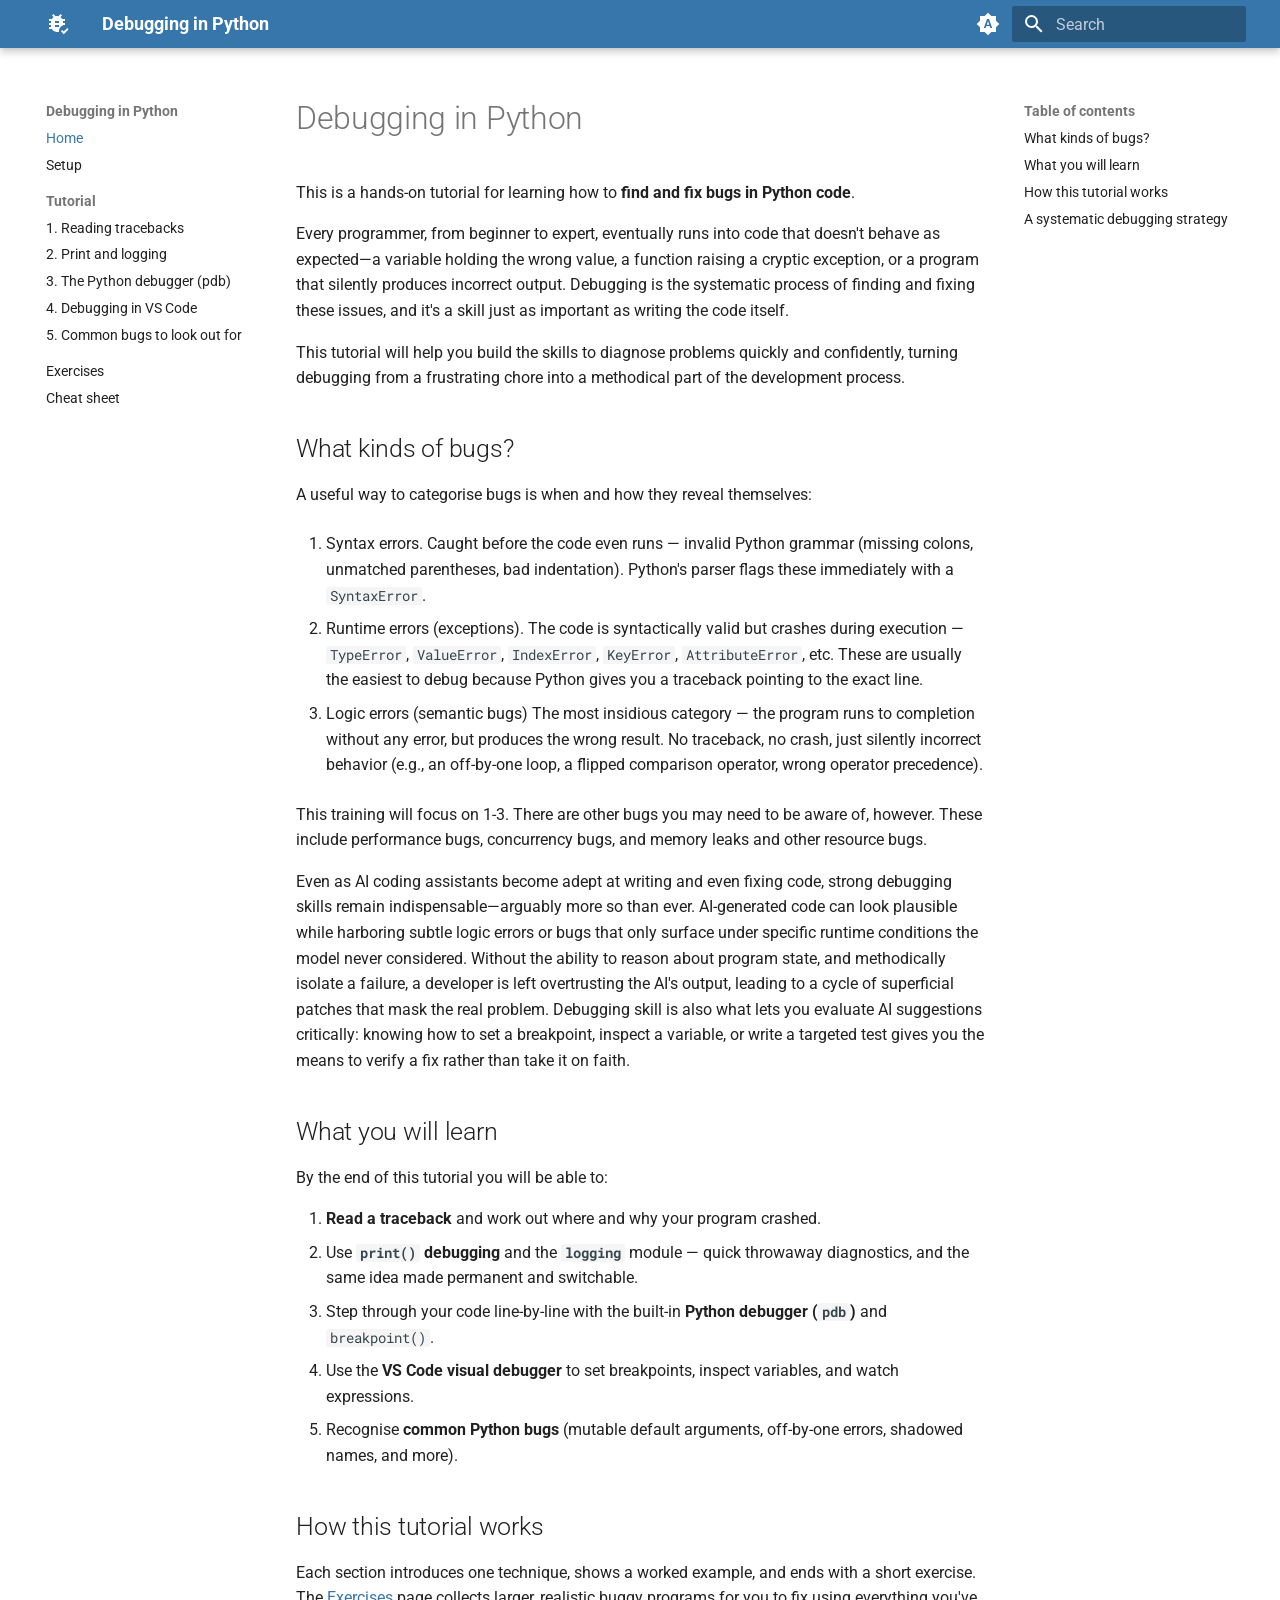
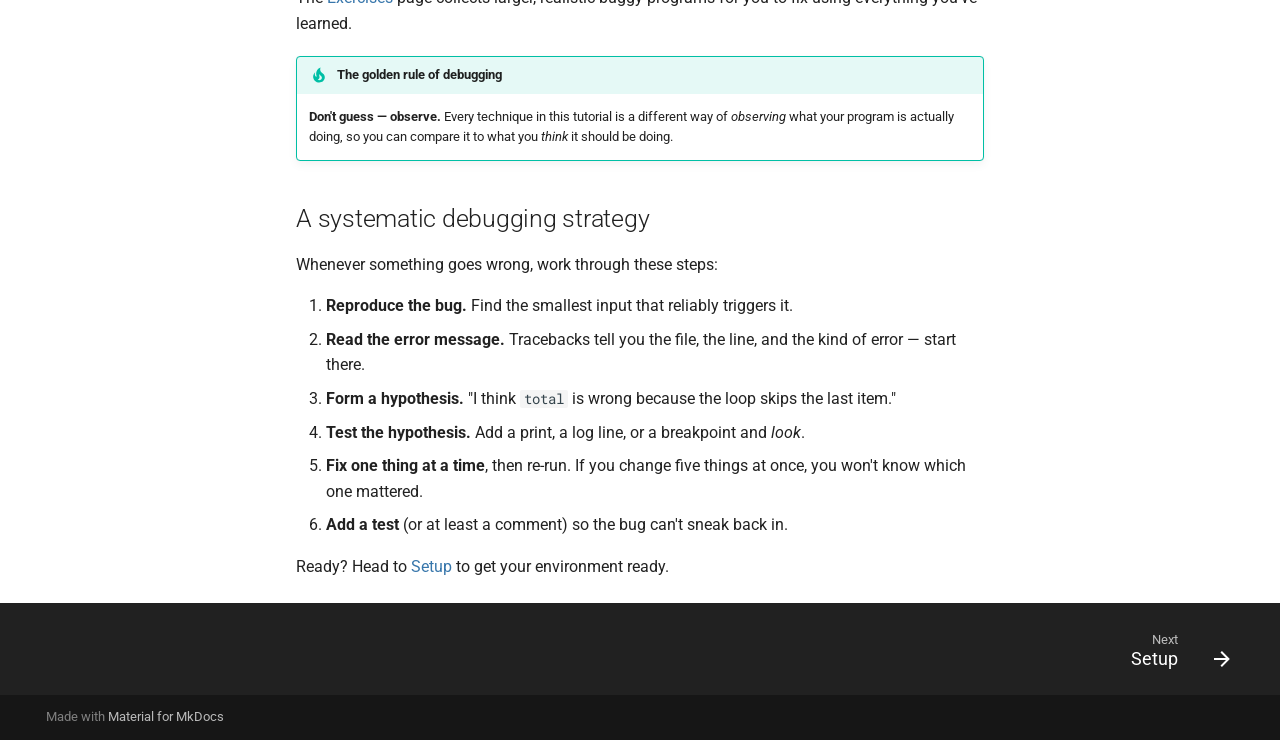
<file: index.html>
<!doctype html>
<html lang="en" class="no-js">
  <head>
    
      <meta charset="utf-8">
      <meta name="viewport" content="width=device-width,initial-scale=1">
      
        <meta name="description" content="A hands-on workshop for learning how to debug Python code.">
      
      
        <meta name="author" content="Geoffrey Weal">
      
      
      
      
        <link rel="next" href="setup.html">
      
      
        
      
      
      <link rel="icon" href="assets/images/favicon.png">
      <meta name="generator" content="mkdocs-1.6.1, mkdocs-material-9.7.7">
    
    
      
        <title>Debugging in Python</title>
      
    
    
      <link rel="stylesheet" href="assets/stylesheets/main.ec1eaa64.min.css">
      
        
        <link rel="stylesheet" href="assets/stylesheets/palette.ab4e12ef.min.css">
      
      


    
    
      
    
    
      
        
        
        <link rel="preconnect" href="https://fonts.gstatic.com" crossorigin>
        <link rel="stylesheet" href="https://fonts.googleapis.com/css?family=Roboto:300,300i,400,400i,700,700i%7CRoboto+Mono:400,400i,700,700i&display=fallback">
        <style>:root{--md-text-font:"Roboto";--md-code-font:"Roboto Mono"}</style>
      
    
    
      <link rel="stylesheet" href="stylesheets/extra.css">
    
    <script>__md_scope=new URL(".",location),__md_hash=e=>[...e].reduce(((e,_)=>(e<<5)-e+_.charCodeAt(0)),0),__md_get=(e,_=localStorage,t=__md_scope)=>JSON.parse(_.getItem(t.pathname+"."+e)),__md_set=(e,_,t=localStorage,a=__md_scope)=>{try{t.setItem(a.pathname+"."+e,JSON.stringify(_))}catch(e){}}</script>
    
      

    
    
  </head>
  
  
    
    
      
    
    
    
    
    <body dir="ltr" data-md-color-scheme="default" data-md-color-primary="custom" data-md-color-accent="deep-orange">
  
    
    <input class="md-toggle" data-md-toggle="drawer" type="checkbox" id="__drawer" autocomplete="off">
    <input class="md-toggle" data-md-toggle="search" type="checkbox" id="__search" autocomplete="off">
    <label class="md-overlay" for="__drawer"></label>
    <div data-md-component="skip">
      
        
        <a href="#debugging-in-python" class="md-skip">
          Skip to content
        </a>
      
    </div>
    <div data-md-component="announce">
      
    </div>
    
    
      

  

<header class="md-header md-header--shadow" data-md-component="header">
  <nav class="md-header__inner md-grid" aria-label="Header">
    <a href="index.html" title="Debugging in Python" class="md-header__button md-logo" aria-label="Debugging in Python" data-md-component="logo">
      
  
  <svg xmlns="http://www.w3.org/2000/svg" viewBox="0 0 24 24"><path d="M19 7h-2.81c-.45-.8-1.07-1.5-1.82-2L16 3.41 14.59 2l-2.17 2.17a6 6 0 0 0-2.83 0L7.41 2 6 3.41 7.62 5c-.75.5-1.36 1.21-1.81 2H3v2h2.09c-.06.33-.09.66-.09 1v1H3v2h2v1c0 .34.03.67.09 1H3v2h2.81A6 6 0 0 0 13 19.65V19c0-2.54 1.61-4.8 4-5.65V13h2v-2h-2v-1c0-.34-.03-.67-.09-1H19zm-6 8H9v-2h4zm0-4H9V9h4zm4.75 11.16-2.75-3L16.16 18l1.59 1.59L21.34 16l1.16 1.41z"/></svg>

    </a>
    <label class="md-header__button md-icon" for="__drawer">
      
      <svg xmlns="http://www.w3.org/2000/svg" viewBox="0 0 24 24"><path d="M3 6h18v2H3zm0 5h18v2H3zm0 5h18v2H3z"/></svg>
    </label>
    <div class="md-header__title" data-md-component="header-title">
      <div class="md-header__ellipsis">
        <div class="md-header__topic">
          <span class="md-ellipsis">
            Debugging in Python
          </span>
        </div>
        <div class="md-header__topic" data-md-component="header-topic">
          <span class="md-ellipsis">
            
              Home
            
          </span>
        </div>
      </div>
    </div>
    
      
        <form class="md-header__option" data-md-component="palette">
  
    
    
    
    <input class="md-option" data-md-color-media="(prefers-color-scheme)" data-md-color-scheme="default" data-md-color-primary="custom" data-md-color-accent="deep-orange"  aria-label="Switch to light mode"  type="radio" name="__palette" id="__palette_0">
    
      <label class="md-header__button md-icon" title="Switch to light mode" for="__palette_1" hidden>
        <svg xmlns="http://www.w3.org/2000/svg" viewBox="0 0 24 24"><path d="m14.3 16-.7-2h-3.2l-.7 2H7.8L11 7h2l3.2 9zM20 8.69V4h-4.69L12 .69 8.69 4H4v4.69L.69 12 4 15.31V20h4.69L12 23.31 15.31 20H20v-4.69L23.31 12zm-9.15 3.96h2.3L12 9z"/></svg>
      </label>
    
  
    
    
    
    <input class="md-option" data-md-color-media="(prefers-color-scheme: light)" data-md-color-scheme="default" data-md-color-primary="custom" data-md-color-accent="deep-orange"  aria-label="Switch to dark mode"  type="radio" name="__palette" id="__palette_1">
    
      <label class="md-header__button md-icon" title="Switch to dark mode" for="__palette_2" hidden>
        <svg xmlns="http://www.w3.org/2000/svg" viewBox="0 0 24 24"><path d="M12 8a4 4 0 0 0-4 4 4 4 0 0 0 4 4 4 4 0 0 0 4-4 4 4 0 0 0-4-4m0 10a6 6 0 0 1-6-6 6 6 0 0 1 6-6 6 6 0 0 1 6 6 6 6 0 0 1-6 6m8-9.31V4h-4.69L12 .69 8.69 4H4v4.69L.69 12 4 15.31V20h4.69L12 23.31 15.31 20H20v-4.69L23.31 12z"/></svg>
      </label>
    
  
    
    
    
    <input class="md-option" data-md-color-media="(prefers-color-scheme: dark)" data-md-color-scheme="slate" data-md-color-primary="custom" data-md-color-accent="deep-orange"  aria-label="Switch to system preference"  type="radio" name="__palette" id="__palette_2">
    
      <label class="md-header__button md-icon" title="Switch to system preference" for="__palette_0" hidden>
        <svg xmlns="http://www.w3.org/2000/svg" viewBox="0 0 24 24"><path d="M12 18c-.89 0-1.74-.2-2.5-.55C11.56 16.5 13 14.42 13 12s-1.44-4.5-3.5-5.45C10.26 6.2 11.11 6 12 6a6 6 0 0 1 6 6 6 6 0 0 1-6 6m8-9.31V4h-4.69L12 .69 8.69 4H4v4.69L.69 12 4 15.31V20h4.69L12 23.31 15.31 20H20v-4.69L23.31 12z"/></svg>
      </label>
    
  
</form>
      
    
    
      <script>var palette=__md_get("__palette");if(palette&&palette.color){if("(prefers-color-scheme)"===palette.color.media){var media=matchMedia("(prefers-color-scheme: light)"),input=document.querySelector(media.matches?"[data-md-color-media='(prefers-color-scheme: light)']":"[data-md-color-media='(prefers-color-scheme: dark)']");palette.color.media=input.getAttribute("data-md-color-media"),palette.color.scheme=input.getAttribute("data-md-color-scheme"),palette.color.primary=input.getAttribute("data-md-color-primary"),palette.color.accent=input.getAttribute("data-md-color-accent")}for(var[key,value]of Object.entries(palette.color))document.body.setAttribute("data-md-color-"+key,value)}</script>
    
    
    
      
      
        <label class="md-header__button md-icon" for="__search">
          
          <svg xmlns="http://www.w3.org/2000/svg" viewBox="0 0 24 24"><path d="M9.5 3A6.5 6.5 0 0 1 16 9.5c0 1.61-.59 3.09-1.56 4.23l.27.27h.79l5 5-1.5 1.5-5-5v-.79l-.27-.27A6.52 6.52 0 0 1 9.5 16 6.5 6.5 0 0 1 3 9.5 6.5 6.5 0 0 1 9.5 3m0 2C7 5 5 7 5 9.5S7 14 9.5 14 14 12 14 9.5 12 5 9.5 5"/></svg>
        </label>
        <div class="md-search" data-md-component="search" role="dialog">
  <label class="md-search__overlay" for="__search"></label>
  <div class="md-search__inner" role="search">
    <form class="md-search__form" name="search">
      <input type="text" class="md-search__input" name="query" aria-label="Search" placeholder="Search" autocapitalize="off" autocorrect="off" autocomplete="off" spellcheck="false" data-md-component="search-query" required>
      <label class="md-search__icon md-icon" for="__search">
        
        <svg xmlns="http://www.w3.org/2000/svg" viewBox="0 0 24 24"><path d="M9.5 3A6.5 6.5 0 0 1 16 9.5c0 1.61-.59 3.09-1.56 4.23l.27.27h.79l5 5-1.5 1.5-5-5v-.79l-.27-.27A6.52 6.52 0 0 1 9.5 16 6.5 6.5 0 0 1 3 9.5 6.5 6.5 0 0 1 9.5 3m0 2C7 5 5 7 5 9.5S7 14 9.5 14 14 12 14 9.5 12 5 9.5 5"/></svg>
        
        <svg xmlns="http://www.w3.org/2000/svg" viewBox="0 0 24 24"><path d="M20 11v2H8l5.5 5.5-1.42 1.42L4.16 12l7.92-7.92L13.5 5.5 8 11z"/></svg>
      </label>
      <nav class="md-search__options" aria-label="Search">
        
        <button type="reset" class="md-search__icon md-icon" title="Clear" aria-label="Clear" tabindex="-1">
          
          <svg xmlns="http://www.w3.org/2000/svg" viewBox="0 0 24 24"><path d="M19 6.41 17.59 5 12 10.59 6.41 5 5 6.41 10.59 12 5 17.59 6.41 19 12 13.41 17.59 19 19 17.59 13.41 12z"/></svg>
        </button>
      </nav>
      
        <div class="md-search__suggest" data-md-component="search-suggest"></div>
      
    </form>
    <div class="md-search__output">
      <div class="md-search__scrollwrap" tabindex="0" data-md-scrollfix>
        <div class="md-search-result" data-md-component="search-result">
          <div class="md-search-result__meta">
            Initializing search
          </div>
          <ol class="md-search-result__list" role="presentation"></ol>
        </div>
      </div>
    </div>
  </div>
</div>
      
    
    
  </nav>
  
</header>
    
    <div class="md-container" data-md-component="container">
      
      
        
          
        
      
      <main class="md-main" data-md-component="main">
        <div class="md-main__inner md-grid">
          
            
              
              <div class="md-sidebar md-sidebar--primary" data-md-component="sidebar" data-md-type="navigation" >
                <div class="md-sidebar__scrollwrap">
                  <div class="md-sidebar__inner">
                    



<nav class="md-nav md-nav--primary" aria-label="Navigation" data-md-level="0">
  <label class="md-nav__title" for="__drawer">
    <a href="index.html" title="Debugging in Python" class="md-nav__button md-logo" aria-label="Debugging in Python" data-md-component="logo">
      
  
  <svg xmlns="http://www.w3.org/2000/svg" viewBox="0 0 24 24"><path d="M19 7h-2.81c-.45-.8-1.07-1.5-1.82-2L16 3.41 14.59 2l-2.17 2.17a6 6 0 0 0-2.83 0L7.41 2 6 3.41 7.62 5c-.75.5-1.36 1.21-1.81 2H3v2h2.09c-.06.33-.09.66-.09 1v1H3v2h2v1c0 .34.03.67.09 1H3v2h2.81A6 6 0 0 0 13 19.65V19c0-2.54 1.61-4.8 4-5.65V13h2v-2h-2v-1c0-.34-.03-.67-.09-1H19zm-6 8H9v-2h4zm0-4H9V9h4zm4.75 11.16-2.75-3L16.16 18l1.59 1.59L21.34 16l1.16 1.41z"/></svg>

    </a>
    Debugging in Python
  </label>
  
  <ul class="md-nav__list" data-md-scrollfix>
    
      
      
  
  
    
  
  
  
    <li class="md-nav__item md-nav__item--active">
      
      <input class="md-nav__toggle md-toggle" type="checkbox" id="__toc">
      
      
        
      
      
        <label class="md-nav__link md-nav__link--active" for="__toc">
          
  
  
  <span class="md-ellipsis">
    
  
    Home
  

    
  </span>
  
  

          <span class="md-nav__icon md-icon"></span>
        </label>
      
      <a href="index.html" class="md-nav__link md-nav__link--active">
        
  
  
  <span class="md-ellipsis">
    
  
    Home
  

    
  </span>
  
  

      </a>
      
        

<nav class="md-nav md-nav--secondary" aria-label="Table of contents">
  
  
  
    
  
  
    <label class="md-nav__title" for="__toc">
      <span class="md-nav__icon md-icon"></span>
      Table of contents
    </label>
    <ul class="md-nav__list" data-md-component="toc" data-md-scrollfix>
      
        <li class="md-nav__item">
  <a href="#what-kinds-of-bugs" class="md-nav__link">
    <span class="md-ellipsis">
      
        What kinds of bugs?
      
    </span>
  </a>
  
</li>
      
        <li class="md-nav__item">
  <a href="#what-you-will-learn" class="md-nav__link">
    <span class="md-ellipsis">
      
        What you will learn
      
    </span>
  </a>
  
</li>
      
        <li class="md-nav__item">
  <a href="#how-this-tutorial-works" class="md-nav__link">
    <span class="md-ellipsis">
      
        How this tutorial works
      
    </span>
  </a>
  
</li>
      
        <li class="md-nav__item">
  <a href="#a-systematic-debugging-strategy" class="md-nav__link">
    <span class="md-ellipsis">
      
        A systematic debugging strategy
      
    </span>
  </a>
  
</li>
      
    </ul>
  
</nav>
      
    </li>
  

    
      
      
  
  
  
  
    <li class="md-nav__item">
      <a href="setup.html" class="md-nav__link">
        
  
  
  <span class="md-ellipsis">
    
  
    Setup
  

    
  </span>
  
  

      </a>
    </li>
  

    
      
      
  
  
  
  
    
    
    
    
      
        
        
      
    
    
    <li class="md-nav__item md-nav__item--section md-nav__item--nested">
      
        
        
        <input class="md-nav__toggle md-toggle " type="checkbox" id="__nav_3" >
        
          
          <label class="md-nav__link" for="__nav_3" id="__nav_3_label" tabindex="">
            
  
  
  <span class="md-ellipsis">
    
  
    Tutorial
  

    
  </span>
  
  

            <span class="md-nav__icon md-icon"></span>
          </label>
        
        <nav class="md-nav" data-md-level="1" aria-labelledby="__nav_3_label" aria-expanded="false">
          <label class="md-nav__title" for="__nav_3">
            <span class="md-nav__icon md-icon"></span>
            
  
    Tutorial
  

          </label>
          <ul class="md-nav__list" data-md-scrollfix>
            
              
                
  
  
  
  
    <li class="md-nav__item">
      <a href="01-tracebacks.html" class="md-nav__link">
        
  
  
  <span class="md-ellipsis">
    
  
    1. Reading tracebacks
  

    
  </span>
  
  

      </a>
    </li>
  

              
            
              
                
  
  
  
  
    <li class="md-nav__item">
      <a href="02-print-and-logging.html" class="md-nav__link">
        
  
  
  <span class="md-ellipsis">
    
  
    2. Print and logging
  

    
  </span>
  
  

      </a>
    </li>
  

              
            
              
                
  
  
  
  
    <li class="md-nav__item">
      <a href="03-pdb.html" class="md-nav__link">
        
  
  
  <span class="md-ellipsis">
    
  
    3. The Python debugger (pdb)
  

    
  </span>
  
  

      </a>
    </li>
  

              
            
              
                
  
  
  
  
    <li class="md-nav__item">
      <a href="04-vscode.html" class="md-nav__link">
        
  
  
  <span class="md-ellipsis">
    
  
    4. Debugging in VS Code
  

    
  </span>
  
  

      </a>
    </li>
  

              
            
              
                
  
  
  
  
    <li class="md-nav__item">
      <a href="05-common-bugs.html" class="md-nav__link">
        
  
  
  <span class="md-ellipsis">
    
  
    5. Common bugs to look out for
  

    
  </span>
  
  

      </a>
    </li>
  

              
            
          </ul>
        </nav>
      
    </li>
  

    
      
      
  
  
  
  
    <li class="md-nav__item">
      <a href="exercises.html" class="md-nav__link">
        
  
  
  <span class="md-ellipsis">
    
  
    Exercises
  

    
  </span>
  
  

      </a>
    </li>
  

    
      
      
  
  
  
  
    <li class="md-nav__item">
      <a href="cheatsheet.html" class="md-nav__link">
        
  
  
  <span class="md-ellipsis">
    
  
    Cheat sheet
  

    
  </span>
  
  

      </a>
    </li>
  

    
  </ul>
</nav>
                  </div>
                </div>
              </div>
            
            
              
              <div class="md-sidebar md-sidebar--secondary" data-md-component="sidebar" data-md-type="toc" >
                <div class="md-sidebar__scrollwrap">
                  <div class="md-sidebar__inner">
                    

<nav class="md-nav md-nav--secondary" aria-label="Table of contents">
  
  
  
    
  
  
    <label class="md-nav__title" for="__toc">
      <span class="md-nav__icon md-icon"></span>
      Table of contents
    </label>
    <ul class="md-nav__list" data-md-component="toc" data-md-scrollfix>
      
        <li class="md-nav__item">
  <a href="#what-kinds-of-bugs" class="md-nav__link">
    <span class="md-ellipsis">
      
        What kinds of bugs?
      
    </span>
  </a>
  
</li>
      
        <li class="md-nav__item">
  <a href="#what-you-will-learn" class="md-nav__link">
    <span class="md-ellipsis">
      
        What you will learn
      
    </span>
  </a>
  
</li>
      
        <li class="md-nav__item">
  <a href="#how-this-tutorial-works" class="md-nav__link">
    <span class="md-ellipsis">
      
        How this tutorial works
      
    </span>
  </a>
  
</li>
      
        <li class="md-nav__item">
  <a href="#a-systematic-debugging-strategy" class="md-nav__link">
    <span class="md-ellipsis">
      
        A systematic debugging strategy
      
    </span>
  </a>
  
</li>
      
    </ul>
  
</nav>
                  </div>
                </div>
              </div>
            
          
          
            <div class="md-content" data-md-component="content">
              
              <article class="md-content__inner md-typeset">
                
                  



<h1 id="debugging-in-python">Debugging in Python<a class="headerlink" href="#debugging-in-python" title="Permanent link">&para;</a></h1>
<p>This is a hands-on tutorial for learning how to <strong>find and fix bugs in Python code</strong>.</p>
<p>Every programmer, from beginner to expert, eventually runs into code that doesn't behave as expected—a variable holding the wrong value, a function raising a cryptic exception, or a program that silently produces incorrect output. Debugging is the systematic process of finding and fixing these issues, and it's a skill just as important as writing the code itself. </p>
<p>This tutorial will help you build the skills to diagnose problems quickly and confidently, turning debugging from a frustrating chore into a methodical part of the development process.</p>
<h2 id="what-kinds-of-bugs">What kinds of bugs?<a class="headerlink" href="#what-kinds-of-bugs" title="Permanent link">&para;</a></h2>
<p>A useful way to categorise bugs is when and how they reveal themselves:</p>
<ol>
<li>
<p>Syntax errors. Caught before the code even runs — invalid Python grammar (missing colons, unmatched parentheses, bad indentation). Python's parser flags these immediately with a <code>SyntaxError</code>.</p>
</li>
<li>
<p>Runtime errors (exceptions). The code is syntactically valid but crashes during execution — <code>TypeError</code>, <code>ValueError</code>, <code>IndexError</code>, <code>KeyError</code>, <code>AttributeError</code>, etc. These are usually the easiest to debug because Python gives you a traceback pointing to the exact line.</p>
</li>
<li>
<p>Logic errors (semantic bugs)
The most insidious category — the program runs to completion without any error, but produces the wrong result. No traceback, no crash, just silently incorrect behavior (e.g., an off-by-one loop, a flipped comparison operator, wrong operator precedence).</p>
</li>
</ol>
<p>This training will focus on 1-3. There are other bugs you may need to be aware of, however. These include performance bugs, concurrency bugs, and memory leaks and other resource bugs.</p>
<p>Even as AI coding assistants become adept at writing and even fixing code, strong debugging skills remain indispensable—arguably more so than ever. AI-generated code can look plausible while harboring subtle logic errors or bugs that only surface under specific runtime conditions the model never considered. Without the ability to reason about program state, and methodically isolate a failure, a developer is left overtrusting the AI's output, leading to a cycle of superficial patches that mask the real problem. Debugging skill is also what lets you evaluate AI suggestions critically: knowing how to set a breakpoint, inspect a variable, or write a targeted test gives you the means to verify a fix rather than take it on faith.</p>
<h2 id="what-you-will-learn">What you will learn<a class="headerlink" href="#what-you-will-learn" title="Permanent link">&para;</a></h2>
<p>By the end of this tutorial you will be able to:</p>
<ol>
<li><strong>Read a traceback</strong> and work out where and why your program crashed.</li>
<li>Use <strong><code>print()</code> debugging</strong> and the <strong><code>logging</code></strong> module — quick throwaway diagnostics, and the same idea made permanent and switchable.</li>
<li>Step through your code line-by-line with the built-in <strong>Python debugger (<code>pdb</code>)</strong> and <code>breakpoint()</code>.</li>
<li>Use the <strong>VS Code visual debugger</strong> to set breakpoints, inspect variables, and watch expressions.</li>
<li>Recognise <strong>common Python bugs</strong> (mutable default arguments, off-by-one errors, shadowed names, and more).</li>
</ol>
<h2 id="how-this-tutorial-works">How this tutorial works<a class="headerlink" href="#how-this-tutorial-works" title="Permanent link">&para;</a></h2>
<p>Each section introduces one technique, shows a worked example, and ends with a short exercise. The <a href="exercises.html">Exercises</a> page collects larger, realistic buggy programs for you to fix using everything you've learned.</p>
<div class="admonition tip">
<p class="admonition-title">The golden rule of debugging</p>
<p><strong>Don't guess — observe.</strong> Every technique in this tutorial is a different way of <em>observing</em> what your program is actually doing, so you can compare it to what you <em>think</em> it should be doing.</p>
</div>
<h2 id="a-systematic-debugging-strategy">A systematic debugging strategy<a class="headerlink" href="#a-systematic-debugging-strategy" title="Permanent link">&para;</a></h2>
<p>Whenever something goes wrong, work through these steps:</p>
<ol>
<li><strong>Reproduce the bug.</strong> Find the smallest input that reliably triggers it.</li>
<li><strong>Read the error message.</strong> Tracebacks tell you the file, the line, and the kind of error — start there.</li>
<li><strong>Form a hypothesis.</strong> "I think <code>total</code> is wrong because the loop skips the last item."</li>
<li><strong>Test the hypothesis.</strong> Add a print, a log line, or a breakpoint and <em>look</em>.</li>
<li><strong>Fix one thing at a time</strong>, then re-run. If you change five things at once, you won't know which one mattered.</li>
<li><strong>Add a test</strong> (or at least a comment) so the bug can't sneak back in.</li>
</ol>
<p>Ready? Head to <a href="setup.html">Setup</a> to get your environment ready.</p>












                
              </article>
            </div>
          
          
<script>var target=document.getElementById(location.hash.slice(1));target&&target.name&&(target.checked=target.name.startsWith("__tabbed_"))</script>
        </div>
        
          <button type="button" class="md-top md-icon" data-md-component="top" hidden>
  
  <svg xmlns="http://www.w3.org/2000/svg" viewBox="0 0 24 24"><path d="M13 20h-2V8l-5.5 5.5-1.42-1.42L12 4.16l7.92 7.92-1.42 1.42L13 8z"/></svg>
  Back to top
</button>
        
      </main>
      
        <footer class="md-footer">
  
    
      
      <nav class="md-footer__inner md-grid" aria-label="Footer" >
        
        
          
          <a href="setup.html" class="md-footer__link md-footer__link--next" aria-label="Next: Setup">
            <div class="md-footer__title">
              <span class="md-footer__direction">
                Next
              </span>
              <div class="md-ellipsis">
                Setup
              </div>
            </div>
            <div class="md-footer__button md-icon">
              
              <svg xmlns="http://www.w3.org/2000/svg" viewBox="0 0 24 24"><path d="M4 11v2h12l-5.5 5.5 1.42 1.42L19.84 12l-7.92-7.92L10.5 5.5 16 11z"/></svg>
            </div>
          </a>
        
      </nav>
    
  
  <div class="md-footer-meta md-typeset">
    <div class="md-footer-meta__inner md-grid">
      <div class="md-copyright">
  
  
    Made with
    <a href="https://squidfunk.github.io/mkdocs-material/" target="_blank" rel="noopener">
      Material for MkDocs
    </a>
  
</div>
      
    </div>
  </div>
</footer>
      
    </div>
    <div class="md-dialog" data-md-component="dialog">
      <div class="md-dialog__inner md-typeset"></div>
    </div>
    
    
    
      
      
      <script id="__config" type="application/json">{"annotate": null, "base": ".", "features": ["navigation.footer", "navigation.top", "navigation.sections", "content.code.copy", "content.code.annotate", "search.suggest", "search.highlight"], "search": "assets/javascripts/workers/search.2c215733.min.js", "tags": null, "translations": {"clipboard.copied": "Copied to clipboard", "clipboard.copy": "Copy to clipboard", "search.result.more.one": "1 more on this page", "search.result.more.other": "# more on this page", "search.result.none": "No matching documents", "search.result.one": "1 matching document", "search.result.other": "# matching documents", "search.result.placeholder": "Type to start searching", "search.result.term.missing": "Missing", "select.version": "Select version"}, "version": null}</script>
    
    
      <script src="assets/javascripts/bundle.d7400e89.min.js"></script>
      
    
  </body>
</html>
</file>
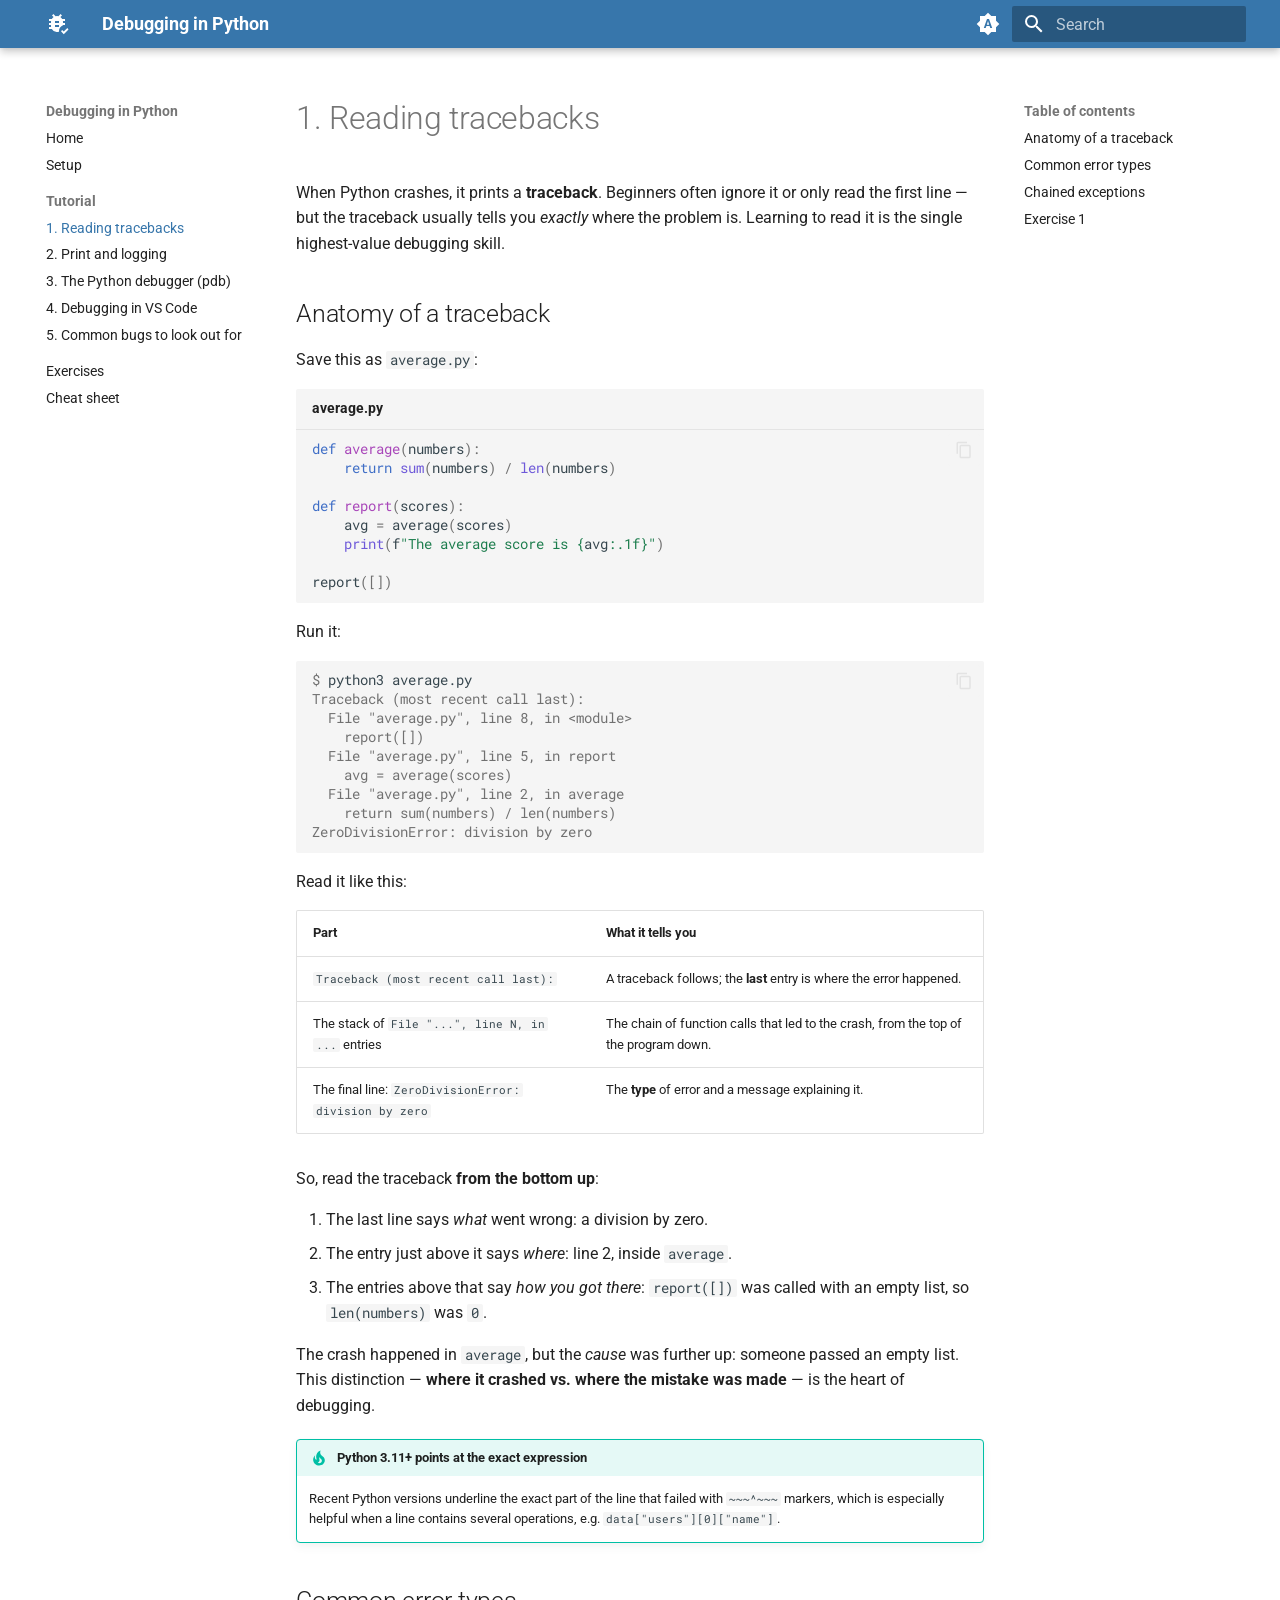
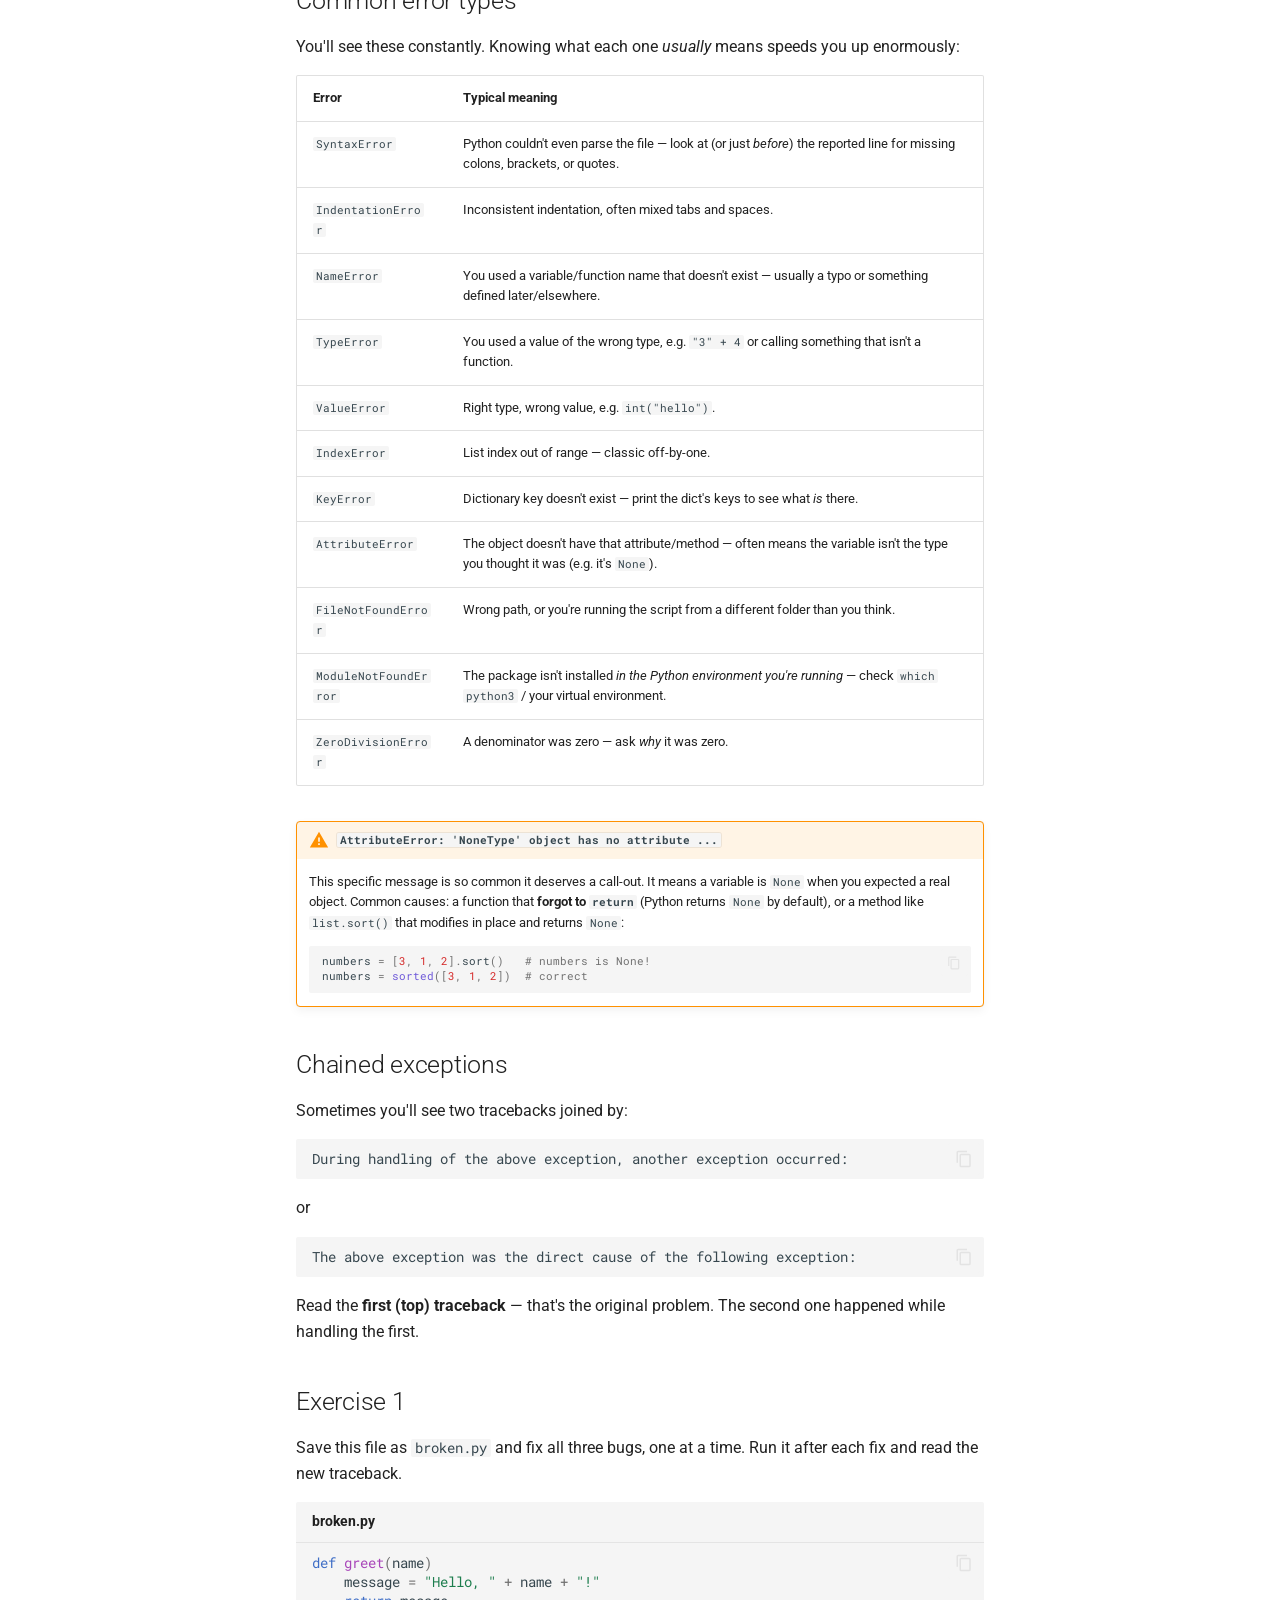
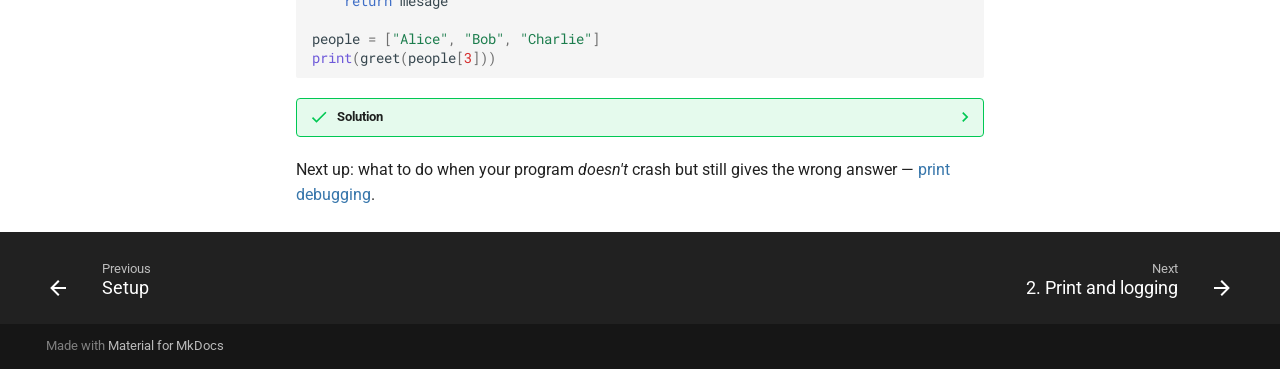
<file: 01-tracebacks.html>
<!doctype html>
<html lang="en" class="no-js">
  <head>
    
      <meta charset="utf-8">
      <meta name="viewport" content="width=device-width,initial-scale=1">
      
        <meta name="description" content="A hands-on workshop for learning how to debug Python code.">
      
      
        <meta name="author" content="Geoffrey Weal">
      
      
      
        <link rel="prev" href="setup.html">
      
      
        <link rel="next" href="02-print-and-logging.html">
      
      
        
      
      
      <link rel="icon" href="assets/images/favicon.png">
      <meta name="generator" content="mkdocs-1.6.1, mkdocs-material-9.7.7">
    
    
      
        <title>1. Reading tracebacks - Debugging in Python</title>
      
    
    
      <link rel="stylesheet" href="assets/stylesheets/main.ec1eaa64.min.css">
      
        
        <link rel="stylesheet" href="assets/stylesheets/palette.ab4e12ef.min.css">
      
      


    
    
      
    
    
      
        
        
        <link rel="preconnect" href="https://fonts.gstatic.com" crossorigin>
        <link rel="stylesheet" href="https://fonts.googleapis.com/css?family=Roboto:300,300i,400,400i,700,700i%7CRoboto+Mono:400,400i,700,700i&display=fallback">
        <style>:root{--md-text-font:"Roboto";--md-code-font:"Roboto Mono"}</style>
      
    
    
      <link rel="stylesheet" href="stylesheets/extra.css">
    
    <script>__md_scope=new URL(".",location),__md_hash=e=>[...e].reduce(((e,_)=>(e<<5)-e+_.charCodeAt(0)),0),__md_get=(e,_=localStorage,t=__md_scope)=>JSON.parse(_.getItem(t.pathname+"."+e)),__md_set=(e,_,t=localStorage,a=__md_scope)=>{try{t.setItem(a.pathname+"."+e,JSON.stringify(_))}catch(e){}}</script>
    
      

    
    
  </head>
  
  
    
    
      
    
    
    
    
    <body dir="ltr" data-md-color-scheme="default" data-md-color-primary="custom" data-md-color-accent="deep-orange">
  
    
    <input class="md-toggle" data-md-toggle="drawer" type="checkbox" id="__drawer" autocomplete="off">
    <input class="md-toggle" data-md-toggle="search" type="checkbox" id="__search" autocomplete="off">
    <label class="md-overlay" for="__drawer"></label>
    <div data-md-component="skip">
      
        
        <a href="#1-reading-tracebacks" class="md-skip">
          Skip to content
        </a>
      
    </div>
    <div data-md-component="announce">
      
    </div>
    
    
      

  

<header class="md-header md-header--shadow" data-md-component="header">
  <nav class="md-header__inner md-grid" aria-label="Header">
    <a href="index.html" title="Debugging in Python" class="md-header__button md-logo" aria-label="Debugging in Python" data-md-component="logo">
      
  
  <svg xmlns="http://www.w3.org/2000/svg" viewBox="0 0 24 24"><path d="M19 7h-2.81c-.45-.8-1.07-1.5-1.82-2L16 3.41 14.59 2l-2.17 2.17a6 6 0 0 0-2.83 0L7.41 2 6 3.41 7.62 5c-.75.5-1.36 1.21-1.81 2H3v2h2.09c-.06.33-.09.66-.09 1v1H3v2h2v1c0 .34.03.67.09 1H3v2h2.81A6 6 0 0 0 13 19.65V19c0-2.54 1.61-4.8 4-5.65V13h2v-2h-2v-1c0-.34-.03-.67-.09-1H19zm-6 8H9v-2h4zm0-4H9V9h4zm4.75 11.16-2.75-3L16.16 18l1.59 1.59L21.34 16l1.16 1.41z"/></svg>

    </a>
    <label class="md-header__button md-icon" for="__drawer">
      
      <svg xmlns="http://www.w3.org/2000/svg" viewBox="0 0 24 24"><path d="M3 6h18v2H3zm0 5h18v2H3zm0 5h18v2H3z"/></svg>
    </label>
    <div class="md-header__title" data-md-component="header-title">
      <div class="md-header__ellipsis">
        <div class="md-header__topic">
          <span class="md-ellipsis">
            Debugging in Python
          </span>
        </div>
        <div class="md-header__topic" data-md-component="header-topic">
          <span class="md-ellipsis">
            
              1. Reading tracebacks
            
          </span>
        </div>
      </div>
    </div>
    
      
        <form class="md-header__option" data-md-component="palette">
  
    
    
    
    <input class="md-option" data-md-color-media="(prefers-color-scheme)" data-md-color-scheme="default" data-md-color-primary="custom" data-md-color-accent="deep-orange"  aria-label="Switch to light mode"  type="radio" name="__palette" id="__palette_0">
    
      <label class="md-header__button md-icon" title="Switch to light mode" for="__palette_1" hidden>
        <svg xmlns="http://www.w3.org/2000/svg" viewBox="0 0 24 24"><path d="m14.3 16-.7-2h-3.2l-.7 2H7.8L11 7h2l3.2 9zM20 8.69V4h-4.69L12 .69 8.69 4H4v4.69L.69 12 4 15.31V20h4.69L12 23.31 15.31 20H20v-4.69L23.31 12zm-9.15 3.96h2.3L12 9z"/></svg>
      </label>
    
  
    
    
    
    <input class="md-option" data-md-color-media="(prefers-color-scheme: light)" data-md-color-scheme="default" data-md-color-primary="custom" data-md-color-accent="deep-orange"  aria-label="Switch to dark mode"  type="radio" name="__palette" id="__palette_1">
    
      <label class="md-header__button md-icon" title="Switch to dark mode" for="__palette_2" hidden>
        <svg xmlns="http://www.w3.org/2000/svg" viewBox="0 0 24 24"><path d="M12 8a4 4 0 0 0-4 4 4 4 0 0 0 4 4 4 4 0 0 0 4-4 4 4 0 0 0-4-4m0 10a6 6 0 0 1-6-6 6 6 0 0 1 6-6 6 6 0 0 1 6 6 6 6 0 0 1-6 6m8-9.31V4h-4.69L12 .69 8.69 4H4v4.69L.69 12 4 15.31V20h4.69L12 23.31 15.31 20H20v-4.69L23.31 12z"/></svg>
      </label>
    
  
    
    
    
    <input class="md-option" data-md-color-media="(prefers-color-scheme: dark)" data-md-color-scheme="slate" data-md-color-primary="custom" data-md-color-accent="deep-orange"  aria-label="Switch to system preference"  type="radio" name="__palette" id="__palette_2">
    
      <label class="md-header__button md-icon" title="Switch to system preference" for="__palette_0" hidden>
        <svg xmlns="http://www.w3.org/2000/svg" viewBox="0 0 24 24"><path d="M12 18c-.89 0-1.74-.2-2.5-.55C11.56 16.5 13 14.42 13 12s-1.44-4.5-3.5-5.45C10.26 6.2 11.11 6 12 6a6 6 0 0 1 6 6 6 6 0 0 1-6 6m8-9.31V4h-4.69L12 .69 8.69 4H4v4.69L.69 12 4 15.31V20h4.69L12 23.31 15.31 20H20v-4.69L23.31 12z"/></svg>
      </label>
    
  
</form>
      
    
    
      <script>var palette=__md_get("__palette");if(palette&&palette.color){if("(prefers-color-scheme)"===palette.color.media){var media=matchMedia("(prefers-color-scheme: light)"),input=document.querySelector(media.matches?"[data-md-color-media='(prefers-color-scheme: light)']":"[data-md-color-media='(prefers-color-scheme: dark)']");palette.color.media=input.getAttribute("data-md-color-media"),palette.color.scheme=input.getAttribute("data-md-color-scheme"),palette.color.primary=input.getAttribute("data-md-color-primary"),palette.color.accent=input.getAttribute("data-md-color-accent")}for(var[key,value]of Object.entries(palette.color))document.body.setAttribute("data-md-color-"+key,value)}</script>
    
    
    
      
      
        <label class="md-header__button md-icon" for="__search">
          
          <svg xmlns="http://www.w3.org/2000/svg" viewBox="0 0 24 24"><path d="M9.5 3A6.5 6.5 0 0 1 16 9.5c0 1.61-.59 3.09-1.56 4.23l.27.27h.79l5 5-1.5 1.5-5-5v-.79l-.27-.27A6.52 6.52 0 0 1 9.5 16 6.5 6.5 0 0 1 3 9.5 6.5 6.5 0 0 1 9.5 3m0 2C7 5 5 7 5 9.5S7 14 9.5 14 14 12 14 9.5 12 5 9.5 5"/></svg>
        </label>
        <div class="md-search" data-md-component="search" role="dialog">
  <label class="md-search__overlay" for="__search"></label>
  <div class="md-search__inner" role="search">
    <form class="md-search__form" name="search">
      <input type="text" class="md-search__input" name="query" aria-label="Search" placeholder="Search" autocapitalize="off" autocorrect="off" autocomplete="off" spellcheck="false" data-md-component="search-query" required>
      <label class="md-search__icon md-icon" for="__search">
        
        <svg xmlns="http://www.w3.org/2000/svg" viewBox="0 0 24 24"><path d="M9.5 3A6.5 6.5 0 0 1 16 9.5c0 1.61-.59 3.09-1.56 4.23l.27.27h.79l5 5-1.5 1.5-5-5v-.79l-.27-.27A6.52 6.52 0 0 1 9.5 16 6.5 6.5 0 0 1 3 9.5 6.5 6.5 0 0 1 9.5 3m0 2C7 5 5 7 5 9.5S7 14 9.5 14 14 12 14 9.5 12 5 9.5 5"/></svg>
        
        <svg xmlns="http://www.w3.org/2000/svg" viewBox="0 0 24 24"><path d="M20 11v2H8l5.5 5.5-1.42 1.42L4.16 12l7.92-7.92L13.5 5.5 8 11z"/></svg>
      </label>
      <nav class="md-search__options" aria-label="Search">
        
        <button type="reset" class="md-search__icon md-icon" title="Clear" aria-label="Clear" tabindex="-1">
          
          <svg xmlns="http://www.w3.org/2000/svg" viewBox="0 0 24 24"><path d="M19 6.41 17.59 5 12 10.59 6.41 5 5 6.41 10.59 12 5 17.59 6.41 19 12 13.41 17.59 19 19 17.59 13.41 12z"/></svg>
        </button>
      </nav>
      
        <div class="md-search__suggest" data-md-component="search-suggest"></div>
      
    </form>
    <div class="md-search__output">
      <div class="md-search__scrollwrap" tabindex="0" data-md-scrollfix>
        <div class="md-search-result" data-md-component="search-result">
          <div class="md-search-result__meta">
            Initializing search
          </div>
          <ol class="md-search-result__list" role="presentation"></ol>
        </div>
      </div>
    </div>
  </div>
</div>
      
    
    
  </nav>
  
</header>
    
    <div class="md-container" data-md-component="container">
      
      
        
          
        
      
      <main class="md-main" data-md-component="main">
        <div class="md-main__inner md-grid">
          
            
              
              <div class="md-sidebar md-sidebar--primary" data-md-component="sidebar" data-md-type="navigation" >
                <div class="md-sidebar__scrollwrap">
                  <div class="md-sidebar__inner">
                    



<nav class="md-nav md-nav--primary" aria-label="Navigation" data-md-level="0">
  <label class="md-nav__title" for="__drawer">
    <a href="index.html" title="Debugging in Python" class="md-nav__button md-logo" aria-label="Debugging in Python" data-md-component="logo">
      
  
  <svg xmlns="http://www.w3.org/2000/svg" viewBox="0 0 24 24"><path d="M19 7h-2.81c-.45-.8-1.07-1.5-1.82-2L16 3.41 14.59 2l-2.17 2.17a6 6 0 0 0-2.83 0L7.41 2 6 3.41 7.62 5c-.75.5-1.36 1.21-1.81 2H3v2h2.09c-.06.33-.09.66-.09 1v1H3v2h2v1c0 .34.03.67.09 1H3v2h2.81A6 6 0 0 0 13 19.65V19c0-2.54 1.61-4.8 4-5.65V13h2v-2h-2v-1c0-.34-.03-.67-.09-1H19zm-6 8H9v-2h4zm0-4H9V9h4zm4.75 11.16-2.75-3L16.16 18l1.59 1.59L21.34 16l1.16 1.41z"/></svg>

    </a>
    Debugging in Python
  </label>
  
  <ul class="md-nav__list" data-md-scrollfix>
    
      
      
  
  
  
  
    <li class="md-nav__item">
      <a href="index.html" class="md-nav__link">
        
  
  
  <span class="md-ellipsis">
    
  
    Home
  

    
  </span>
  
  

      </a>
    </li>
  

    
      
      
  
  
  
  
    <li class="md-nav__item">
      <a href="setup.html" class="md-nav__link">
        
  
  
  <span class="md-ellipsis">
    
  
    Setup
  

    
  </span>
  
  

      </a>
    </li>
  

    
      
      
  
  
    
  
  
  
    
    
    
    
      
        
        
      
    
    
    <li class="md-nav__item md-nav__item--active md-nav__item--section md-nav__item--nested">
      
        
        
        <input class="md-nav__toggle md-toggle " type="checkbox" id="__nav_3" checked>
        
          
          <label class="md-nav__link" for="__nav_3" id="__nav_3_label" tabindex="">
            
  
  
  <span class="md-ellipsis">
    
  
    Tutorial
  

    
  </span>
  
  

            <span class="md-nav__icon md-icon"></span>
          </label>
        
        <nav class="md-nav" data-md-level="1" aria-labelledby="__nav_3_label" aria-expanded="true">
          <label class="md-nav__title" for="__nav_3">
            <span class="md-nav__icon md-icon"></span>
            
  
    Tutorial
  

          </label>
          <ul class="md-nav__list" data-md-scrollfix>
            
              
                
  
  
    
  
  
  
    <li class="md-nav__item md-nav__item--active">
      
      <input class="md-nav__toggle md-toggle" type="checkbox" id="__toc">
      
      
        
      
      
        <label class="md-nav__link md-nav__link--active" for="__toc">
          
  
  
  <span class="md-ellipsis">
    
  
    1. Reading tracebacks
  

    
  </span>
  
  

          <span class="md-nav__icon md-icon"></span>
        </label>
      
      <a href="01-tracebacks.html" class="md-nav__link md-nav__link--active">
        
  
  
  <span class="md-ellipsis">
    
  
    1. Reading tracebacks
  

    
  </span>
  
  

      </a>
      
        

<nav class="md-nav md-nav--secondary" aria-label="Table of contents">
  
  
  
    
  
  
    <label class="md-nav__title" for="__toc">
      <span class="md-nav__icon md-icon"></span>
      Table of contents
    </label>
    <ul class="md-nav__list" data-md-component="toc" data-md-scrollfix>
      
        <li class="md-nav__item">
  <a href="#anatomy-of-a-traceback" class="md-nav__link">
    <span class="md-ellipsis">
      
        Anatomy of a traceback
      
    </span>
  </a>
  
</li>
      
        <li class="md-nav__item">
  <a href="#common-error-types" class="md-nav__link">
    <span class="md-ellipsis">
      
        Common error types
      
    </span>
  </a>
  
</li>
      
        <li class="md-nav__item">
  <a href="#chained-exceptions" class="md-nav__link">
    <span class="md-ellipsis">
      
        Chained exceptions
      
    </span>
  </a>
  
</li>
      
        <li class="md-nav__item">
  <a href="#exercise-1" class="md-nav__link">
    <span class="md-ellipsis">
      
        Exercise 1
      
    </span>
  </a>
  
</li>
      
    </ul>
  
</nav>
      
    </li>
  

              
            
              
                
  
  
  
  
    <li class="md-nav__item">
      <a href="02-print-and-logging.html" class="md-nav__link">
        
  
  
  <span class="md-ellipsis">
    
  
    2. Print and logging
  

    
  </span>
  
  

      </a>
    </li>
  

              
            
              
                
  
  
  
  
    <li class="md-nav__item">
      <a href="03-pdb.html" class="md-nav__link">
        
  
  
  <span class="md-ellipsis">
    
  
    3. The Python debugger (pdb)
  

    
  </span>
  
  

      </a>
    </li>
  

              
            
              
                
  
  
  
  
    <li class="md-nav__item">
      <a href="04-vscode.html" class="md-nav__link">
        
  
  
  <span class="md-ellipsis">
    
  
    4. Debugging in VS Code
  

    
  </span>
  
  

      </a>
    </li>
  

              
            
              
                
  
  
  
  
    <li class="md-nav__item">
      <a href="05-common-bugs.html" class="md-nav__link">
        
  
  
  <span class="md-ellipsis">
    
  
    5. Common bugs to look out for
  

    
  </span>
  
  

      </a>
    </li>
  

              
            
          </ul>
        </nav>
      
    </li>
  

    
      
      
  
  
  
  
    <li class="md-nav__item">
      <a href="exercises.html" class="md-nav__link">
        
  
  
  <span class="md-ellipsis">
    
  
    Exercises
  

    
  </span>
  
  

      </a>
    </li>
  

    
      
      
  
  
  
  
    <li class="md-nav__item">
      <a href="cheatsheet.html" class="md-nav__link">
        
  
  
  <span class="md-ellipsis">
    
  
    Cheat sheet
  

    
  </span>
  
  

      </a>
    </li>
  

    
  </ul>
</nav>
                  </div>
                </div>
              </div>
            
            
              
              <div class="md-sidebar md-sidebar--secondary" data-md-component="sidebar" data-md-type="toc" >
                <div class="md-sidebar__scrollwrap">
                  <div class="md-sidebar__inner">
                    

<nav class="md-nav md-nav--secondary" aria-label="Table of contents">
  
  
  
    
  
  
    <label class="md-nav__title" for="__toc">
      <span class="md-nav__icon md-icon"></span>
      Table of contents
    </label>
    <ul class="md-nav__list" data-md-component="toc" data-md-scrollfix>
      
        <li class="md-nav__item">
  <a href="#anatomy-of-a-traceback" class="md-nav__link">
    <span class="md-ellipsis">
      
        Anatomy of a traceback
      
    </span>
  </a>
  
</li>
      
        <li class="md-nav__item">
  <a href="#common-error-types" class="md-nav__link">
    <span class="md-ellipsis">
      
        Common error types
      
    </span>
  </a>
  
</li>
      
        <li class="md-nav__item">
  <a href="#chained-exceptions" class="md-nav__link">
    <span class="md-ellipsis">
      
        Chained exceptions
      
    </span>
  </a>
  
</li>
      
        <li class="md-nav__item">
  <a href="#exercise-1" class="md-nav__link">
    <span class="md-ellipsis">
      
        Exercise 1
      
    </span>
  </a>
  
</li>
      
    </ul>
  
</nav>
                  </div>
                </div>
              </div>
            
          
          
            <div class="md-content" data-md-component="content">
              
              <article class="md-content__inner md-typeset">
                
                  



<h1 id="1-reading-tracebacks">1. Reading tracebacks<a class="headerlink" href="#1-reading-tracebacks" title="Permanent link">&para;</a></h1>
<p>When Python crashes, it prints a <strong>traceback</strong>. Beginners often ignore it or only read the first line — but the traceback usually tells you <em>exactly</em> where the problem is. Learning to read it is the single highest-value debugging skill.</p>
<h2 id="anatomy-of-a-traceback">Anatomy of a traceback<a class="headerlink" href="#anatomy-of-a-traceback" title="Permanent link">&para;</a></h2>
<p>Save this as <code>average.py</code>:</p>
<div class="language-python highlight"><span class="filename">average.py</span><pre><span></span><code><span id="__span-0-1"><a id="__codelineno-0-1" name="__codelineno-0-1" href="#__codelineno-0-1"></a><span class="k">def</span><span class="w"> </span><span class="nf">average</span><span class="p">(</span><span class="n">numbers</span><span class="p">):</span>
</span><span id="__span-0-2"><a id="__codelineno-0-2" name="__codelineno-0-2" href="#__codelineno-0-2"></a>    <span class="k">return</span> <span class="nb">sum</span><span class="p">(</span><span class="n">numbers</span><span class="p">)</span> <span class="o">/</span> <span class="nb">len</span><span class="p">(</span><span class="n">numbers</span><span class="p">)</span>
</span><span id="__span-0-3"><a id="__codelineno-0-3" name="__codelineno-0-3" href="#__codelineno-0-3"></a>
</span><span id="__span-0-4"><a id="__codelineno-0-4" name="__codelineno-0-4" href="#__codelineno-0-4"></a><span class="k">def</span><span class="w"> </span><span class="nf">report</span><span class="p">(</span><span class="n">scores</span><span class="p">):</span>
</span><span id="__span-0-5"><a id="__codelineno-0-5" name="__codelineno-0-5" href="#__codelineno-0-5"></a>    <span class="n">avg</span> <span class="o">=</span> <span class="n">average</span><span class="p">(</span><span class="n">scores</span><span class="p">)</span>
</span><span id="__span-0-6"><a id="__codelineno-0-6" name="__codelineno-0-6" href="#__codelineno-0-6"></a>    <span class="nb">print</span><span class="p">(</span><span class="sa">f</span><span class="s2">&quot;The average score is </span><span class="si">{</span><span class="n">avg</span><span class="si">:</span><span class="s2">.1f</span><span class="si">}</span><span class="s2">&quot;</span><span class="p">)</span>
</span><span id="__span-0-7"><a id="__codelineno-0-7" name="__codelineno-0-7" href="#__codelineno-0-7"></a>
</span><span id="__span-0-8"><a id="__codelineno-0-8" name="__codelineno-0-8" href="#__codelineno-0-8"></a><span class="n">report</span><span class="p">([])</span>
</span></code></pre></div>
<p>Run it:</p>
<div class="language-console highlight"><pre><span></span><code><span id="__span-1-1"><a id="__codelineno-1-1" name="__codelineno-1-1" href="#__codelineno-1-1"></a><span class="gp">$ </span>python3<span class="w"> </span>average.py
</span><span id="__span-1-2"><a id="__codelineno-1-2" name="__codelineno-1-2" href="#__codelineno-1-2"></a><span class="go">Traceback (most recent call last):</span>
</span><span id="__span-1-3"><a id="__codelineno-1-3" name="__codelineno-1-3" href="#__codelineno-1-3"></a><span class="go">  File &quot;average.py&quot;, line 8, in &lt;module&gt;</span>
</span><span id="__span-1-4"><a id="__codelineno-1-4" name="__codelineno-1-4" href="#__codelineno-1-4"></a><span class="go">    report([])</span>
</span><span id="__span-1-5"><a id="__codelineno-1-5" name="__codelineno-1-5" href="#__codelineno-1-5"></a><span class="go">  File &quot;average.py&quot;, line 5, in report</span>
</span><span id="__span-1-6"><a id="__codelineno-1-6" name="__codelineno-1-6" href="#__codelineno-1-6"></a><span class="go">    avg = average(scores)</span>
</span><span id="__span-1-7"><a id="__codelineno-1-7" name="__codelineno-1-7" href="#__codelineno-1-7"></a><span class="go">  File &quot;average.py&quot;, line 2, in average</span>
</span><span id="__span-1-8"><a id="__codelineno-1-8" name="__codelineno-1-8" href="#__codelineno-1-8"></a><span class="go">    return sum(numbers) / len(numbers)</span>
</span><span id="__span-1-9"><a id="__codelineno-1-9" name="__codelineno-1-9" href="#__codelineno-1-9"></a><span class="go">ZeroDivisionError: division by zero</span>
</span></code></pre></div>
<p>Read it like this:</p>
<table>
<thead>
<tr>
<th>Part</th>
<th>What it tells you</th>
</tr>
</thead>
<tbody>
<tr>
<td><code>Traceback (most recent call last):</code></td>
<td>A traceback follows; the <strong>last</strong> entry is where the error happened.</td>
</tr>
<tr>
<td>The stack of <code>File "...", line N, in ...</code> entries</td>
<td>The chain of function calls that led to the crash, from the top of the program down.</td>
</tr>
<tr>
<td>The final line: <code>ZeroDivisionError: division by zero</code></td>
<td>The <strong>type</strong> of error and a message explaining it.</td>
</tr>
</tbody>
</table>
<p>So, read the traceback <strong>from the bottom up</strong>: </p>
<ol>
<li>The last line says <em>what</em> went wrong: a division by zero.</li>
<li>The entry just above it says <em>where</em>: line 2, inside <code>average</code>.</li>
<li>The entries above that say <em>how you got there</em>: <code>report([])</code> was called with an empty list, so <code>len(numbers)</code> was <code>0</code>.</li>
</ol>
<p>The crash happened in <code>average</code>, but the <em>cause</em> was further up: someone passed an empty list. This distinction — <strong>where it crashed vs. where the mistake was made</strong> — is the heart of debugging.</p>
<div class="admonition tip">
<p class="admonition-title">Python 3.11+ points at the exact expression</p>
<p>Recent Python versions underline the exact part of the line that failed with <code>~~~^~~~</code> markers, which is especially helpful when a line contains several operations, e.g. <code>data["users"][0]["name"]</code>.</p>
</div>
<h2 id="common-error-types">Common error types<a class="headerlink" href="#common-error-types" title="Permanent link">&para;</a></h2>
<p>You'll see these constantly. Knowing what each one <em>usually</em> means speeds you up enormously:</p>
<table>
<thead>
<tr>
<th>Error</th>
<th>Typical meaning</th>
</tr>
</thead>
<tbody>
<tr>
<td><code>SyntaxError</code></td>
<td>Python couldn't even parse the file — look at (or just <em>before</em>) the reported line for missing colons, brackets, or quotes.</td>
</tr>
<tr>
<td><code>IndentationError</code></td>
<td>Inconsistent indentation, often mixed tabs and spaces.</td>
</tr>
<tr>
<td><code>NameError</code></td>
<td>You used a variable/function name that doesn't exist — usually a typo or something defined later/elsewhere.</td>
</tr>
<tr>
<td><code>TypeError</code></td>
<td>You used a value of the wrong type, e.g. <code>"3" + 4</code> or calling something that isn't a function.</td>
</tr>
<tr>
<td><code>ValueError</code></td>
<td>Right type, wrong value, e.g. <code>int("hello")</code>.</td>
</tr>
<tr>
<td><code>IndexError</code></td>
<td>List index out of range — classic off-by-one.</td>
</tr>
<tr>
<td><code>KeyError</code></td>
<td>Dictionary key doesn't exist — print the dict's keys to see what <em>is</em> there.</td>
</tr>
<tr>
<td><code>AttributeError</code></td>
<td>The object doesn't have that attribute/method — often means the variable isn't the type you thought it was (e.g. it's <code>None</code>).</td>
</tr>
<tr>
<td><code>FileNotFoundError</code></td>
<td>Wrong path, or you're running the script from a different folder than you think.</td>
</tr>
<tr>
<td><code>ModuleNotFoundError</code></td>
<td>The package isn't installed <em>in the Python environment you're running</em> — check <code>which python3</code> / your virtual environment.</td>
</tr>
<tr>
<td><code>ZeroDivisionError</code></td>
<td>A denominator was zero — ask <em>why</em> it was zero.</td>
</tr>
</tbody>
</table>
<div class="admonition warning">
<p class="admonition-title"><code>AttributeError: 'NoneType' object has no attribute ...</code></p>
<p>This specific message is so common it deserves a call-out. It means a variable is <code>None</code> when you expected a real object. Common causes: a function that <strong>forgot to <code>return</code></strong> (Python returns <code>None</code> by default), or a method like <code>list.sort()</code> that modifies in place and returns <code>None</code>:</p>
<div class="language-python highlight"><pre><span></span><code><span id="__span-2-1"><a id="__codelineno-2-1" name="__codelineno-2-1" href="#__codelineno-2-1"></a><span class="n">numbers</span> <span class="o">=</span> <span class="p">[</span><span class="mi">3</span><span class="p">,</span> <span class="mi">1</span><span class="p">,</span> <span class="mi">2</span><span class="p">]</span><span class="o">.</span><span class="n">sort</span><span class="p">()</span>   <span class="c1"># numbers is None!</span>
</span><span id="__span-2-2"><a id="__codelineno-2-2" name="__codelineno-2-2" href="#__codelineno-2-2"></a><span class="n">numbers</span> <span class="o">=</span> <span class="nb">sorted</span><span class="p">([</span><span class="mi">3</span><span class="p">,</span> <span class="mi">1</span><span class="p">,</span> <span class="mi">2</span><span class="p">])</span>  <span class="c1"># correct</span>
</span></code></pre></div>
</div>
<h2 id="chained-exceptions">Chained exceptions<a class="headerlink" href="#chained-exceptions" title="Permanent link">&para;</a></h2>
<p>Sometimes you'll see two tracebacks joined by:</p>
<div class="language-text highlight"><pre><span></span><code><span id="__span-3-1"><a id="__codelineno-3-1" name="__codelineno-3-1" href="#__codelineno-3-1"></a>During handling of the above exception, another exception occurred:
</span></code></pre></div>
<p>or</p>
<div class="language-text highlight"><pre><span></span><code><span id="__span-4-1"><a id="__codelineno-4-1" name="__codelineno-4-1" href="#__codelineno-4-1"></a>The above exception was the direct cause of the following exception:
</span></code></pre></div>
<p>Read the <strong>first (top) traceback</strong> — that's the original problem. The second one happened while handling the first.</p>
<h2 id="exercise-1">Exercise 1<a class="headerlink" href="#exercise-1" title="Permanent link">&para;</a></h2>
<p>Save this file as <code>broken.py</code> and fix all three bugs, one at a time. Run it after each fix and read the new traceback.</p>
<div class="language-python highlight"><span class="filename">broken.py</span><pre><span></span><code><span id="__span-5-1"><a id="__codelineno-5-1" name="__codelineno-5-1" href="#__codelineno-5-1"></a><span class="k">def</span><span class="w"> </span><span class="nf">greet</span><span class="p">(</span><span class="n">name</span><span class="p">)</span>
</span><span id="__span-5-2"><a id="__codelineno-5-2" name="__codelineno-5-2" href="#__codelineno-5-2"></a>    <span class="n">message</span> <span class="o">=</span> <span class="s2">&quot;Hello, &quot;</span> <span class="o">+</span> <span class="n">name</span> <span class="o">+</span> <span class="s2">&quot;!&quot;</span>
</span><span id="__span-5-3"><a id="__codelineno-5-3" name="__codelineno-5-3" href="#__codelineno-5-3"></a>    <span class="k">return</span> <span class="n">mesage</span>
</span><span id="__span-5-4"><a id="__codelineno-5-4" name="__codelineno-5-4" href="#__codelineno-5-4"></a>
</span><span id="__span-5-5"><a id="__codelineno-5-5" name="__codelineno-5-5" href="#__codelineno-5-5"></a><span class="n">people</span> <span class="o">=</span> <span class="p">[</span><span class="s2">&quot;Alice&quot;</span><span class="p">,</span> <span class="s2">&quot;Bob&quot;</span><span class="p">,</span> <span class="s2">&quot;Charlie&quot;</span><span class="p">]</span>
</span><span id="__span-5-6"><a id="__codelineno-5-6" name="__codelineno-5-6" href="#__codelineno-5-6"></a><span class="nb">print</span><span class="p">(</span><span class="n">greet</span><span class="p">(</span><span class="n">people</span><span class="p">[</span><span class="mi">3</span><span class="p">]))</span>
</span></code></pre></div>
<details class="success">
<summary>Solution</summary>
<ol>
<li><strong><code>SyntaxError</code></strong> — missing colon after <code>def greet(name)</code>.</li>
<li><strong><code>IndexError: list index out of range</code></strong> — the list has indices 0–2, so <code>people[3]</code> doesn't exist. Use <code>people[2]</code> (or any valid index).</li>
<li><strong><code>NameError: name 'mesage' is not defined</code></strong> — typo: <code>mesage</code> should be <code>message</code>.</li>
</ol>
<div class="language-python highlight"><pre><span></span><code><span id="__span-6-1"><a id="__codelineno-6-1" name="__codelineno-6-1" href="#__codelineno-6-1"></a><span class="k">def</span><span class="w"> </span><span class="nf">greet</span><span class="p">(</span><span class="n">name</span><span class="p">):</span>
</span><span id="__span-6-2"><a id="__codelineno-6-2" name="__codelineno-6-2" href="#__codelineno-6-2"></a>    <span class="n">message</span> <span class="o">=</span> <span class="s2">&quot;Hello, &quot;</span> <span class="o">+</span> <span class="n">name</span> <span class="o">+</span> <span class="s2">&quot;!&quot;</span>
</span><span id="__span-6-3"><a id="__codelineno-6-3" name="__codelineno-6-3" href="#__codelineno-6-3"></a>    <span class="k">return</span> <span class="n">message</span>
</span><span id="__span-6-4"><a id="__codelineno-6-4" name="__codelineno-6-4" href="#__codelineno-6-4"></a>
</span><span id="__span-6-5"><a id="__codelineno-6-5" name="__codelineno-6-5" href="#__codelineno-6-5"></a><span class="n">people</span> <span class="o">=</span> <span class="p">[</span><span class="s2">&quot;Alice&quot;</span><span class="p">,</span> <span class="s2">&quot;Bob&quot;</span><span class="p">,</span> <span class="s2">&quot;Charlie&quot;</span><span class="p">]</span>
</span><span id="__span-6-6"><a id="__codelineno-6-6" name="__codelineno-6-6" href="#__codelineno-6-6"></a><span class="nb">print</span><span class="p">(</span><span class="n">greet</span><span class="p">(</span><span class="n">people</span><span class="p">[</span><span class="mi">2</span><span class="p">]))</span>
</span></code></pre></div>
</details>
<p>Next up: what to do when your program <em>doesn't</em> crash but still gives the wrong answer — <a href="02-print-and-logging.html">print debugging</a>.</p>












                
              </article>
            </div>
          
          
<script>var target=document.getElementById(location.hash.slice(1));target&&target.name&&(target.checked=target.name.startsWith("__tabbed_"))</script>
        </div>
        
          <button type="button" class="md-top md-icon" data-md-component="top" hidden>
  
  <svg xmlns="http://www.w3.org/2000/svg" viewBox="0 0 24 24"><path d="M13 20h-2V8l-5.5 5.5-1.42-1.42L12 4.16l7.92 7.92-1.42 1.42L13 8z"/></svg>
  Back to top
</button>
        
      </main>
      
        <footer class="md-footer">
  
    
      
      <nav class="md-footer__inner md-grid" aria-label="Footer" >
        
          
          <a href="setup.html" class="md-footer__link md-footer__link--prev" aria-label="Previous: Setup">
            <div class="md-footer__button md-icon">
              
              <svg xmlns="http://www.w3.org/2000/svg" viewBox="0 0 24 24"><path d="M20 11v2H8l5.5 5.5-1.42 1.42L4.16 12l7.92-7.92L13.5 5.5 8 11z"/></svg>
            </div>
            <div class="md-footer__title">
              <span class="md-footer__direction">
                Previous
              </span>
              <div class="md-ellipsis">
                Setup
              </div>
            </div>
          </a>
        
        
          
          <a href="02-print-and-logging.html" class="md-footer__link md-footer__link--next" aria-label="Next: 2. Print and logging">
            <div class="md-footer__title">
              <span class="md-footer__direction">
                Next
              </span>
              <div class="md-ellipsis">
                2. Print and logging
              </div>
            </div>
            <div class="md-footer__button md-icon">
              
              <svg xmlns="http://www.w3.org/2000/svg" viewBox="0 0 24 24"><path d="M4 11v2h12l-5.5 5.5 1.42 1.42L19.84 12l-7.92-7.92L10.5 5.5 16 11z"/></svg>
            </div>
          </a>
        
      </nav>
    
  
  <div class="md-footer-meta md-typeset">
    <div class="md-footer-meta__inner md-grid">
      <div class="md-copyright">
  
  
    Made with
    <a href="https://squidfunk.github.io/mkdocs-material/" target="_blank" rel="noopener">
      Material for MkDocs
    </a>
  
</div>
      
    </div>
  </div>
</footer>
      
    </div>
    <div class="md-dialog" data-md-component="dialog">
      <div class="md-dialog__inner md-typeset"></div>
    </div>
    
    
    
      
      
      <script id="__config" type="application/json">{"annotate": null, "base": ".", "features": ["navigation.footer", "navigation.top", "navigation.sections", "content.code.copy", "content.code.annotate", "search.suggest", "search.highlight"], "search": "assets/javascripts/workers/search.2c215733.min.js", "tags": null, "translations": {"clipboard.copied": "Copied to clipboard", "clipboard.copy": "Copy to clipboard", "search.result.more.one": "1 more on this page", "search.result.more.other": "# more on this page", "search.result.none": "No matching documents", "search.result.one": "1 matching document", "search.result.other": "# matching documents", "search.result.placeholder": "Type to start searching", "search.result.term.missing": "Missing", "select.version": "Select version"}, "version": null}</script>
    
    
      <script src="assets/javascripts/bundle.d7400e89.min.js"></script>
      
    
  </body>
</html>
</file>
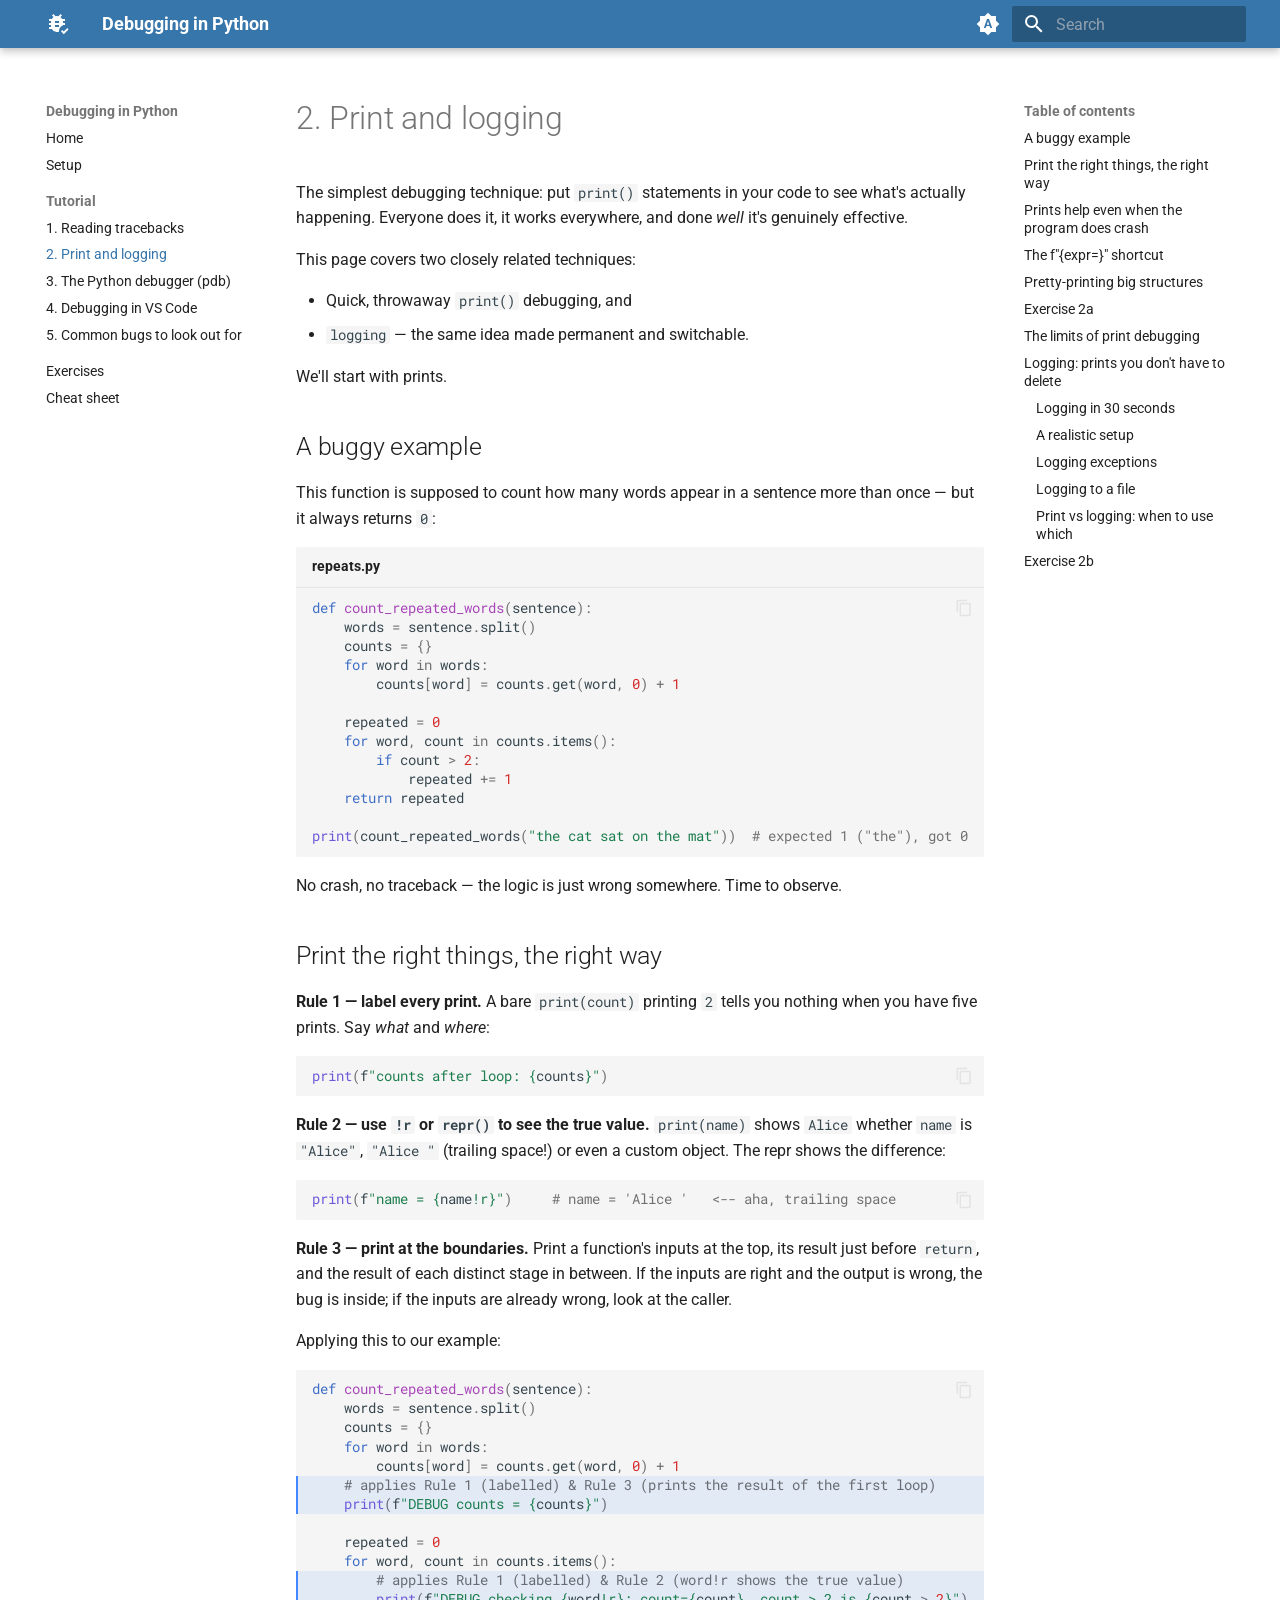
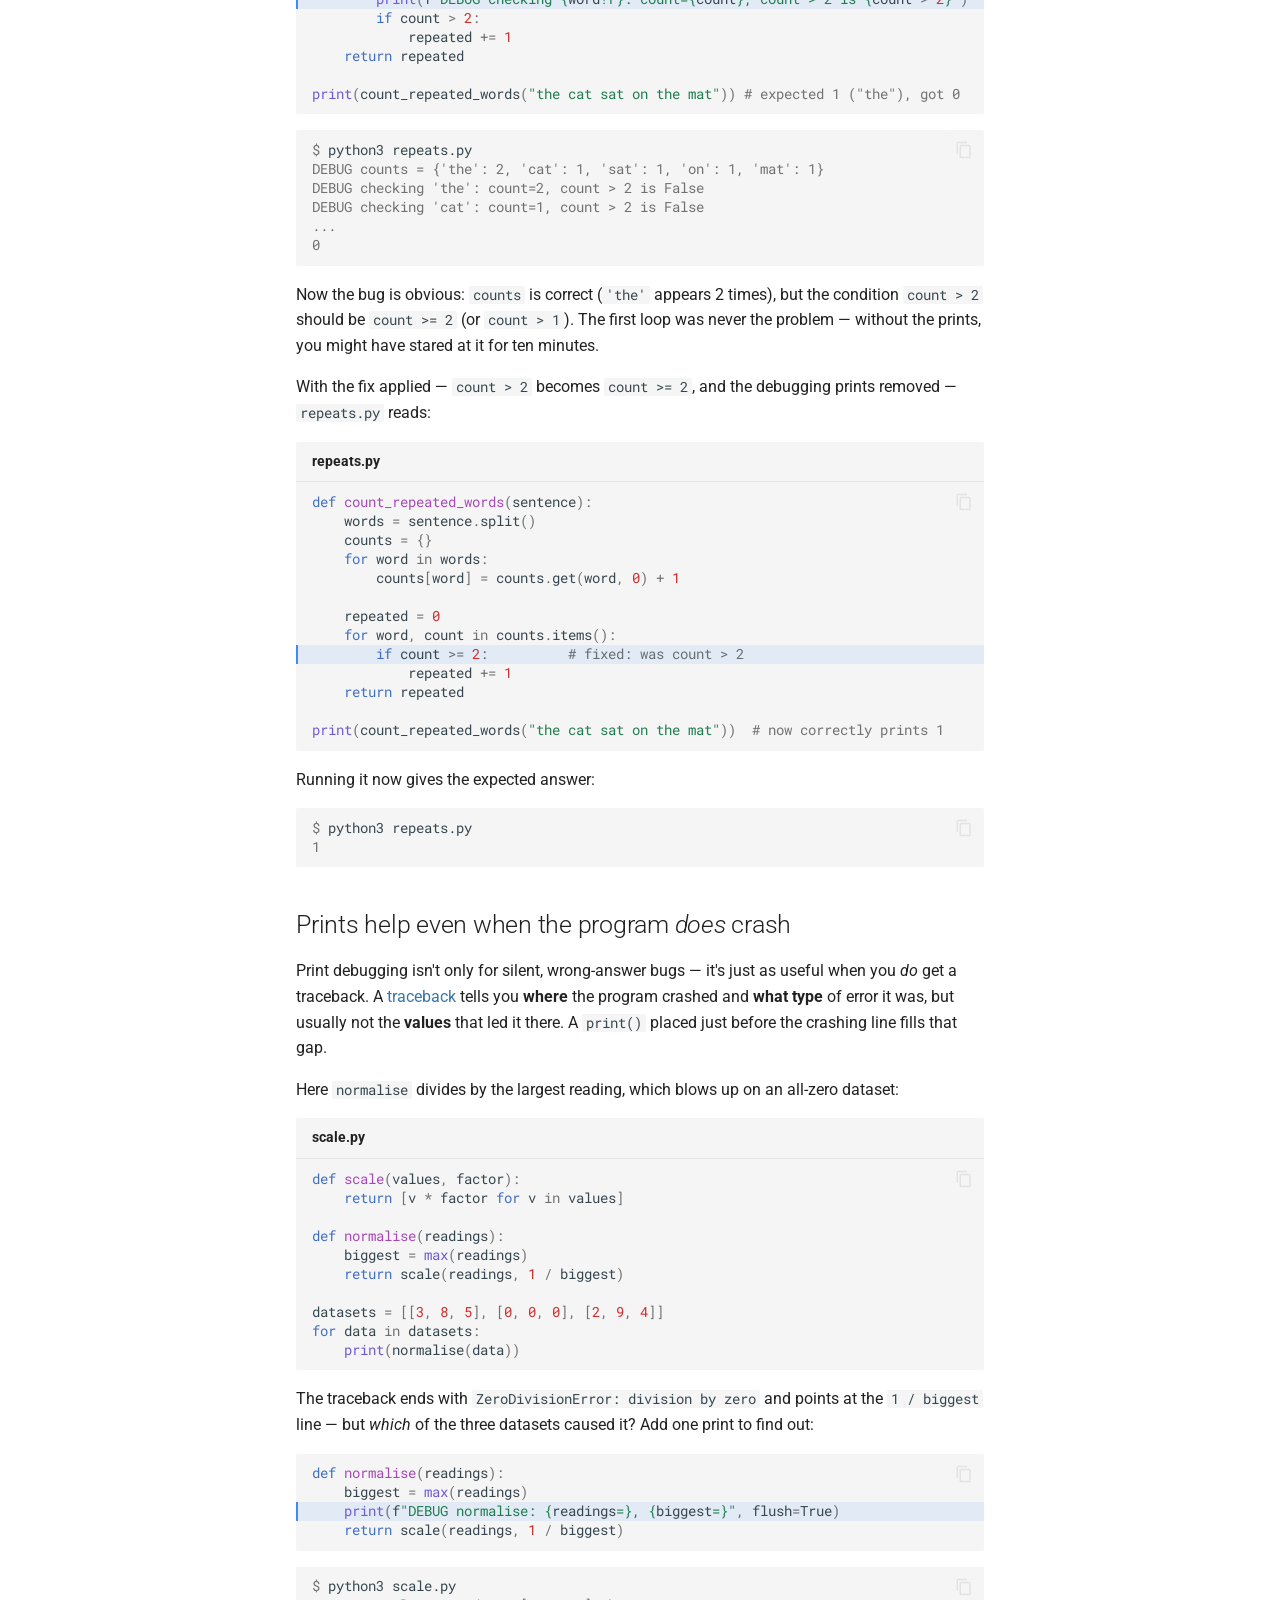
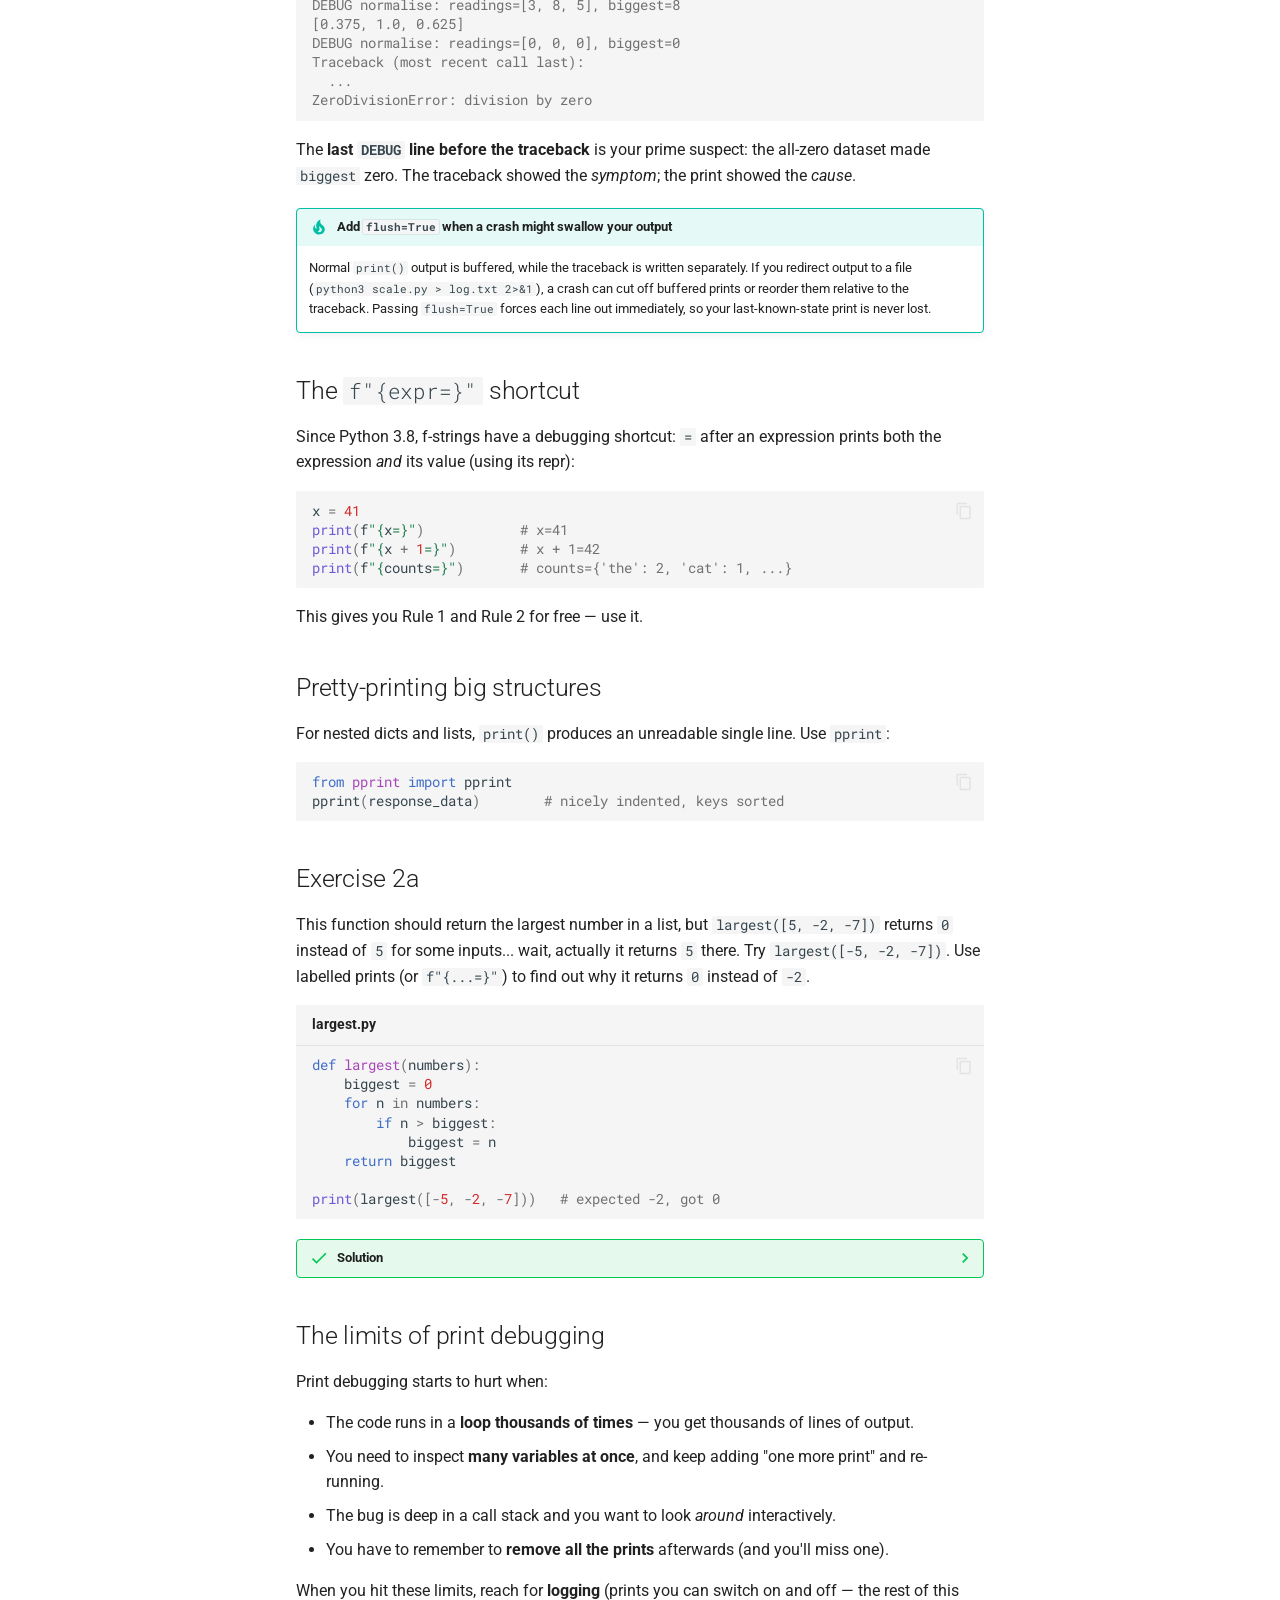
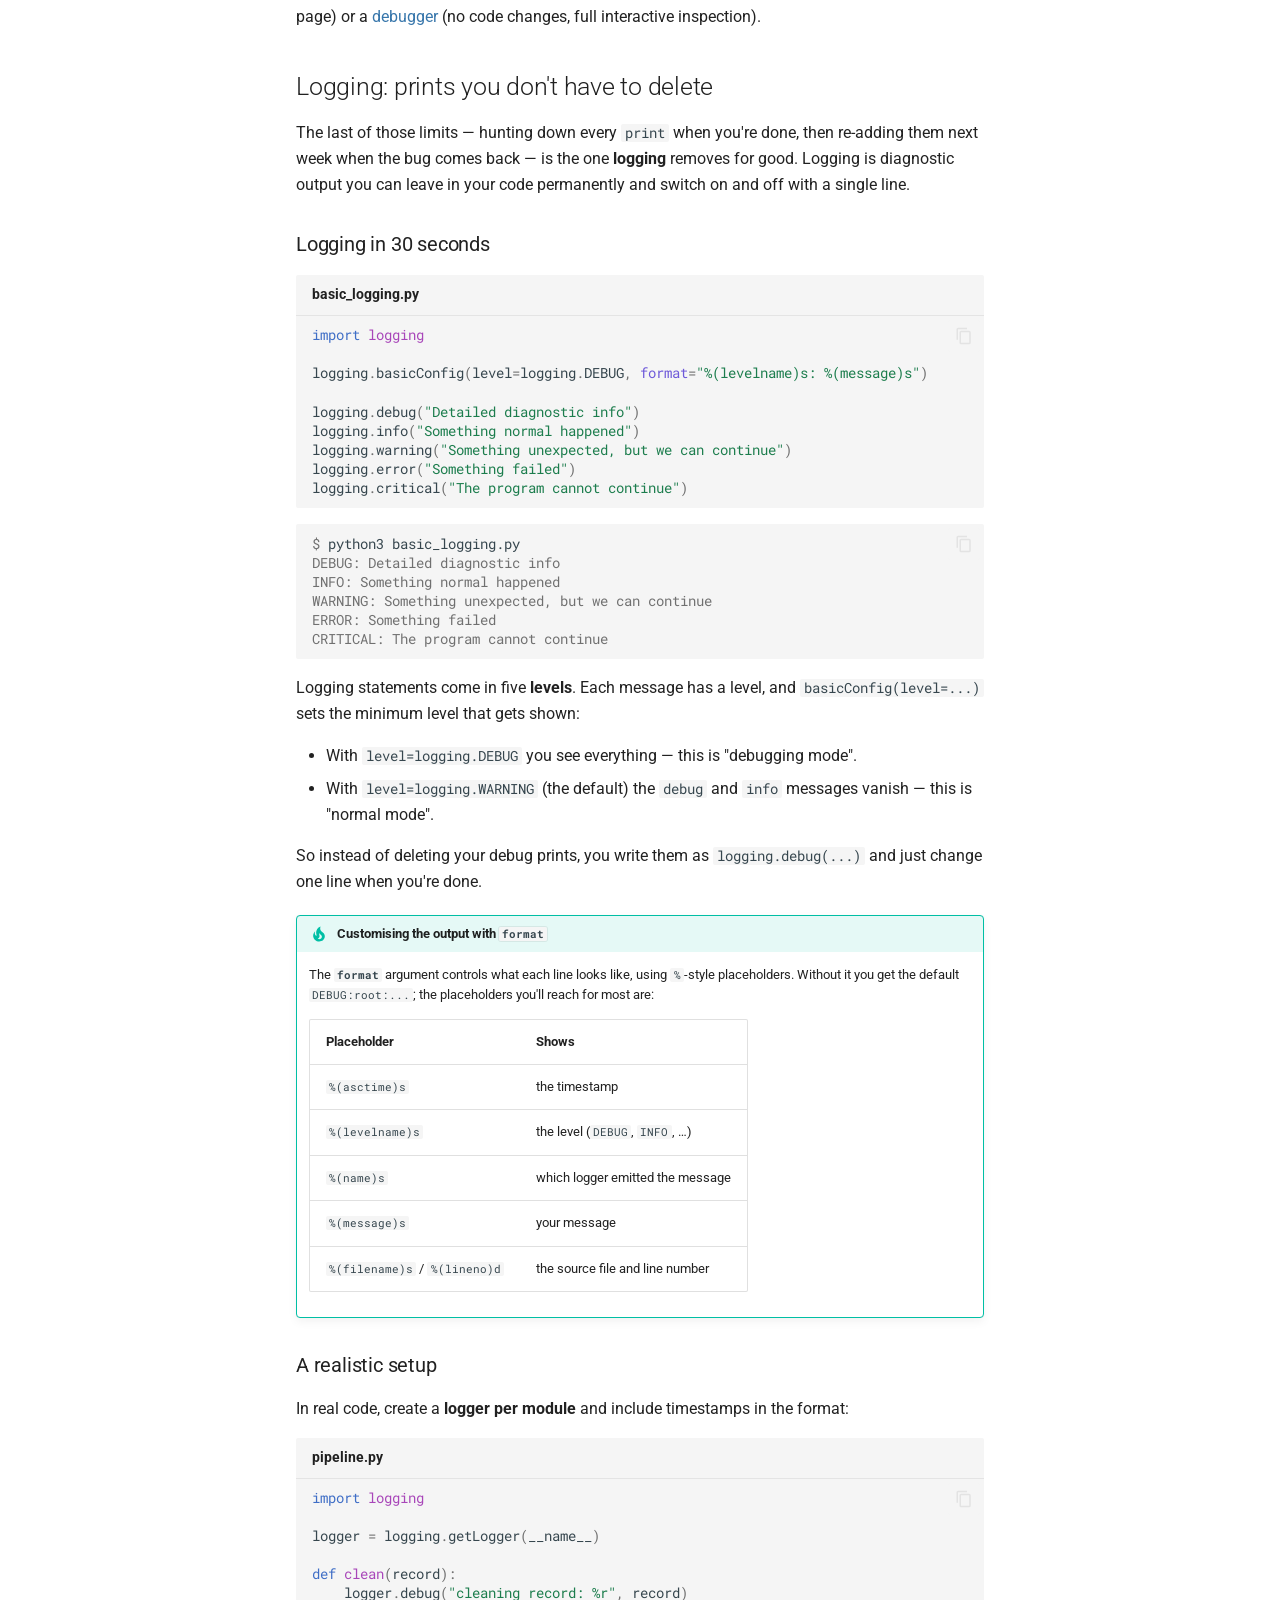
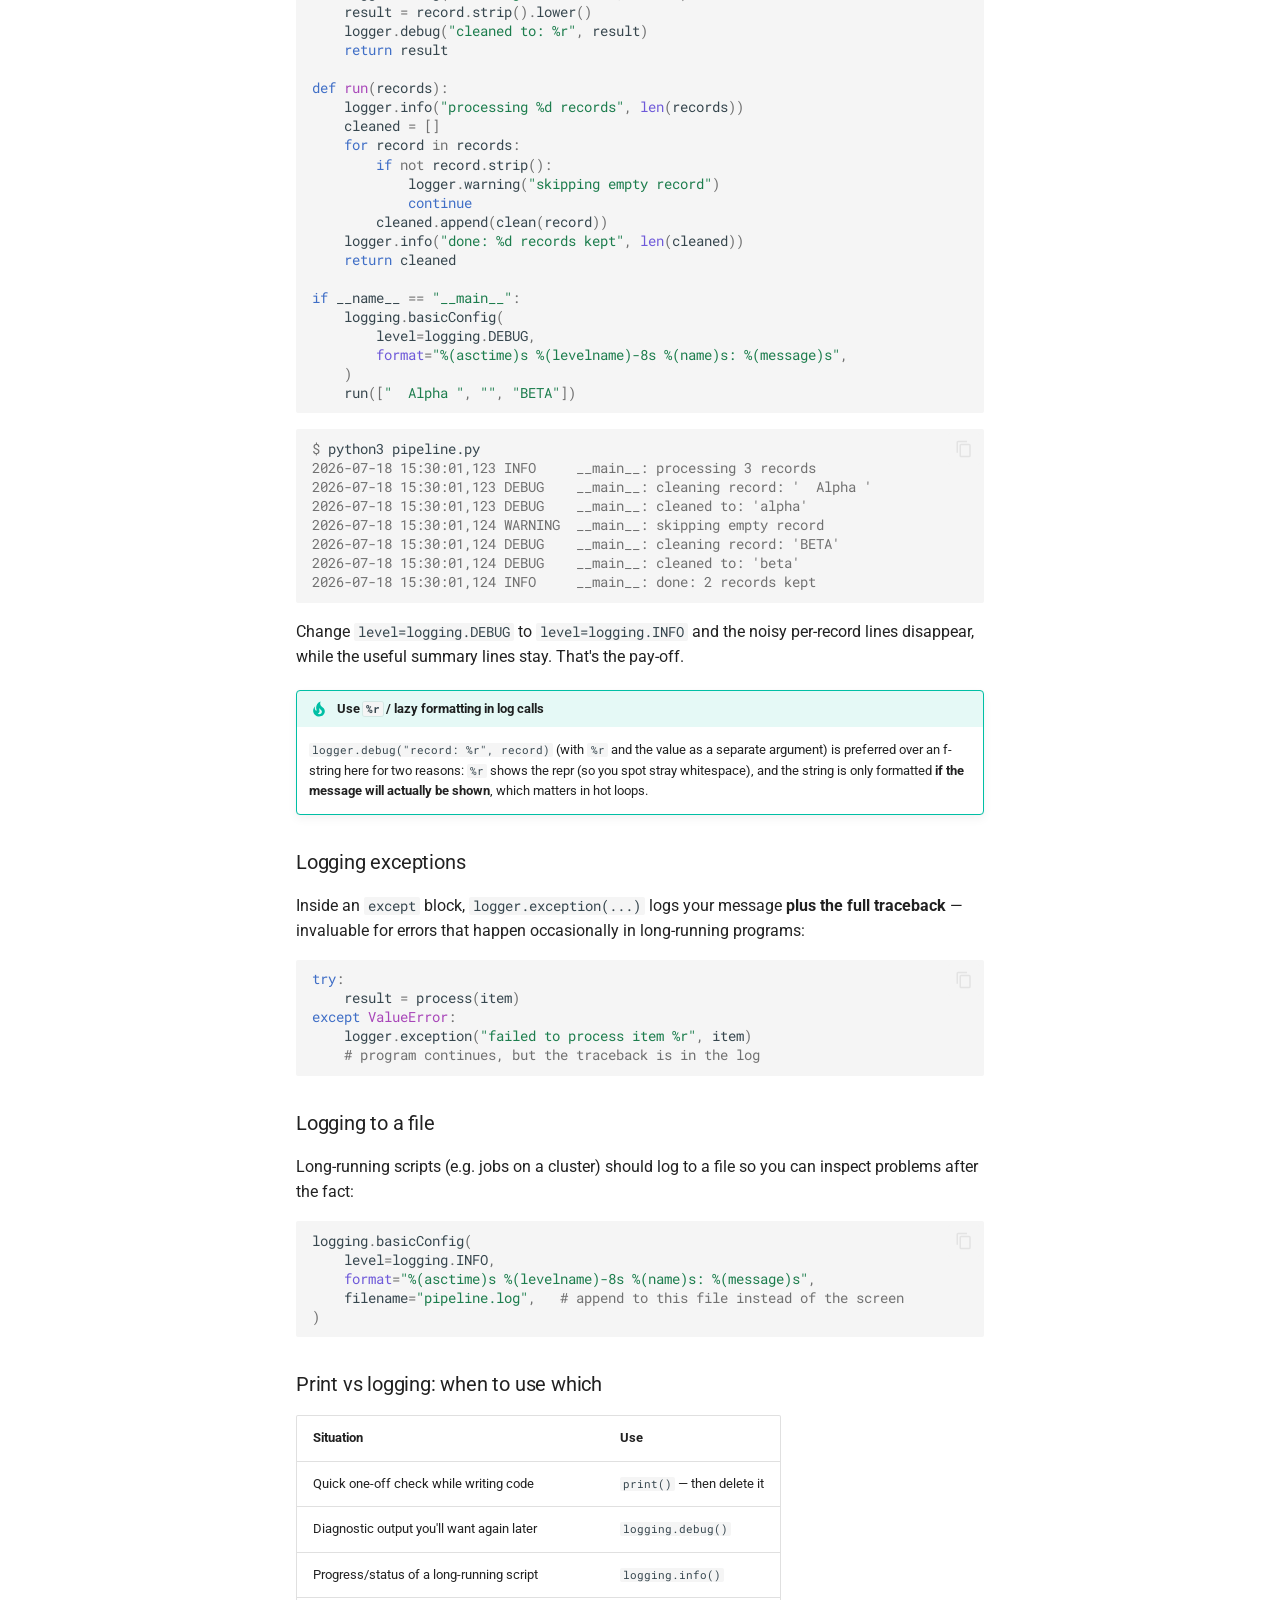
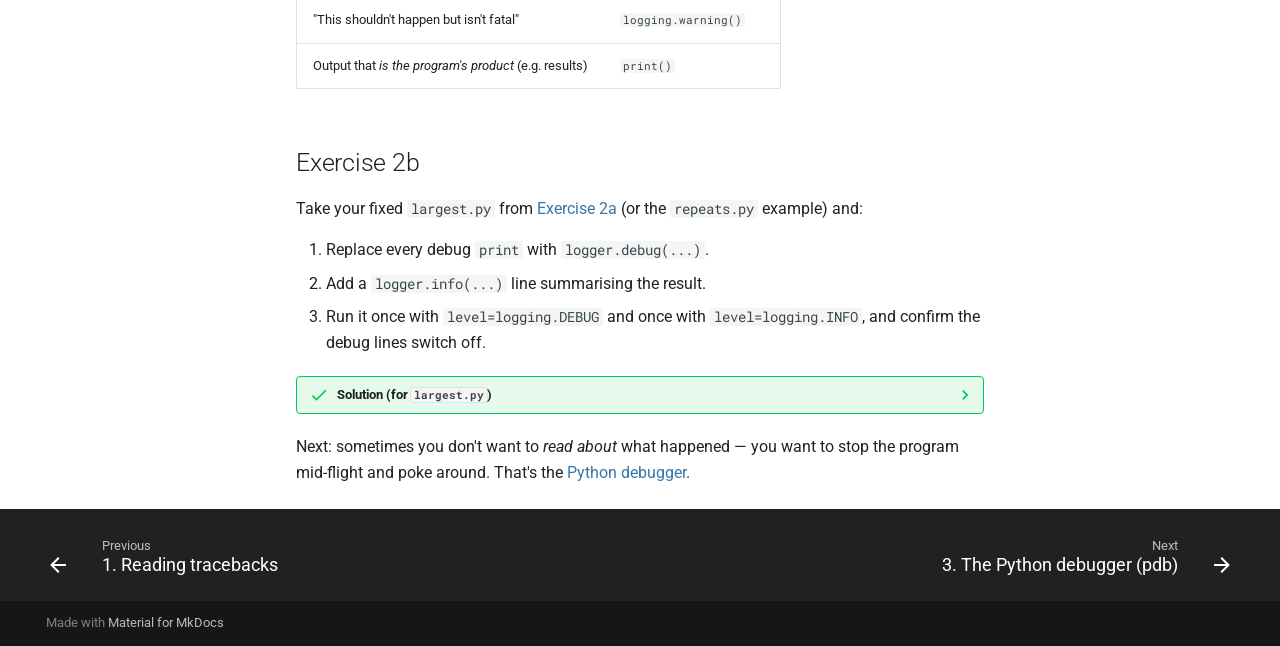
<file: 02-print-and-logging.html>
<!doctype html>
<html lang="en" class="no-js">
  <head>
    
      <meta charset="utf-8">
      <meta name="viewport" content="width=device-width,initial-scale=1">
      
        <meta name="description" content="A hands-on workshop for learning how to debug Python code.">
      
      
        <meta name="author" content="Geoffrey Weal">
      
      
      
        <link rel="prev" href="01-tracebacks.html">
      
      
        <link rel="next" href="03-pdb.html">
      
      
        
      
      
      <link rel="icon" href="assets/images/favicon.png">
      <meta name="generator" content="mkdocs-1.6.1, mkdocs-material-9.7.7">
    
    
      
        <title>2. Print and logging - Debugging in Python</title>
      
    
    
      <link rel="stylesheet" href="assets/stylesheets/main.ec1eaa64.min.css">
      
        
        <link rel="stylesheet" href="assets/stylesheets/palette.ab4e12ef.min.css">
      
      


    
    
      
    
    
      
        
        
        <link rel="preconnect" href="https://fonts.gstatic.com" crossorigin>
        <link rel="stylesheet" href="https://fonts.googleapis.com/css?family=Roboto:300,300i,400,400i,700,700i%7CRoboto+Mono:400,400i,700,700i&display=fallback">
        <style>:root{--md-text-font:"Roboto";--md-code-font:"Roboto Mono"}</style>
      
    
    
      <link rel="stylesheet" href="stylesheets/extra.css">
    
    <script>__md_scope=new URL(".",location),__md_hash=e=>[...e].reduce(((e,_)=>(e<<5)-e+_.charCodeAt(0)),0),__md_get=(e,_=localStorage,t=__md_scope)=>JSON.parse(_.getItem(t.pathname+"."+e)),__md_set=(e,_,t=localStorage,a=__md_scope)=>{try{t.setItem(a.pathname+"."+e,JSON.stringify(_))}catch(e){}}</script>
    
      

    
    
  </head>
  
  
    
    
      
    
    
    
    
    <body dir="ltr" data-md-color-scheme="default" data-md-color-primary="custom" data-md-color-accent="deep-orange">
  
    
    <input class="md-toggle" data-md-toggle="drawer" type="checkbox" id="__drawer" autocomplete="off">
    <input class="md-toggle" data-md-toggle="search" type="checkbox" id="__search" autocomplete="off">
    <label class="md-overlay" for="__drawer"></label>
    <div data-md-component="skip">
      
        
        <a href="#2-print-and-logging" class="md-skip">
          Skip to content
        </a>
      
    </div>
    <div data-md-component="announce">
      
    </div>
    
    
      

  

<header class="md-header md-header--shadow" data-md-component="header">
  <nav class="md-header__inner md-grid" aria-label="Header">
    <a href="index.html" title="Debugging in Python" class="md-header__button md-logo" aria-label="Debugging in Python" data-md-component="logo">
      
  
  <svg xmlns="http://www.w3.org/2000/svg" viewBox="0 0 24 24"><path d="M19 7h-2.81c-.45-.8-1.07-1.5-1.82-2L16 3.41 14.59 2l-2.17 2.17a6 6 0 0 0-2.83 0L7.41 2 6 3.41 7.62 5c-.75.5-1.36 1.21-1.81 2H3v2h2.09c-.06.33-.09.66-.09 1v1H3v2h2v1c0 .34.03.67.09 1H3v2h2.81A6 6 0 0 0 13 19.65V19c0-2.54 1.61-4.8 4-5.65V13h2v-2h-2v-1c0-.34-.03-.67-.09-1H19zm-6 8H9v-2h4zm0-4H9V9h4zm4.75 11.16-2.75-3L16.16 18l1.59 1.59L21.34 16l1.16 1.41z"/></svg>

    </a>
    <label class="md-header__button md-icon" for="__drawer">
      
      <svg xmlns="http://www.w3.org/2000/svg" viewBox="0 0 24 24"><path d="M3 6h18v2H3zm0 5h18v2H3zm0 5h18v2H3z"/></svg>
    </label>
    <div class="md-header__title" data-md-component="header-title">
      <div class="md-header__ellipsis">
        <div class="md-header__topic">
          <span class="md-ellipsis">
            Debugging in Python
          </span>
        </div>
        <div class="md-header__topic" data-md-component="header-topic">
          <span class="md-ellipsis">
            
              2. Print and logging
            
          </span>
        </div>
      </div>
    </div>
    
      
        <form class="md-header__option" data-md-component="palette">
  
    
    
    
    <input class="md-option" data-md-color-media="(prefers-color-scheme)" data-md-color-scheme="default" data-md-color-primary="custom" data-md-color-accent="deep-orange"  aria-label="Switch to light mode"  type="radio" name="__palette" id="__palette_0">
    
      <label class="md-header__button md-icon" title="Switch to light mode" for="__palette_1" hidden>
        <svg xmlns="http://www.w3.org/2000/svg" viewBox="0 0 24 24"><path d="m14.3 16-.7-2h-3.2l-.7 2H7.8L11 7h2l3.2 9zM20 8.69V4h-4.69L12 .69 8.69 4H4v4.69L.69 12 4 15.31V20h4.69L12 23.31 15.31 20H20v-4.69L23.31 12zm-9.15 3.96h2.3L12 9z"/></svg>
      </label>
    
  
    
    
    
    <input class="md-option" data-md-color-media="(prefers-color-scheme: light)" data-md-color-scheme="default" data-md-color-primary="custom" data-md-color-accent="deep-orange"  aria-label="Switch to dark mode"  type="radio" name="__palette" id="__palette_1">
    
      <label class="md-header__button md-icon" title="Switch to dark mode" for="__palette_2" hidden>
        <svg xmlns="http://www.w3.org/2000/svg" viewBox="0 0 24 24"><path d="M12 8a4 4 0 0 0-4 4 4 4 0 0 0 4 4 4 4 0 0 0 4-4 4 4 0 0 0-4-4m0 10a6 6 0 0 1-6-6 6 6 0 0 1 6-6 6 6 0 0 1 6 6 6 6 0 0 1-6 6m8-9.31V4h-4.69L12 .69 8.69 4H4v4.69L.69 12 4 15.31V20h4.69L12 23.31 15.31 20H20v-4.69L23.31 12z"/></svg>
      </label>
    
  
    
    
    
    <input class="md-option" data-md-color-media="(prefers-color-scheme: dark)" data-md-color-scheme="slate" data-md-color-primary="custom" data-md-color-accent="deep-orange"  aria-label="Switch to system preference"  type="radio" name="__palette" id="__palette_2">
    
      <label class="md-header__button md-icon" title="Switch to system preference" for="__palette_0" hidden>
        <svg xmlns="http://www.w3.org/2000/svg" viewBox="0 0 24 24"><path d="M12 18c-.89 0-1.74-.2-2.5-.55C11.56 16.5 13 14.42 13 12s-1.44-4.5-3.5-5.45C10.26 6.2 11.11 6 12 6a6 6 0 0 1 6 6 6 6 0 0 1-6 6m8-9.31V4h-4.69L12 .69 8.69 4H4v4.69L.69 12 4 15.31V20h4.69L12 23.31 15.31 20H20v-4.69L23.31 12z"/></svg>
      </label>
    
  
</form>
      
    
    
      <script>var palette=__md_get("__palette");if(palette&&palette.color){if("(prefers-color-scheme)"===palette.color.media){var media=matchMedia("(prefers-color-scheme: light)"),input=document.querySelector(media.matches?"[data-md-color-media='(prefers-color-scheme: light)']":"[data-md-color-media='(prefers-color-scheme: dark)']");palette.color.media=input.getAttribute("data-md-color-media"),palette.color.scheme=input.getAttribute("data-md-color-scheme"),palette.color.primary=input.getAttribute("data-md-color-primary"),palette.color.accent=input.getAttribute("data-md-color-accent")}for(var[key,value]of Object.entries(palette.color))document.body.setAttribute("data-md-color-"+key,value)}</script>
    
    
    
      
      
        <label class="md-header__button md-icon" for="__search">
          
          <svg xmlns="http://www.w3.org/2000/svg" viewBox="0 0 24 24"><path d="M9.5 3A6.5 6.5 0 0 1 16 9.5c0 1.61-.59 3.09-1.56 4.23l.27.27h.79l5 5-1.5 1.5-5-5v-.79l-.27-.27A6.52 6.52 0 0 1 9.5 16 6.5 6.5 0 0 1 3 9.5 6.5 6.5 0 0 1 9.5 3m0 2C7 5 5 7 5 9.5S7 14 9.5 14 14 12 14 9.5 12 5 9.5 5"/></svg>
        </label>
        <div class="md-search" data-md-component="search" role="dialog">
  <label class="md-search__overlay" for="__search"></label>
  <div class="md-search__inner" role="search">
    <form class="md-search__form" name="search">
      <input type="text" class="md-search__input" name="query" aria-label="Search" placeholder="Search" autocapitalize="off" autocorrect="off" autocomplete="off" spellcheck="false" data-md-component="search-query" required>
      <label class="md-search__icon md-icon" for="__search">
        
        <svg xmlns="http://www.w3.org/2000/svg" viewBox="0 0 24 24"><path d="M9.5 3A6.5 6.5 0 0 1 16 9.5c0 1.61-.59 3.09-1.56 4.23l.27.27h.79l5 5-1.5 1.5-5-5v-.79l-.27-.27A6.52 6.52 0 0 1 9.5 16 6.5 6.5 0 0 1 3 9.5 6.5 6.5 0 0 1 9.5 3m0 2C7 5 5 7 5 9.5S7 14 9.5 14 14 12 14 9.5 12 5 9.5 5"/></svg>
        
        <svg xmlns="http://www.w3.org/2000/svg" viewBox="0 0 24 24"><path d="M20 11v2H8l5.5 5.5-1.42 1.42L4.16 12l7.92-7.92L13.5 5.5 8 11z"/></svg>
      </label>
      <nav class="md-search__options" aria-label="Search">
        
        <button type="reset" class="md-search__icon md-icon" title="Clear" aria-label="Clear" tabindex="-1">
          
          <svg xmlns="http://www.w3.org/2000/svg" viewBox="0 0 24 24"><path d="M19 6.41 17.59 5 12 10.59 6.41 5 5 6.41 10.59 12 5 17.59 6.41 19 12 13.41 17.59 19 19 17.59 13.41 12z"/></svg>
        </button>
      </nav>
      
        <div class="md-search__suggest" data-md-component="search-suggest"></div>
      
    </form>
    <div class="md-search__output">
      <div class="md-search__scrollwrap" tabindex="0" data-md-scrollfix>
        <div class="md-search-result" data-md-component="search-result">
          <div class="md-search-result__meta">
            Initializing search
          </div>
          <ol class="md-search-result__list" role="presentation"></ol>
        </div>
      </div>
    </div>
  </div>
</div>
      
    
    
  </nav>
  
</header>
    
    <div class="md-container" data-md-component="container">
      
      
        
          
        
      
      <main class="md-main" data-md-component="main">
        <div class="md-main__inner md-grid">
          
            
              
              <div class="md-sidebar md-sidebar--primary" data-md-component="sidebar" data-md-type="navigation" >
                <div class="md-sidebar__scrollwrap">
                  <div class="md-sidebar__inner">
                    



<nav class="md-nav md-nav--primary" aria-label="Navigation" data-md-level="0">
  <label class="md-nav__title" for="__drawer">
    <a href="index.html" title="Debugging in Python" class="md-nav__button md-logo" aria-label="Debugging in Python" data-md-component="logo">
      
  
  <svg xmlns="http://www.w3.org/2000/svg" viewBox="0 0 24 24"><path d="M19 7h-2.81c-.45-.8-1.07-1.5-1.82-2L16 3.41 14.59 2l-2.17 2.17a6 6 0 0 0-2.83 0L7.41 2 6 3.41 7.62 5c-.75.5-1.36 1.21-1.81 2H3v2h2.09c-.06.33-.09.66-.09 1v1H3v2h2v1c0 .34.03.67.09 1H3v2h2.81A6 6 0 0 0 13 19.65V19c0-2.54 1.61-4.8 4-5.65V13h2v-2h-2v-1c0-.34-.03-.67-.09-1H19zm-6 8H9v-2h4zm0-4H9V9h4zm4.75 11.16-2.75-3L16.16 18l1.59 1.59L21.34 16l1.16 1.41z"/></svg>

    </a>
    Debugging in Python
  </label>
  
  <ul class="md-nav__list" data-md-scrollfix>
    
      
      
  
  
  
  
    <li class="md-nav__item">
      <a href="index.html" class="md-nav__link">
        
  
  
  <span class="md-ellipsis">
    
  
    Home
  

    
  </span>
  
  

      </a>
    </li>
  

    
      
      
  
  
  
  
    <li class="md-nav__item">
      <a href="setup.html" class="md-nav__link">
        
  
  
  <span class="md-ellipsis">
    
  
    Setup
  

    
  </span>
  
  

      </a>
    </li>
  

    
      
      
  
  
    
  
  
  
    
    
    
    
      
        
        
      
    
    
    <li class="md-nav__item md-nav__item--active md-nav__item--section md-nav__item--nested">
      
        
        
        <input class="md-nav__toggle md-toggle " type="checkbox" id="__nav_3" checked>
        
          
          <label class="md-nav__link" for="__nav_3" id="__nav_3_label" tabindex="">
            
  
  
  <span class="md-ellipsis">
    
  
    Tutorial
  

    
  </span>
  
  

            <span class="md-nav__icon md-icon"></span>
          </label>
        
        <nav class="md-nav" data-md-level="1" aria-labelledby="__nav_3_label" aria-expanded="true">
          <label class="md-nav__title" for="__nav_3">
            <span class="md-nav__icon md-icon"></span>
            
  
    Tutorial
  

          </label>
          <ul class="md-nav__list" data-md-scrollfix>
            
              
                
  
  
  
  
    <li class="md-nav__item">
      <a href="01-tracebacks.html" class="md-nav__link">
        
  
  
  <span class="md-ellipsis">
    
  
    1. Reading tracebacks
  

    
  </span>
  
  

      </a>
    </li>
  

              
            
              
                
  
  
    
  
  
  
    <li class="md-nav__item md-nav__item--active">
      
      <input class="md-nav__toggle md-toggle" type="checkbox" id="__toc">
      
      
        
      
      
        <label class="md-nav__link md-nav__link--active" for="__toc">
          
  
  
  <span class="md-ellipsis">
    
  
    2. Print and logging
  

    
  </span>
  
  

          <span class="md-nav__icon md-icon"></span>
        </label>
      
      <a href="02-print-and-logging.html" class="md-nav__link md-nav__link--active">
        
  
  
  <span class="md-ellipsis">
    
  
    2. Print and logging
  

    
  </span>
  
  

      </a>
      
        

<nav class="md-nav md-nav--secondary" aria-label="Table of contents">
  
  
  
    
  
  
    <label class="md-nav__title" for="__toc">
      <span class="md-nav__icon md-icon"></span>
      Table of contents
    </label>
    <ul class="md-nav__list" data-md-component="toc" data-md-scrollfix>
      
        <li class="md-nav__item">
  <a href="#a-buggy-example" class="md-nav__link">
    <span class="md-ellipsis">
      
        A buggy example
      
    </span>
  </a>
  
</li>
      
        <li class="md-nav__item">
  <a href="#print-the-right-things-the-right-way" class="md-nav__link">
    <span class="md-ellipsis">
      
        Print the right things, the right way
      
    </span>
  </a>
  
</li>
      
        <li class="md-nav__item">
  <a href="#prints-help-even-when-the-program-does-crash" class="md-nav__link">
    <span class="md-ellipsis">
      
        Prints help even when the program does crash
      
    </span>
  </a>
  
</li>
      
        <li class="md-nav__item">
  <a href="#the-fexpr-shortcut" class="md-nav__link">
    <span class="md-ellipsis">
      
        The f"{expr=}" shortcut
      
    </span>
  </a>
  
</li>
      
        <li class="md-nav__item">
  <a href="#pretty-printing-big-structures" class="md-nav__link">
    <span class="md-ellipsis">
      
        Pretty-printing big structures
      
    </span>
  </a>
  
</li>
      
        <li class="md-nav__item">
  <a href="#exercise-2a" class="md-nav__link">
    <span class="md-ellipsis">
      
        Exercise 2a
      
    </span>
  </a>
  
</li>
      
        <li class="md-nav__item">
  <a href="#the-limits-of-print-debugging" class="md-nav__link">
    <span class="md-ellipsis">
      
        The limits of print debugging
      
    </span>
  </a>
  
</li>
      
        <li class="md-nav__item">
  <a href="#logging-prints-you-dont-have-to-delete" class="md-nav__link">
    <span class="md-ellipsis">
      
        Logging: prints you don't have to delete
      
    </span>
  </a>
  
    <nav class="md-nav" aria-label="Logging: prints you don&#39;t have to delete">
      <ul class="md-nav__list">
        
          <li class="md-nav__item">
  <a href="#logging-in-30-seconds" class="md-nav__link">
    <span class="md-ellipsis">
      
        Logging in 30 seconds
      
    </span>
  </a>
  
</li>
        
          <li class="md-nav__item">
  <a href="#a-realistic-setup" class="md-nav__link">
    <span class="md-ellipsis">
      
        A realistic setup
      
    </span>
  </a>
  
</li>
        
          <li class="md-nav__item">
  <a href="#logging-exceptions" class="md-nav__link">
    <span class="md-ellipsis">
      
        Logging exceptions
      
    </span>
  </a>
  
</li>
        
          <li class="md-nav__item">
  <a href="#logging-to-a-file" class="md-nav__link">
    <span class="md-ellipsis">
      
        Logging to a file
      
    </span>
  </a>
  
</li>
        
          <li class="md-nav__item">
  <a href="#print-vs-logging-when-to-use-which" class="md-nav__link">
    <span class="md-ellipsis">
      
        Print vs logging: when to use which
      
    </span>
  </a>
  
</li>
        
      </ul>
    </nav>
  
</li>
      
        <li class="md-nav__item">
  <a href="#exercise-2b" class="md-nav__link">
    <span class="md-ellipsis">
      
        Exercise 2b
      
    </span>
  </a>
  
</li>
      
    </ul>
  
</nav>
      
    </li>
  

              
            
              
                
  
  
  
  
    <li class="md-nav__item">
      <a href="03-pdb.html" class="md-nav__link">
        
  
  
  <span class="md-ellipsis">
    
  
    3. The Python debugger (pdb)
  

    
  </span>
  
  

      </a>
    </li>
  

              
            
              
                
  
  
  
  
    <li class="md-nav__item">
      <a href="04-vscode.html" class="md-nav__link">
        
  
  
  <span class="md-ellipsis">
    
  
    4. Debugging in VS Code
  

    
  </span>
  
  

      </a>
    </li>
  

              
            
              
                
  
  
  
  
    <li class="md-nav__item">
      <a href="05-common-bugs.html" class="md-nav__link">
        
  
  
  <span class="md-ellipsis">
    
  
    5. Common bugs to look out for
  

    
  </span>
  
  

      </a>
    </li>
  

              
            
          </ul>
        </nav>
      
    </li>
  

    
      
      
  
  
  
  
    <li class="md-nav__item">
      <a href="exercises.html" class="md-nav__link">
        
  
  
  <span class="md-ellipsis">
    
  
    Exercises
  

    
  </span>
  
  

      </a>
    </li>
  

    
      
      
  
  
  
  
    <li class="md-nav__item">
      <a href="cheatsheet.html" class="md-nav__link">
        
  
  
  <span class="md-ellipsis">
    
  
    Cheat sheet
  

    
  </span>
  
  

      </a>
    </li>
  

    
  </ul>
</nav>
                  </div>
                </div>
              </div>
            
            
              
              <div class="md-sidebar md-sidebar--secondary" data-md-component="sidebar" data-md-type="toc" >
                <div class="md-sidebar__scrollwrap">
                  <div class="md-sidebar__inner">
                    

<nav class="md-nav md-nav--secondary" aria-label="Table of contents">
  
  
  
    
  
  
    <label class="md-nav__title" for="__toc">
      <span class="md-nav__icon md-icon"></span>
      Table of contents
    </label>
    <ul class="md-nav__list" data-md-component="toc" data-md-scrollfix>
      
        <li class="md-nav__item">
  <a href="#a-buggy-example" class="md-nav__link">
    <span class="md-ellipsis">
      
        A buggy example
      
    </span>
  </a>
  
</li>
      
        <li class="md-nav__item">
  <a href="#print-the-right-things-the-right-way" class="md-nav__link">
    <span class="md-ellipsis">
      
        Print the right things, the right way
      
    </span>
  </a>
  
</li>
      
        <li class="md-nav__item">
  <a href="#prints-help-even-when-the-program-does-crash" class="md-nav__link">
    <span class="md-ellipsis">
      
        Prints help even when the program does crash
      
    </span>
  </a>
  
</li>
      
        <li class="md-nav__item">
  <a href="#the-fexpr-shortcut" class="md-nav__link">
    <span class="md-ellipsis">
      
        The f"{expr=}" shortcut
      
    </span>
  </a>
  
</li>
      
        <li class="md-nav__item">
  <a href="#pretty-printing-big-structures" class="md-nav__link">
    <span class="md-ellipsis">
      
        Pretty-printing big structures
      
    </span>
  </a>
  
</li>
      
        <li class="md-nav__item">
  <a href="#exercise-2a" class="md-nav__link">
    <span class="md-ellipsis">
      
        Exercise 2a
      
    </span>
  </a>
  
</li>
      
        <li class="md-nav__item">
  <a href="#the-limits-of-print-debugging" class="md-nav__link">
    <span class="md-ellipsis">
      
        The limits of print debugging
      
    </span>
  </a>
  
</li>
      
        <li class="md-nav__item">
  <a href="#logging-prints-you-dont-have-to-delete" class="md-nav__link">
    <span class="md-ellipsis">
      
        Logging: prints you don't have to delete
      
    </span>
  </a>
  
    <nav class="md-nav" aria-label="Logging: prints you don&#39;t have to delete">
      <ul class="md-nav__list">
        
          <li class="md-nav__item">
  <a href="#logging-in-30-seconds" class="md-nav__link">
    <span class="md-ellipsis">
      
        Logging in 30 seconds
      
    </span>
  </a>
  
</li>
        
          <li class="md-nav__item">
  <a href="#a-realistic-setup" class="md-nav__link">
    <span class="md-ellipsis">
      
        A realistic setup
      
    </span>
  </a>
  
</li>
        
          <li class="md-nav__item">
  <a href="#logging-exceptions" class="md-nav__link">
    <span class="md-ellipsis">
      
        Logging exceptions
      
    </span>
  </a>
  
</li>
        
          <li class="md-nav__item">
  <a href="#logging-to-a-file" class="md-nav__link">
    <span class="md-ellipsis">
      
        Logging to a file
      
    </span>
  </a>
  
</li>
        
          <li class="md-nav__item">
  <a href="#print-vs-logging-when-to-use-which" class="md-nav__link">
    <span class="md-ellipsis">
      
        Print vs logging: when to use which
      
    </span>
  </a>
  
</li>
        
      </ul>
    </nav>
  
</li>
      
        <li class="md-nav__item">
  <a href="#exercise-2b" class="md-nav__link">
    <span class="md-ellipsis">
      
        Exercise 2b
      
    </span>
  </a>
  
</li>
      
    </ul>
  
</nav>
                  </div>
                </div>
              </div>
            
          
          
            <div class="md-content" data-md-component="content">
              
              <article class="md-content__inner md-typeset">
                
                  



<h1 id="2-print-and-logging">2. Print and logging<a class="headerlink" href="#2-print-and-logging" title="Permanent link">&para;</a></h1>
<p>The simplest debugging technique: put <code>print()</code> statements in your code to see what's actually happening. Everyone does it, it works everywhere, and done <em>well</em> it's genuinely effective.</p>
<p>This page covers two closely related techniques: </p>
<ul>
<li>Quick, throwaway <code>print()</code> debugging, and </li>
<li><code>logging</code> — the same idea made permanent and switchable. </li>
</ul>
<p>We'll start with prints.</p>
<h2 id="a-buggy-example">A buggy example<a class="headerlink" href="#a-buggy-example" title="Permanent link">&para;</a></h2>
<p>This function is supposed to count how many words appear in a sentence more than once — but it always returns <code>0</code>:</p>
<div class="language-python highlight"><span class="filename">repeats.py</span><pre><span></span><code><span id="__span-0-1"><a id="__codelineno-0-1" name="__codelineno-0-1" href="#__codelineno-0-1"></a><span class="k">def</span><span class="w"> </span><span class="nf">count_repeated_words</span><span class="p">(</span><span class="n">sentence</span><span class="p">):</span>
</span><span id="__span-0-2"><a id="__codelineno-0-2" name="__codelineno-0-2" href="#__codelineno-0-2"></a>    <span class="n">words</span> <span class="o">=</span> <span class="n">sentence</span><span class="o">.</span><span class="n">split</span><span class="p">()</span>
</span><span id="__span-0-3"><a id="__codelineno-0-3" name="__codelineno-0-3" href="#__codelineno-0-3"></a>    <span class="n">counts</span> <span class="o">=</span> <span class="p">{}</span>
</span><span id="__span-0-4"><a id="__codelineno-0-4" name="__codelineno-0-4" href="#__codelineno-0-4"></a>    <span class="k">for</span> <span class="n">word</span> <span class="ow">in</span> <span class="n">words</span><span class="p">:</span>
</span><span id="__span-0-5"><a id="__codelineno-0-5" name="__codelineno-0-5" href="#__codelineno-0-5"></a>        <span class="n">counts</span><span class="p">[</span><span class="n">word</span><span class="p">]</span> <span class="o">=</span> <span class="n">counts</span><span class="o">.</span><span class="n">get</span><span class="p">(</span><span class="n">word</span><span class="p">,</span> <span class="mi">0</span><span class="p">)</span> <span class="o">+</span> <span class="mi">1</span>
</span><span id="__span-0-6"><a id="__codelineno-0-6" name="__codelineno-0-6" href="#__codelineno-0-6"></a>
</span><span id="__span-0-7"><a id="__codelineno-0-7" name="__codelineno-0-7" href="#__codelineno-0-7"></a>    <span class="n">repeated</span> <span class="o">=</span> <span class="mi">0</span>
</span><span id="__span-0-8"><a id="__codelineno-0-8" name="__codelineno-0-8" href="#__codelineno-0-8"></a>    <span class="k">for</span> <span class="n">word</span><span class="p">,</span> <span class="n">count</span> <span class="ow">in</span> <span class="n">counts</span><span class="o">.</span><span class="n">items</span><span class="p">():</span>
</span><span id="__span-0-9"><a id="__codelineno-0-9" name="__codelineno-0-9" href="#__codelineno-0-9"></a>        <span class="k">if</span> <span class="n">count</span> <span class="o">&gt;</span> <span class="mi">2</span><span class="p">:</span>
</span><span id="__span-0-10"><a id="__codelineno-0-10" name="__codelineno-0-10" href="#__codelineno-0-10"></a>            <span class="n">repeated</span> <span class="o">+=</span> <span class="mi">1</span>
</span><span id="__span-0-11"><a id="__codelineno-0-11" name="__codelineno-0-11" href="#__codelineno-0-11"></a>    <span class="k">return</span> <span class="n">repeated</span>
</span><span id="__span-0-12"><a id="__codelineno-0-12" name="__codelineno-0-12" href="#__codelineno-0-12"></a>
</span><span id="__span-0-13"><a id="__codelineno-0-13" name="__codelineno-0-13" href="#__codelineno-0-13"></a><span class="nb">print</span><span class="p">(</span><span class="n">count_repeated_words</span><span class="p">(</span><span class="s2">&quot;the cat sat on the mat&quot;</span><span class="p">))</span>  <span class="c1"># expected 1 (&quot;the&quot;), got 0</span>
</span></code></pre></div>
<p>No crash, no traceback — the logic is just wrong somewhere. Time to observe.</p>
<h2 id="print-the-right-things-the-right-way">Print the right things, the right way<a class="headerlink" href="#print-the-right-things-the-right-way" title="Permanent link">&para;</a></h2>
<p><strong>Rule 1 — label every print.</strong> A bare <code>print(count)</code> printing <code>2</code> tells you nothing when you have five prints. Say <em>what</em> and <em>where</em>:</p>
<div class="language-python highlight"><pre><span></span><code><span id="__span-1-1"><a id="__codelineno-1-1" name="__codelineno-1-1" href="#__codelineno-1-1"></a><span class="nb">print</span><span class="p">(</span><span class="sa">f</span><span class="s2">&quot;counts after loop: </span><span class="si">{</span><span class="n">counts</span><span class="si">}</span><span class="s2">&quot;</span><span class="p">)</span>
</span></code></pre></div>
<p><strong>Rule 2 — use <code>!r</code> or <code>repr()</code> to see the true value.</strong> <code>print(name)</code> shows <code>Alice</code> whether <code>name</code> is <code>"Alice"</code>, <code>"Alice "</code> (trailing space!) or even a custom object. The repr shows the difference:</p>
<div class="language-python highlight"><pre><span></span><code><span id="__span-2-1"><a id="__codelineno-2-1" name="__codelineno-2-1" href="#__codelineno-2-1"></a><span class="nb">print</span><span class="p">(</span><span class="sa">f</span><span class="s2">&quot;name = </span><span class="si">{</span><span class="n">name</span><span class="si">!r}</span><span class="s2">&quot;</span><span class="p">)</span>     <span class="c1"># name = &#39;Alice &#39;   &lt;-- aha, trailing space</span>
</span></code></pre></div>
<p><strong>Rule 3 — print at the boundaries.</strong> Print a function's inputs at the top, its result just before <code>return</code>, and the result of each distinct stage in between. If the inputs are right and the output is wrong, the bug is inside; if the inputs are already wrong, look at the caller.</p>
<p>Applying this to our example:</p>
<div class="language-python highlight"><pre><span></span><code><span id="__span-3-1"><a id="__codelineno-3-1" name="__codelineno-3-1" href="#__codelineno-3-1"></a><span class="k">def</span><span class="w"> </span><span class="nf">count_repeated_words</span><span class="p">(</span><span class="n">sentence</span><span class="p">):</span>
</span><span id="__span-3-2"><a id="__codelineno-3-2" name="__codelineno-3-2" href="#__codelineno-3-2"></a>    <span class="n">words</span> <span class="o">=</span> <span class="n">sentence</span><span class="o">.</span><span class="n">split</span><span class="p">()</span>
</span><span id="__span-3-3"><a id="__codelineno-3-3" name="__codelineno-3-3" href="#__codelineno-3-3"></a>    <span class="n">counts</span> <span class="o">=</span> <span class="p">{}</span>
</span><span id="__span-3-4"><a id="__codelineno-3-4" name="__codelineno-3-4" href="#__codelineno-3-4"></a>    <span class="k">for</span> <span class="n">word</span> <span class="ow">in</span> <span class="n">words</span><span class="p">:</span>
</span><span id="__span-3-5"><a id="__codelineno-3-5" name="__codelineno-3-5" href="#__codelineno-3-5"></a>        <span class="n">counts</span><span class="p">[</span><span class="n">word</span><span class="p">]</span> <span class="o">=</span> <span class="n">counts</span><span class="o">.</span><span class="n">get</span><span class="p">(</span><span class="n">word</span><span class="p">,</span> <span class="mi">0</span><span class="p">)</span> <span class="o">+</span> <span class="mi">1</span>
</span><span id="__span-3-6"><a id="__codelineno-3-6" name="__codelineno-3-6" href="#__codelineno-3-6"></a><span class="hll">    <span class="c1"># applies Rule 1 (labelled) &amp; Rule 3 (prints the result of the first loop)</span>
</span></span><span id="__span-3-7"><a id="__codelineno-3-7" name="__codelineno-3-7" href="#__codelineno-3-7"></a><span class="hll">    <span class="nb">print</span><span class="p">(</span><span class="sa">f</span><span class="s2">&quot;DEBUG counts = </span><span class="si">{</span><span class="n">counts</span><span class="si">}</span><span class="s2">&quot;</span><span class="p">)</span>
</span></span><span id="__span-3-8"><a id="__codelineno-3-8" name="__codelineno-3-8" href="#__codelineno-3-8"></a>
</span><span id="__span-3-9"><a id="__codelineno-3-9" name="__codelineno-3-9" href="#__codelineno-3-9"></a>    <span class="n">repeated</span> <span class="o">=</span> <span class="mi">0</span>
</span><span id="__span-3-10"><a id="__codelineno-3-10" name="__codelineno-3-10" href="#__codelineno-3-10"></a>    <span class="k">for</span> <span class="n">word</span><span class="p">,</span> <span class="n">count</span> <span class="ow">in</span> <span class="n">counts</span><span class="o">.</span><span class="n">items</span><span class="p">():</span>
</span><span id="__span-3-11"><a id="__codelineno-3-11" name="__codelineno-3-11" href="#__codelineno-3-11"></a><span class="hll">        <span class="c1"># applies Rule 1 (labelled) &amp; Rule 2 (word!r shows the true value)</span>
</span></span><span id="__span-3-12"><a id="__codelineno-3-12" name="__codelineno-3-12" href="#__codelineno-3-12"></a><span class="hll">        <span class="nb">print</span><span class="p">(</span><span class="sa">f</span><span class="s2">&quot;DEBUG checking </span><span class="si">{</span><span class="n">word</span><span class="si">!r}</span><span class="s2">: count=</span><span class="si">{</span><span class="n">count</span><span class="si">}</span><span class="s2">, count &gt; 2 is </span><span class="si">{</span><span class="n">count</span><span class="w"> </span><span class="o">&gt;</span><span class="w"> </span><span class="mi">2</span><span class="si">}</span><span class="s2">&quot;</span><span class="p">)</span>
</span></span><span id="__span-3-13"><a id="__codelineno-3-13" name="__codelineno-3-13" href="#__codelineno-3-13"></a>        <span class="k">if</span> <span class="n">count</span> <span class="o">&gt;</span> <span class="mi">2</span><span class="p">:</span>
</span><span id="__span-3-14"><a id="__codelineno-3-14" name="__codelineno-3-14" href="#__codelineno-3-14"></a>            <span class="n">repeated</span> <span class="o">+=</span> <span class="mi">1</span>
</span><span id="__span-3-15"><a id="__codelineno-3-15" name="__codelineno-3-15" href="#__codelineno-3-15"></a>    <span class="k">return</span> <span class="n">repeated</span>
</span><span id="__span-3-16"><a id="__codelineno-3-16" name="__codelineno-3-16" href="#__codelineno-3-16"></a>
</span><span id="__span-3-17"><a id="__codelineno-3-17" name="__codelineno-3-17" href="#__codelineno-3-17"></a><span class="nb">print</span><span class="p">(</span><span class="n">count_repeated_words</span><span class="p">(</span><span class="s2">&quot;the cat sat on the mat&quot;</span><span class="p">))</span> <span class="c1"># expected 1 (&quot;the&quot;), got 0</span>
</span></code></pre></div>
<div class="language-console highlight"><pre><span></span><code><span id="__span-4-1"><a id="__codelineno-4-1" name="__codelineno-4-1" href="#__codelineno-4-1"></a><span class="gp">$ </span>python3<span class="w"> </span>repeats.py
</span><span id="__span-4-2"><a id="__codelineno-4-2" name="__codelineno-4-2" href="#__codelineno-4-2"></a><span class="go">DEBUG counts = {&#39;the&#39;: 2, &#39;cat&#39;: 1, &#39;sat&#39;: 1, &#39;on&#39;: 1, &#39;mat&#39;: 1}</span>
</span><span id="__span-4-3"><a id="__codelineno-4-3" name="__codelineno-4-3" href="#__codelineno-4-3"></a><span class="go">DEBUG checking &#39;the&#39;: count=2, count &gt; 2 is False</span>
</span><span id="__span-4-4"><a id="__codelineno-4-4" name="__codelineno-4-4" href="#__codelineno-4-4"></a><span class="go">DEBUG checking &#39;cat&#39;: count=1, count &gt; 2 is False</span>
</span><span id="__span-4-5"><a id="__codelineno-4-5" name="__codelineno-4-5" href="#__codelineno-4-5"></a><span class="go">...</span>
</span><span id="__span-4-6"><a id="__codelineno-4-6" name="__codelineno-4-6" href="#__codelineno-4-6"></a><span class="go">0</span>
</span></code></pre></div>
<p>Now the bug is obvious: <code>counts</code> is correct (<code>'the'</code> appears 2 times), but the condition <code>count &gt; 2</code> should be <code>count &gt;= 2</code> (or <code>count &gt; 1</code>). The first loop was never the problem — without the prints, you might have stared at it for ten minutes.</p>
<p>With the fix applied — <code>count &gt; 2</code> becomes <code>count &gt;= 2</code>, and the debugging prints removed — <code>repeats.py</code> reads:</p>
<div class="language-python highlight"><span class="filename">repeats.py</span><pre><span></span><code><span id="__span-5-1"><a id="__codelineno-5-1" name="__codelineno-5-1" href="#__codelineno-5-1"></a><span class="k">def</span><span class="w"> </span><span class="nf">count_repeated_words</span><span class="p">(</span><span class="n">sentence</span><span class="p">):</span>
</span><span id="__span-5-2"><a id="__codelineno-5-2" name="__codelineno-5-2" href="#__codelineno-5-2"></a>    <span class="n">words</span> <span class="o">=</span> <span class="n">sentence</span><span class="o">.</span><span class="n">split</span><span class="p">()</span>
</span><span id="__span-5-3"><a id="__codelineno-5-3" name="__codelineno-5-3" href="#__codelineno-5-3"></a>    <span class="n">counts</span> <span class="o">=</span> <span class="p">{}</span>
</span><span id="__span-5-4"><a id="__codelineno-5-4" name="__codelineno-5-4" href="#__codelineno-5-4"></a>    <span class="k">for</span> <span class="n">word</span> <span class="ow">in</span> <span class="n">words</span><span class="p">:</span>
</span><span id="__span-5-5"><a id="__codelineno-5-5" name="__codelineno-5-5" href="#__codelineno-5-5"></a>        <span class="n">counts</span><span class="p">[</span><span class="n">word</span><span class="p">]</span> <span class="o">=</span> <span class="n">counts</span><span class="o">.</span><span class="n">get</span><span class="p">(</span><span class="n">word</span><span class="p">,</span> <span class="mi">0</span><span class="p">)</span> <span class="o">+</span> <span class="mi">1</span>
</span><span id="__span-5-6"><a id="__codelineno-5-6" name="__codelineno-5-6" href="#__codelineno-5-6"></a>
</span><span id="__span-5-7"><a id="__codelineno-5-7" name="__codelineno-5-7" href="#__codelineno-5-7"></a>    <span class="n">repeated</span> <span class="o">=</span> <span class="mi">0</span>
</span><span id="__span-5-8"><a id="__codelineno-5-8" name="__codelineno-5-8" href="#__codelineno-5-8"></a>    <span class="k">for</span> <span class="n">word</span><span class="p">,</span> <span class="n">count</span> <span class="ow">in</span> <span class="n">counts</span><span class="o">.</span><span class="n">items</span><span class="p">():</span>
</span><span id="__span-5-9"><a id="__codelineno-5-9" name="__codelineno-5-9" href="#__codelineno-5-9"></a><span class="hll">        <span class="k">if</span> <span class="n">count</span> <span class="o">&gt;=</span> <span class="mi">2</span><span class="p">:</span>          <span class="c1"># fixed: was count &gt; 2</span>
</span></span><span id="__span-5-10"><a id="__codelineno-5-10" name="__codelineno-5-10" href="#__codelineno-5-10"></a>            <span class="n">repeated</span> <span class="o">+=</span> <span class="mi">1</span>
</span><span id="__span-5-11"><a id="__codelineno-5-11" name="__codelineno-5-11" href="#__codelineno-5-11"></a>    <span class="k">return</span> <span class="n">repeated</span>
</span><span id="__span-5-12"><a id="__codelineno-5-12" name="__codelineno-5-12" href="#__codelineno-5-12"></a>
</span><span id="__span-5-13"><a id="__codelineno-5-13" name="__codelineno-5-13" href="#__codelineno-5-13"></a><span class="nb">print</span><span class="p">(</span><span class="n">count_repeated_words</span><span class="p">(</span><span class="s2">&quot;the cat sat on the mat&quot;</span><span class="p">))</span>  <span class="c1"># now correctly prints 1</span>
</span></code></pre></div>
<p>Running it now gives the expected answer:</p>
<div class="language-console highlight"><pre><span></span><code><span id="__span-6-1"><a id="__codelineno-6-1" name="__codelineno-6-1" href="#__codelineno-6-1"></a><span class="gp">$ </span>python3<span class="w"> </span>repeats.py
</span><span id="__span-6-2"><a id="__codelineno-6-2" name="__codelineno-6-2" href="#__codelineno-6-2"></a><span class="go">1</span>
</span></code></pre></div>
<h2 id="prints-help-even-when-the-program-does-crash">Prints help even when the program <em>does</em> crash<a class="headerlink" href="#prints-help-even-when-the-program-does-crash" title="Permanent link">&para;</a></h2>
<p>Print debugging isn't only for silent, wrong-answer bugs — it's just as useful when you <em>do</em> get a traceback. A <a href="01-tracebacks.html">traceback</a> tells you <strong>where</strong> the program crashed and <strong>what type</strong> of error it was, but usually not the <strong>values</strong> that led it there. A <code>print()</code> placed just before the crashing line fills that gap.</p>
<p>Here <code>normalise</code> divides by the largest reading, which blows up on an all-zero dataset:</p>
<div class="language-python highlight"><span class="filename">scale.py</span><pre><span></span><code><span id="__span-7-1"><a id="__codelineno-7-1" name="__codelineno-7-1" href="#__codelineno-7-1"></a><span class="k">def</span><span class="w"> </span><span class="nf">scale</span><span class="p">(</span><span class="n">values</span><span class="p">,</span> <span class="n">factor</span><span class="p">):</span>
</span><span id="__span-7-2"><a id="__codelineno-7-2" name="__codelineno-7-2" href="#__codelineno-7-2"></a>    <span class="k">return</span> <span class="p">[</span><span class="n">v</span> <span class="o">*</span> <span class="n">factor</span> <span class="k">for</span> <span class="n">v</span> <span class="ow">in</span> <span class="n">values</span><span class="p">]</span>
</span><span id="__span-7-3"><a id="__codelineno-7-3" name="__codelineno-7-3" href="#__codelineno-7-3"></a>
</span><span id="__span-7-4"><a id="__codelineno-7-4" name="__codelineno-7-4" href="#__codelineno-7-4"></a><span class="k">def</span><span class="w"> </span><span class="nf">normalise</span><span class="p">(</span><span class="n">readings</span><span class="p">):</span>
</span><span id="__span-7-5"><a id="__codelineno-7-5" name="__codelineno-7-5" href="#__codelineno-7-5"></a>    <span class="n">biggest</span> <span class="o">=</span> <span class="nb">max</span><span class="p">(</span><span class="n">readings</span><span class="p">)</span>
</span><span id="__span-7-6"><a id="__codelineno-7-6" name="__codelineno-7-6" href="#__codelineno-7-6"></a>    <span class="k">return</span> <span class="n">scale</span><span class="p">(</span><span class="n">readings</span><span class="p">,</span> <span class="mi">1</span> <span class="o">/</span> <span class="n">biggest</span><span class="p">)</span>
</span><span id="__span-7-7"><a id="__codelineno-7-7" name="__codelineno-7-7" href="#__codelineno-7-7"></a>
</span><span id="__span-7-8"><a id="__codelineno-7-8" name="__codelineno-7-8" href="#__codelineno-7-8"></a><span class="n">datasets</span> <span class="o">=</span> <span class="p">[[</span><span class="mi">3</span><span class="p">,</span> <span class="mi">8</span><span class="p">,</span> <span class="mi">5</span><span class="p">],</span> <span class="p">[</span><span class="mi">0</span><span class="p">,</span> <span class="mi">0</span><span class="p">,</span> <span class="mi">0</span><span class="p">],</span> <span class="p">[</span><span class="mi">2</span><span class="p">,</span> <span class="mi">9</span><span class="p">,</span> <span class="mi">4</span><span class="p">]]</span>
</span><span id="__span-7-9"><a id="__codelineno-7-9" name="__codelineno-7-9" href="#__codelineno-7-9"></a><span class="k">for</span> <span class="n">data</span> <span class="ow">in</span> <span class="n">datasets</span><span class="p">:</span>
</span><span id="__span-7-10"><a id="__codelineno-7-10" name="__codelineno-7-10" href="#__codelineno-7-10"></a>    <span class="nb">print</span><span class="p">(</span><span class="n">normalise</span><span class="p">(</span><span class="n">data</span><span class="p">))</span>
</span></code></pre></div>
<p>The traceback ends with <code>ZeroDivisionError: division by zero</code> and points at the <code>1 / biggest</code> line — but <em>which</em> of the three datasets caused it? Add one print to find out:</p>
<div class="language-python highlight"><pre><span></span><code><span id="__span-8-1"><a id="__codelineno-8-1" name="__codelineno-8-1" href="#__codelineno-8-1"></a><span class="k">def</span><span class="w"> </span><span class="nf">normalise</span><span class="p">(</span><span class="n">readings</span><span class="p">):</span>
</span><span id="__span-8-2"><a id="__codelineno-8-2" name="__codelineno-8-2" href="#__codelineno-8-2"></a>    <span class="n">biggest</span> <span class="o">=</span> <span class="nb">max</span><span class="p">(</span><span class="n">readings</span><span class="p">)</span>
</span><span id="__span-8-3"><a id="__codelineno-8-3" name="__codelineno-8-3" href="#__codelineno-8-3"></a><span class="hll">    <span class="nb">print</span><span class="p">(</span><span class="sa">f</span><span class="s2">&quot;DEBUG normalise: </span><span class="si">{</span><span class="n">readings</span><span class="si">=}</span><span class="s2">, </span><span class="si">{</span><span class="n">biggest</span><span class="si">=}</span><span class="s2">&quot;</span><span class="p">,</span> <span class="n">flush</span><span class="o">=</span><span class="kc">True</span><span class="p">)</span>
</span></span><span id="__span-8-4"><a id="__codelineno-8-4" name="__codelineno-8-4" href="#__codelineno-8-4"></a>    <span class="k">return</span> <span class="n">scale</span><span class="p">(</span><span class="n">readings</span><span class="p">,</span> <span class="mi">1</span> <span class="o">/</span> <span class="n">biggest</span><span class="p">)</span>
</span></code></pre></div>
<div class="language-console highlight"><pre><span></span><code><span id="__span-9-1"><a id="__codelineno-9-1" name="__codelineno-9-1" href="#__codelineno-9-1"></a><span class="gp">$ </span>python3<span class="w"> </span>scale.py
</span><span id="__span-9-2"><a id="__codelineno-9-2" name="__codelineno-9-2" href="#__codelineno-9-2"></a><span class="go">DEBUG normalise: readings=[3, 8, 5], biggest=8</span>
</span><span id="__span-9-3"><a id="__codelineno-9-3" name="__codelineno-9-3" href="#__codelineno-9-3"></a><span class="go">[0.375, 1.0, 0.625]</span>
</span><span id="__span-9-4"><a id="__codelineno-9-4" name="__codelineno-9-4" href="#__codelineno-9-4"></a><span class="go">DEBUG normalise: readings=[0, 0, 0], biggest=0</span>
</span><span id="__span-9-5"><a id="__codelineno-9-5" name="__codelineno-9-5" href="#__codelineno-9-5"></a><span class="go">Traceback (most recent call last):</span>
</span><span id="__span-9-6"><a id="__codelineno-9-6" name="__codelineno-9-6" href="#__codelineno-9-6"></a><span class="go">  ...</span>
</span><span id="__span-9-7"><a id="__codelineno-9-7" name="__codelineno-9-7" href="#__codelineno-9-7"></a><span class="go">ZeroDivisionError: division by zero</span>
</span></code></pre></div>
<p>The <strong>last <code>DEBUG</code> line before the traceback</strong> is your prime suspect: the all-zero dataset made <code>biggest</code> zero. The traceback showed the <em>symptom</em>; the print showed the <em>cause</em>.</p>
<div class="admonition tip">
<p class="admonition-title">Add <code>flush=True</code> when a crash might swallow your output</p>
<p>Normal <code>print()</code> output is buffered, while the traceback is written separately. If you redirect output to a file (<code>python3 scale.py &gt; log.txt 2&gt;&amp;1</code>), a crash can cut off buffered prints or reorder them relative to the traceback. Passing <code>flush=True</code> forces each line out immediately, so your last-known-state print is never lost.</p>
</div>
<h2 id="the-fexpr-shortcut">The <code>f"{expr=}"</code> shortcut<a class="headerlink" href="#the-fexpr-shortcut" title="Permanent link">&para;</a></h2>
<p>Since Python 3.8, f-strings have a debugging shortcut: <code>=</code> after an expression prints both the expression <em>and</em> its value (using its repr):</p>
<div class="language-python highlight"><pre><span></span><code><span id="__span-10-1"><a id="__codelineno-10-1" name="__codelineno-10-1" href="#__codelineno-10-1"></a><span class="n">x</span> <span class="o">=</span> <span class="mi">41</span>
</span><span id="__span-10-2"><a id="__codelineno-10-2" name="__codelineno-10-2" href="#__codelineno-10-2"></a><span class="nb">print</span><span class="p">(</span><span class="sa">f</span><span class="s2">&quot;</span><span class="si">{</span><span class="n">x</span><span class="si">=}</span><span class="s2">&quot;</span><span class="p">)</span>            <span class="c1"># x=41</span>
</span><span id="__span-10-3"><a id="__codelineno-10-3" name="__codelineno-10-3" href="#__codelineno-10-3"></a><span class="nb">print</span><span class="p">(</span><span class="sa">f</span><span class="s2">&quot;</span><span class="si">{</span><span class="n">x</span><span class="w"> </span><span class="o">+</span><span class="w"> </span><span class="mi">1</span><span class="si">=}</span><span class="s2">&quot;</span><span class="p">)</span>        <span class="c1"># x + 1=42</span>
</span><span id="__span-10-4"><a id="__codelineno-10-4" name="__codelineno-10-4" href="#__codelineno-10-4"></a><span class="nb">print</span><span class="p">(</span><span class="sa">f</span><span class="s2">&quot;</span><span class="si">{</span><span class="n">counts</span><span class="si">=}</span><span class="s2">&quot;</span><span class="p">)</span>       <span class="c1"># counts={&#39;the&#39;: 2, &#39;cat&#39;: 1, ...}</span>
</span></code></pre></div>
<p>This gives you Rule 1 and Rule 2 for free — use it.</p>
<h2 id="pretty-printing-big-structures">Pretty-printing big structures<a class="headerlink" href="#pretty-printing-big-structures" title="Permanent link">&para;</a></h2>
<p>For nested dicts and lists, <code>print()</code> produces an unreadable single line. Use <code>pprint</code>:</p>
<div class="language-python highlight"><pre><span></span><code><span id="__span-11-1"><a id="__codelineno-11-1" name="__codelineno-11-1" href="#__codelineno-11-1"></a><span class="kn">from</span><span class="w"> </span><span class="nn">pprint</span><span class="w"> </span><span class="kn">import</span> <span class="n">pprint</span>
</span><span id="__span-11-2"><a id="__codelineno-11-2" name="__codelineno-11-2" href="#__codelineno-11-2"></a><span class="n">pprint</span><span class="p">(</span><span class="n">response_data</span><span class="p">)</span>        <span class="c1"># nicely indented, keys sorted</span>
</span></code></pre></div>
<h2 id="exercise-2a">Exercise 2a<a class="headerlink" href="#exercise-2a" title="Permanent link">&para;</a></h2>
<p>This function should return the largest number in a list, but <code>largest([5, -2, -7])</code> returns <code>0</code> instead of <code>5</code> for some inputs... wait, actually it returns <code>5</code> there. Try <code>largest([-5, -2, -7])</code>. Use labelled prints (or <code>f"{...=}"</code>) to find out why it returns <code>0</code> instead of <code>-2</code>.</p>
<div class="language-python highlight"><span class="filename">largest.py</span><pre><span></span><code><span id="__span-12-1"><a id="__codelineno-12-1" name="__codelineno-12-1" href="#__codelineno-12-1"></a><span class="k">def</span><span class="w"> </span><span class="nf">largest</span><span class="p">(</span><span class="n">numbers</span><span class="p">):</span>
</span><span id="__span-12-2"><a id="__codelineno-12-2" name="__codelineno-12-2" href="#__codelineno-12-2"></a>    <span class="n">biggest</span> <span class="o">=</span> <span class="mi">0</span>
</span><span id="__span-12-3"><a id="__codelineno-12-3" name="__codelineno-12-3" href="#__codelineno-12-3"></a>    <span class="k">for</span> <span class="n">n</span> <span class="ow">in</span> <span class="n">numbers</span><span class="p">:</span>
</span><span id="__span-12-4"><a id="__codelineno-12-4" name="__codelineno-12-4" href="#__codelineno-12-4"></a>        <span class="k">if</span> <span class="n">n</span> <span class="o">&gt;</span> <span class="n">biggest</span><span class="p">:</span>
</span><span id="__span-12-5"><a id="__codelineno-12-5" name="__codelineno-12-5" href="#__codelineno-12-5"></a>            <span class="n">biggest</span> <span class="o">=</span> <span class="n">n</span>
</span><span id="__span-12-6"><a id="__codelineno-12-6" name="__codelineno-12-6" href="#__codelineno-12-6"></a>    <span class="k">return</span> <span class="n">biggest</span>
</span><span id="__span-12-7"><a id="__codelineno-12-7" name="__codelineno-12-7" href="#__codelineno-12-7"></a>
</span><span id="__span-12-8"><a id="__codelineno-12-8" name="__codelineno-12-8" href="#__codelineno-12-8"></a><span class="nb">print</span><span class="p">(</span><span class="n">largest</span><span class="p">([</span><span class="o">-</span><span class="mi">5</span><span class="p">,</span> <span class="o">-</span><span class="mi">2</span><span class="p">,</span> <span class="o">-</span><span class="mi">7</span><span class="p">]))</span>   <span class="c1"># expected -2, got 0</span>
</span></code></pre></div>
<details class="success">
<summary>Solution</summary>
<p>Add a print inside the loop:</p>
<div class="language-python highlight"><pre><span></span><code><span id="__span-13-1"><a id="__codelineno-13-1" name="__codelineno-13-1" href="#__codelineno-13-1"></a><span class="k">for</span> <span class="n">n</span> <span class="ow">in</span> <span class="n">numbers</span><span class="p">:</span>
</span><span id="__span-13-2"><a id="__codelineno-13-2" name="__codelineno-13-2" href="#__codelineno-13-2"></a>    <span class="nb">print</span><span class="p">(</span><span class="sa">f</span><span class="s2">&quot;</span><span class="si">{</span><span class="n">n</span><span class="si">=}</span><span class="s2">, </span><span class="si">{</span><span class="n">biggest</span><span class="si">=}</span><span class="s2">, </span><span class="si">{</span><span class="n">n</span><span class="w"> </span><span class="o">&gt;</span><span class="w"> </span><span class="n">biggest</span><span class="si">=}</span><span class="s2">&quot;</span><span class="p">)</span>
</span><span id="__span-13-3"><a id="__codelineno-13-3" name="__codelineno-13-3" href="#__codelineno-13-3"></a>    <span class="k">if</span> <span class="n">n</span> <span class="o">&gt;</span> <span class="n">biggest</span><span class="p">:</span>
</span><span id="__span-13-4"><a id="__codelineno-13-4" name="__codelineno-13-4" href="#__codelineno-13-4"></a>        <span class="n">biggest</span> <span class="o">=</span> <span class="n">n</span>
</span></code></pre></div>
<div class="language-text highlight"><pre><span></span><code><span id="__span-14-1"><a id="__codelineno-14-1" name="__codelineno-14-1" href="#__codelineno-14-1"></a>n=-5, biggest=0, n &gt; biggest=False
</span><span id="__span-14-2"><a id="__codelineno-14-2" name="__codelineno-14-2" href="#__codelineno-14-2"></a>n=-2, biggest=0, n &gt; biggest=False
</span><span id="__span-14-3"><a id="__codelineno-14-3" name="__codelineno-14-3" href="#__codelineno-14-3"></a>n=-7, biggest=0, n &gt; biggest=False
</span></code></pre></div>
<p>No element ever beats the starting value of <code>0</code>, because they're all negative. Initialising <code>biggest = 0</code> was the bug — <code>0</code> isn't in the list! Initialise from the data instead:</p>
<div class="language-python highlight"><pre><span></span><code><span id="__span-15-1"><a id="__codelineno-15-1" name="__codelineno-15-1" href="#__codelineno-15-1"></a><span class="k">def</span><span class="w"> </span><span class="nf">largest</span><span class="p">(</span><span class="n">numbers</span><span class="p">):</span>
</span><span id="__span-15-2"><a id="__codelineno-15-2" name="__codelineno-15-2" href="#__codelineno-15-2"></a>    <span class="n">biggest</span> <span class="o">=</span> <span class="n">numbers</span><span class="p">[</span><span class="mi">0</span><span class="p">]</span>
</span><span id="__span-15-3"><a id="__codelineno-15-3" name="__codelineno-15-3" href="#__codelineno-15-3"></a>    <span class="k">for</span> <span class="n">n</span> <span class="ow">in</span> <span class="n">numbers</span><span class="p">[</span><span class="mi">1</span><span class="p">:]:</span>
</span><span id="__span-15-4"><a id="__codelineno-15-4" name="__codelineno-15-4" href="#__codelineno-15-4"></a>        <span class="k">if</span> <span class="n">n</span> <span class="o">&gt;</span> <span class="n">biggest</span><span class="p">:</span>
</span><span id="__span-15-5"><a id="__codelineno-15-5" name="__codelineno-15-5" href="#__codelineno-15-5"></a>            <span class="n">biggest</span> <span class="o">=</span> <span class="n">n</span>
</span><span id="__span-15-6"><a id="__codelineno-15-6" name="__codelineno-15-6" href="#__codelineno-15-6"></a>    <span class="k">return</span> <span class="n">biggest</span>
</span></code></pre></div>
<p>(Or just use the built-in <code>max(numbers)</code>.)</p>
</details>
<h2 id="the-limits-of-print-debugging">The limits of print debugging<a class="headerlink" href="#the-limits-of-print-debugging" title="Permanent link">&para;</a></h2>
<p>Print debugging starts to hurt when:</p>
<ul>
<li>The code runs in a <strong>loop thousands of times</strong> — you get thousands of lines of output.</li>
<li>You need to inspect <strong>many variables at once</strong>, and keep adding "one more print" and re-running.</li>
<li>The bug is deep in a call stack and you want to look <em>around</em> interactively.</li>
<li>You have to remember to <strong>remove all the prints</strong> afterwards (and you'll miss one).</li>
</ul>
<p>When you hit these limits, reach for <strong>logging</strong> (prints you can switch on and off — the rest of this page) or a <a href="03-pdb.html">debugger</a> (no code changes, full interactive inspection).</p>
<h2 id="logging-prints-you-dont-have-to-delete">Logging: prints you don't have to delete<a class="headerlink" href="#logging-prints-you-dont-have-to-delete" title="Permanent link">&para;</a></h2>
<p>The last of those limits — hunting down every <code>print</code> when you're done, then re-adding them next week when the bug comes back — is the one <strong>logging</strong> removes for good. Logging is diagnostic output you can leave in your code permanently and switch on and off with a single line.</p>
<h3 id="logging-in-30-seconds">Logging in 30 seconds<a class="headerlink" href="#logging-in-30-seconds" title="Permanent link">&para;</a></h3>
<div class="language-python highlight"><span class="filename">basic_logging.py</span><pre><span></span><code><span id="__span-16-1"><a id="__codelineno-16-1" name="__codelineno-16-1" href="#__codelineno-16-1"></a><span class="kn">import</span><span class="w"> </span><span class="nn">logging</span>
</span><span id="__span-16-2"><a id="__codelineno-16-2" name="__codelineno-16-2" href="#__codelineno-16-2"></a>
</span><span id="__span-16-3"><a id="__codelineno-16-3" name="__codelineno-16-3" href="#__codelineno-16-3"></a><span class="n">logging</span><span class="o">.</span><span class="n">basicConfig</span><span class="p">(</span><span class="n">level</span><span class="o">=</span><span class="n">logging</span><span class="o">.</span><span class="n">DEBUG</span><span class="p">,</span> <span class="nb">format</span><span class="o">=</span><span class="s2">&quot;</span><span class="si">%(levelname)s</span><span class="s2">: </span><span class="si">%(message)s</span><span class="s2">&quot;</span><span class="p">)</span>
</span><span id="__span-16-4"><a id="__codelineno-16-4" name="__codelineno-16-4" href="#__codelineno-16-4"></a>
</span><span id="__span-16-5"><a id="__codelineno-16-5" name="__codelineno-16-5" href="#__codelineno-16-5"></a><span class="n">logging</span><span class="o">.</span><span class="n">debug</span><span class="p">(</span><span class="s2">&quot;Detailed diagnostic info&quot;</span><span class="p">)</span>
</span><span id="__span-16-6"><a id="__codelineno-16-6" name="__codelineno-16-6" href="#__codelineno-16-6"></a><span class="n">logging</span><span class="o">.</span><span class="n">info</span><span class="p">(</span><span class="s2">&quot;Something normal happened&quot;</span><span class="p">)</span>
</span><span id="__span-16-7"><a id="__codelineno-16-7" name="__codelineno-16-7" href="#__codelineno-16-7"></a><span class="n">logging</span><span class="o">.</span><span class="n">warning</span><span class="p">(</span><span class="s2">&quot;Something unexpected, but we can continue&quot;</span><span class="p">)</span>
</span><span id="__span-16-8"><a id="__codelineno-16-8" name="__codelineno-16-8" href="#__codelineno-16-8"></a><span class="n">logging</span><span class="o">.</span><span class="n">error</span><span class="p">(</span><span class="s2">&quot;Something failed&quot;</span><span class="p">)</span>
</span><span id="__span-16-9"><a id="__codelineno-16-9" name="__codelineno-16-9" href="#__codelineno-16-9"></a><span class="n">logging</span><span class="o">.</span><span class="n">critical</span><span class="p">(</span><span class="s2">&quot;The program cannot continue&quot;</span><span class="p">)</span>
</span></code></pre></div>
<div class="language-console highlight"><pre><span></span><code><span id="__span-17-1"><a id="__codelineno-17-1" name="__codelineno-17-1" href="#__codelineno-17-1"></a><span class="gp">$ </span>python3<span class="w"> </span>basic_logging.py
</span><span id="__span-17-2"><a id="__codelineno-17-2" name="__codelineno-17-2" href="#__codelineno-17-2"></a><span class="go">DEBUG: Detailed diagnostic info</span>
</span><span id="__span-17-3"><a id="__codelineno-17-3" name="__codelineno-17-3" href="#__codelineno-17-3"></a><span class="go">INFO: Something normal happened</span>
</span><span id="__span-17-4"><a id="__codelineno-17-4" name="__codelineno-17-4" href="#__codelineno-17-4"></a><span class="go">WARNING: Something unexpected, but we can continue</span>
</span><span id="__span-17-5"><a id="__codelineno-17-5" name="__codelineno-17-5" href="#__codelineno-17-5"></a><span class="go">ERROR: Something failed</span>
</span><span id="__span-17-6"><a id="__codelineno-17-6" name="__codelineno-17-6" href="#__codelineno-17-6"></a><span class="go">CRITICAL: The program cannot continue</span>
</span></code></pre></div>
<p>Logging statements come in five <strong>levels</strong>. Each message has a level, and <code>basicConfig(level=...)</code> sets the minimum level that gets shown:</p>
<ul>
<li>With <code>level=logging.DEBUG</code> you see everything — this is "debugging mode".</li>
<li>With <code>level=logging.WARNING</code> (the default) the <code>debug</code> and <code>info</code> messages vanish — this is "normal mode".</li>
</ul>
<p>So instead of deleting your debug prints, you write them as <code>logging.debug(...)</code> and just change one line when you're done.</p>
<div class="admonition tip">
<p class="admonition-title">Customising the output with <code>format</code></p>
<p>The <strong><code>format</code></strong> argument controls what each line looks like, using <code>%</code>-style placeholders. Without it you get the default <code>DEBUG:root:...</code>; the placeholders you'll reach for most are:</p>
<table>
<thead>
<tr>
<th>Placeholder</th>
<th>Shows</th>
</tr>
</thead>
<tbody>
<tr>
<td><code>%(asctime)s</code></td>
<td>the timestamp</td>
</tr>
<tr>
<td><code>%(levelname)s</code></td>
<td>the level (<code>DEBUG</code>, <code>INFO</code>, …)</td>
</tr>
<tr>
<td><code>%(name)s</code></td>
<td>which logger emitted the message</td>
</tr>
<tr>
<td><code>%(message)s</code></td>
<td>your message</td>
</tr>
<tr>
<td><code>%(filename)s</code> / <code>%(lineno)d</code></td>
<td>the source file and line number</td>
</tr>
</tbody>
</table>
</div>
<h3 id="a-realistic-setup">A realistic setup<a class="headerlink" href="#a-realistic-setup" title="Permanent link">&para;</a></h3>
<p>In real code, create a <strong>logger per module</strong> and include timestamps in the format:</p>
<div class="language-python highlight"><span class="filename">pipeline.py</span><pre><span></span><code><span id="__span-18-1"><a id="__codelineno-18-1" name="__codelineno-18-1" href="#__codelineno-18-1"></a><span class="kn">import</span><span class="w"> </span><span class="nn">logging</span>
</span><span id="__span-18-2"><a id="__codelineno-18-2" name="__codelineno-18-2" href="#__codelineno-18-2"></a>
</span><span id="__span-18-3"><a id="__codelineno-18-3" name="__codelineno-18-3" href="#__codelineno-18-3"></a><span class="n">logger</span> <span class="o">=</span> <span class="n">logging</span><span class="o">.</span><span class="n">getLogger</span><span class="p">(</span><span class="vm">__name__</span><span class="p">)</span>
</span><span id="__span-18-4"><a id="__codelineno-18-4" name="__codelineno-18-4" href="#__codelineno-18-4"></a>
</span><span id="__span-18-5"><a id="__codelineno-18-5" name="__codelineno-18-5" href="#__codelineno-18-5"></a><span class="k">def</span><span class="w"> </span><span class="nf">clean</span><span class="p">(</span><span class="n">record</span><span class="p">):</span>
</span><span id="__span-18-6"><a id="__codelineno-18-6" name="__codelineno-18-6" href="#__codelineno-18-6"></a>    <span class="n">logger</span><span class="o">.</span><span class="n">debug</span><span class="p">(</span><span class="s2">&quot;cleaning record: </span><span class="si">%r</span><span class="s2">&quot;</span><span class="p">,</span> <span class="n">record</span><span class="p">)</span>
</span><span id="__span-18-7"><a id="__codelineno-18-7" name="__codelineno-18-7" href="#__codelineno-18-7"></a>    <span class="n">result</span> <span class="o">=</span> <span class="n">record</span><span class="o">.</span><span class="n">strip</span><span class="p">()</span><span class="o">.</span><span class="n">lower</span><span class="p">()</span>
</span><span id="__span-18-8"><a id="__codelineno-18-8" name="__codelineno-18-8" href="#__codelineno-18-8"></a>    <span class="n">logger</span><span class="o">.</span><span class="n">debug</span><span class="p">(</span><span class="s2">&quot;cleaned to: </span><span class="si">%r</span><span class="s2">&quot;</span><span class="p">,</span> <span class="n">result</span><span class="p">)</span>
</span><span id="__span-18-9"><a id="__codelineno-18-9" name="__codelineno-18-9" href="#__codelineno-18-9"></a>    <span class="k">return</span> <span class="n">result</span>
</span><span id="__span-18-10"><a id="__codelineno-18-10" name="__codelineno-18-10" href="#__codelineno-18-10"></a>
</span><span id="__span-18-11"><a id="__codelineno-18-11" name="__codelineno-18-11" href="#__codelineno-18-11"></a><span class="k">def</span><span class="w"> </span><span class="nf">run</span><span class="p">(</span><span class="n">records</span><span class="p">):</span>
</span><span id="__span-18-12"><a id="__codelineno-18-12" name="__codelineno-18-12" href="#__codelineno-18-12"></a>    <span class="n">logger</span><span class="o">.</span><span class="n">info</span><span class="p">(</span><span class="s2">&quot;processing </span><span class="si">%d</span><span class="s2"> records&quot;</span><span class="p">,</span> <span class="nb">len</span><span class="p">(</span><span class="n">records</span><span class="p">))</span>
</span><span id="__span-18-13"><a id="__codelineno-18-13" name="__codelineno-18-13" href="#__codelineno-18-13"></a>    <span class="n">cleaned</span> <span class="o">=</span> <span class="p">[]</span>
</span><span id="__span-18-14"><a id="__codelineno-18-14" name="__codelineno-18-14" href="#__codelineno-18-14"></a>    <span class="k">for</span> <span class="n">record</span> <span class="ow">in</span> <span class="n">records</span><span class="p">:</span>
</span><span id="__span-18-15"><a id="__codelineno-18-15" name="__codelineno-18-15" href="#__codelineno-18-15"></a>        <span class="k">if</span> <span class="ow">not</span> <span class="n">record</span><span class="o">.</span><span class="n">strip</span><span class="p">():</span>
</span><span id="__span-18-16"><a id="__codelineno-18-16" name="__codelineno-18-16" href="#__codelineno-18-16"></a>            <span class="n">logger</span><span class="o">.</span><span class="n">warning</span><span class="p">(</span><span class="s2">&quot;skipping empty record&quot;</span><span class="p">)</span>
</span><span id="__span-18-17"><a id="__codelineno-18-17" name="__codelineno-18-17" href="#__codelineno-18-17"></a>            <span class="k">continue</span>
</span><span id="__span-18-18"><a id="__codelineno-18-18" name="__codelineno-18-18" href="#__codelineno-18-18"></a>        <span class="n">cleaned</span><span class="o">.</span><span class="n">append</span><span class="p">(</span><span class="n">clean</span><span class="p">(</span><span class="n">record</span><span class="p">))</span>
</span><span id="__span-18-19"><a id="__codelineno-18-19" name="__codelineno-18-19" href="#__codelineno-18-19"></a>    <span class="n">logger</span><span class="o">.</span><span class="n">info</span><span class="p">(</span><span class="s2">&quot;done: </span><span class="si">%d</span><span class="s2"> records kept&quot;</span><span class="p">,</span> <span class="nb">len</span><span class="p">(</span><span class="n">cleaned</span><span class="p">))</span>
</span><span id="__span-18-20"><a id="__codelineno-18-20" name="__codelineno-18-20" href="#__codelineno-18-20"></a>    <span class="k">return</span> <span class="n">cleaned</span>
</span><span id="__span-18-21"><a id="__codelineno-18-21" name="__codelineno-18-21" href="#__codelineno-18-21"></a>
</span><span id="__span-18-22"><a id="__codelineno-18-22" name="__codelineno-18-22" href="#__codelineno-18-22"></a><span class="k">if</span> <span class="vm">__name__</span> <span class="o">==</span> <span class="s2">&quot;__main__&quot;</span><span class="p">:</span>
</span><span id="__span-18-23"><a id="__codelineno-18-23" name="__codelineno-18-23" href="#__codelineno-18-23"></a>    <span class="n">logging</span><span class="o">.</span><span class="n">basicConfig</span><span class="p">(</span>
</span><span id="__span-18-24"><a id="__codelineno-18-24" name="__codelineno-18-24" href="#__codelineno-18-24"></a>        <span class="n">level</span><span class="o">=</span><span class="n">logging</span><span class="o">.</span><span class="n">DEBUG</span><span class="p">,</span>
</span><span id="__span-18-25"><a id="__codelineno-18-25" name="__codelineno-18-25" href="#__codelineno-18-25"></a>        <span class="nb">format</span><span class="o">=</span><span class="s2">&quot;</span><span class="si">%(asctime)s</span><span class="s2"> </span><span class="si">%(levelname)-8s</span><span class="s2"> </span><span class="si">%(name)s</span><span class="s2">: </span><span class="si">%(message)s</span><span class="s2">&quot;</span><span class="p">,</span>
</span><span id="__span-18-26"><a id="__codelineno-18-26" name="__codelineno-18-26" href="#__codelineno-18-26"></a>    <span class="p">)</span>
</span><span id="__span-18-27"><a id="__codelineno-18-27" name="__codelineno-18-27" href="#__codelineno-18-27"></a>    <span class="n">run</span><span class="p">([</span><span class="s2">&quot;  Alpha &quot;</span><span class="p">,</span> <span class="s2">&quot;&quot;</span><span class="p">,</span> <span class="s2">&quot;BETA&quot;</span><span class="p">])</span>
</span></code></pre></div>
<div class="language-console highlight"><pre><span></span><code><span id="__span-19-1"><a id="__codelineno-19-1" name="__codelineno-19-1" href="#__codelineno-19-1"></a><span class="gp">$ </span>python3<span class="w"> </span>pipeline.py
</span><span id="__span-19-2"><a id="__codelineno-19-2" name="__codelineno-19-2" href="#__codelineno-19-2"></a><span class="go">2026-07-18 15:30:01,123 INFO     __main__: processing 3 records</span>
</span><span id="__span-19-3"><a id="__codelineno-19-3" name="__codelineno-19-3" href="#__codelineno-19-3"></a><span class="go">2026-07-18 15:30:01,123 DEBUG    __main__: cleaning record: &#39;  Alpha &#39;</span>
</span><span id="__span-19-4"><a id="__codelineno-19-4" name="__codelineno-19-4" href="#__codelineno-19-4"></a><span class="go">2026-07-18 15:30:01,123 DEBUG    __main__: cleaned to: &#39;alpha&#39;</span>
</span><span id="__span-19-5"><a id="__codelineno-19-5" name="__codelineno-19-5" href="#__codelineno-19-5"></a><span class="go">2026-07-18 15:30:01,124 WARNING  __main__: skipping empty record</span>
</span><span id="__span-19-6"><a id="__codelineno-19-6" name="__codelineno-19-6" href="#__codelineno-19-6"></a><span class="go">2026-07-18 15:30:01,124 DEBUG    __main__: cleaning record: &#39;BETA&#39;</span>
</span><span id="__span-19-7"><a id="__codelineno-19-7" name="__codelineno-19-7" href="#__codelineno-19-7"></a><span class="go">2026-07-18 15:30:01,124 DEBUG    __main__: cleaned to: &#39;beta&#39;</span>
</span><span id="__span-19-8"><a id="__codelineno-19-8" name="__codelineno-19-8" href="#__codelineno-19-8"></a><span class="go">2026-07-18 15:30:01,124 INFO     __main__: done: 2 records kept</span>
</span></code></pre></div>
<p>Change <code>level=logging.DEBUG</code> to <code>level=logging.INFO</code> and the noisy per-record lines disappear, while the useful summary lines stay. That's the pay-off.</p>
<div class="admonition tip">
<p class="admonition-title">Use <code>%r</code> / lazy formatting in log calls</p>
<p><code>logger.debug("record: %r", record)</code> (with <code>%r</code> and the value as a separate argument) is preferred over an f-string here for two reasons: <code>%r</code> shows the repr (so you spot stray whitespace), and the string is only formatted <strong>if the message will actually be shown</strong>, which matters in hot loops.</p>
</div>
<h3 id="logging-exceptions">Logging exceptions<a class="headerlink" href="#logging-exceptions" title="Permanent link">&para;</a></h3>
<p>Inside an <code>except</code> block, <code>logger.exception(...)</code> logs your message <strong>plus the full traceback</strong> — invaluable for errors that happen occasionally in long-running programs:</p>
<div class="language-python highlight"><pre><span></span><code><span id="__span-20-1"><a id="__codelineno-20-1" name="__codelineno-20-1" href="#__codelineno-20-1"></a><span class="k">try</span><span class="p">:</span>
</span><span id="__span-20-2"><a id="__codelineno-20-2" name="__codelineno-20-2" href="#__codelineno-20-2"></a>    <span class="n">result</span> <span class="o">=</span> <span class="n">process</span><span class="p">(</span><span class="n">item</span><span class="p">)</span>
</span><span id="__span-20-3"><a id="__codelineno-20-3" name="__codelineno-20-3" href="#__codelineno-20-3"></a><span class="k">except</span> <span class="ne">ValueError</span><span class="p">:</span>
</span><span id="__span-20-4"><a id="__codelineno-20-4" name="__codelineno-20-4" href="#__codelineno-20-4"></a>    <span class="n">logger</span><span class="o">.</span><span class="n">exception</span><span class="p">(</span><span class="s2">&quot;failed to process item </span><span class="si">%r</span><span class="s2">&quot;</span><span class="p">,</span> <span class="n">item</span><span class="p">)</span>
</span><span id="__span-20-5"><a id="__codelineno-20-5" name="__codelineno-20-5" href="#__codelineno-20-5"></a>    <span class="c1"># program continues, but the traceback is in the log</span>
</span></code></pre></div>
<h3 id="logging-to-a-file">Logging to a file<a class="headerlink" href="#logging-to-a-file" title="Permanent link">&para;</a></h3>
<p>Long-running scripts (e.g. jobs on a cluster) should log to a file so you can inspect problems after the fact:</p>
<div class="language-python highlight"><pre><span></span><code><span id="__span-21-1"><a id="__codelineno-21-1" name="__codelineno-21-1" href="#__codelineno-21-1"></a><span class="n">logging</span><span class="o">.</span><span class="n">basicConfig</span><span class="p">(</span>
</span><span id="__span-21-2"><a id="__codelineno-21-2" name="__codelineno-21-2" href="#__codelineno-21-2"></a>    <span class="n">level</span><span class="o">=</span><span class="n">logging</span><span class="o">.</span><span class="n">INFO</span><span class="p">,</span>
</span><span id="__span-21-3"><a id="__codelineno-21-3" name="__codelineno-21-3" href="#__codelineno-21-3"></a>    <span class="nb">format</span><span class="o">=</span><span class="s2">&quot;</span><span class="si">%(asctime)s</span><span class="s2"> </span><span class="si">%(levelname)-8s</span><span class="s2"> </span><span class="si">%(name)s</span><span class="s2">: </span><span class="si">%(message)s</span><span class="s2">&quot;</span><span class="p">,</span>
</span><span id="__span-21-4"><a id="__codelineno-21-4" name="__codelineno-21-4" href="#__codelineno-21-4"></a>    <span class="n">filename</span><span class="o">=</span><span class="s2">&quot;pipeline.log&quot;</span><span class="p">,</span>   <span class="c1"># append to this file instead of the screen</span>
</span><span id="__span-21-5"><a id="__codelineno-21-5" name="__codelineno-21-5" href="#__codelineno-21-5"></a><span class="p">)</span>
</span></code></pre></div>
<h3 id="print-vs-logging-when-to-use-which">Print vs logging: when to use which<a class="headerlink" href="#print-vs-logging-when-to-use-which" title="Permanent link">&para;</a></h3>
<table>
<thead>
<tr>
<th>Situation</th>
<th>Use</th>
</tr>
</thead>
<tbody>
<tr>
<td>Quick one-off check while writing code</td>
<td><code>print()</code> — then delete it</td>
</tr>
<tr>
<td>Diagnostic output you'll want again later</td>
<td><code>logging.debug()</code></td>
</tr>
<tr>
<td>Progress/status of a long-running script</td>
<td><code>logging.info()</code></td>
</tr>
<tr>
<td>"This shouldn't happen but isn't fatal"</td>
<td><code>logging.warning()</code></td>
</tr>
<tr>
<td>Output that <em>is the program's product</em> (e.g. results)</td>
<td><code>print()</code></td>
</tr>
</tbody>
</table>
<h2 id="exercise-2b">Exercise 2b<a class="headerlink" href="#exercise-2b" title="Permanent link">&para;</a></h2>
<p>Take your fixed <code>largest.py</code> from <a href="#exercise-2a">Exercise 2a</a> (or the <code>repeats.py</code> example) and:</p>
<ol>
<li>Replace every debug <code>print</code> with <code>logger.debug(...)</code>.</li>
<li>Add a <code>logger.info(...)</code> line summarising the result.</li>
<li>Run it once with <code>level=logging.DEBUG</code> and once with <code>level=logging.INFO</code>, and confirm the debug lines switch off.</li>
</ol>
<details class="success">
<summary>Solution (for <code>largest.py</code>)</summary>
<div class="language-python highlight"><pre><span></span><code><span id="__span-22-1"><a id="__codelineno-22-1" name="__codelineno-22-1" href="#__codelineno-22-1"></a><span class="kn">import</span><span class="w"> </span><span class="nn">logging</span>
</span><span id="__span-22-2"><a id="__codelineno-22-2" name="__codelineno-22-2" href="#__codelineno-22-2"></a>
</span><span id="__span-22-3"><a id="__codelineno-22-3" name="__codelineno-22-3" href="#__codelineno-22-3"></a><span class="n">logger</span> <span class="o">=</span> <span class="n">logging</span><span class="o">.</span><span class="n">getLogger</span><span class="p">(</span><span class="vm">__name__</span><span class="p">)</span>
</span><span id="__span-22-4"><a id="__codelineno-22-4" name="__codelineno-22-4" href="#__codelineno-22-4"></a>
</span><span id="__span-22-5"><a id="__codelineno-22-5" name="__codelineno-22-5" href="#__codelineno-22-5"></a><span class="k">def</span><span class="w"> </span><span class="nf">largest</span><span class="p">(</span><span class="n">numbers</span><span class="p">):</span>
</span><span id="__span-22-6"><a id="__codelineno-22-6" name="__codelineno-22-6" href="#__codelineno-22-6"></a>    <span class="n">biggest</span> <span class="o">=</span> <span class="n">numbers</span><span class="p">[</span><span class="mi">0</span><span class="p">]</span>
</span><span id="__span-22-7"><a id="__codelineno-22-7" name="__codelineno-22-7" href="#__codelineno-22-7"></a>    <span class="k">for</span> <span class="n">n</span> <span class="ow">in</span> <span class="n">numbers</span><span class="p">[</span><span class="mi">1</span><span class="p">:]:</span>
</span><span id="__span-22-8"><a id="__codelineno-22-8" name="__codelineno-22-8" href="#__codelineno-22-8"></a>        <span class="n">logger</span><span class="o">.</span><span class="n">debug</span><span class="p">(</span><span class="s2">&quot;n=</span><span class="si">%r</span><span class="s2">, biggest=</span><span class="si">%r</span><span class="s2">&quot;</span><span class="p">,</span> <span class="n">n</span><span class="p">,</span> <span class="n">biggest</span><span class="p">)</span>
</span><span id="__span-22-9"><a id="__codelineno-22-9" name="__codelineno-22-9" href="#__codelineno-22-9"></a>        <span class="k">if</span> <span class="n">n</span> <span class="o">&gt;</span> <span class="n">biggest</span><span class="p">:</span>
</span><span id="__span-22-10"><a id="__codelineno-22-10" name="__codelineno-22-10" href="#__codelineno-22-10"></a>            <span class="n">biggest</span> <span class="o">=</span> <span class="n">n</span>
</span><span id="__span-22-11"><a id="__codelineno-22-11" name="__codelineno-22-11" href="#__codelineno-22-11"></a>    <span class="n">logger</span><span class="o">.</span><span class="n">info</span><span class="p">(</span><span class="s2">&quot;largest of </span><span class="si">%d</span><span class="s2"> numbers is </span><span class="si">%r</span><span class="s2">&quot;</span><span class="p">,</span> <span class="nb">len</span><span class="p">(</span><span class="n">numbers</span><span class="p">),</span> <span class="n">biggest</span><span class="p">)</span>
</span><span id="__span-22-12"><a id="__codelineno-22-12" name="__codelineno-22-12" href="#__codelineno-22-12"></a>    <span class="k">return</span> <span class="n">biggest</span>
</span><span id="__span-22-13"><a id="__codelineno-22-13" name="__codelineno-22-13" href="#__codelineno-22-13"></a>
</span><span id="__span-22-14"><a id="__codelineno-22-14" name="__codelineno-22-14" href="#__codelineno-22-14"></a><span class="k">if</span> <span class="vm">__name__</span> <span class="o">==</span> <span class="s2">&quot;__main__&quot;</span><span class="p">:</span>
</span><span id="__span-22-15"><a id="__codelineno-22-15" name="__codelineno-22-15" href="#__codelineno-22-15"></a>    <span class="n">logging</span><span class="o">.</span><span class="n">basicConfig</span><span class="p">(</span><span class="n">level</span><span class="o">=</span><span class="n">logging</span><span class="o">.</span><span class="n">DEBUG</span><span class="p">)</span>   <span class="c1"># switch to logging.INFO to quieten</span>
</span><span id="__span-22-16"><a id="__codelineno-22-16" name="__codelineno-22-16" href="#__codelineno-22-16"></a>    <span class="nb">print</span><span class="p">(</span><span class="n">largest</span><span class="p">([</span><span class="o">-</span><span class="mi">5</span><span class="p">,</span> <span class="o">-</span><span class="mi">2</span><span class="p">,</span> <span class="o">-</span><span class="mi">7</span><span class="p">]))</span>
</span></code></pre></div>
</details>
<p>Next: sometimes you don't want to <em>read about</em> what happened — you want to stop the program mid-flight and poke around. That's the <a href="03-pdb.html">Python debugger</a>.</p>












                
              </article>
            </div>
          
          
<script>var target=document.getElementById(location.hash.slice(1));target&&target.name&&(target.checked=target.name.startsWith("__tabbed_"))</script>
        </div>
        
          <button type="button" class="md-top md-icon" data-md-component="top" hidden>
  
  <svg xmlns="http://www.w3.org/2000/svg" viewBox="0 0 24 24"><path d="M13 20h-2V8l-5.5 5.5-1.42-1.42L12 4.16l7.92 7.92-1.42 1.42L13 8z"/></svg>
  Back to top
</button>
        
      </main>
      
        <footer class="md-footer">
  
    
      
      <nav class="md-footer__inner md-grid" aria-label="Footer" >
        
          
          <a href="01-tracebacks.html" class="md-footer__link md-footer__link--prev" aria-label="Previous: 1. Reading tracebacks">
            <div class="md-footer__button md-icon">
              
              <svg xmlns="http://www.w3.org/2000/svg" viewBox="0 0 24 24"><path d="M20 11v2H8l5.5 5.5-1.42 1.42L4.16 12l7.92-7.92L13.5 5.5 8 11z"/></svg>
            </div>
            <div class="md-footer__title">
              <span class="md-footer__direction">
                Previous
              </span>
              <div class="md-ellipsis">
                1. Reading tracebacks
              </div>
            </div>
          </a>
        
        
          
          <a href="03-pdb.html" class="md-footer__link md-footer__link--next" aria-label="Next: 3. The Python debugger (pdb)">
            <div class="md-footer__title">
              <span class="md-footer__direction">
                Next
              </span>
              <div class="md-ellipsis">
                3. The Python debugger (pdb)
              </div>
            </div>
            <div class="md-footer__button md-icon">
              
              <svg xmlns="http://www.w3.org/2000/svg" viewBox="0 0 24 24"><path d="M4 11v2h12l-5.5 5.5 1.42 1.42L19.84 12l-7.92-7.92L10.5 5.5 16 11z"/></svg>
            </div>
          </a>
        
      </nav>
    
  
  <div class="md-footer-meta md-typeset">
    <div class="md-footer-meta__inner md-grid">
      <div class="md-copyright">
  
  
    Made with
    <a href="https://squidfunk.github.io/mkdocs-material/" target="_blank" rel="noopener">
      Material for MkDocs
    </a>
  
</div>
      
    </div>
  </div>
</footer>
      
    </div>
    <div class="md-dialog" data-md-component="dialog">
      <div class="md-dialog__inner md-typeset"></div>
    </div>
    
    
    
      
      
      <script id="__config" type="application/json">{"annotate": null, "base": ".", "features": ["navigation.footer", "navigation.top", "navigation.sections", "content.code.copy", "content.code.annotate", "search.suggest", "search.highlight"], "search": "assets/javascripts/workers/search.2c215733.min.js", "tags": null, "translations": {"clipboard.copied": "Copied to clipboard", "clipboard.copy": "Copy to clipboard", "search.result.more.one": "1 more on this page", "search.result.more.other": "# more on this page", "search.result.none": "No matching documents", "search.result.one": "1 matching document", "search.result.other": "# matching documents", "search.result.placeholder": "Type to start searching", "search.result.term.missing": "Missing", "select.version": "Select version"}, "version": null}</script>
    
    
      <script src="assets/javascripts/bundle.d7400e89.min.js"></script>
      
    
  </body>
</html>
</file>
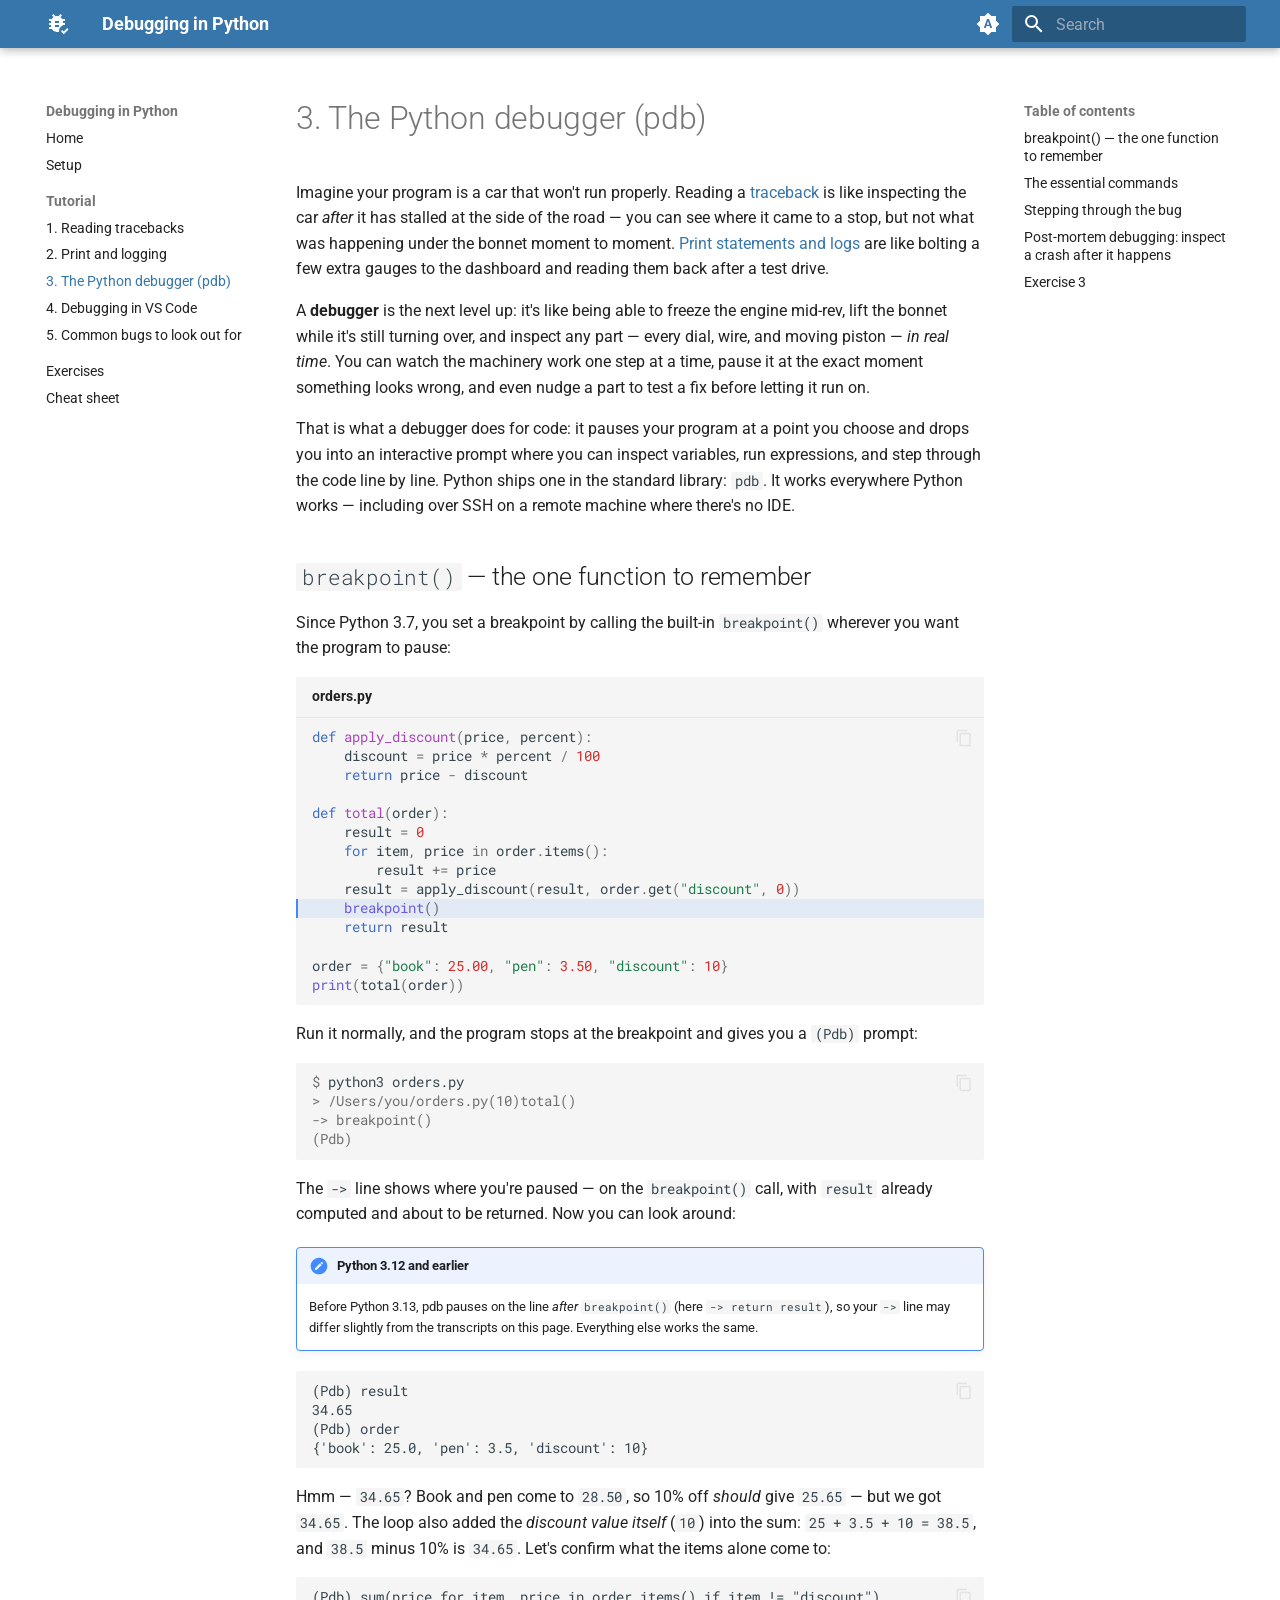
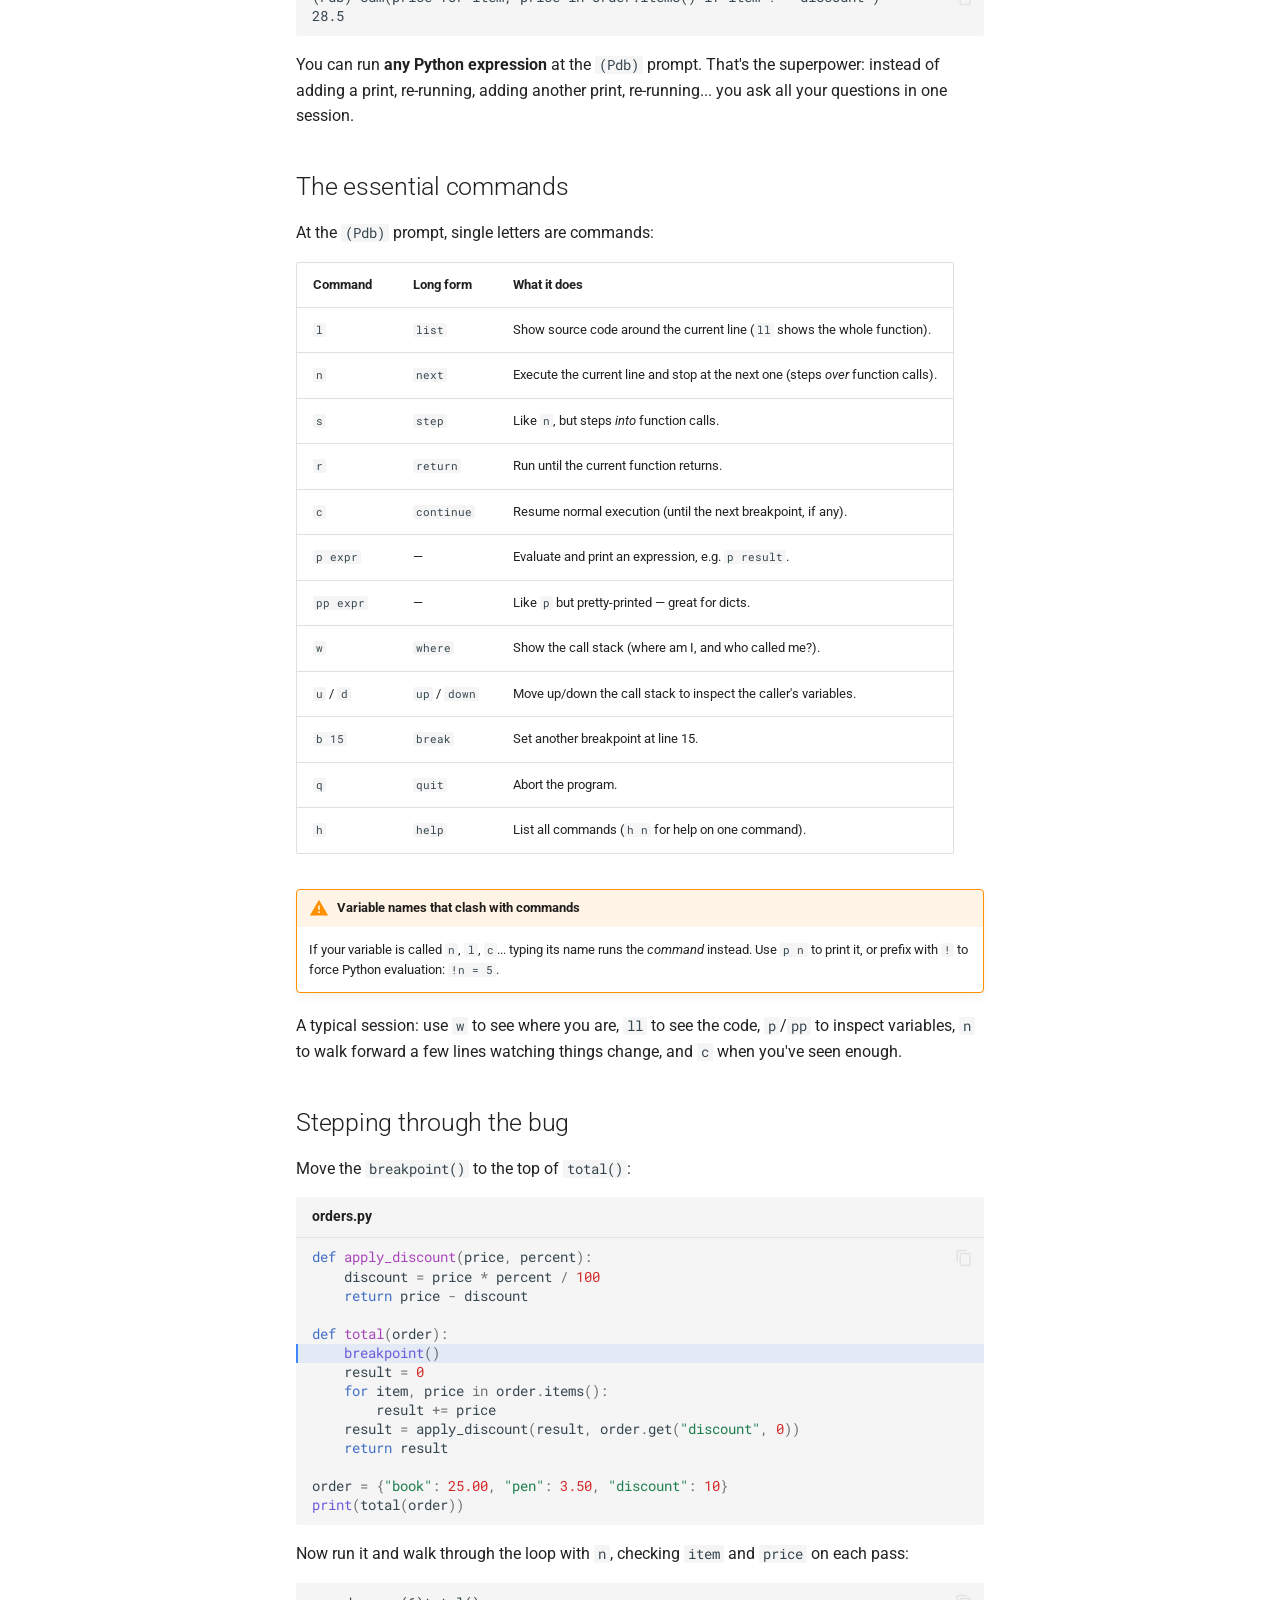
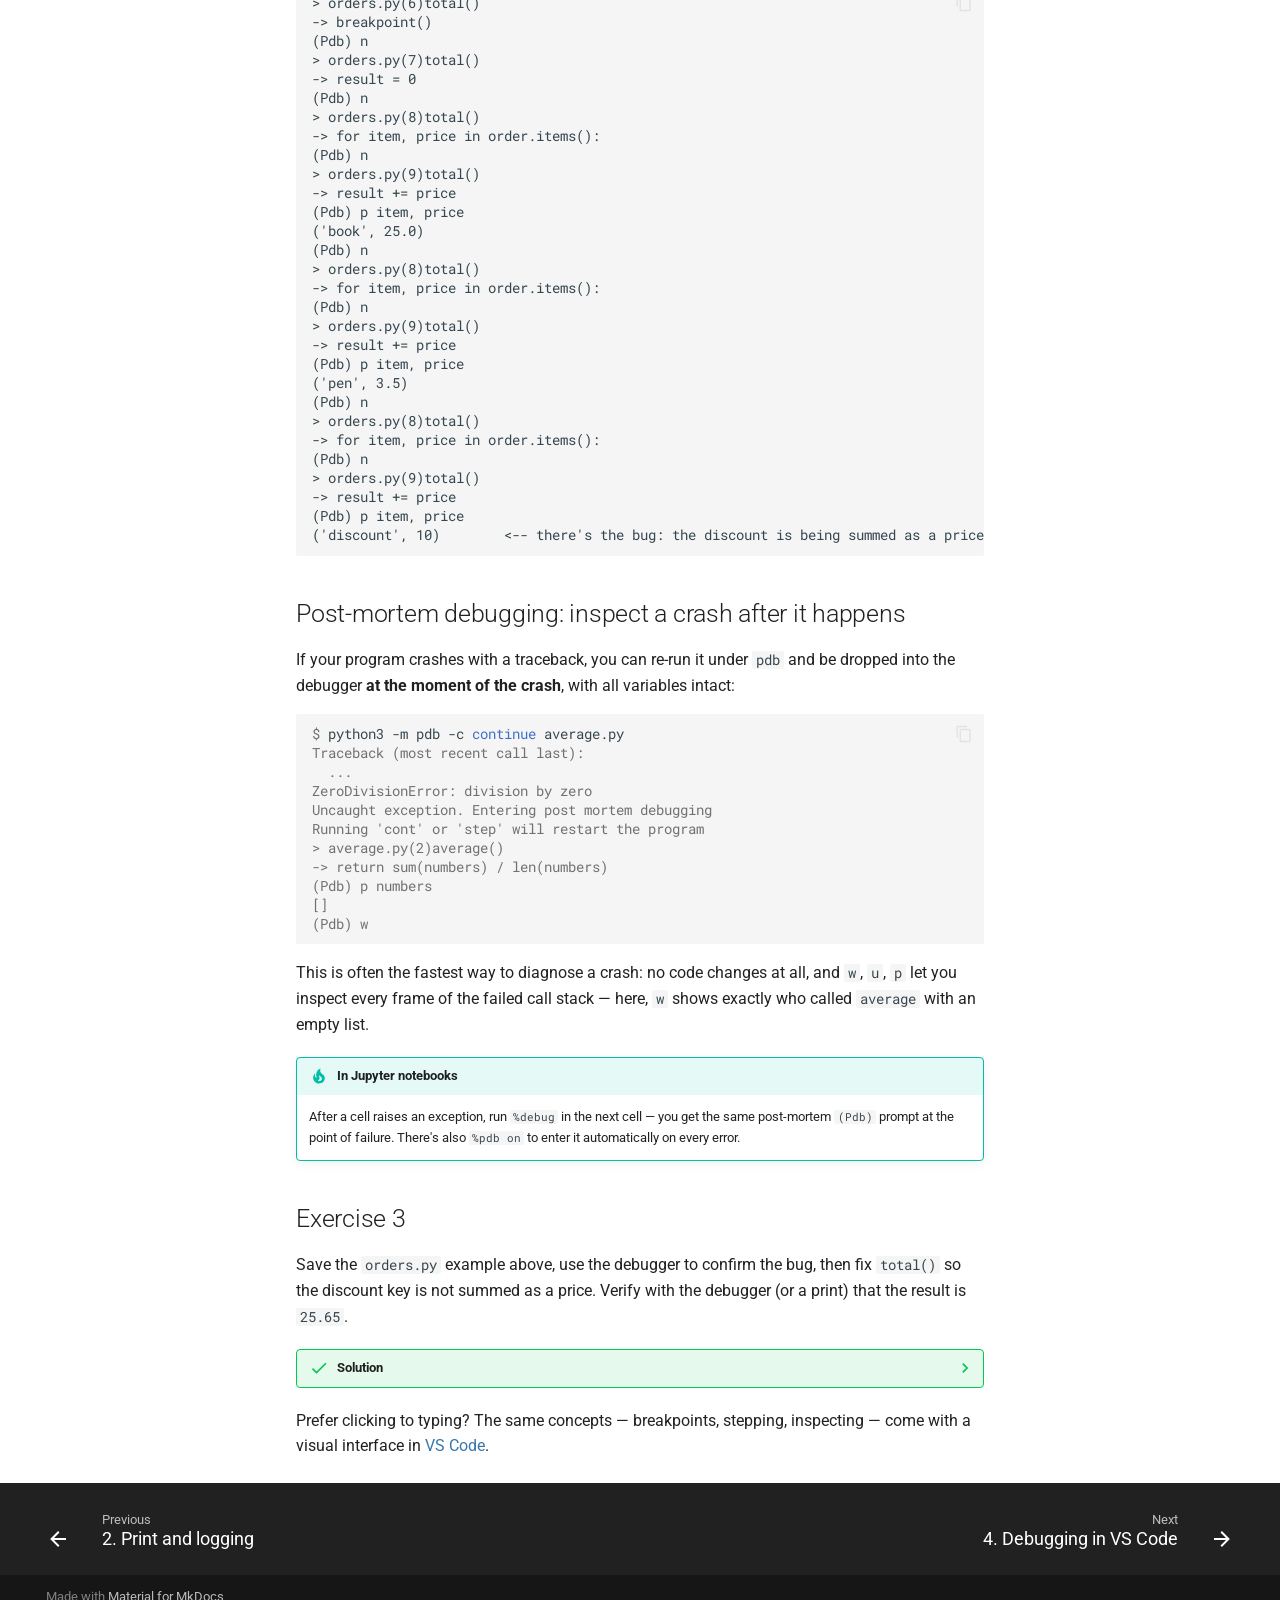
<file: 03-pdb.html>
<!doctype html>
<html lang="en" class="no-js">
  <head>
    
      <meta charset="utf-8">
      <meta name="viewport" content="width=device-width,initial-scale=1">
      
        <meta name="description" content="A hands-on workshop for learning how to debug Python code.">
      
      
        <meta name="author" content="Geoffrey Weal">
      
      
      
        <link rel="prev" href="02-print-and-logging.html">
      
      
        <link rel="next" href="04-vscode.html">
      
      
        
      
      
      <link rel="icon" href="assets/images/favicon.png">
      <meta name="generator" content="mkdocs-1.6.1, mkdocs-material-9.7.7">
    
    
      
        <title>3. The Python debugger (pdb) - Debugging in Python</title>
      
    
    
      <link rel="stylesheet" href="assets/stylesheets/main.ec1eaa64.min.css">
      
        
        <link rel="stylesheet" href="assets/stylesheets/palette.ab4e12ef.min.css">
      
      


    
    
      
    
    
      
        
        
        <link rel="preconnect" href="https://fonts.gstatic.com" crossorigin>
        <link rel="stylesheet" href="https://fonts.googleapis.com/css?family=Roboto:300,300i,400,400i,700,700i%7CRoboto+Mono:400,400i,700,700i&display=fallback">
        <style>:root{--md-text-font:"Roboto";--md-code-font:"Roboto Mono"}</style>
      
    
    
      <link rel="stylesheet" href="stylesheets/extra.css">
    
    <script>__md_scope=new URL(".",location),__md_hash=e=>[...e].reduce(((e,_)=>(e<<5)-e+_.charCodeAt(0)),0),__md_get=(e,_=localStorage,t=__md_scope)=>JSON.parse(_.getItem(t.pathname+"."+e)),__md_set=(e,_,t=localStorage,a=__md_scope)=>{try{t.setItem(a.pathname+"."+e,JSON.stringify(_))}catch(e){}}</script>
    
      

    
    
  </head>
  
  
    
    
      
    
    
    
    
    <body dir="ltr" data-md-color-scheme="default" data-md-color-primary="custom" data-md-color-accent="deep-orange">
  
    
    <input class="md-toggle" data-md-toggle="drawer" type="checkbox" id="__drawer" autocomplete="off">
    <input class="md-toggle" data-md-toggle="search" type="checkbox" id="__search" autocomplete="off">
    <label class="md-overlay" for="__drawer"></label>
    <div data-md-component="skip">
      
        
        <a href="#3-the-python-debugger-pdb" class="md-skip">
          Skip to content
        </a>
      
    </div>
    <div data-md-component="announce">
      
    </div>
    
    
      

  

<header class="md-header md-header--shadow" data-md-component="header">
  <nav class="md-header__inner md-grid" aria-label="Header">
    <a href="index.html" title="Debugging in Python" class="md-header__button md-logo" aria-label="Debugging in Python" data-md-component="logo">
      
  
  <svg xmlns="http://www.w3.org/2000/svg" viewBox="0 0 24 24"><path d="M19 7h-2.81c-.45-.8-1.07-1.5-1.82-2L16 3.41 14.59 2l-2.17 2.17a6 6 0 0 0-2.83 0L7.41 2 6 3.41 7.62 5c-.75.5-1.36 1.21-1.81 2H3v2h2.09c-.06.33-.09.66-.09 1v1H3v2h2v1c0 .34.03.67.09 1H3v2h2.81A6 6 0 0 0 13 19.65V19c0-2.54 1.61-4.8 4-5.65V13h2v-2h-2v-1c0-.34-.03-.67-.09-1H19zm-6 8H9v-2h4zm0-4H9V9h4zm4.75 11.16-2.75-3L16.16 18l1.59 1.59L21.34 16l1.16 1.41z"/></svg>

    </a>
    <label class="md-header__button md-icon" for="__drawer">
      
      <svg xmlns="http://www.w3.org/2000/svg" viewBox="0 0 24 24"><path d="M3 6h18v2H3zm0 5h18v2H3zm0 5h18v2H3z"/></svg>
    </label>
    <div class="md-header__title" data-md-component="header-title">
      <div class="md-header__ellipsis">
        <div class="md-header__topic">
          <span class="md-ellipsis">
            Debugging in Python
          </span>
        </div>
        <div class="md-header__topic" data-md-component="header-topic">
          <span class="md-ellipsis">
            
              3. The Python debugger (pdb)
            
          </span>
        </div>
      </div>
    </div>
    
      
        <form class="md-header__option" data-md-component="palette">
  
    
    
    
    <input class="md-option" data-md-color-media="(prefers-color-scheme)" data-md-color-scheme="default" data-md-color-primary="custom" data-md-color-accent="deep-orange"  aria-label="Switch to light mode"  type="radio" name="__palette" id="__palette_0">
    
      <label class="md-header__button md-icon" title="Switch to light mode" for="__palette_1" hidden>
        <svg xmlns="http://www.w3.org/2000/svg" viewBox="0 0 24 24"><path d="m14.3 16-.7-2h-3.2l-.7 2H7.8L11 7h2l3.2 9zM20 8.69V4h-4.69L12 .69 8.69 4H4v4.69L.69 12 4 15.31V20h4.69L12 23.31 15.31 20H20v-4.69L23.31 12zm-9.15 3.96h2.3L12 9z"/></svg>
      </label>
    
  
    
    
    
    <input class="md-option" data-md-color-media="(prefers-color-scheme: light)" data-md-color-scheme="default" data-md-color-primary="custom" data-md-color-accent="deep-orange"  aria-label="Switch to dark mode"  type="radio" name="__palette" id="__palette_1">
    
      <label class="md-header__button md-icon" title="Switch to dark mode" for="__palette_2" hidden>
        <svg xmlns="http://www.w3.org/2000/svg" viewBox="0 0 24 24"><path d="M12 8a4 4 0 0 0-4 4 4 4 0 0 0 4 4 4 4 0 0 0 4-4 4 4 0 0 0-4-4m0 10a6 6 0 0 1-6-6 6 6 0 0 1 6-6 6 6 0 0 1 6 6 6 6 0 0 1-6 6m8-9.31V4h-4.69L12 .69 8.69 4H4v4.69L.69 12 4 15.31V20h4.69L12 23.31 15.31 20H20v-4.69L23.31 12z"/></svg>
      </label>
    
  
    
    
    
    <input class="md-option" data-md-color-media="(prefers-color-scheme: dark)" data-md-color-scheme="slate" data-md-color-primary="custom" data-md-color-accent="deep-orange"  aria-label="Switch to system preference"  type="radio" name="__palette" id="__palette_2">
    
      <label class="md-header__button md-icon" title="Switch to system preference" for="__palette_0" hidden>
        <svg xmlns="http://www.w3.org/2000/svg" viewBox="0 0 24 24"><path d="M12 18c-.89 0-1.74-.2-2.5-.55C11.56 16.5 13 14.42 13 12s-1.44-4.5-3.5-5.45C10.26 6.2 11.11 6 12 6a6 6 0 0 1 6 6 6 6 0 0 1-6 6m8-9.31V4h-4.69L12 .69 8.69 4H4v4.69L.69 12 4 15.31V20h4.69L12 23.31 15.31 20H20v-4.69L23.31 12z"/></svg>
      </label>
    
  
</form>
      
    
    
      <script>var palette=__md_get("__palette");if(palette&&palette.color){if("(prefers-color-scheme)"===palette.color.media){var media=matchMedia("(prefers-color-scheme: light)"),input=document.querySelector(media.matches?"[data-md-color-media='(prefers-color-scheme: light)']":"[data-md-color-media='(prefers-color-scheme: dark)']");palette.color.media=input.getAttribute("data-md-color-media"),palette.color.scheme=input.getAttribute("data-md-color-scheme"),palette.color.primary=input.getAttribute("data-md-color-primary"),palette.color.accent=input.getAttribute("data-md-color-accent")}for(var[key,value]of Object.entries(palette.color))document.body.setAttribute("data-md-color-"+key,value)}</script>
    
    
    
      
      
        <label class="md-header__button md-icon" for="__search">
          
          <svg xmlns="http://www.w3.org/2000/svg" viewBox="0 0 24 24"><path d="M9.5 3A6.5 6.5 0 0 1 16 9.5c0 1.61-.59 3.09-1.56 4.23l.27.27h.79l5 5-1.5 1.5-5-5v-.79l-.27-.27A6.52 6.52 0 0 1 9.5 16 6.5 6.5 0 0 1 3 9.5 6.5 6.5 0 0 1 9.5 3m0 2C7 5 5 7 5 9.5S7 14 9.5 14 14 12 14 9.5 12 5 9.5 5"/></svg>
        </label>
        <div class="md-search" data-md-component="search" role="dialog">
  <label class="md-search__overlay" for="__search"></label>
  <div class="md-search__inner" role="search">
    <form class="md-search__form" name="search">
      <input type="text" class="md-search__input" name="query" aria-label="Search" placeholder="Search" autocapitalize="off" autocorrect="off" autocomplete="off" spellcheck="false" data-md-component="search-query" required>
      <label class="md-search__icon md-icon" for="__search">
        
        <svg xmlns="http://www.w3.org/2000/svg" viewBox="0 0 24 24"><path d="M9.5 3A6.5 6.5 0 0 1 16 9.5c0 1.61-.59 3.09-1.56 4.23l.27.27h.79l5 5-1.5 1.5-5-5v-.79l-.27-.27A6.52 6.52 0 0 1 9.5 16 6.5 6.5 0 0 1 3 9.5 6.5 6.5 0 0 1 9.5 3m0 2C7 5 5 7 5 9.5S7 14 9.5 14 14 12 14 9.5 12 5 9.5 5"/></svg>
        
        <svg xmlns="http://www.w3.org/2000/svg" viewBox="0 0 24 24"><path d="M20 11v2H8l5.5 5.5-1.42 1.42L4.16 12l7.92-7.92L13.5 5.5 8 11z"/></svg>
      </label>
      <nav class="md-search__options" aria-label="Search">
        
        <button type="reset" class="md-search__icon md-icon" title="Clear" aria-label="Clear" tabindex="-1">
          
          <svg xmlns="http://www.w3.org/2000/svg" viewBox="0 0 24 24"><path d="M19 6.41 17.59 5 12 10.59 6.41 5 5 6.41 10.59 12 5 17.59 6.41 19 12 13.41 17.59 19 19 17.59 13.41 12z"/></svg>
        </button>
      </nav>
      
        <div class="md-search__suggest" data-md-component="search-suggest"></div>
      
    </form>
    <div class="md-search__output">
      <div class="md-search__scrollwrap" tabindex="0" data-md-scrollfix>
        <div class="md-search-result" data-md-component="search-result">
          <div class="md-search-result__meta">
            Initializing search
          </div>
          <ol class="md-search-result__list" role="presentation"></ol>
        </div>
      </div>
    </div>
  </div>
</div>
      
    
    
  </nav>
  
</header>
    
    <div class="md-container" data-md-component="container">
      
      
        
          
        
      
      <main class="md-main" data-md-component="main">
        <div class="md-main__inner md-grid">
          
            
              
              <div class="md-sidebar md-sidebar--primary" data-md-component="sidebar" data-md-type="navigation" >
                <div class="md-sidebar__scrollwrap">
                  <div class="md-sidebar__inner">
                    



<nav class="md-nav md-nav--primary" aria-label="Navigation" data-md-level="0">
  <label class="md-nav__title" for="__drawer">
    <a href="index.html" title="Debugging in Python" class="md-nav__button md-logo" aria-label="Debugging in Python" data-md-component="logo">
      
  
  <svg xmlns="http://www.w3.org/2000/svg" viewBox="0 0 24 24"><path d="M19 7h-2.81c-.45-.8-1.07-1.5-1.82-2L16 3.41 14.59 2l-2.17 2.17a6 6 0 0 0-2.83 0L7.41 2 6 3.41 7.62 5c-.75.5-1.36 1.21-1.81 2H3v2h2.09c-.06.33-.09.66-.09 1v1H3v2h2v1c0 .34.03.67.09 1H3v2h2.81A6 6 0 0 0 13 19.65V19c0-2.54 1.61-4.8 4-5.65V13h2v-2h-2v-1c0-.34-.03-.67-.09-1H19zm-6 8H9v-2h4zm0-4H9V9h4zm4.75 11.16-2.75-3L16.16 18l1.59 1.59L21.34 16l1.16 1.41z"/></svg>

    </a>
    Debugging in Python
  </label>
  
  <ul class="md-nav__list" data-md-scrollfix>
    
      
      
  
  
  
  
    <li class="md-nav__item">
      <a href="index.html" class="md-nav__link">
        
  
  
  <span class="md-ellipsis">
    
  
    Home
  

    
  </span>
  
  

      </a>
    </li>
  

    
      
      
  
  
  
  
    <li class="md-nav__item">
      <a href="setup.html" class="md-nav__link">
        
  
  
  <span class="md-ellipsis">
    
  
    Setup
  

    
  </span>
  
  

      </a>
    </li>
  

    
      
      
  
  
    
  
  
  
    
    
    
    
      
        
        
      
    
    
    <li class="md-nav__item md-nav__item--active md-nav__item--section md-nav__item--nested">
      
        
        
        <input class="md-nav__toggle md-toggle " type="checkbox" id="__nav_3" checked>
        
          
          <label class="md-nav__link" for="__nav_3" id="__nav_3_label" tabindex="">
            
  
  
  <span class="md-ellipsis">
    
  
    Tutorial
  

    
  </span>
  
  

            <span class="md-nav__icon md-icon"></span>
          </label>
        
        <nav class="md-nav" data-md-level="1" aria-labelledby="__nav_3_label" aria-expanded="true">
          <label class="md-nav__title" for="__nav_3">
            <span class="md-nav__icon md-icon"></span>
            
  
    Tutorial
  

          </label>
          <ul class="md-nav__list" data-md-scrollfix>
            
              
                
  
  
  
  
    <li class="md-nav__item">
      <a href="01-tracebacks.html" class="md-nav__link">
        
  
  
  <span class="md-ellipsis">
    
  
    1. Reading tracebacks
  

    
  </span>
  
  

      </a>
    </li>
  

              
            
              
                
  
  
  
  
    <li class="md-nav__item">
      <a href="02-print-and-logging.html" class="md-nav__link">
        
  
  
  <span class="md-ellipsis">
    
  
    2. Print and logging
  

    
  </span>
  
  

      </a>
    </li>
  

              
            
              
                
  
  
    
  
  
  
    <li class="md-nav__item md-nav__item--active">
      
      <input class="md-nav__toggle md-toggle" type="checkbox" id="__toc">
      
      
        
      
      
        <label class="md-nav__link md-nav__link--active" for="__toc">
          
  
  
  <span class="md-ellipsis">
    
  
    3. The Python debugger (pdb)
  

    
  </span>
  
  

          <span class="md-nav__icon md-icon"></span>
        </label>
      
      <a href="03-pdb.html" class="md-nav__link md-nav__link--active">
        
  
  
  <span class="md-ellipsis">
    
  
    3. The Python debugger (pdb)
  

    
  </span>
  
  

      </a>
      
        

<nav class="md-nav md-nav--secondary" aria-label="Table of contents">
  
  
  
    
  
  
    <label class="md-nav__title" for="__toc">
      <span class="md-nav__icon md-icon"></span>
      Table of contents
    </label>
    <ul class="md-nav__list" data-md-component="toc" data-md-scrollfix>
      
        <li class="md-nav__item">
  <a href="#breakpoint-the-one-function-to-remember" class="md-nav__link">
    <span class="md-ellipsis">
      
        breakpoint() — the one function to remember
      
    </span>
  </a>
  
</li>
      
        <li class="md-nav__item">
  <a href="#the-essential-commands" class="md-nav__link">
    <span class="md-ellipsis">
      
        The essential commands
      
    </span>
  </a>
  
</li>
      
        <li class="md-nav__item">
  <a href="#stepping-through-the-bug" class="md-nav__link">
    <span class="md-ellipsis">
      
        Stepping through the bug
      
    </span>
  </a>
  
</li>
      
        <li class="md-nav__item">
  <a href="#post-mortem-debugging-inspect-a-crash-after-it-happens" class="md-nav__link">
    <span class="md-ellipsis">
      
        Post-mortem debugging: inspect a crash after it happens
      
    </span>
  </a>
  
</li>
      
        <li class="md-nav__item">
  <a href="#exercise-3" class="md-nav__link">
    <span class="md-ellipsis">
      
        Exercise 3
      
    </span>
  </a>
  
</li>
      
    </ul>
  
</nav>
      
    </li>
  

              
            
              
                
  
  
  
  
    <li class="md-nav__item">
      <a href="04-vscode.html" class="md-nav__link">
        
  
  
  <span class="md-ellipsis">
    
  
    4. Debugging in VS Code
  

    
  </span>
  
  

      </a>
    </li>
  

              
            
              
                
  
  
  
  
    <li class="md-nav__item">
      <a href="05-common-bugs.html" class="md-nav__link">
        
  
  
  <span class="md-ellipsis">
    
  
    5. Common bugs to look out for
  

    
  </span>
  
  

      </a>
    </li>
  

              
            
          </ul>
        </nav>
      
    </li>
  

    
      
      
  
  
  
  
    <li class="md-nav__item">
      <a href="exercises.html" class="md-nav__link">
        
  
  
  <span class="md-ellipsis">
    
  
    Exercises
  

    
  </span>
  
  

      </a>
    </li>
  

    
      
      
  
  
  
  
    <li class="md-nav__item">
      <a href="cheatsheet.html" class="md-nav__link">
        
  
  
  <span class="md-ellipsis">
    
  
    Cheat sheet
  

    
  </span>
  
  

      </a>
    </li>
  

    
  </ul>
</nav>
                  </div>
                </div>
              </div>
            
            
              
              <div class="md-sidebar md-sidebar--secondary" data-md-component="sidebar" data-md-type="toc" >
                <div class="md-sidebar__scrollwrap">
                  <div class="md-sidebar__inner">
                    

<nav class="md-nav md-nav--secondary" aria-label="Table of contents">
  
  
  
    
  
  
    <label class="md-nav__title" for="__toc">
      <span class="md-nav__icon md-icon"></span>
      Table of contents
    </label>
    <ul class="md-nav__list" data-md-component="toc" data-md-scrollfix>
      
        <li class="md-nav__item">
  <a href="#breakpoint-the-one-function-to-remember" class="md-nav__link">
    <span class="md-ellipsis">
      
        breakpoint() — the one function to remember
      
    </span>
  </a>
  
</li>
      
        <li class="md-nav__item">
  <a href="#the-essential-commands" class="md-nav__link">
    <span class="md-ellipsis">
      
        The essential commands
      
    </span>
  </a>
  
</li>
      
        <li class="md-nav__item">
  <a href="#stepping-through-the-bug" class="md-nav__link">
    <span class="md-ellipsis">
      
        Stepping through the bug
      
    </span>
  </a>
  
</li>
      
        <li class="md-nav__item">
  <a href="#post-mortem-debugging-inspect-a-crash-after-it-happens" class="md-nav__link">
    <span class="md-ellipsis">
      
        Post-mortem debugging: inspect a crash after it happens
      
    </span>
  </a>
  
</li>
      
        <li class="md-nav__item">
  <a href="#exercise-3" class="md-nav__link">
    <span class="md-ellipsis">
      
        Exercise 3
      
    </span>
  </a>
  
</li>
      
    </ul>
  
</nav>
                  </div>
                </div>
              </div>
            
          
          
            <div class="md-content" data-md-component="content">
              
              <article class="md-content__inner md-typeset">
                
                  



<h1 id="3-the-python-debugger-pdb">3. The Python debugger (pdb)<a class="headerlink" href="#3-the-python-debugger-pdb" title="Permanent link">&para;</a></h1>
<p>Imagine your program is a car that won't run properly. Reading a <a href="01-tracebacks.html">traceback</a> is like inspecting the car <em>after</em> it has stalled at the side of the road — you can see where it came to a stop, but not what was happening under the bonnet moment to moment. <a href="02-print-and-logging.html">Print statements and logs</a> are like bolting a few extra gauges to the dashboard and reading them back after a test drive.</p>
<p>A <strong>debugger</strong> is the next level up: it's like being able to freeze the engine mid-rev, lift the bonnet while it's still turning over, and inspect any part — every dial, wire, and moving piston — <em>in real time</em>. You can watch the machinery work one step at a time, pause it at the exact moment something looks wrong, and even nudge a part to test a fix before letting it run on.</p>
<p>That is what a debugger does for code: it pauses your program at a point you choose and drops you into an interactive prompt where you can inspect variables, run expressions, and step through the code line by line. Python ships one in the standard library: <code>pdb</code>. It works everywhere Python works — including over SSH on a remote machine where there's no IDE.</p>
<h2 id="breakpoint-the-one-function-to-remember"><code>breakpoint()</code> — the one function to remember<a class="headerlink" href="#breakpoint-the-one-function-to-remember" title="Permanent link">&para;</a></h2>
<p>Since Python 3.7, you set a breakpoint by calling the built-in <code>breakpoint()</code> wherever you want the program to pause:</p>
<div class="language-python highlight"><span class="filename">orders.py</span><pre><span></span><code><span id="__span-0-1"><a id="__codelineno-0-1" name="__codelineno-0-1" href="#__codelineno-0-1"></a><span class="k">def</span><span class="w"> </span><span class="nf">apply_discount</span><span class="p">(</span><span class="n">price</span><span class="p">,</span> <span class="n">percent</span><span class="p">):</span>
</span><span id="__span-0-2"><a id="__codelineno-0-2" name="__codelineno-0-2" href="#__codelineno-0-2"></a>    <span class="n">discount</span> <span class="o">=</span> <span class="n">price</span> <span class="o">*</span> <span class="n">percent</span> <span class="o">/</span> <span class="mi">100</span>
</span><span id="__span-0-3"><a id="__codelineno-0-3" name="__codelineno-0-3" href="#__codelineno-0-3"></a>    <span class="k">return</span> <span class="n">price</span> <span class="o">-</span> <span class="n">discount</span>
</span><span id="__span-0-4"><a id="__codelineno-0-4" name="__codelineno-0-4" href="#__codelineno-0-4"></a>
</span><span id="__span-0-5"><a id="__codelineno-0-5" name="__codelineno-0-5" href="#__codelineno-0-5"></a><span class="k">def</span><span class="w"> </span><span class="nf">total</span><span class="p">(</span><span class="n">order</span><span class="p">):</span>
</span><span id="__span-0-6"><a id="__codelineno-0-6" name="__codelineno-0-6" href="#__codelineno-0-6"></a>    <span class="n">result</span> <span class="o">=</span> <span class="mi">0</span>
</span><span id="__span-0-7"><a id="__codelineno-0-7" name="__codelineno-0-7" href="#__codelineno-0-7"></a>    <span class="k">for</span> <span class="n">item</span><span class="p">,</span> <span class="n">price</span> <span class="ow">in</span> <span class="n">order</span><span class="o">.</span><span class="n">items</span><span class="p">():</span>
</span><span id="__span-0-8"><a id="__codelineno-0-8" name="__codelineno-0-8" href="#__codelineno-0-8"></a>        <span class="n">result</span> <span class="o">+=</span> <span class="n">price</span>
</span><span id="__span-0-9"><a id="__codelineno-0-9" name="__codelineno-0-9" href="#__codelineno-0-9"></a>    <span class="n">result</span> <span class="o">=</span> <span class="n">apply_discount</span><span class="p">(</span><span class="n">result</span><span class="p">,</span> <span class="n">order</span><span class="o">.</span><span class="n">get</span><span class="p">(</span><span class="s2">&quot;discount&quot;</span><span class="p">,</span> <span class="mi">0</span><span class="p">))</span>
</span><span id="__span-0-10"><a id="__codelineno-0-10" name="__codelineno-0-10" href="#__codelineno-0-10"></a><span class="hll">    <span class="nb">breakpoint</span><span class="p">()</span>
</span></span><span id="__span-0-11"><a id="__codelineno-0-11" name="__codelineno-0-11" href="#__codelineno-0-11"></a>    <span class="k">return</span> <span class="n">result</span>
</span><span id="__span-0-12"><a id="__codelineno-0-12" name="__codelineno-0-12" href="#__codelineno-0-12"></a>
</span><span id="__span-0-13"><a id="__codelineno-0-13" name="__codelineno-0-13" href="#__codelineno-0-13"></a><span class="n">order</span> <span class="o">=</span> <span class="p">{</span><span class="s2">&quot;book&quot;</span><span class="p">:</span> <span class="mf">25.00</span><span class="p">,</span> <span class="s2">&quot;pen&quot;</span><span class="p">:</span> <span class="mf">3.50</span><span class="p">,</span> <span class="s2">&quot;discount&quot;</span><span class="p">:</span> <span class="mi">10</span><span class="p">}</span>
</span><span id="__span-0-14"><a id="__codelineno-0-14" name="__codelineno-0-14" href="#__codelineno-0-14"></a><span class="nb">print</span><span class="p">(</span><span class="n">total</span><span class="p">(</span><span class="n">order</span><span class="p">))</span>
</span></code></pre></div>
<p>Run it normally, and the program stops at the breakpoint and gives you a <code>(Pdb)</code> prompt:</p>
<div class="language-console highlight"><pre><span></span><code><span id="__span-1-1"><a id="__codelineno-1-1" name="__codelineno-1-1" href="#__codelineno-1-1"></a><span class="gp">$ </span>python3<span class="w"> </span>orders.py
</span><span id="__span-1-2"><a id="__codelineno-1-2" name="__codelineno-1-2" href="#__codelineno-1-2"></a><span class="go">&gt; /Users/you/orders.py(10)total()</span>
</span><span id="__span-1-3"><a id="__codelineno-1-3" name="__codelineno-1-3" href="#__codelineno-1-3"></a><span class="go">-&gt; breakpoint()</span>
</span><span id="__span-1-4"><a id="__codelineno-1-4" name="__codelineno-1-4" href="#__codelineno-1-4"></a><span class="gp gp-VirtualEnv">(Pdb)</span>
</span></code></pre></div>
<p>The <code>-&gt;</code> line shows where you're paused — on the <code>breakpoint()</code> call, with <code>result</code> already computed and about to be returned. Now you can look around:</p>
<div class="admonition note">
<p class="admonition-title">Python 3.12 and earlier</p>
<p>Before Python 3.13, pdb pauses on the line <em>after</em> <code>breakpoint()</code> (here <code>-&gt; return result</code>), so your <code>-&gt;</code> line may differ slightly from the transcripts on this page. Everything else works the same.</p>
</div>
<div class="language-text highlight"><pre><span></span><code><span id="__span-2-1"><a id="__codelineno-2-1" name="__codelineno-2-1" href="#__codelineno-2-1"></a>(Pdb) result
</span><span id="__span-2-2"><a id="__codelineno-2-2" name="__codelineno-2-2" href="#__codelineno-2-2"></a>34.65
</span><span id="__span-2-3"><a id="__codelineno-2-3" name="__codelineno-2-3" href="#__codelineno-2-3"></a>(Pdb) order
</span><span id="__span-2-4"><a id="__codelineno-2-4" name="__codelineno-2-4" href="#__codelineno-2-4"></a>{&#39;book&#39;: 25.0, &#39;pen&#39;: 3.5, &#39;discount&#39;: 10}
</span></code></pre></div>
<p>Hmm — <code>34.65</code>? Book and pen come to <code>28.50</code>, so 10% off <em>should</em> give <code>25.65</code> — but we got <code>34.65</code>. The loop also added the <em>discount value itself</em> (<code>10</code>) into the sum: <code>25 + 3.5 + 10 = 38.5</code>, and <code>38.5</code> minus 10% is <code>34.65</code>. Let's confirm what the items alone come to:</p>
<div class="language-text highlight"><pre><span></span><code><span id="__span-3-1"><a id="__codelineno-3-1" name="__codelineno-3-1" href="#__codelineno-3-1"></a>(Pdb) sum(price for item, price in order.items() if item != &quot;discount&quot;)
</span><span id="__span-3-2"><a id="__codelineno-3-2" name="__codelineno-3-2" href="#__codelineno-3-2"></a>28.5
</span></code></pre></div>
<p>You can run <strong>any Python expression</strong> at the <code>(Pdb)</code> prompt. That's the superpower: instead of adding a print, re-running, adding another print, re-running... you ask all your questions in one session.</p>
<h2 id="the-essential-commands">The essential commands<a class="headerlink" href="#the-essential-commands" title="Permanent link">&para;</a></h2>
<p>At the <code>(Pdb)</code> prompt, single letters are commands:</p>
<table>
<thead>
<tr>
<th>Command</th>
<th>Long form</th>
<th>What it does</th>
</tr>
</thead>
<tbody>
<tr>
<td><code>l</code></td>
<td><code>list</code></td>
<td>Show source code around the current line (<code>ll</code> shows the whole function).</td>
</tr>
<tr>
<td><code>n</code></td>
<td><code>next</code></td>
<td>Execute the current line and stop at the next one (steps <em>over</em> function calls).</td>
</tr>
<tr>
<td><code>s</code></td>
<td><code>step</code></td>
<td>Like <code>n</code>, but steps <em>into</em> function calls.</td>
</tr>
<tr>
<td><code>r</code></td>
<td><code>return</code></td>
<td>Run until the current function returns.</td>
</tr>
<tr>
<td><code>c</code></td>
<td><code>continue</code></td>
<td>Resume normal execution (until the next breakpoint, if any).</td>
</tr>
<tr>
<td><code>p expr</code></td>
<td>—</td>
<td>Evaluate and print an expression, e.g. <code>p result</code>.</td>
</tr>
<tr>
<td><code>pp expr</code></td>
<td>—</td>
<td>Like <code>p</code> but pretty-printed — great for dicts.</td>
</tr>
<tr>
<td><code>w</code></td>
<td><code>where</code></td>
<td>Show the call stack (where am I, and who called me?).</td>
</tr>
<tr>
<td><code>u</code> / <code>d</code></td>
<td><code>up</code> / <code>down</code></td>
<td>Move up/down the call stack to inspect the caller's variables.</td>
</tr>
<tr>
<td><code>b 15</code></td>
<td><code>break</code></td>
<td>Set another breakpoint at line 15.</td>
</tr>
<tr>
<td><code>q</code></td>
<td><code>quit</code></td>
<td>Abort the program.</td>
</tr>
<tr>
<td><code>h</code></td>
<td><code>help</code></td>
<td>List all commands (<code>h n</code> for help on one command).</td>
</tr>
</tbody>
</table>
<div class="admonition warning">
<p class="admonition-title">Variable names that clash with commands</p>
<p>If your variable is called <code>n</code>, <code>l</code>, <code>c</code>... typing its name runs the <em>command</em> instead. Use <code>p n</code> to print it, or prefix with <code>!</code> to force Python evaluation: <code>!n = 5</code>.</p>
</div>
<p>A typical session: use <code>w</code> to see where you are, <code>ll</code> to see the code, <code>p</code>/<code>pp</code> to inspect variables, <code>n</code> to walk forward a few lines watching things change, and <code>c</code> when you've seen enough.</p>
<h2 id="stepping-through-the-bug">Stepping through the bug<a class="headerlink" href="#stepping-through-the-bug" title="Permanent link">&para;</a></h2>
<p>Move the <code>breakpoint()</code> to the top of <code>total()</code>:</p>
<div class="language-python highlight"><span class="filename">orders.py</span><pre><span></span><code><span id="__span-4-1"><a id="__codelineno-4-1" name="__codelineno-4-1" href="#__codelineno-4-1"></a><span class="k">def</span><span class="w"> </span><span class="nf">apply_discount</span><span class="p">(</span><span class="n">price</span><span class="p">,</span> <span class="n">percent</span><span class="p">):</span>
</span><span id="__span-4-2"><a id="__codelineno-4-2" name="__codelineno-4-2" href="#__codelineno-4-2"></a>    <span class="n">discount</span> <span class="o">=</span> <span class="n">price</span> <span class="o">*</span> <span class="n">percent</span> <span class="o">/</span> <span class="mi">100</span>
</span><span id="__span-4-3"><a id="__codelineno-4-3" name="__codelineno-4-3" href="#__codelineno-4-3"></a>    <span class="k">return</span> <span class="n">price</span> <span class="o">-</span> <span class="n">discount</span>
</span><span id="__span-4-4"><a id="__codelineno-4-4" name="__codelineno-4-4" href="#__codelineno-4-4"></a>
</span><span id="__span-4-5"><a id="__codelineno-4-5" name="__codelineno-4-5" href="#__codelineno-4-5"></a><span class="k">def</span><span class="w"> </span><span class="nf">total</span><span class="p">(</span><span class="n">order</span><span class="p">):</span>
</span><span id="__span-4-6"><a id="__codelineno-4-6" name="__codelineno-4-6" href="#__codelineno-4-6"></a><span class="hll">    <span class="nb">breakpoint</span><span class="p">()</span>
</span></span><span id="__span-4-7"><a id="__codelineno-4-7" name="__codelineno-4-7" href="#__codelineno-4-7"></a>    <span class="n">result</span> <span class="o">=</span> <span class="mi">0</span>
</span><span id="__span-4-8"><a id="__codelineno-4-8" name="__codelineno-4-8" href="#__codelineno-4-8"></a>    <span class="k">for</span> <span class="n">item</span><span class="p">,</span> <span class="n">price</span> <span class="ow">in</span> <span class="n">order</span><span class="o">.</span><span class="n">items</span><span class="p">():</span>
</span><span id="__span-4-9"><a id="__codelineno-4-9" name="__codelineno-4-9" href="#__codelineno-4-9"></a>        <span class="n">result</span> <span class="o">+=</span> <span class="n">price</span>
</span><span id="__span-4-10"><a id="__codelineno-4-10" name="__codelineno-4-10" href="#__codelineno-4-10"></a>    <span class="n">result</span> <span class="o">=</span> <span class="n">apply_discount</span><span class="p">(</span><span class="n">result</span><span class="p">,</span> <span class="n">order</span><span class="o">.</span><span class="n">get</span><span class="p">(</span><span class="s2">&quot;discount&quot;</span><span class="p">,</span> <span class="mi">0</span><span class="p">))</span>
</span><span id="__span-4-11"><a id="__codelineno-4-11" name="__codelineno-4-11" href="#__codelineno-4-11"></a>    <span class="k">return</span> <span class="n">result</span>
</span><span id="__span-4-12"><a id="__codelineno-4-12" name="__codelineno-4-12" href="#__codelineno-4-12"></a>
</span><span id="__span-4-13"><a id="__codelineno-4-13" name="__codelineno-4-13" href="#__codelineno-4-13"></a><span class="n">order</span> <span class="o">=</span> <span class="p">{</span><span class="s2">&quot;book&quot;</span><span class="p">:</span> <span class="mf">25.00</span><span class="p">,</span> <span class="s2">&quot;pen&quot;</span><span class="p">:</span> <span class="mf">3.50</span><span class="p">,</span> <span class="s2">&quot;discount&quot;</span><span class="p">:</span> <span class="mi">10</span><span class="p">}</span>
</span><span id="__span-4-14"><a id="__codelineno-4-14" name="__codelineno-4-14" href="#__codelineno-4-14"></a><span class="nb">print</span><span class="p">(</span><span class="n">total</span><span class="p">(</span><span class="n">order</span><span class="p">))</span>
</span></code></pre></div>
<p>Now run it and walk through the loop with <code>n</code>, checking <code>item</code> and <code>price</code> on each pass:</p>
<div class="language-text highlight"><pre><span></span><code><span id="__span-5-1"><a id="__codelineno-5-1" name="__codelineno-5-1" href="#__codelineno-5-1"></a>&gt; orders.py(6)total()
</span><span id="__span-5-2"><a id="__codelineno-5-2" name="__codelineno-5-2" href="#__codelineno-5-2"></a>-&gt; breakpoint()
</span><span id="__span-5-3"><a id="__codelineno-5-3" name="__codelineno-5-3" href="#__codelineno-5-3"></a>(Pdb) n
</span><span id="__span-5-4"><a id="__codelineno-5-4" name="__codelineno-5-4" href="#__codelineno-5-4"></a>&gt; orders.py(7)total()
</span><span id="__span-5-5"><a id="__codelineno-5-5" name="__codelineno-5-5" href="#__codelineno-5-5"></a>-&gt; result = 0
</span><span id="__span-5-6"><a id="__codelineno-5-6" name="__codelineno-5-6" href="#__codelineno-5-6"></a>(Pdb) n
</span><span id="__span-5-7"><a id="__codelineno-5-7" name="__codelineno-5-7" href="#__codelineno-5-7"></a>&gt; orders.py(8)total()
</span><span id="__span-5-8"><a id="__codelineno-5-8" name="__codelineno-5-8" href="#__codelineno-5-8"></a>-&gt; for item, price in order.items():
</span><span id="__span-5-9"><a id="__codelineno-5-9" name="__codelineno-5-9" href="#__codelineno-5-9"></a>(Pdb) n
</span><span id="__span-5-10"><a id="__codelineno-5-10" name="__codelineno-5-10" href="#__codelineno-5-10"></a>&gt; orders.py(9)total()
</span><span id="__span-5-11"><a id="__codelineno-5-11" name="__codelineno-5-11" href="#__codelineno-5-11"></a>-&gt; result += price
</span><span id="__span-5-12"><a id="__codelineno-5-12" name="__codelineno-5-12" href="#__codelineno-5-12"></a>(Pdb) p item, price
</span><span id="__span-5-13"><a id="__codelineno-5-13" name="__codelineno-5-13" href="#__codelineno-5-13"></a>(&#39;book&#39;, 25.0)
</span><span id="__span-5-14"><a id="__codelineno-5-14" name="__codelineno-5-14" href="#__codelineno-5-14"></a>(Pdb) n
</span><span id="__span-5-15"><a id="__codelineno-5-15" name="__codelineno-5-15" href="#__codelineno-5-15"></a>&gt; orders.py(8)total()
</span><span id="__span-5-16"><a id="__codelineno-5-16" name="__codelineno-5-16" href="#__codelineno-5-16"></a>-&gt; for item, price in order.items():
</span><span id="__span-5-17"><a id="__codelineno-5-17" name="__codelineno-5-17" href="#__codelineno-5-17"></a>(Pdb) n
</span><span id="__span-5-18"><a id="__codelineno-5-18" name="__codelineno-5-18" href="#__codelineno-5-18"></a>&gt; orders.py(9)total()
</span><span id="__span-5-19"><a id="__codelineno-5-19" name="__codelineno-5-19" href="#__codelineno-5-19"></a>-&gt; result += price
</span><span id="__span-5-20"><a id="__codelineno-5-20" name="__codelineno-5-20" href="#__codelineno-5-20"></a>(Pdb) p item, price
</span><span id="__span-5-21"><a id="__codelineno-5-21" name="__codelineno-5-21" href="#__codelineno-5-21"></a>(&#39;pen&#39;, 3.5)
</span><span id="__span-5-22"><a id="__codelineno-5-22" name="__codelineno-5-22" href="#__codelineno-5-22"></a>(Pdb) n
</span><span id="__span-5-23"><a id="__codelineno-5-23" name="__codelineno-5-23" href="#__codelineno-5-23"></a>&gt; orders.py(8)total()
</span><span id="__span-5-24"><a id="__codelineno-5-24" name="__codelineno-5-24" href="#__codelineno-5-24"></a>-&gt; for item, price in order.items():
</span><span id="__span-5-25"><a id="__codelineno-5-25" name="__codelineno-5-25" href="#__codelineno-5-25"></a>(Pdb) n
</span><span id="__span-5-26"><a id="__codelineno-5-26" name="__codelineno-5-26" href="#__codelineno-5-26"></a>&gt; orders.py(9)total()
</span><span id="__span-5-27"><a id="__codelineno-5-27" name="__codelineno-5-27" href="#__codelineno-5-27"></a>-&gt; result += price
</span><span id="__span-5-28"><a id="__codelineno-5-28" name="__codelineno-5-28" href="#__codelineno-5-28"></a>(Pdb) p item, price
</span><span id="__span-5-29"><a id="__codelineno-5-29" name="__codelineno-5-29" href="#__codelineno-5-29"></a>(&#39;discount&#39;, 10)        &lt;-- there&#39;s the bug: the discount is being summed as a price
</span></code></pre></div>
<h2 id="post-mortem-debugging-inspect-a-crash-after-it-happens">Post-mortem debugging: inspect a crash after it happens<a class="headerlink" href="#post-mortem-debugging-inspect-a-crash-after-it-happens" title="Permanent link">&para;</a></h2>
<p>If your program crashes with a traceback, you can re-run it under <code>pdb</code> and be dropped into the debugger <strong>at the moment of the crash</strong>, with all variables intact:</p>
<div class="language-console highlight"><pre><span></span><code><span id="__span-6-1"><a id="__codelineno-6-1" name="__codelineno-6-1" href="#__codelineno-6-1"></a><span class="gp">$ </span>python3<span class="w"> </span>-m<span class="w"> </span>pdb<span class="w"> </span>-c<span class="w"> </span><span class="k">continue</span><span class="w"> </span>average.py
</span><span id="__span-6-2"><a id="__codelineno-6-2" name="__codelineno-6-2" href="#__codelineno-6-2"></a><span class="go">Traceback (most recent call last):</span>
</span><span id="__span-6-3"><a id="__codelineno-6-3" name="__codelineno-6-3" href="#__codelineno-6-3"></a><span class="go">  ...</span>
</span><span id="__span-6-4"><a id="__codelineno-6-4" name="__codelineno-6-4" href="#__codelineno-6-4"></a><span class="go">ZeroDivisionError: division by zero</span>
</span><span id="__span-6-5"><a id="__codelineno-6-5" name="__codelineno-6-5" href="#__codelineno-6-5"></a><span class="go">Uncaught exception. Entering post mortem debugging</span>
</span><span id="__span-6-6"><a id="__codelineno-6-6" name="__codelineno-6-6" href="#__codelineno-6-6"></a><span class="go">Running &#39;cont&#39; or &#39;step&#39; will restart the program</span>
</span><span id="__span-6-7"><a id="__codelineno-6-7" name="__codelineno-6-7" href="#__codelineno-6-7"></a><span class="go">&gt; average.py(2)average()</span>
</span><span id="__span-6-8"><a id="__codelineno-6-8" name="__codelineno-6-8" href="#__codelineno-6-8"></a><span class="go">-&gt; return sum(numbers) / len(numbers)</span>
</span><span id="__span-6-9"><a id="__codelineno-6-9" name="__codelineno-6-9" href="#__codelineno-6-9"></a><span class="gp gp-VirtualEnv">(Pdb)</span> <span class="go">p numbers</span>
</span><span id="__span-6-10"><a id="__codelineno-6-10" name="__codelineno-6-10" href="#__codelineno-6-10"></a><span class="go">[]</span>
</span><span id="__span-6-11"><a id="__codelineno-6-11" name="__codelineno-6-11" href="#__codelineno-6-11"></a><span class="gp gp-VirtualEnv">(Pdb)</span> <span class="go">w</span>
</span></code></pre></div>
<p>This is often the fastest way to diagnose a crash: no code changes at all, and <code>w</code>, <code>u</code>, <code>p</code> let you inspect every frame of the failed call stack — here, <code>w</code> shows exactly who called <code>average</code> with an empty list.</p>
<div class="admonition tip">
<p class="admonition-title">In Jupyter notebooks</p>
<p>After a cell raises an exception, run <code>%debug</code> in the next cell — you get the same post-mortem <code>(Pdb)</code> prompt at the point of failure. There's also <code>%pdb on</code> to enter it automatically on every error.</p>
</div>
<h2 id="exercise-3">Exercise 3<a class="headerlink" href="#exercise-3" title="Permanent link">&para;</a></h2>
<p>Save the <code>orders.py</code> example above, use the debugger to confirm the bug, then fix <code>total()</code> so the discount key is not summed as a price. Verify with the debugger (or a print) that the result is <code>25.65</code>.</p>
<details class="success">
<summary>Solution</summary>
<div class="language-python highlight"><pre><span></span><code><span id="__span-7-1"><a id="__codelineno-7-1" name="__codelineno-7-1" href="#__codelineno-7-1"></a><span class="k">def</span><span class="w"> </span><span class="nf">total</span><span class="p">(</span><span class="n">order</span><span class="p">):</span>
</span><span id="__span-7-2"><a id="__codelineno-7-2" name="__codelineno-7-2" href="#__codelineno-7-2"></a>    <span class="n">result</span> <span class="o">=</span> <span class="mi">0</span>
</span><span id="__span-7-3"><a id="__codelineno-7-3" name="__codelineno-7-3" href="#__codelineno-7-3"></a>    <span class="k">for</span> <span class="n">item</span><span class="p">,</span> <span class="n">price</span> <span class="ow">in</span> <span class="n">order</span><span class="o">.</span><span class="n">items</span><span class="p">():</span>
</span><span id="__span-7-4"><a id="__codelineno-7-4" name="__codelineno-7-4" href="#__codelineno-7-4"></a>        <span class="k">if</span> <span class="n">item</span> <span class="o">==</span> <span class="s2">&quot;discount&quot;</span><span class="p">:</span>
</span><span id="__span-7-5"><a id="__codelineno-7-5" name="__codelineno-7-5" href="#__codelineno-7-5"></a>            <span class="k">continue</span>
</span><span id="__span-7-6"><a id="__codelineno-7-6" name="__codelineno-7-6" href="#__codelineno-7-6"></a>        <span class="n">result</span> <span class="o">+=</span> <span class="n">price</span>
</span><span id="__span-7-7"><a id="__codelineno-7-7" name="__codelineno-7-7" href="#__codelineno-7-7"></a>    <span class="n">result</span> <span class="o">=</span> <span class="n">apply_discount</span><span class="p">(</span><span class="n">result</span><span class="p">,</span> <span class="n">order</span><span class="o">.</span><span class="n">get</span><span class="p">(</span><span class="s2">&quot;discount&quot;</span><span class="p">,</span> <span class="mi">0</span><span class="p">))</span>
</span><span id="__span-7-8"><a id="__codelineno-7-8" name="__codelineno-7-8" href="#__codelineno-7-8"></a>    <span class="k">return</span> <span class="n">result</span>
</span></code></pre></div>
<p>Better still, don't mix the discount into the same dict as the items — data-structure design prevents whole categories of bugs.</p>
</details>
<p>Prefer clicking to typing? The same concepts — breakpoints, stepping, inspecting — come with a visual interface in <a href="04-vscode.html">VS Code</a>.</p>












                
              </article>
            </div>
          
          
<script>var target=document.getElementById(location.hash.slice(1));target&&target.name&&(target.checked=target.name.startsWith("__tabbed_"))</script>
        </div>
        
          <button type="button" class="md-top md-icon" data-md-component="top" hidden>
  
  <svg xmlns="http://www.w3.org/2000/svg" viewBox="0 0 24 24"><path d="M13 20h-2V8l-5.5 5.5-1.42-1.42L12 4.16l7.92 7.92-1.42 1.42L13 8z"/></svg>
  Back to top
</button>
        
      </main>
      
        <footer class="md-footer">
  
    
      
      <nav class="md-footer__inner md-grid" aria-label="Footer" >
        
          
          <a href="02-print-and-logging.html" class="md-footer__link md-footer__link--prev" aria-label="Previous: 2. Print and logging">
            <div class="md-footer__button md-icon">
              
              <svg xmlns="http://www.w3.org/2000/svg" viewBox="0 0 24 24"><path d="M20 11v2H8l5.5 5.5-1.42 1.42L4.16 12l7.92-7.92L13.5 5.5 8 11z"/></svg>
            </div>
            <div class="md-footer__title">
              <span class="md-footer__direction">
                Previous
              </span>
              <div class="md-ellipsis">
                2. Print and logging
              </div>
            </div>
          </a>
        
        
          
          <a href="04-vscode.html" class="md-footer__link md-footer__link--next" aria-label="Next: 4. Debugging in VS Code">
            <div class="md-footer__title">
              <span class="md-footer__direction">
                Next
              </span>
              <div class="md-ellipsis">
                4. Debugging in VS Code
              </div>
            </div>
            <div class="md-footer__button md-icon">
              
              <svg xmlns="http://www.w3.org/2000/svg" viewBox="0 0 24 24"><path d="M4 11v2h12l-5.5 5.5 1.42 1.42L19.84 12l-7.92-7.92L10.5 5.5 16 11z"/></svg>
            </div>
          </a>
        
      </nav>
    
  
  <div class="md-footer-meta md-typeset">
    <div class="md-footer-meta__inner md-grid">
      <div class="md-copyright">
  
  
    Made with
    <a href="https://squidfunk.github.io/mkdocs-material/" target="_blank" rel="noopener">
      Material for MkDocs
    </a>
  
</div>
      
    </div>
  </div>
</footer>
      
    </div>
    <div class="md-dialog" data-md-component="dialog">
      <div class="md-dialog__inner md-typeset"></div>
    </div>
    
    
    
      
      
      <script id="__config" type="application/json">{"annotate": null, "base": ".", "features": ["navigation.footer", "navigation.top", "navigation.sections", "content.code.copy", "content.code.annotate", "search.suggest", "search.highlight"], "search": "assets/javascripts/workers/search.2c215733.min.js", "tags": null, "translations": {"clipboard.copied": "Copied to clipboard", "clipboard.copy": "Copy to clipboard", "search.result.more.one": "1 more on this page", "search.result.more.other": "# more on this page", "search.result.none": "No matching documents", "search.result.one": "1 matching document", "search.result.other": "# matching documents", "search.result.placeholder": "Type to start searching", "search.result.term.missing": "Missing", "select.version": "Select version"}, "version": null}</script>
    
    
      <script src="assets/javascripts/bundle.d7400e89.min.js"></script>
      
    
  </body>
</html>
</file>
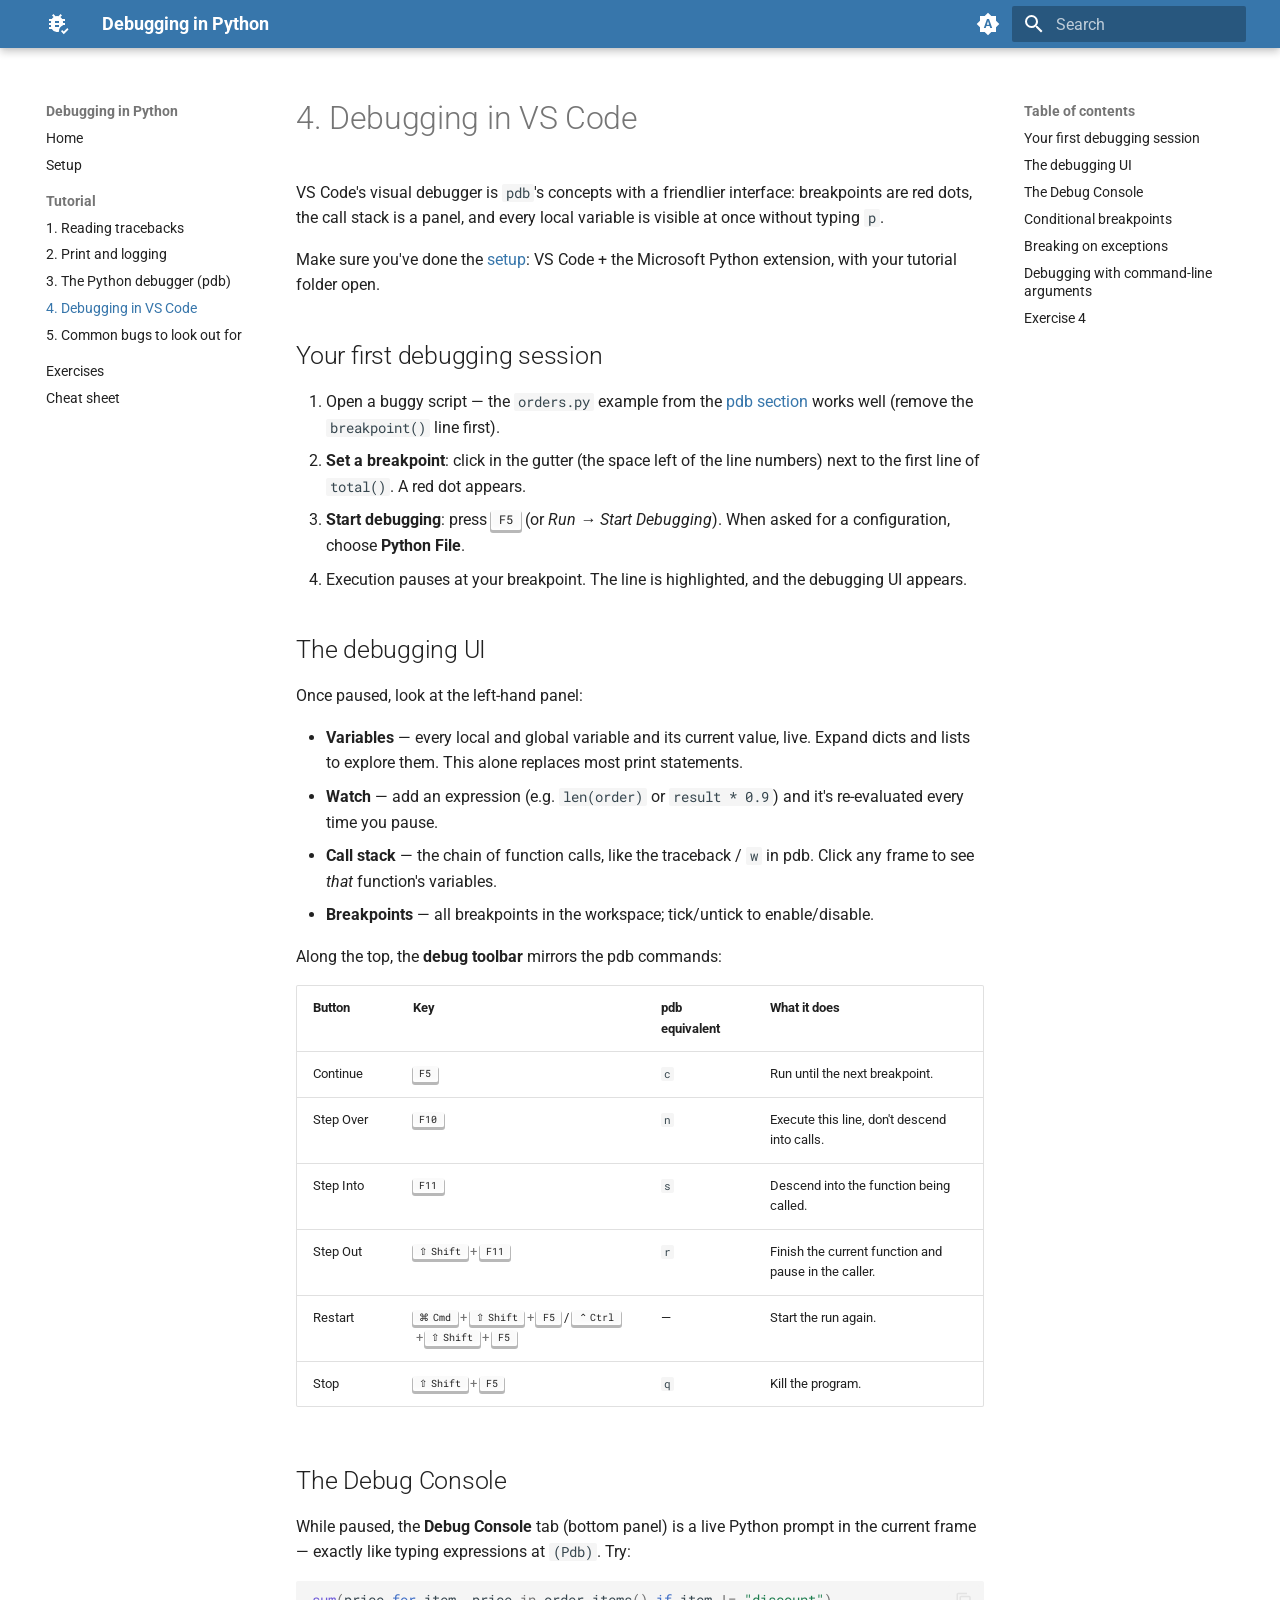
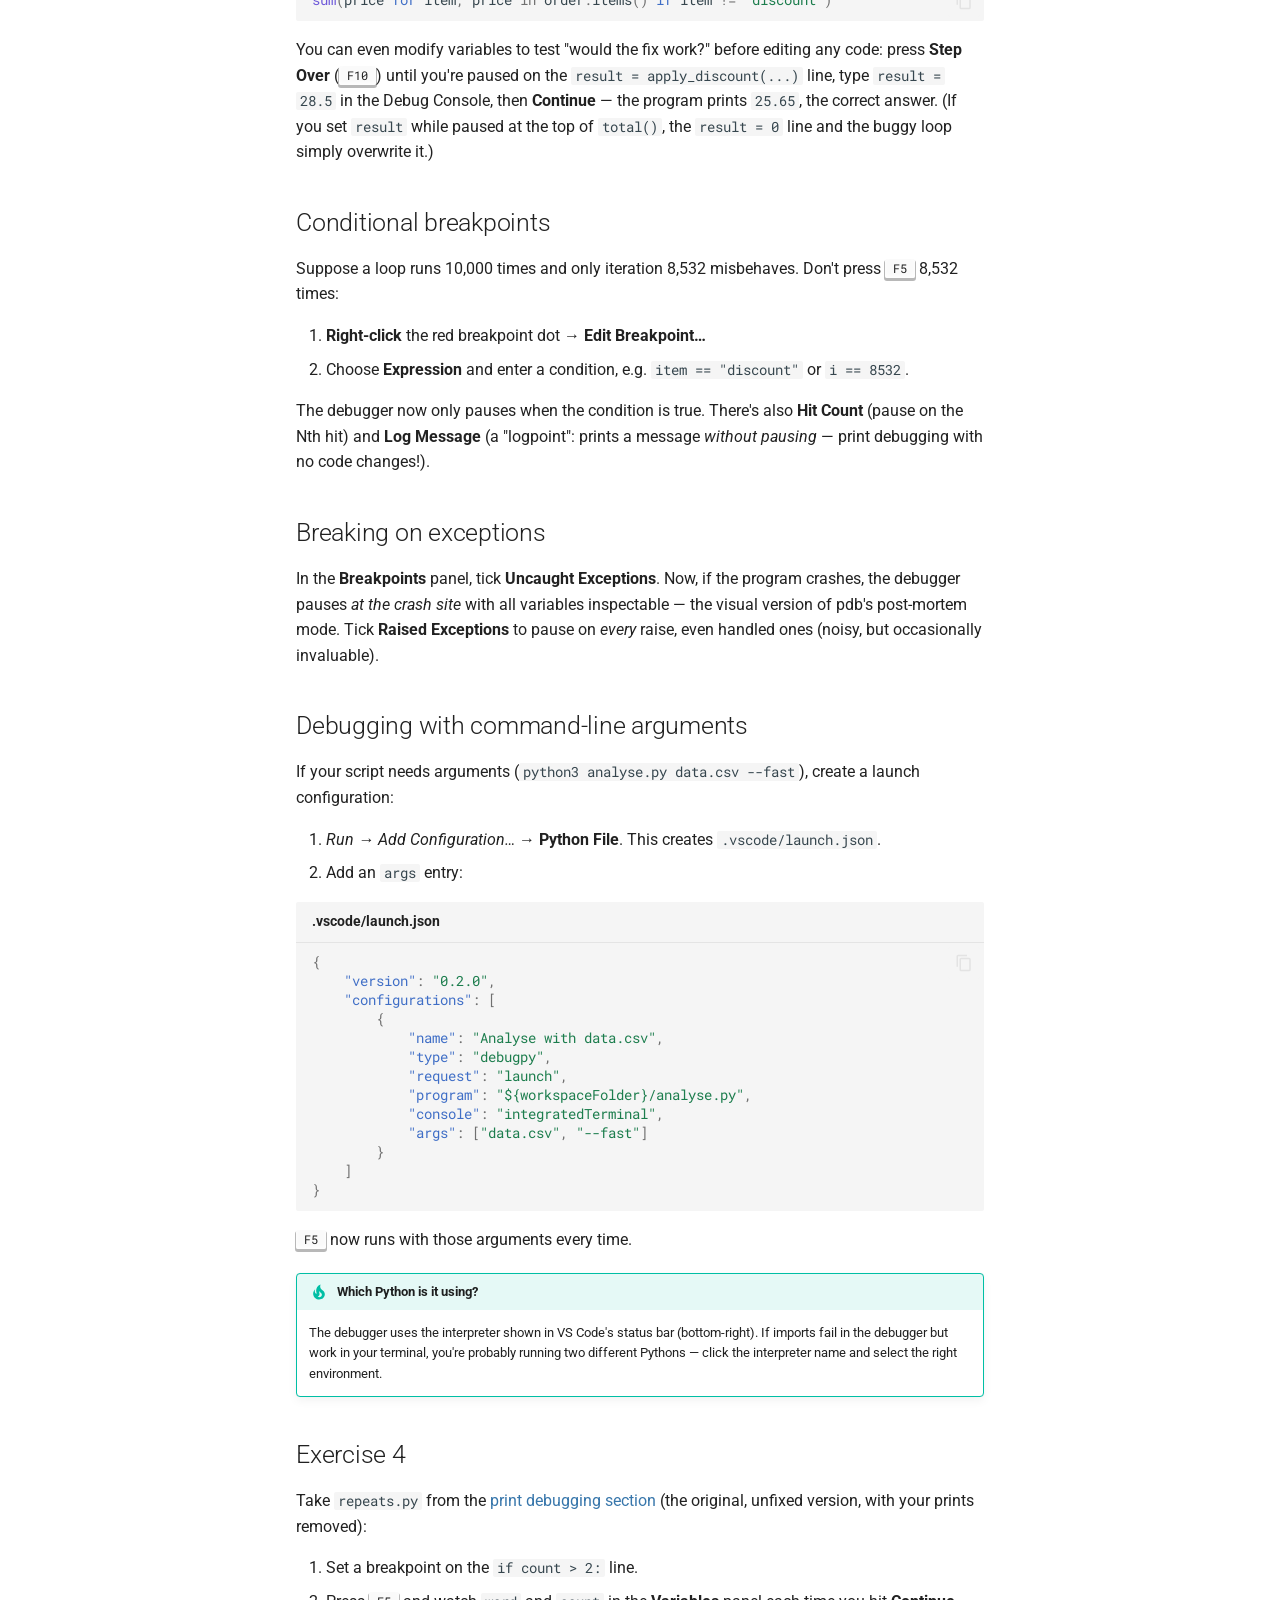
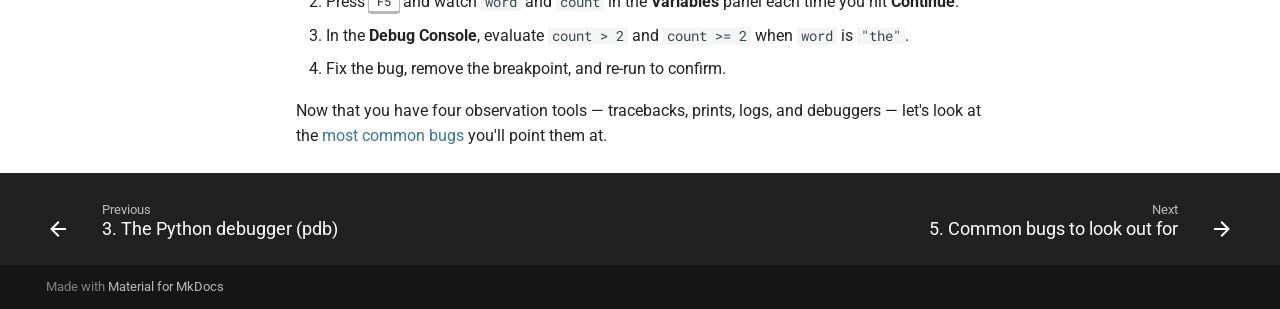
<file: 04-vscode.html>
<!doctype html>
<html lang="en" class="no-js">
  <head>
    
      <meta charset="utf-8">
      <meta name="viewport" content="width=device-width,initial-scale=1">
      
        <meta name="description" content="A hands-on workshop for learning how to debug Python code.">
      
      
        <meta name="author" content="Geoffrey Weal">
      
      
      
        <link rel="prev" href="03-pdb.html">
      
      
        <link rel="next" href="05-common-bugs.html">
      
      
        
      
      
      <link rel="icon" href="assets/images/favicon.png">
      <meta name="generator" content="mkdocs-1.6.1, mkdocs-material-9.7.7">
    
    
      
        <title>4. Debugging in VS Code - Debugging in Python</title>
      
    
    
      <link rel="stylesheet" href="assets/stylesheets/main.ec1eaa64.min.css">
      
        
        <link rel="stylesheet" href="assets/stylesheets/palette.ab4e12ef.min.css">
      
      


    
    
      
    
    
      
        
        
        <link rel="preconnect" href="https://fonts.gstatic.com" crossorigin>
        <link rel="stylesheet" href="https://fonts.googleapis.com/css?family=Roboto:300,300i,400,400i,700,700i%7CRoboto+Mono:400,400i,700,700i&display=fallback">
        <style>:root{--md-text-font:"Roboto";--md-code-font:"Roboto Mono"}</style>
      
    
    
      <link rel="stylesheet" href="stylesheets/extra.css">
    
    <script>__md_scope=new URL(".",location),__md_hash=e=>[...e].reduce(((e,_)=>(e<<5)-e+_.charCodeAt(0)),0),__md_get=(e,_=localStorage,t=__md_scope)=>JSON.parse(_.getItem(t.pathname+"."+e)),__md_set=(e,_,t=localStorage,a=__md_scope)=>{try{t.setItem(a.pathname+"."+e,JSON.stringify(_))}catch(e){}}</script>
    
      

    
    
  </head>
  
  
    
    
      
    
    
    
    
    <body dir="ltr" data-md-color-scheme="default" data-md-color-primary="custom" data-md-color-accent="deep-orange">
  
    
    <input class="md-toggle" data-md-toggle="drawer" type="checkbox" id="__drawer" autocomplete="off">
    <input class="md-toggle" data-md-toggle="search" type="checkbox" id="__search" autocomplete="off">
    <label class="md-overlay" for="__drawer"></label>
    <div data-md-component="skip">
      
        
        <a href="#4-debugging-in-vs-code" class="md-skip">
          Skip to content
        </a>
      
    </div>
    <div data-md-component="announce">
      
    </div>
    
    
      

  

<header class="md-header md-header--shadow" data-md-component="header">
  <nav class="md-header__inner md-grid" aria-label="Header">
    <a href="index.html" title="Debugging in Python" class="md-header__button md-logo" aria-label="Debugging in Python" data-md-component="logo">
      
  
  <svg xmlns="http://www.w3.org/2000/svg" viewBox="0 0 24 24"><path d="M19 7h-2.81c-.45-.8-1.07-1.5-1.82-2L16 3.41 14.59 2l-2.17 2.17a6 6 0 0 0-2.83 0L7.41 2 6 3.41 7.62 5c-.75.5-1.36 1.21-1.81 2H3v2h2.09c-.06.33-.09.66-.09 1v1H3v2h2v1c0 .34.03.67.09 1H3v2h2.81A6 6 0 0 0 13 19.65V19c0-2.54 1.61-4.8 4-5.65V13h2v-2h-2v-1c0-.34-.03-.67-.09-1H19zm-6 8H9v-2h4zm0-4H9V9h4zm4.75 11.16-2.75-3L16.16 18l1.59 1.59L21.34 16l1.16 1.41z"/></svg>

    </a>
    <label class="md-header__button md-icon" for="__drawer">
      
      <svg xmlns="http://www.w3.org/2000/svg" viewBox="0 0 24 24"><path d="M3 6h18v2H3zm0 5h18v2H3zm0 5h18v2H3z"/></svg>
    </label>
    <div class="md-header__title" data-md-component="header-title">
      <div class="md-header__ellipsis">
        <div class="md-header__topic">
          <span class="md-ellipsis">
            Debugging in Python
          </span>
        </div>
        <div class="md-header__topic" data-md-component="header-topic">
          <span class="md-ellipsis">
            
              4. Debugging in VS Code
            
          </span>
        </div>
      </div>
    </div>
    
      
        <form class="md-header__option" data-md-component="palette">
  
    
    
    
    <input class="md-option" data-md-color-media="(prefers-color-scheme)" data-md-color-scheme="default" data-md-color-primary="custom" data-md-color-accent="deep-orange"  aria-label="Switch to light mode"  type="radio" name="__palette" id="__palette_0">
    
      <label class="md-header__button md-icon" title="Switch to light mode" for="__palette_1" hidden>
        <svg xmlns="http://www.w3.org/2000/svg" viewBox="0 0 24 24"><path d="m14.3 16-.7-2h-3.2l-.7 2H7.8L11 7h2l3.2 9zM20 8.69V4h-4.69L12 .69 8.69 4H4v4.69L.69 12 4 15.31V20h4.69L12 23.31 15.31 20H20v-4.69L23.31 12zm-9.15 3.96h2.3L12 9z"/></svg>
      </label>
    
  
    
    
    
    <input class="md-option" data-md-color-media="(prefers-color-scheme: light)" data-md-color-scheme="default" data-md-color-primary="custom" data-md-color-accent="deep-orange"  aria-label="Switch to dark mode"  type="radio" name="__palette" id="__palette_1">
    
      <label class="md-header__button md-icon" title="Switch to dark mode" for="__palette_2" hidden>
        <svg xmlns="http://www.w3.org/2000/svg" viewBox="0 0 24 24"><path d="M12 8a4 4 0 0 0-4 4 4 4 0 0 0 4 4 4 4 0 0 0 4-4 4 4 0 0 0-4-4m0 10a6 6 0 0 1-6-6 6 6 0 0 1 6-6 6 6 0 0 1 6 6 6 6 0 0 1-6 6m8-9.31V4h-4.69L12 .69 8.69 4H4v4.69L.69 12 4 15.31V20h4.69L12 23.31 15.31 20H20v-4.69L23.31 12z"/></svg>
      </label>
    
  
    
    
    
    <input class="md-option" data-md-color-media="(prefers-color-scheme: dark)" data-md-color-scheme="slate" data-md-color-primary="custom" data-md-color-accent="deep-orange"  aria-label="Switch to system preference"  type="radio" name="__palette" id="__palette_2">
    
      <label class="md-header__button md-icon" title="Switch to system preference" for="__palette_0" hidden>
        <svg xmlns="http://www.w3.org/2000/svg" viewBox="0 0 24 24"><path d="M12 18c-.89 0-1.74-.2-2.5-.55C11.56 16.5 13 14.42 13 12s-1.44-4.5-3.5-5.45C10.26 6.2 11.11 6 12 6a6 6 0 0 1 6 6 6 6 0 0 1-6 6m8-9.31V4h-4.69L12 .69 8.69 4H4v4.69L.69 12 4 15.31V20h4.69L12 23.31 15.31 20H20v-4.69L23.31 12z"/></svg>
      </label>
    
  
</form>
      
    
    
      <script>var palette=__md_get("__palette");if(palette&&palette.color){if("(prefers-color-scheme)"===palette.color.media){var media=matchMedia("(prefers-color-scheme: light)"),input=document.querySelector(media.matches?"[data-md-color-media='(prefers-color-scheme: light)']":"[data-md-color-media='(prefers-color-scheme: dark)']");palette.color.media=input.getAttribute("data-md-color-media"),palette.color.scheme=input.getAttribute("data-md-color-scheme"),palette.color.primary=input.getAttribute("data-md-color-primary"),palette.color.accent=input.getAttribute("data-md-color-accent")}for(var[key,value]of Object.entries(palette.color))document.body.setAttribute("data-md-color-"+key,value)}</script>
    
    
    
      
      
        <label class="md-header__button md-icon" for="__search">
          
          <svg xmlns="http://www.w3.org/2000/svg" viewBox="0 0 24 24"><path d="M9.5 3A6.5 6.5 0 0 1 16 9.5c0 1.61-.59 3.09-1.56 4.23l.27.27h.79l5 5-1.5 1.5-5-5v-.79l-.27-.27A6.52 6.52 0 0 1 9.5 16 6.5 6.5 0 0 1 3 9.5 6.5 6.5 0 0 1 9.5 3m0 2C7 5 5 7 5 9.5S7 14 9.5 14 14 12 14 9.5 12 5 9.5 5"/></svg>
        </label>
        <div class="md-search" data-md-component="search" role="dialog">
  <label class="md-search__overlay" for="__search"></label>
  <div class="md-search__inner" role="search">
    <form class="md-search__form" name="search">
      <input type="text" class="md-search__input" name="query" aria-label="Search" placeholder="Search" autocapitalize="off" autocorrect="off" autocomplete="off" spellcheck="false" data-md-component="search-query" required>
      <label class="md-search__icon md-icon" for="__search">
        
        <svg xmlns="http://www.w3.org/2000/svg" viewBox="0 0 24 24"><path d="M9.5 3A6.5 6.5 0 0 1 16 9.5c0 1.61-.59 3.09-1.56 4.23l.27.27h.79l5 5-1.5 1.5-5-5v-.79l-.27-.27A6.52 6.52 0 0 1 9.5 16 6.5 6.5 0 0 1 3 9.5 6.5 6.5 0 0 1 9.5 3m0 2C7 5 5 7 5 9.5S7 14 9.5 14 14 12 14 9.5 12 5 9.5 5"/></svg>
        
        <svg xmlns="http://www.w3.org/2000/svg" viewBox="0 0 24 24"><path d="M20 11v2H8l5.5 5.5-1.42 1.42L4.16 12l7.92-7.92L13.5 5.5 8 11z"/></svg>
      </label>
      <nav class="md-search__options" aria-label="Search">
        
        <button type="reset" class="md-search__icon md-icon" title="Clear" aria-label="Clear" tabindex="-1">
          
          <svg xmlns="http://www.w3.org/2000/svg" viewBox="0 0 24 24"><path d="M19 6.41 17.59 5 12 10.59 6.41 5 5 6.41 10.59 12 5 17.59 6.41 19 12 13.41 17.59 19 19 17.59 13.41 12z"/></svg>
        </button>
      </nav>
      
        <div class="md-search__suggest" data-md-component="search-suggest"></div>
      
    </form>
    <div class="md-search__output">
      <div class="md-search__scrollwrap" tabindex="0" data-md-scrollfix>
        <div class="md-search-result" data-md-component="search-result">
          <div class="md-search-result__meta">
            Initializing search
          </div>
          <ol class="md-search-result__list" role="presentation"></ol>
        </div>
      </div>
    </div>
  </div>
</div>
      
    
    
  </nav>
  
</header>
    
    <div class="md-container" data-md-component="container">
      
      
        
          
        
      
      <main class="md-main" data-md-component="main">
        <div class="md-main__inner md-grid">
          
            
              
              <div class="md-sidebar md-sidebar--primary" data-md-component="sidebar" data-md-type="navigation" >
                <div class="md-sidebar__scrollwrap">
                  <div class="md-sidebar__inner">
                    



<nav class="md-nav md-nav--primary" aria-label="Navigation" data-md-level="0">
  <label class="md-nav__title" for="__drawer">
    <a href="index.html" title="Debugging in Python" class="md-nav__button md-logo" aria-label="Debugging in Python" data-md-component="logo">
      
  
  <svg xmlns="http://www.w3.org/2000/svg" viewBox="0 0 24 24"><path d="M19 7h-2.81c-.45-.8-1.07-1.5-1.82-2L16 3.41 14.59 2l-2.17 2.17a6 6 0 0 0-2.83 0L7.41 2 6 3.41 7.62 5c-.75.5-1.36 1.21-1.81 2H3v2h2.09c-.06.33-.09.66-.09 1v1H3v2h2v1c0 .34.03.67.09 1H3v2h2.81A6 6 0 0 0 13 19.65V19c0-2.54 1.61-4.8 4-5.65V13h2v-2h-2v-1c0-.34-.03-.67-.09-1H19zm-6 8H9v-2h4zm0-4H9V9h4zm4.75 11.16-2.75-3L16.16 18l1.59 1.59L21.34 16l1.16 1.41z"/></svg>

    </a>
    Debugging in Python
  </label>
  
  <ul class="md-nav__list" data-md-scrollfix>
    
      
      
  
  
  
  
    <li class="md-nav__item">
      <a href="index.html" class="md-nav__link">
        
  
  
  <span class="md-ellipsis">
    
  
    Home
  

    
  </span>
  
  

      </a>
    </li>
  

    
      
      
  
  
  
  
    <li class="md-nav__item">
      <a href="setup.html" class="md-nav__link">
        
  
  
  <span class="md-ellipsis">
    
  
    Setup
  

    
  </span>
  
  

      </a>
    </li>
  

    
      
      
  
  
    
  
  
  
    
    
    
    
      
        
        
      
    
    
    <li class="md-nav__item md-nav__item--active md-nav__item--section md-nav__item--nested">
      
        
        
        <input class="md-nav__toggle md-toggle " type="checkbox" id="__nav_3" checked>
        
          
          <label class="md-nav__link" for="__nav_3" id="__nav_3_label" tabindex="">
            
  
  
  <span class="md-ellipsis">
    
  
    Tutorial
  

    
  </span>
  
  

            <span class="md-nav__icon md-icon"></span>
          </label>
        
        <nav class="md-nav" data-md-level="1" aria-labelledby="__nav_3_label" aria-expanded="true">
          <label class="md-nav__title" for="__nav_3">
            <span class="md-nav__icon md-icon"></span>
            
  
    Tutorial
  

          </label>
          <ul class="md-nav__list" data-md-scrollfix>
            
              
                
  
  
  
  
    <li class="md-nav__item">
      <a href="01-tracebacks.html" class="md-nav__link">
        
  
  
  <span class="md-ellipsis">
    
  
    1. Reading tracebacks
  

    
  </span>
  
  

      </a>
    </li>
  

              
            
              
                
  
  
  
  
    <li class="md-nav__item">
      <a href="02-print-and-logging.html" class="md-nav__link">
        
  
  
  <span class="md-ellipsis">
    
  
    2. Print and logging
  

    
  </span>
  
  

      </a>
    </li>
  

              
            
              
                
  
  
  
  
    <li class="md-nav__item">
      <a href="03-pdb.html" class="md-nav__link">
        
  
  
  <span class="md-ellipsis">
    
  
    3. The Python debugger (pdb)
  

    
  </span>
  
  

      </a>
    </li>
  

              
            
              
                
  
  
    
  
  
  
    <li class="md-nav__item md-nav__item--active">
      
      <input class="md-nav__toggle md-toggle" type="checkbox" id="__toc">
      
      
        
      
      
        <label class="md-nav__link md-nav__link--active" for="__toc">
          
  
  
  <span class="md-ellipsis">
    
  
    4. Debugging in VS Code
  

    
  </span>
  
  

          <span class="md-nav__icon md-icon"></span>
        </label>
      
      <a href="04-vscode.html" class="md-nav__link md-nav__link--active">
        
  
  
  <span class="md-ellipsis">
    
  
    4. Debugging in VS Code
  

    
  </span>
  
  

      </a>
      
        

<nav class="md-nav md-nav--secondary" aria-label="Table of contents">
  
  
  
    
  
  
    <label class="md-nav__title" for="__toc">
      <span class="md-nav__icon md-icon"></span>
      Table of contents
    </label>
    <ul class="md-nav__list" data-md-component="toc" data-md-scrollfix>
      
        <li class="md-nav__item">
  <a href="#your-first-debugging-session" class="md-nav__link">
    <span class="md-ellipsis">
      
        Your first debugging session
      
    </span>
  </a>
  
</li>
      
        <li class="md-nav__item">
  <a href="#the-debugging-ui" class="md-nav__link">
    <span class="md-ellipsis">
      
        The debugging UI
      
    </span>
  </a>
  
</li>
      
        <li class="md-nav__item">
  <a href="#the-debug-console" class="md-nav__link">
    <span class="md-ellipsis">
      
        The Debug Console
      
    </span>
  </a>
  
</li>
      
        <li class="md-nav__item">
  <a href="#conditional-breakpoints" class="md-nav__link">
    <span class="md-ellipsis">
      
        Conditional breakpoints
      
    </span>
  </a>
  
</li>
      
        <li class="md-nav__item">
  <a href="#breaking-on-exceptions" class="md-nav__link">
    <span class="md-ellipsis">
      
        Breaking on exceptions
      
    </span>
  </a>
  
</li>
      
        <li class="md-nav__item">
  <a href="#debugging-with-command-line-arguments" class="md-nav__link">
    <span class="md-ellipsis">
      
        Debugging with command-line arguments
      
    </span>
  </a>
  
</li>
      
        <li class="md-nav__item">
  <a href="#exercise-4" class="md-nav__link">
    <span class="md-ellipsis">
      
        Exercise 4
      
    </span>
  </a>
  
</li>
      
    </ul>
  
</nav>
      
    </li>
  

              
            
              
                
  
  
  
  
    <li class="md-nav__item">
      <a href="05-common-bugs.html" class="md-nav__link">
        
  
  
  <span class="md-ellipsis">
    
  
    5. Common bugs to look out for
  

    
  </span>
  
  

      </a>
    </li>
  

              
            
          </ul>
        </nav>
      
    </li>
  

    
      
      
  
  
  
  
    <li class="md-nav__item">
      <a href="exercises.html" class="md-nav__link">
        
  
  
  <span class="md-ellipsis">
    
  
    Exercises
  

    
  </span>
  
  

      </a>
    </li>
  

    
      
      
  
  
  
  
    <li class="md-nav__item">
      <a href="cheatsheet.html" class="md-nav__link">
        
  
  
  <span class="md-ellipsis">
    
  
    Cheat sheet
  

    
  </span>
  
  

      </a>
    </li>
  

    
  </ul>
</nav>
                  </div>
                </div>
              </div>
            
            
              
              <div class="md-sidebar md-sidebar--secondary" data-md-component="sidebar" data-md-type="toc" >
                <div class="md-sidebar__scrollwrap">
                  <div class="md-sidebar__inner">
                    

<nav class="md-nav md-nav--secondary" aria-label="Table of contents">
  
  
  
    
  
  
    <label class="md-nav__title" for="__toc">
      <span class="md-nav__icon md-icon"></span>
      Table of contents
    </label>
    <ul class="md-nav__list" data-md-component="toc" data-md-scrollfix>
      
        <li class="md-nav__item">
  <a href="#your-first-debugging-session" class="md-nav__link">
    <span class="md-ellipsis">
      
        Your first debugging session
      
    </span>
  </a>
  
</li>
      
        <li class="md-nav__item">
  <a href="#the-debugging-ui" class="md-nav__link">
    <span class="md-ellipsis">
      
        The debugging UI
      
    </span>
  </a>
  
</li>
      
        <li class="md-nav__item">
  <a href="#the-debug-console" class="md-nav__link">
    <span class="md-ellipsis">
      
        The Debug Console
      
    </span>
  </a>
  
</li>
      
        <li class="md-nav__item">
  <a href="#conditional-breakpoints" class="md-nav__link">
    <span class="md-ellipsis">
      
        Conditional breakpoints
      
    </span>
  </a>
  
</li>
      
        <li class="md-nav__item">
  <a href="#breaking-on-exceptions" class="md-nav__link">
    <span class="md-ellipsis">
      
        Breaking on exceptions
      
    </span>
  </a>
  
</li>
      
        <li class="md-nav__item">
  <a href="#debugging-with-command-line-arguments" class="md-nav__link">
    <span class="md-ellipsis">
      
        Debugging with command-line arguments
      
    </span>
  </a>
  
</li>
      
        <li class="md-nav__item">
  <a href="#exercise-4" class="md-nav__link">
    <span class="md-ellipsis">
      
        Exercise 4
      
    </span>
  </a>
  
</li>
      
    </ul>
  
</nav>
                  </div>
                </div>
              </div>
            
          
          
            <div class="md-content" data-md-component="content">
              
              <article class="md-content__inner md-typeset">
                
                  



<h1 id="4-debugging-in-vs-code">4. Debugging in VS Code<a class="headerlink" href="#4-debugging-in-vs-code" title="Permanent link">&para;</a></h1>
<p>VS Code's visual debugger is <code>pdb</code>'s concepts with a friendlier interface: breakpoints are red dots, the call stack is a panel, and every local variable is visible at once without typing <code>p</code>.</p>
<p>Make sure you've done the <a href="setup.html#optional-vs-code">setup</a>: VS Code + the Microsoft Python extension, with your tutorial folder open.</p>
<h2 id="your-first-debugging-session">Your first debugging session<a class="headerlink" href="#your-first-debugging-session" title="Permanent link">&para;</a></h2>
<ol>
<li>Open a buggy script — the <code>orders.py</code> example from the <a href="03-pdb.html">pdb section</a> works well (remove the <code>breakpoint()</code> line first).</li>
<li><strong>Set a breakpoint</strong>: click in the gutter (the space left of the line numbers) next to the first line of <code>total()</code>. A red dot appears.</li>
<li><strong>Start debugging</strong>: press <span class="keys"><kbd class="key-f5">F5</kbd></span> (or <em>Run → Start Debugging</em>). When asked for a configuration, choose <strong>Python File</strong>.</li>
<li>Execution pauses at your breakpoint. The line is highlighted, and the debugging UI appears.</li>
</ol>
<h2 id="the-debugging-ui">The debugging UI<a class="headerlink" href="#the-debugging-ui" title="Permanent link">&para;</a></h2>
<p>Once paused, look at the left-hand panel:</p>
<ul>
<li><strong>Variables</strong> — every local and global variable and its current value, live. Expand dicts and lists to explore them. This alone replaces most print statements.</li>
<li><strong>Watch</strong> — add an expression (e.g. <code>len(order)</code> or <code>result * 0.9</code>) and it's re-evaluated every time you pause.</li>
<li><strong>Call stack</strong> — the chain of function calls, like the traceback / <code>w</code> in pdb. Click any frame to see <em>that</em> function's variables.</li>
<li><strong>Breakpoints</strong> — all breakpoints in the workspace; tick/untick to enable/disable.</li>
</ul>
<p>Along the top, the <strong>debug toolbar</strong> mirrors the pdb commands:</p>
<table>
<thead>
<tr>
<th>Button</th>
<th>Key</th>
<th>pdb equivalent</th>
<th>What it does</th>
</tr>
</thead>
<tbody>
<tr>
<td>Continue</td>
<td><span class="keys"><kbd class="key-f5">F5</kbd></span></td>
<td><code>c</code></td>
<td>Run until the next breakpoint.</td>
</tr>
<tr>
<td>Step Over</td>
<td><span class="keys"><kbd class="key-f10">F10</kbd></span></td>
<td><code>n</code></td>
<td>Execute this line, don't descend into calls.</td>
</tr>
<tr>
<td>Step Into</td>
<td><span class="keys"><kbd class="key-f11">F11</kbd></span></td>
<td><code>s</code></td>
<td>Descend into the function being called.</td>
</tr>
<tr>
<td>Step Out</td>
<td><span class="keys"><kbd class="key-shift">Shift</kbd><span>+</span><kbd class="key-f11">F11</kbd></span></td>
<td><code>r</code></td>
<td>Finish the current function and pause in the caller.</td>
</tr>
<tr>
<td>Restart</td>
<td><span class="keys"><kbd class="key-command">Cmd</kbd><span>+</span><kbd class="key-shift">Shift</kbd><span>+</span><kbd class="key-f5">F5</kbd></span> / <span class="keys"><kbd class="key-control">Ctrl</kbd><span>+</span><kbd class="key-shift">Shift</kbd><span>+</span><kbd class="key-f5">F5</kbd></span></td>
<td>—</td>
<td>Start the run again.</td>
</tr>
<tr>
<td>Stop</td>
<td><span class="keys"><kbd class="key-shift">Shift</kbd><span>+</span><kbd class="key-f5">F5</kbd></span></td>
<td><code>q</code></td>
<td>Kill the program.</td>
</tr>
</tbody>
</table>
<h2 id="the-debug-console">The Debug Console<a class="headerlink" href="#the-debug-console" title="Permanent link">&para;</a></h2>
<p>While paused, the <strong>Debug Console</strong> tab (bottom panel) is a live Python prompt in the current frame — exactly like typing expressions at <code>(Pdb)</code>. Try:</p>
<div class="language-python highlight"><pre><span></span><code><span id="__span-0-1"><a id="__codelineno-0-1" name="__codelineno-0-1" href="#__codelineno-0-1"></a><span class="nb">sum</span><span class="p">(</span><span class="n">price</span> <span class="k">for</span> <span class="n">item</span><span class="p">,</span> <span class="n">price</span> <span class="ow">in</span> <span class="n">order</span><span class="o">.</span><span class="n">items</span><span class="p">()</span> <span class="k">if</span> <span class="n">item</span> <span class="o">!=</span> <span class="s2">&quot;discount&quot;</span><span class="p">)</span>
</span></code></pre></div>
<p>You can even modify variables to test "would the fix work?" before editing any code: press <strong>Step Over</strong> (<span class="keys"><kbd class="key-f10">F10</kbd></span>) until you're paused on the <code>result = apply_discount(...)</code> line, type <code>result = 28.5</code> in the Debug Console, then <strong>Continue</strong> — the program prints <code>25.65</code>, the correct answer. (If you set <code>result</code> while paused at the top of <code>total()</code>, the <code>result = 0</code> line and the buggy loop simply overwrite it.)</p>
<h2 id="conditional-breakpoints">Conditional breakpoints<a class="headerlink" href="#conditional-breakpoints" title="Permanent link">&para;</a></h2>
<p>Suppose a loop runs 10,000 times and only iteration 8,532 misbehaves. Don't press <span class="keys"><kbd class="key-f5">F5</kbd></span> 8,532 times:</p>
<ol>
<li><strong>Right-click</strong> the red breakpoint dot → <strong>Edit Breakpoint…</strong></li>
<li>Choose <strong>Expression</strong> and enter a condition, e.g. <code>item == "discount"</code> or <code>i == 8532</code>.</li>
</ol>
<p>The debugger now only pauses when the condition is true. There's also <strong>Hit Count</strong> (pause on the Nth hit) and <strong>Log Message</strong> (a "logpoint": prints a message <em>without pausing</em> — print debugging with no code changes!).</p>
<h2 id="breaking-on-exceptions">Breaking on exceptions<a class="headerlink" href="#breaking-on-exceptions" title="Permanent link">&para;</a></h2>
<p>In the <strong>Breakpoints</strong> panel, tick <strong>Uncaught Exceptions</strong>. Now, if the program crashes, the debugger pauses <em>at the crash site</em> with all variables inspectable — the visual version of pdb's post-mortem mode. Tick <strong>Raised Exceptions</strong> to pause on <em>every</em> raise, even handled ones (noisy, but occasionally invaluable).</p>
<h2 id="debugging-with-command-line-arguments">Debugging with command-line arguments<a class="headerlink" href="#debugging-with-command-line-arguments" title="Permanent link">&para;</a></h2>
<p>If your script needs arguments (<code>python3 analyse.py data.csv --fast</code>), create a launch configuration:</p>
<ol>
<li><em>Run → Add Configuration…</em> → <strong>Python File</strong>. This creates <code>.vscode/launch.json</code>.</li>
<li>Add an <code>args</code> entry:</li>
</ol>
<div class="language-json highlight"><span class="filename">.vscode/launch.json</span><pre><span></span><code><span id="__span-1-1"><a id="__codelineno-1-1" name="__codelineno-1-1" href="#__codelineno-1-1"></a><span class="p">{</span>
</span><span id="__span-1-2"><a id="__codelineno-1-2" name="__codelineno-1-2" href="#__codelineno-1-2"></a><span class="w">    </span><span class="nt">&quot;version&quot;</span><span class="p">:</span><span class="w"> </span><span class="s2">&quot;0.2.0&quot;</span><span class="p">,</span>
</span><span id="__span-1-3"><a id="__codelineno-1-3" name="__codelineno-1-3" href="#__codelineno-1-3"></a><span class="w">    </span><span class="nt">&quot;configurations&quot;</span><span class="p">:</span><span class="w"> </span><span class="p">[</span>
</span><span id="__span-1-4"><a id="__codelineno-1-4" name="__codelineno-1-4" href="#__codelineno-1-4"></a><span class="w">        </span><span class="p">{</span>
</span><span id="__span-1-5"><a id="__codelineno-1-5" name="__codelineno-1-5" href="#__codelineno-1-5"></a><span class="w">            </span><span class="nt">&quot;name&quot;</span><span class="p">:</span><span class="w"> </span><span class="s2">&quot;Analyse with data.csv&quot;</span><span class="p">,</span>
</span><span id="__span-1-6"><a id="__codelineno-1-6" name="__codelineno-1-6" href="#__codelineno-1-6"></a><span class="w">            </span><span class="nt">&quot;type&quot;</span><span class="p">:</span><span class="w"> </span><span class="s2">&quot;debugpy&quot;</span><span class="p">,</span>
</span><span id="__span-1-7"><a id="__codelineno-1-7" name="__codelineno-1-7" href="#__codelineno-1-7"></a><span class="w">            </span><span class="nt">&quot;request&quot;</span><span class="p">:</span><span class="w"> </span><span class="s2">&quot;launch&quot;</span><span class="p">,</span>
</span><span id="__span-1-8"><a id="__codelineno-1-8" name="__codelineno-1-8" href="#__codelineno-1-8"></a><span class="w">            </span><span class="nt">&quot;program&quot;</span><span class="p">:</span><span class="w"> </span><span class="s2">&quot;${workspaceFolder}/analyse.py&quot;</span><span class="p">,</span>
</span><span id="__span-1-9"><a id="__codelineno-1-9" name="__codelineno-1-9" href="#__codelineno-1-9"></a><span class="w">            </span><span class="nt">&quot;console&quot;</span><span class="p">:</span><span class="w"> </span><span class="s2">&quot;integratedTerminal&quot;</span><span class="p">,</span>
</span><span id="__span-1-10"><a id="__codelineno-1-10" name="__codelineno-1-10" href="#__codelineno-1-10"></a><span class="w">            </span><span class="nt">&quot;args&quot;</span><span class="p">:</span><span class="w"> </span><span class="p">[</span><span class="s2">&quot;data.csv&quot;</span><span class="p">,</span><span class="w"> </span><span class="s2">&quot;--fast&quot;</span><span class="p">]</span>
</span><span id="__span-1-11"><a id="__codelineno-1-11" name="__codelineno-1-11" href="#__codelineno-1-11"></a><span class="w">        </span><span class="p">}</span>
</span><span id="__span-1-12"><a id="__codelineno-1-12" name="__codelineno-1-12" href="#__codelineno-1-12"></a><span class="w">    </span><span class="p">]</span>
</span><span id="__span-1-13"><a id="__codelineno-1-13" name="__codelineno-1-13" href="#__codelineno-1-13"></a><span class="p">}</span>
</span></code></pre></div>
<p><span class="keys"><kbd class="key-f5">F5</kbd></span> now runs with those arguments every time.</p>
<div class="admonition tip">
<p class="admonition-title">Which Python is it using?</p>
<p>The debugger uses the interpreter shown in VS Code's status bar (bottom-right). If imports fail in the debugger but work in your terminal, you're probably running two different Pythons — click the interpreter name and select the right environment.</p>
</div>
<h2 id="exercise-4">Exercise 4<a class="headerlink" href="#exercise-4" title="Permanent link">&para;</a></h2>
<p>Take <code>repeats.py</code> from the <a href="02-print-and-logging.html">print debugging section</a> (the original, unfixed version, with your prints removed):</p>
<ol>
<li>Set a breakpoint on the <code>if count &gt; 2:</code> line.</li>
<li>Press <span class="keys"><kbd class="key-f5">F5</kbd></span> and watch <code>word</code> and <code>count</code> in the <strong>Variables</strong> panel each time you hit <strong>Continue</strong>.</li>
<li>In the <strong>Debug Console</strong>, evaluate <code>count &gt; 2</code> and <code>count &gt;= 2</code> when <code>word</code> is <code>"the"</code>.</li>
<li>Fix the bug, remove the breakpoint, and re-run to confirm.</li>
</ol>
<p>Now that you have four observation tools — tracebacks, prints, logs, and debuggers — let's look at the <a href="05-common-bugs.html">most common bugs</a> you'll point them at.</p>












                
              </article>
            </div>
          
          
<script>var target=document.getElementById(location.hash.slice(1));target&&target.name&&(target.checked=target.name.startsWith("__tabbed_"))</script>
        </div>
        
          <button type="button" class="md-top md-icon" data-md-component="top" hidden>
  
  <svg xmlns="http://www.w3.org/2000/svg" viewBox="0 0 24 24"><path d="M13 20h-2V8l-5.5 5.5-1.42-1.42L12 4.16l7.92 7.92-1.42 1.42L13 8z"/></svg>
  Back to top
</button>
        
      </main>
      
        <footer class="md-footer">
  
    
      
      <nav class="md-footer__inner md-grid" aria-label="Footer" >
        
          
          <a href="03-pdb.html" class="md-footer__link md-footer__link--prev" aria-label="Previous: 3. The Python debugger (pdb)">
            <div class="md-footer__button md-icon">
              
              <svg xmlns="http://www.w3.org/2000/svg" viewBox="0 0 24 24"><path d="M20 11v2H8l5.5 5.5-1.42 1.42L4.16 12l7.92-7.92L13.5 5.5 8 11z"/></svg>
            </div>
            <div class="md-footer__title">
              <span class="md-footer__direction">
                Previous
              </span>
              <div class="md-ellipsis">
                3. The Python debugger (pdb)
              </div>
            </div>
          </a>
        
        
          
          <a href="05-common-bugs.html" class="md-footer__link md-footer__link--next" aria-label="Next: 5. Common bugs to look out for">
            <div class="md-footer__title">
              <span class="md-footer__direction">
                Next
              </span>
              <div class="md-ellipsis">
                5. Common bugs to look out for
              </div>
            </div>
            <div class="md-footer__button md-icon">
              
              <svg xmlns="http://www.w3.org/2000/svg" viewBox="0 0 24 24"><path d="M4 11v2h12l-5.5 5.5 1.42 1.42L19.84 12l-7.92-7.92L10.5 5.5 16 11z"/></svg>
            </div>
          </a>
        
      </nav>
    
  
  <div class="md-footer-meta md-typeset">
    <div class="md-footer-meta__inner md-grid">
      <div class="md-copyright">
  
  
    Made with
    <a href="https://squidfunk.github.io/mkdocs-material/" target="_blank" rel="noopener">
      Material for MkDocs
    </a>
  
</div>
      
    </div>
  </div>
</footer>
      
    </div>
    <div class="md-dialog" data-md-component="dialog">
      <div class="md-dialog__inner md-typeset"></div>
    </div>
    
    
    
      
      
      <script id="__config" type="application/json">{"annotate": null, "base": ".", "features": ["navigation.footer", "navigation.top", "navigation.sections", "content.code.copy", "content.code.annotate", "search.suggest", "search.highlight"], "search": "assets/javascripts/workers/search.2c215733.min.js", "tags": null, "translations": {"clipboard.copied": "Copied to clipboard", "clipboard.copy": "Copy to clipboard", "search.result.more.one": "1 more on this page", "search.result.more.other": "# more on this page", "search.result.none": "No matching documents", "search.result.one": "1 matching document", "search.result.other": "# matching documents", "search.result.placeholder": "Type to start searching", "search.result.term.missing": "Missing", "select.version": "Select version"}, "version": null}</script>
    
    
      <script src="assets/javascripts/bundle.d7400e89.min.js"></script>
      
    
  </body>
</html>
</file>
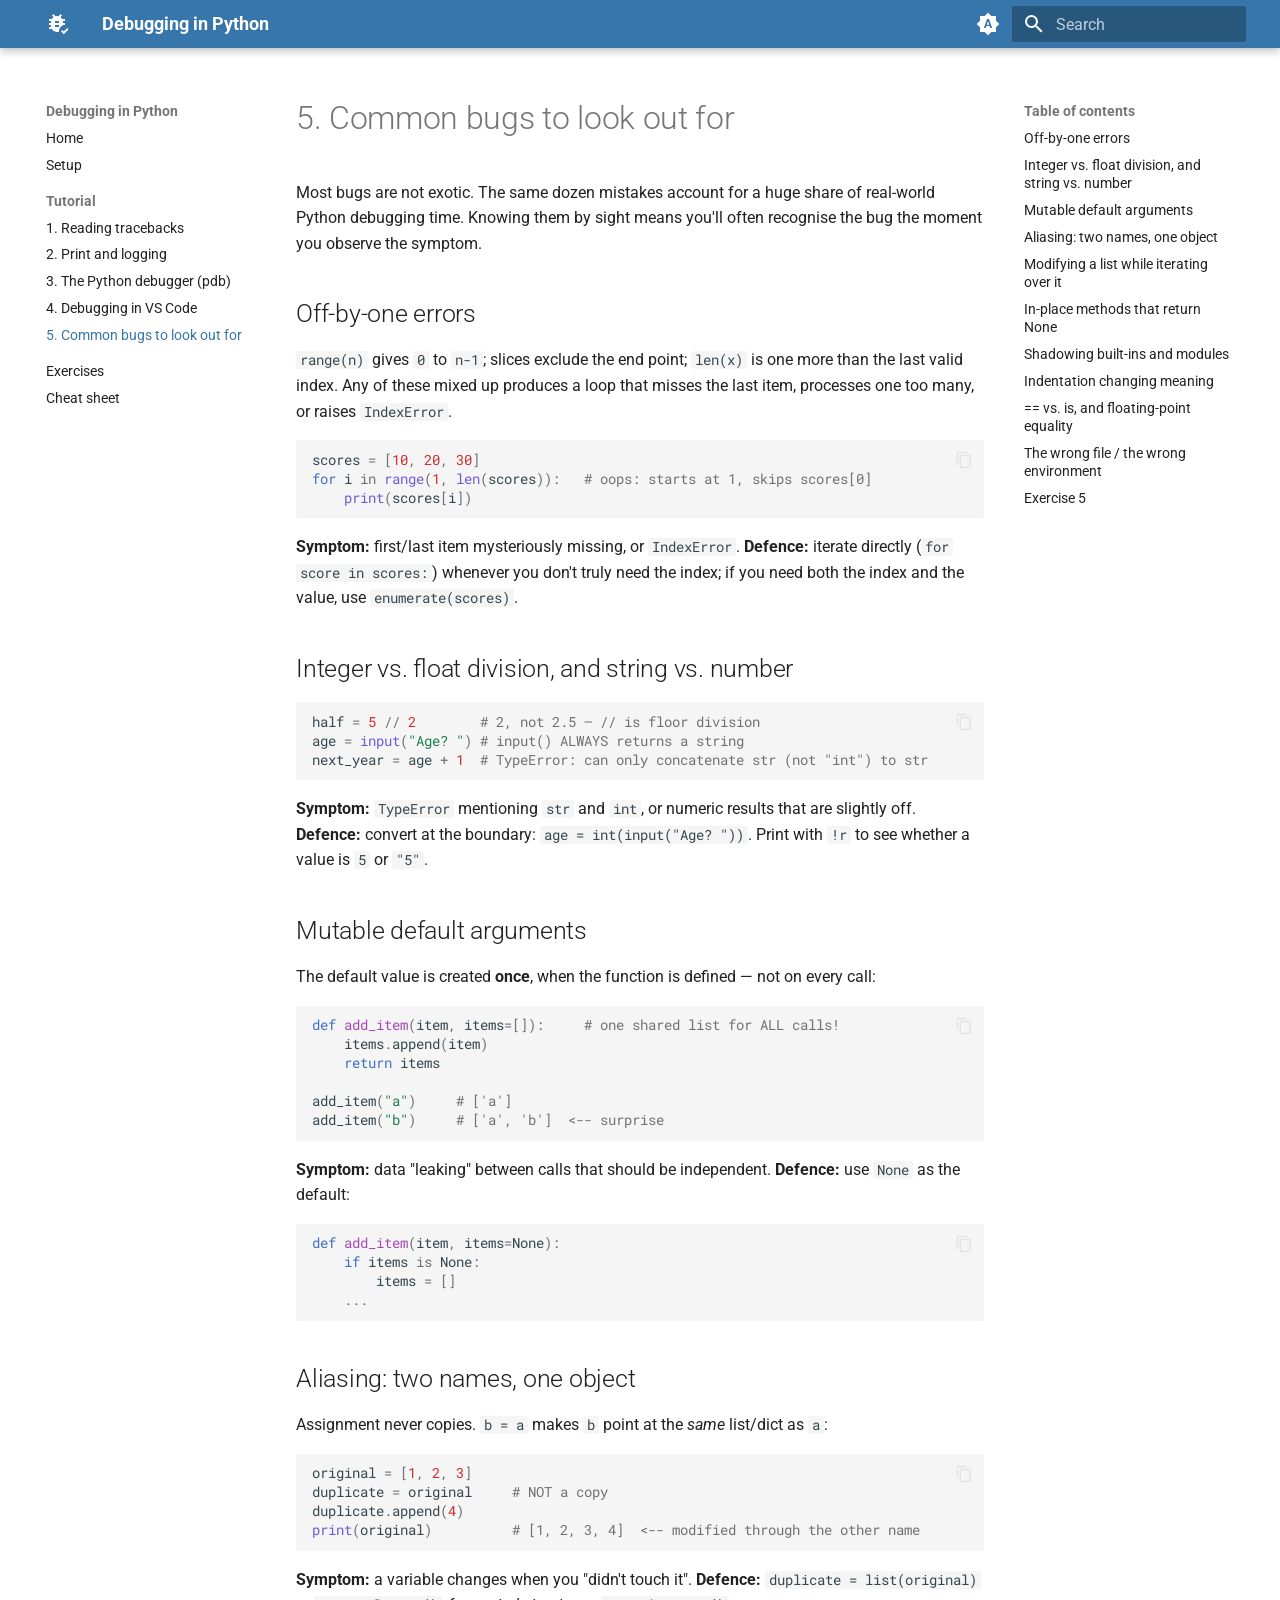
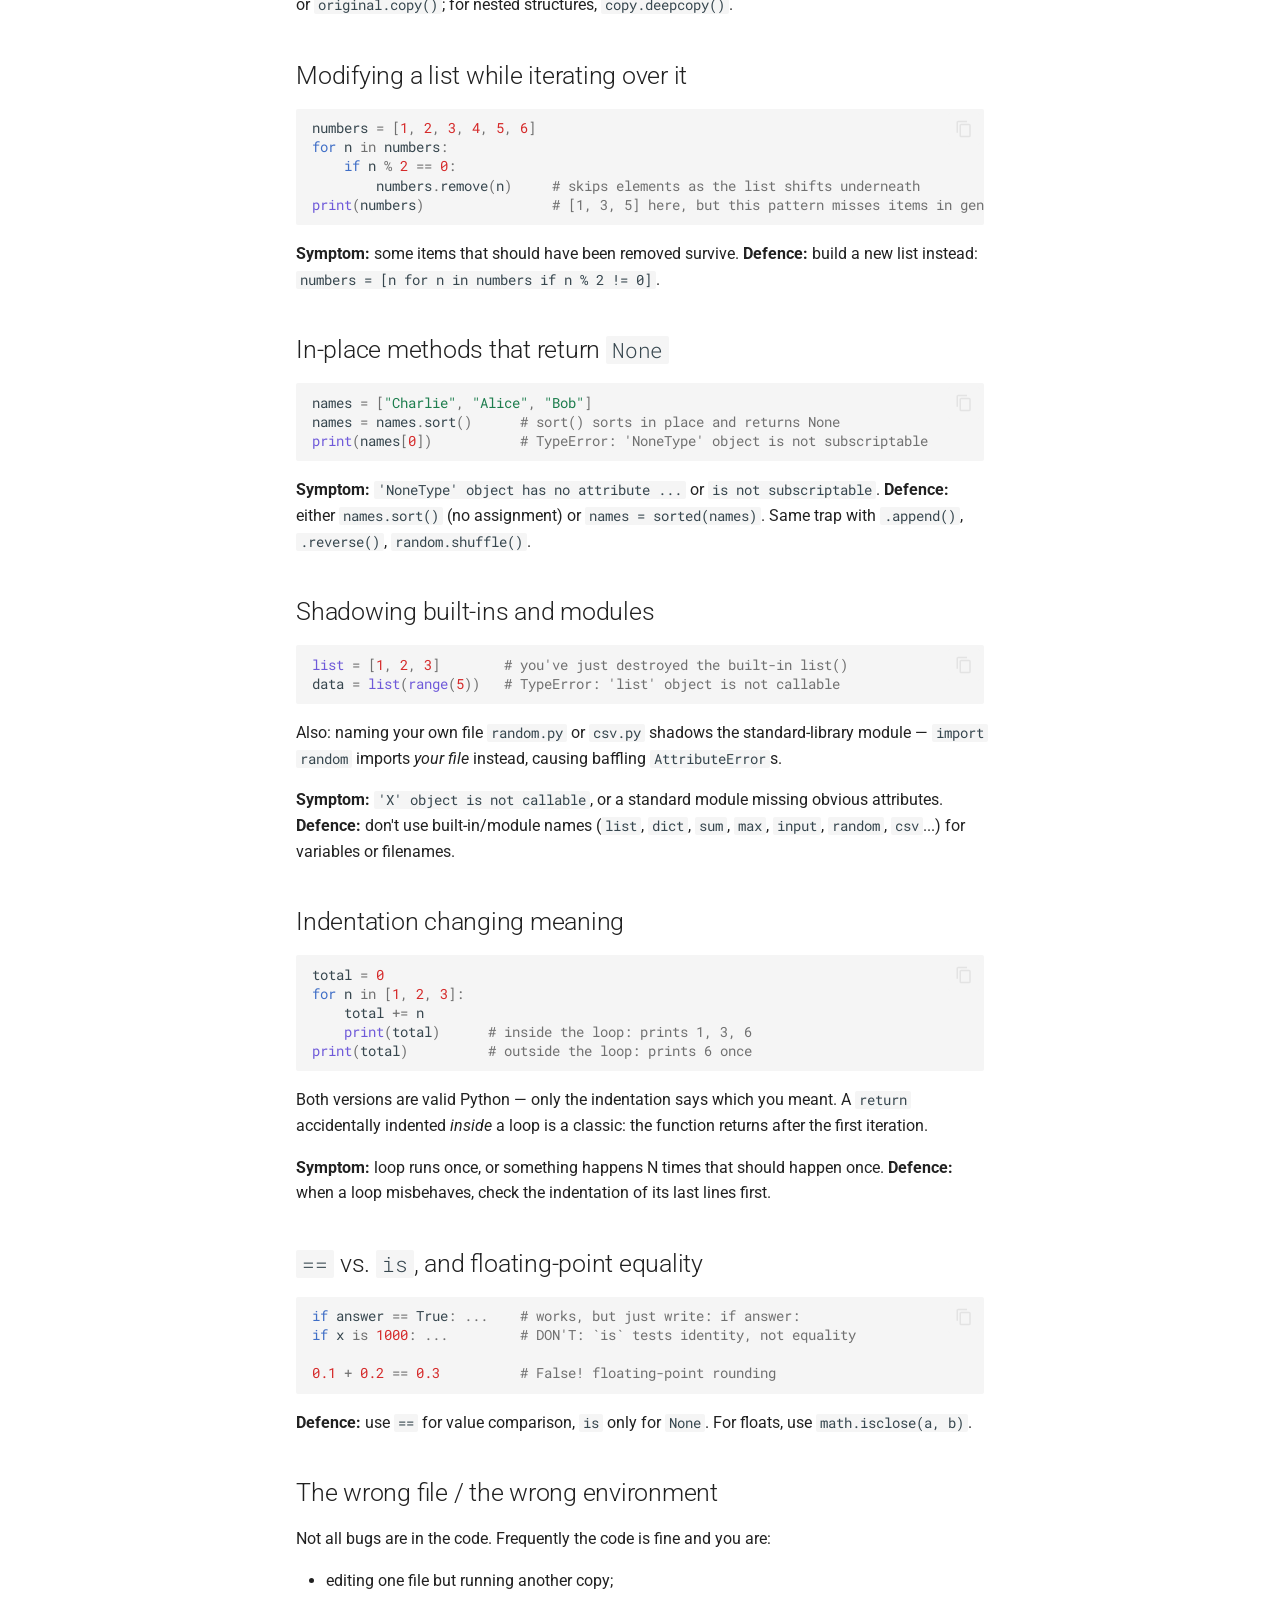
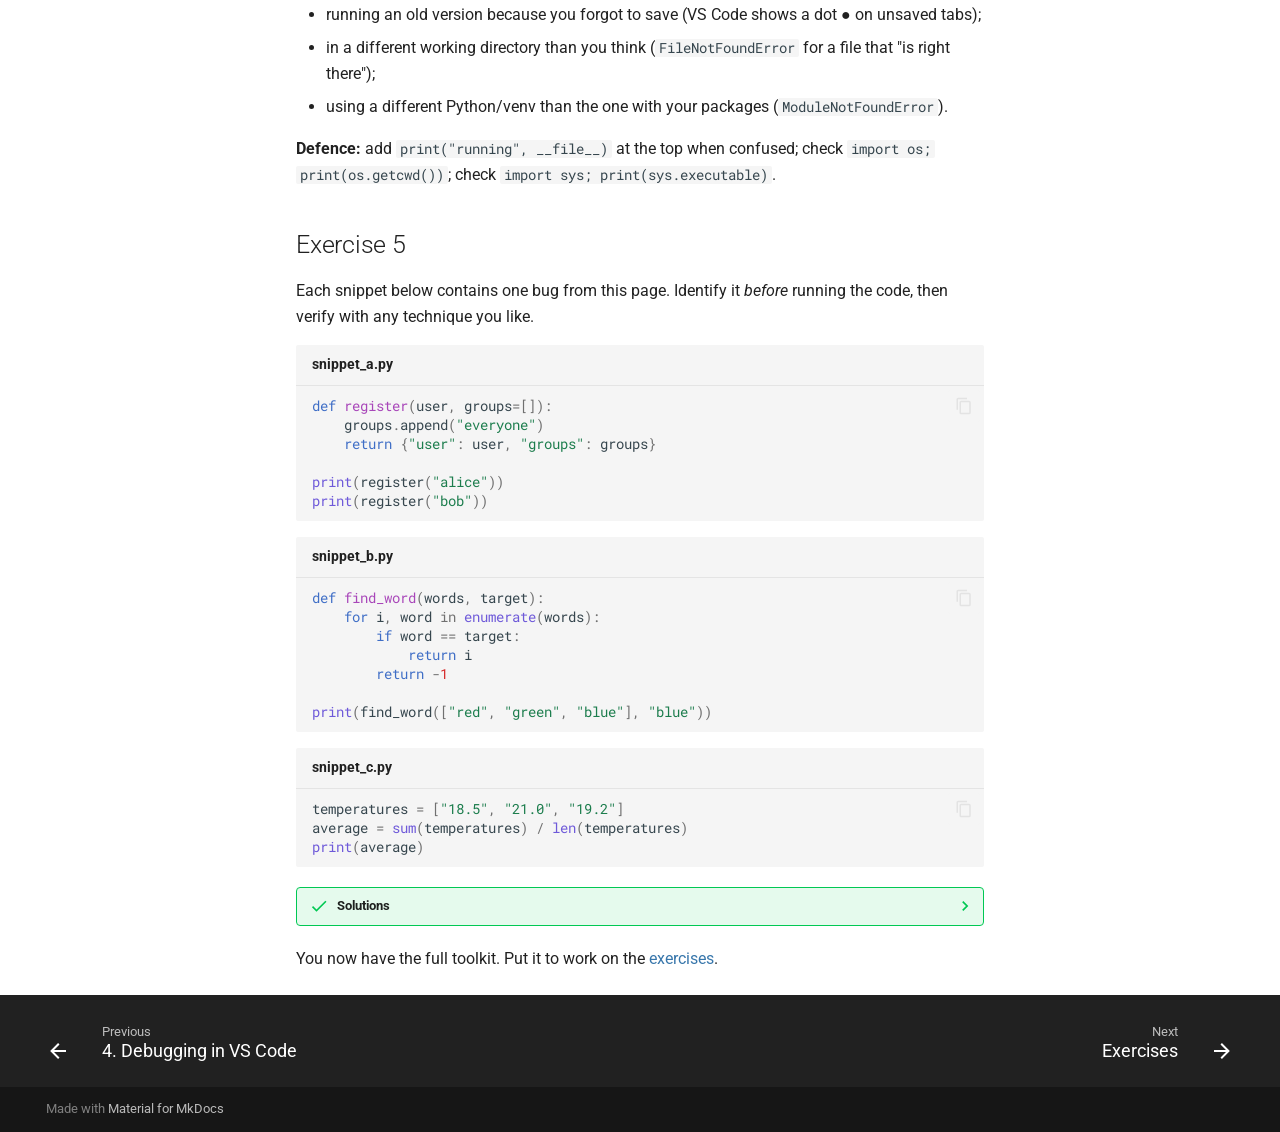
<file: 05-common-bugs.html>
<!doctype html>
<html lang="en" class="no-js">
  <head>
    
      <meta charset="utf-8">
      <meta name="viewport" content="width=device-width,initial-scale=1">
      
        <meta name="description" content="A hands-on workshop for learning how to debug Python code.">
      
      
        <meta name="author" content="Geoffrey Weal">
      
      
      
        <link rel="prev" href="04-vscode.html">
      
      
        <link rel="next" href="exercises.html">
      
      
        
      
      
      <link rel="icon" href="assets/images/favicon.png">
      <meta name="generator" content="mkdocs-1.6.1, mkdocs-material-9.7.7">
    
    
      
        <title>5. Common bugs to look out for - Debugging in Python</title>
      
    
    
      <link rel="stylesheet" href="assets/stylesheets/main.ec1eaa64.min.css">
      
        
        <link rel="stylesheet" href="assets/stylesheets/palette.ab4e12ef.min.css">
      
      


    
    
      
    
    
      
        
        
        <link rel="preconnect" href="https://fonts.gstatic.com" crossorigin>
        <link rel="stylesheet" href="https://fonts.googleapis.com/css?family=Roboto:300,300i,400,400i,700,700i%7CRoboto+Mono:400,400i,700,700i&display=fallback">
        <style>:root{--md-text-font:"Roboto";--md-code-font:"Roboto Mono"}</style>
      
    
    
      <link rel="stylesheet" href="stylesheets/extra.css">
    
    <script>__md_scope=new URL(".",location),__md_hash=e=>[...e].reduce(((e,_)=>(e<<5)-e+_.charCodeAt(0)),0),__md_get=(e,_=localStorage,t=__md_scope)=>JSON.parse(_.getItem(t.pathname+"."+e)),__md_set=(e,_,t=localStorage,a=__md_scope)=>{try{t.setItem(a.pathname+"."+e,JSON.stringify(_))}catch(e){}}</script>
    
      

    
    
  </head>
  
  
    
    
      
    
    
    
    
    <body dir="ltr" data-md-color-scheme="default" data-md-color-primary="custom" data-md-color-accent="deep-orange">
  
    
    <input class="md-toggle" data-md-toggle="drawer" type="checkbox" id="__drawer" autocomplete="off">
    <input class="md-toggle" data-md-toggle="search" type="checkbox" id="__search" autocomplete="off">
    <label class="md-overlay" for="__drawer"></label>
    <div data-md-component="skip">
      
        
        <a href="#5-common-bugs-to-look-out-for" class="md-skip">
          Skip to content
        </a>
      
    </div>
    <div data-md-component="announce">
      
    </div>
    
    
      

  

<header class="md-header md-header--shadow" data-md-component="header">
  <nav class="md-header__inner md-grid" aria-label="Header">
    <a href="index.html" title="Debugging in Python" class="md-header__button md-logo" aria-label="Debugging in Python" data-md-component="logo">
      
  
  <svg xmlns="http://www.w3.org/2000/svg" viewBox="0 0 24 24"><path d="M19 7h-2.81c-.45-.8-1.07-1.5-1.82-2L16 3.41 14.59 2l-2.17 2.17a6 6 0 0 0-2.83 0L7.41 2 6 3.41 7.62 5c-.75.5-1.36 1.21-1.81 2H3v2h2.09c-.06.33-.09.66-.09 1v1H3v2h2v1c0 .34.03.67.09 1H3v2h2.81A6 6 0 0 0 13 19.65V19c0-2.54 1.61-4.8 4-5.65V13h2v-2h-2v-1c0-.34-.03-.67-.09-1H19zm-6 8H9v-2h4zm0-4H9V9h4zm4.75 11.16-2.75-3L16.16 18l1.59 1.59L21.34 16l1.16 1.41z"/></svg>

    </a>
    <label class="md-header__button md-icon" for="__drawer">
      
      <svg xmlns="http://www.w3.org/2000/svg" viewBox="0 0 24 24"><path d="M3 6h18v2H3zm0 5h18v2H3zm0 5h18v2H3z"/></svg>
    </label>
    <div class="md-header__title" data-md-component="header-title">
      <div class="md-header__ellipsis">
        <div class="md-header__topic">
          <span class="md-ellipsis">
            Debugging in Python
          </span>
        </div>
        <div class="md-header__topic" data-md-component="header-topic">
          <span class="md-ellipsis">
            
              5. Common bugs to look out for
            
          </span>
        </div>
      </div>
    </div>
    
      
        <form class="md-header__option" data-md-component="palette">
  
    
    
    
    <input class="md-option" data-md-color-media="(prefers-color-scheme)" data-md-color-scheme="default" data-md-color-primary="custom" data-md-color-accent="deep-orange"  aria-label="Switch to light mode"  type="radio" name="__palette" id="__palette_0">
    
      <label class="md-header__button md-icon" title="Switch to light mode" for="__palette_1" hidden>
        <svg xmlns="http://www.w3.org/2000/svg" viewBox="0 0 24 24"><path d="m14.3 16-.7-2h-3.2l-.7 2H7.8L11 7h2l3.2 9zM20 8.69V4h-4.69L12 .69 8.69 4H4v4.69L.69 12 4 15.31V20h4.69L12 23.31 15.31 20H20v-4.69L23.31 12zm-9.15 3.96h2.3L12 9z"/></svg>
      </label>
    
  
    
    
    
    <input class="md-option" data-md-color-media="(prefers-color-scheme: light)" data-md-color-scheme="default" data-md-color-primary="custom" data-md-color-accent="deep-orange"  aria-label="Switch to dark mode"  type="radio" name="__palette" id="__palette_1">
    
      <label class="md-header__button md-icon" title="Switch to dark mode" for="__palette_2" hidden>
        <svg xmlns="http://www.w3.org/2000/svg" viewBox="0 0 24 24"><path d="M12 8a4 4 0 0 0-4 4 4 4 0 0 0 4 4 4 4 0 0 0 4-4 4 4 0 0 0-4-4m0 10a6 6 0 0 1-6-6 6 6 0 0 1 6-6 6 6 0 0 1 6 6 6 6 0 0 1-6 6m8-9.31V4h-4.69L12 .69 8.69 4H4v4.69L.69 12 4 15.31V20h4.69L12 23.31 15.31 20H20v-4.69L23.31 12z"/></svg>
      </label>
    
  
    
    
    
    <input class="md-option" data-md-color-media="(prefers-color-scheme: dark)" data-md-color-scheme="slate" data-md-color-primary="custom" data-md-color-accent="deep-orange"  aria-label="Switch to system preference"  type="radio" name="__palette" id="__palette_2">
    
      <label class="md-header__button md-icon" title="Switch to system preference" for="__palette_0" hidden>
        <svg xmlns="http://www.w3.org/2000/svg" viewBox="0 0 24 24"><path d="M12 18c-.89 0-1.74-.2-2.5-.55C11.56 16.5 13 14.42 13 12s-1.44-4.5-3.5-5.45C10.26 6.2 11.11 6 12 6a6 6 0 0 1 6 6 6 6 0 0 1-6 6m8-9.31V4h-4.69L12 .69 8.69 4H4v4.69L.69 12 4 15.31V20h4.69L12 23.31 15.31 20H20v-4.69L23.31 12z"/></svg>
      </label>
    
  
</form>
      
    
    
      <script>var palette=__md_get("__palette");if(palette&&palette.color){if("(prefers-color-scheme)"===palette.color.media){var media=matchMedia("(prefers-color-scheme: light)"),input=document.querySelector(media.matches?"[data-md-color-media='(prefers-color-scheme: light)']":"[data-md-color-media='(prefers-color-scheme: dark)']");palette.color.media=input.getAttribute("data-md-color-media"),palette.color.scheme=input.getAttribute("data-md-color-scheme"),palette.color.primary=input.getAttribute("data-md-color-primary"),palette.color.accent=input.getAttribute("data-md-color-accent")}for(var[key,value]of Object.entries(palette.color))document.body.setAttribute("data-md-color-"+key,value)}</script>
    
    
    
      
      
        <label class="md-header__button md-icon" for="__search">
          
          <svg xmlns="http://www.w3.org/2000/svg" viewBox="0 0 24 24"><path d="M9.5 3A6.5 6.5 0 0 1 16 9.5c0 1.61-.59 3.09-1.56 4.23l.27.27h.79l5 5-1.5 1.5-5-5v-.79l-.27-.27A6.52 6.52 0 0 1 9.5 16 6.5 6.5 0 0 1 3 9.5 6.5 6.5 0 0 1 9.5 3m0 2C7 5 5 7 5 9.5S7 14 9.5 14 14 12 14 9.5 12 5 9.5 5"/></svg>
        </label>
        <div class="md-search" data-md-component="search" role="dialog">
  <label class="md-search__overlay" for="__search"></label>
  <div class="md-search__inner" role="search">
    <form class="md-search__form" name="search">
      <input type="text" class="md-search__input" name="query" aria-label="Search" placeholder="Search" autocapitalize="off" autocorrect="off" autocomplete="off" spellcheck="false" data-md-component="search-query" required>
      <label class="md-search__icon md-icon" for="__search">
        
        <svg xmlns="http://www.w3.org/2000/svg" viewBox="0 0 24 24"><path d="M9.5 3A6.5 6.5 0 0 1 16 9.5c0 1.61-.59 3.09-1.56 4.23l.27.27h.79l5 5-1.5 1.5-5-5v-.79l-.27-.27A6.52 6.52 0 0 1 9.5 16 6.5 6.5 0 0 1 3 9.5 6.5 6.5 0 0 1 9.5 3m0 2C7 5 5 7 5 9.5S7 14 9.5 14 14 12 14 9.5 12 5 9.5 5"/></svg>
        
        <svg xmlns="http://www.w3.org/2000/svg" viewBox="0 0 24 24"><path d="M20 11v2H8l5.5 5.5-1.42 1.42L4.16 12l7.92-7.92L13.5 5.5 8 11z"/></svg>
      </label>
      <nav class="md-search__options" aria-label="Search">
        
        <button type="reset" class="md-search__icon md-icon" title="Clear" aria-label="Clear" tabindex="-1">
          
          <svg xmlns="http://www.w3.org/2000/svg" viewBox="0 0 24 24"><path d="M19 6.41 17.59 5 12 10.59 6.41 5 5 6.41 10.59 12 5 17.59 6.41 19 12 13.41 17.59 19 19 17.59 13.41 12z"/></svg>
        </button>
      </nav>
      
        <div class="md-search__suggest" data-md-component="search-suggest"></div>
      
    </form>
    <div class="md-search__output">
      <div class="md-search__scrollwrap" tabindex="0" data-md-scrollfix>
        <div class="md-search-result" data-md-component="search-result">
          <div class="md-search-result__meta">
            Initializing search
          </div>
          <ol class="md-search-result__list" role="presentation"></ol>
        </div>
      </div>
    </div>
  </div>
</div>
      
    
    
  </nav>
  
</header>
    
    <div class="md-container" data-md-component="container">
      
      
        
          
        
      
      <main class="md-main" data-md-component="main">
        <div class="md-main__inner md-grid">
          
            
              
              <div class="md-sidebar md-sidebar--primary" data-md-component="sidebar" data-md-type="navigation" >
                <div class="md-sidebar__scrollwrap">
                  <div class="md-sidebar__inner">
                    



<nav class="md-nav md-nav--primary" aria-label="Navigation" data-md-level="0">
  <label class="md-nav__title" for="__drawer">
    <a href="index.html" title="Debugging in Python" class="md-nav__button md-logo" aria-label="Debugging in Python" data-md-component="logo">
      
  
  <svg xmlns="http://www.w3.org/2000/svg" viewBox="0 0 24 24"><path d="M19 7h-2.81c-.45-.8-1.07-1.5-1.82-2L16 3.41 14.59 2l-2.17 2.17a6 6 0 0 0-2.83 0L7.41 2 6 3.41 7.62 5c-.75.5-1.36 1.21-1.81 2H3v2h2.09c-.06.33-.09.66-.09 1v1H3v2h2v1c0 .34.03.67.09 1H3v2h2.81A6 6 0 0 0 13 19.65V19c0-2.54 1.61-4.8 4-5.65V13h2v-2h-2v-1c0-.34-.03-.67-.09-1H19zm-6 8H9v-2h4zm0-4H9V9h4zm4.75 11.16-2.75-3L16.16 18l1.59 1.59L21.34 16l1.16 1.41z"/></svg>

    </a>
    Debugging in Python
  </label>
  
  <ul class="md-nav__list" data-md-scrollfix>
    
      
      
  
  
  
  
    <li class="md-nav__item">
      <a href="index.html" class="md-nav__link">
        
  
  
  <span class="md-ellipsis">
    
  
    Home
  

    
  </span>
  
  

      </a>
    </li>
  

    
      
      
  
  
  
  
    <li class="md-nav__item">
      <a href="setup.html" class="md-nav__link">
        
  
  
  <span class="md-ellipsis">
    
  
    Setup
  

    
  </span>
  
  

      </a>
    </li>
  

    
      
      
  
  
    
  
  
  
    
    
    
    
      
        
        
      
    
    
    <li class="md-nav__item md-nav__item--active md-nav__item--section md-nav__item--nested">
      
        
        
        <input class="md-nav__toggle md-toggle " type="checkbox" id="__nav_3" checked>
        
          
          <label class="md-nav__link" for="__nav_3" id="__nav_3_label" tabindex="">
            
  
  
  <span class="md-ellipsis">
    
  
    Tutorial
  

    
  </span>
  
  

            <span class="md-nav__icon md-icon"></span>
          </label>
        
        <nav class="md-nav" data-md-level="1" aria-labelledby="__nav_3_label" aria-expanded="true">
          <label class="md-nav__title" for="__nav_3">
            <span class="md-nav__icon md-icon"></span>
            
  
    Tutorial
  

          </label>
          <ul class="md-nav__list" data-md-scrollfix>
            
              
                
  
  
  
  
    <li class="md-nav__item">
      <a href="01-tracebacks.html" class="md-nav__link">
        
  
  
  <span class="md-ellipsis">
    
  
    1. Reading tracebacks
  

    
  </span>
  
  

      </a>
    </li>
  

              
            
              
                
  
  
  
  
    <li class="md-nav__item">
      <a href="02-print-and-logging.html" class="md-nav__link">
        
  
  
  <span class="md-ellipsis">
    
  
    2. Print and logging
  

    
  </span>
  
  

      </a>
    </li>
  

              
            
              
                
  
  
  
  
    <li class="md-nav__item">
      <a href="03-pdb.html" class="md-nav__link">
        
  
  
  <span class="md-ellipsis">
    
  
    3. The Python debugger (pdb)
  

    
  </span>
  
  

      </a>
    </li>
  

              
            
              
                
  
  
  
  
    <li class="md-nav__item">
      <a href="04-vscode.html" class="md-nav__link">
        
  
  
  <span class="md-ellipsis">
    
  
    4. Debugging in VS Code
  

    
  </span>
  
  

      </a>
    </li>
  

              
            
              
                
  
  
    
  
  
  
    <li class="md-nav__item md-nav__item--active">
      
      <input class="md-nav__toggle md-toggle" type="checkbox" id="__toc">
      
      
        
      
      
        <label class="md-nav__link md-nav__link--active" for="__toc">
          
  
  
  <span class="md-ellipsis">
    
  
    5. Common bugs to look out for
  

    
  </span>
  
  

          <span class="md-nav__icon md-icon"></span>
        </label>
      
      <a href="05-common-bugs.html" class="md-nav__link md-nav__link--active">
        
  
  
  <span class="md-ellipsis">
    
  
    5. Common bugs to look out for
  

    
  </span>
  
  

      </a>
      
        

<nav class="md-nav md-nav--secondary" aria-label="Table of contents">
  
  
  
    
  
  
    <label class="md-nav__title" for="__toc">
      <span class="md-nav__icon md-icon"></span>
      Table of contents
    </label>
    <ul class="md-nav__list" data-md-component="toc" data-md-scrollfix>
      
        <li class="md-nav__item">
  <a href="#off-by-one-errors" class="md-nav__link">
    <span class="md-ellipsis">
      
        Off-by-one errors
      
    </span>
  </a>
  
</li>
      
        <li class="md-nav__item">
  <a href="#integer-vs-float-division-and-string-vs-number" class="md-nav__link">
    <span class="md-ellipsis">
      
        Integer vs. float division, and string vs. number
      
    </span>
  </a>
  
</li>
      
        <li class="md-nav__item">
  <a href="#mutable-default-arguments" class="md-nav__link">
    <span class="md-ellipsis">
      
        Mutable default arguments
      
    </span>
  </a>
  
</li>
      
        <li class="md-nav__item">
  <a href="#aliasing-two-names-one-object" class="md-nav__link">
    <span class="md-ellipsis">
      
        Aliasing: two names, one object
      
    </span>
  </a>
  
</li>
      
        <li class="md-nav__item">
  <a href="#modifying-a-list-while-iterating-over-it" class="md-nav__link">
    <span class="md-ellipsis">
      
        Modifying a list while iterating over it
      
    </span>
  </a>
  
</li>
      
        <li class="md-nav__item">
  <a href="#in-place-methods-that-return-none" class="md-nav__link">
    <span class="md-ellipsis">
      
        In-place methods that return None
      
    </span>
  </a>
  
</li>
      
        <li class="md-nav__item">
  <a href="#shadowing-built-ins-and-modules" class="md-nav__link">
    <span class="md-ellipsis">
      
        Shadowing built-ins and modules
      
    </span>
  </a>
  
</li>
      
        <li class="md-nav__item">
  <a href="#indentation-changing-meaning" class="md-nav__link">
    <span class="md-ellipsis">
      
        Indentation changing meaning
      
    </span>
  </a>
  
</li>
      
        <li class="md-nav__item">
  <a href="#vs-is-and-floating-point-equality" class="md-nav__link">
    <span class="md-ellipsis">
      
        == vs. is, and floating-point equality
      
    </span>
  </a>
  
</li>
      
        <li class="md-nav__item">
  <a href="#the-wrong-file-the-wrong-environment" class="md-nav__link">
    <span class="md-ellipsis">
      
        The wrong file / the wrong environment
      
    </span>
  </a>
  
</li>
      
        <li class="md-nav__item">
  <a href="#exercise-5" class="md-nav__link">
    <span class="md-ellipsis">
      
        Exercise 5
      
    </span>
  </a>
  
</li>
      
    </ul>
  
</nav>
      
    </li>
  

              
            
          </ul>
        </nav>
      
    </li>
  

    
      
      
  
  
  
  
    <li class="md-nav__item">
      <a href="exercises.html" class="md-nav__link">
        
  
  
  <span class="md-ellipsis">
    
  
    Exercises
  

    
  </span>
  
  

      </a>
    </li>
  

    
      
      
  
  
  
  
    <li class="md-nav__item">
      <a href="cheatsheet.html" class="md-nav__link">
        
  
  
  <span class="md-ellipsis">
    
  
    Cheat sheet
  

    
  </span>
  
  

      </a>
    </li>
  

    
  </ul>
</nav>
                  </div>
                </div>
              </div>
            
            
              
              <div class="md-sidebar md-sidebar--secondary" data-md-component="sidebar" data-md-type="toc" >
                <div class="md-sidebar__scrollwrap">
                  <div class="md-sidebar__inner">
                    

<nav class="md-nav md-nav--secondary" aria-label="Table of contents">
  
  
  
    
  
  
    <label class="md-nav__title" for="__toc">
      <span class="md-nav__icon md-icon"></span>
      Table of contents
    </label>
    <ul class="md-nav__list" data-md-component="toc" data-md-scrollfix>
      
        <li class="md-nav__item">
  <a href="#off-by-one-errors" class="md-nav__link">
    <span class="md-ellipsis">
      
        Off-by-one errors
      
    </span>
  </a>
  
</li>
      
        <li class="md-nav__item">
  <a href="#integer-vs-float-division-and-string-vs-number" class="md-nav__link">
    <span class="md-ellipsis">
      
        Integer vs. float division, and string vs. number
      
    </span>
  </a>
  
</li>
      
        <li class="md-nav__item">
  <a href="#mutable-default-arguments" class="md-nav__link">
    <span class="md-ellipsis">
      
        Mutable default arguments
      
    </span>
  </a>
  
</li>
      
        <li class="md-nav__item">
  <a href="#aliasing-two-names-one-object" class="md-nav__link">
    <span class="md-ellipsis">
      
        Aliasing: two names, one object
      
    </span>
  </a>
  
</li>
      
        <li class="md-nav__item">
  <a href="#modifying-a-list-while-iterating-over-it" class="md-nav__link">
    <span class="md-ellipsis">
      
        Modifying a list while iterating over it
      
    </span>
  </a>
  
</li>
      
        <li class="md-nav__item">
  <a href="#in-place-methods-that-return-none" class="md-nav__link">
    <span class="md-ellipsis">
      
        In-place methods that return None
      
    </span>
  </a>
  
</li>
      
        <li class="md-nav__item">
  <a href="#shadowing-built-ins-and-modules" class="md-nav__link">
    <span class="md-ellipsis">
      
        Shadowing built-ins and modules
      
    </span>
  </a>
  
</li>
      
        <li class="md-nav__item">
  <a href="#indentation-changing-meaning" class="md-nav__link">
    <span class="md-ellipsis">
      
        Indentation changing meaning
      
    </span>
  </a>
  
</li>
      
        <li class="md-nav__item">
  <a href="#vs-is-and-floating-point-equality" class="md-nav__link">
    <span class="md-ellipsis">
      
        == vs. is, and floating-point equality
      
    </span>
  </a>
  
</li>
      
        <li class="md-nav__item">
  <a href="#the-wrong-file-the-wrong-environment" class="md-nav__link">
    <span class="md-ellipsis">
      
        The wrong file / the wrong environment
      
    </span>
  </a>
  
</li>
      
        <li class="md-nav__item">
  <a href="#exercise-5" class="md-nav__link">
    <span class="md-ellipsis">
      
        Exercise 5
      
    </span>
  </a>
  
</li>
      
    </ul>
  
</nav>
                  </div>
                </div>
              </div>
            
          
          
            <div class="md-content" data-md-component="content">
              
              <article class="md-content__inner md-typeset">
                
                  



<h1 id="5-common-bugs-to-look-out-for">5. Common bugs to look out for<a class="headerlink" href="#5-common-bugs-to-look-out-for" title="Permanent link">&para;</a></h1>
<p>Most bugs are not exotic. The same dozen mistakes account for a huge share of real-world Python debugging time. Knowing them by sight means you'll often recognise the bug the moment you observe the symptom.</p>
<h2 id="off-by-one-errors">Off-by-one errors<a class="headerlink" href="#off-by-one-errors" title="Permanent link">&para;</a></h2>
<p><code>range(n)</code> gives <code>0</code> to <code>n-1</code>; slices exclude the end point; <code>len(x)</code> is one more than the last valid index. Any of these mixed up produces a loop that misses the last item, processes one too many, or raises <code>IndexError</code>.</p>
<div class="language-python highlight"><pre><span></span><code><span id="__span-0-1"><a id="__codelineno-0-1" name="__codelineno-0-1" href="#__codelineno-0-1"></a><span class="n">scores</span> <span class="o">=</span> <span class="p">[</span><span class="mi">10</span><span class="p">,</span> <span class="mi">20</span><span class="p">,</span> <span class="mi">30</span><span class="p">]</span>
</span><span id="__span-0-2"><a id="__codelineno-0-2" name="__codelineno-0-2" href="#__codelineno-0-2"></a><span class="k">for</span> <span class="n">i</span> <span class="ow">in</span> <span class="nb">range</span><span class="p">(</span><span class="mi">1</span><span class="p">,</span> <span class="nb">len</span><span class="p">(</span><span class="n">scores</span><span class="p">)):</span>   <span class="c1"># oops: starts at 1, skips scores[0]</span>
</span><span id="__span-0-3"><a id="__codelineno-0-3" name="__codelineno-0-3" href="#__codelineno-0-3"></a>    <span class="nb">print</span><span class="p">(</span><span class="n">scores</span><span class="p">[</span><span class="n">i</span><span class="p">])</span>
</span></code></pre></div>
<p><strong>Symptom:</strong> first/last item mysteriously missing, or <code>IndexError</code>.
<strong>Defence:</strong> iterate directly (<code>for score in scores:</code>) whenever you don't truly need the index; if you need both the index and the value, use <code>enumerate(scores)</code>.</p>
<h2 id="integer-vs-float-division-and-string-vs-number">Integer vs. float division, and string vs. number<a class="headerlink" href="#integer-vs-float-division-and-string-vs-number" title="Permanent link">&para;</a></h2>
<div class="language-python highlight"><pre><span></span><code><span id="__span-1-1"><a id="__codelineno-1-1" name="__codelineno-1-1" href="#__codelineno-1-1"></a><span class="n">half</span> <span class="o">=</span> <span class="mi">5</span> <span class="o">//</span> <span class="mi">2</span>        <span class="c1"># 2, not 2.5 — // is floor division</span>
</span><span id="__span-1-2"><a id="__codelineno-1-2" name="__codelineno-1-2" href="#__codelineno-1-2"></a><span class="n">age</span> <span class="o">=</span> <span class="nb">input</span><span class="p">(</span><span class="s2">&quot;Age? &quot;</span><span class="p">)</span> <span class="c1"># input() ALWAYS returns a string</span>
</span><span id="__span-1-3"><a id="__codelineno-1-3" name="__codelineno-1-3" href="#__codelineno-1-3"></a><span class="n">next_year</span> <span class="o">=</span> <span class="n">age</span> <span class="o">+</span> <span class="mi">1</span>  <span class="c1"># TypeError: can only concatenate str (not &quot;int&quot;) to str</span>
</span></code></pre></div>
<p><strong>Symptom:</strong> <code>TypeError</code> mentioning <code>str</code> and <code>int</code>, or numeric results that are slightly off.
<strong>Defence:</strong> convert at the boundary: <code>age = int(input("Age? "))</code>. Print with <code>!r</code> to see whether a value is <code>5</code> or <code>"5"</code>.</p>
<h2 id="mutable-default-arguments">Mutable default arguments<a class="headerlink" href="#mutable-default-arguments" title="Permanent link">&para;</a></h2>
<p>The default value is created <strong>once</strong>, when the function is defined — not on every call:</p>
<div class="language-python highlight"><pre><span></span><code><span id="__span-2-1"><a id="__codelineno-2-1" name="__codelineno-2-1" href="#__codelineno-2-1"></a><span class="k">def</span><span class="w"> </span><span class="nf">add_item</span><span class="p">(</span><span class="n">item</span><span class="p">,</span> <span class="n">items</span><span class="o">=</span><span class="p">[]):</span>     <span class="c1"># one shared list for ALL calls!</span>
</span><span id="__span-2-2"><a id="__codelineno-2-2" name="__codelineno-2-2" href="#__codelineno-2-2"></a>    <span class="n">items</span><span class="o">.</span><span class="n">append</span><span class="p">(</span><span class="n">item</span><span class="p">)</span>
</span><span id="__span-2-3"><a id="__codelineno-2-3" name="__codelineno-2-3" href="#__codelineno-2-3"></a>    <span class="k">return</span> <span class="n">items</span>
</span><span id="__span-2-4"><a id="__codelineno-2-4" name="__codelineno-2-4" href="#__codelineno-2-4"></a>
</span><span id="__span-2-5"><a id="__codelineno-2-5" name="__codelineno-2-5" href="#__codelineno-2-5"></a><span class="n">add_item</span><span class="p">(</span><span class="s2">&quot;a&quot;</span><span class="p">)</span>     <span class="c1"># [&#39;a&#39;]</span>
</span><span id="__span-2-6"><a id="__codelineno-2-6" name="__codelineno-2-6" href="#__codelineno-2-6"></a><span class="n">add_item</span><span class="p">(</span><span class="s2">&quot;b&quot;</span><span class="p">)</span>     <span class="c1"># [&#39;a&#39;, &#39;b&#39;]  &lt;-- surprise</span>
</span></code></pre></div>
<p><strong>Symptom:</strong> data "leaking" between calls that should be independent.
<strong>Defence:</strong> use <code>None</code> as the default:</p>
<div class="language-python highlight"><pre><span></span><code><span id="__span-3-1"><a id="__codelineno-3-1" name="__codelineno-3-1" href="#__codelineno-3-1"></a><span class="k">def</span><span class="w"> </span><span class="nf">add_item</span><span class="p">(</span><span class="n">item</span><span class="p">,</span> <span class="n">items</span><span class="o">=</span><span class="kc">None</span><span class="p">):</span>
</span><span id="__span-3-2"><a id="__codelineno-3-2" name="__codelineno-3-2" href="#__codelineno-3-2"></a>    <span class="k">if</span> <span class="n">items</span> <span class="ow">is</span> <span class="kc">None</span><span class="p">:</span>
</span><span id="__span-3-3"><a id="__codelineno-3-3" name="__codelineno-3-3" href="#__codelineno-3-3"></a>        <span class="n">items</span> <span class="o">=</span> <span class="p">[]</span>
</span><span id="__span-3-4"><a id="__codelineno-3-4" name="__codelineno-3-4" href="#__codelineno-3-4"></a>    <span class="o">...</span>
</span></code></pre></div>
<h2 id="aliasing-two-names-one-object">Aliasing: two names, one object<a class="headerlink" href="#aliasing-two-names-one-object" title="Permanent link">&para;</a></h2>
<p>Assignment never copies. <code>b = a</code> makes <code>b</code> point at the <em>same</em> list/dict as <code>a</code>:</p>
<div class="language-python highlight"><pre><span></span><code><span id="__span-4-1"><a id="__codelineno-4-1" name="__codelineno-4-1" href="#__codelineno-4-1"></a><span class="n">original</span> <span class="o">=</span> <span class="p">[</span><span class="mi">1</span><span class="p">,</span> <span class="mi">2</span><span class="p">,</span> <span class="mi">3</span><span class="p">]</span>
</span><span id="__span-4-2"><a id="__codelineno-4-2" name="__codelineno-4-2" href="#__codelineno-4-2"></a><span class="n">duplicate</span> <span class="o">=</span> <span class="n">original</span>     <span class="c1"># NOT a copy</span>
</span><span id="__span-4-3"><a id="__codelineno-4-3" name="__codelineno-4-3" href="#__codelineno-4-3"></a><span class="n">duplicate</span><span class="o">.</span><span class="n">append</span><span class="p">(</span><span class="mi">4</span><span class="p">)</span>
</span><span id="__span-4-4"><a id="__codelineno-4-4" name="__codelineno-4-4" href="#__codelineno-4-4"></a><span class="nb">print</span><span class="p">(</span><span class="n">original</span><span class="p">)</span>          <span class="c1"># [1, 2, 3, 4]  &lt;-- modified through the other name</span>
</span></code></pre></div>
<p><strong>Symptom:</strong> a variable changes when you "didn't touch it".
<strong>Defence:</strong> <code>duplicate = list(original)</code> or <code>original.copy()</code>; for nested structures, <code>copy.deepcopy()</code>.</p>
<h2 id="modifying-a-list-while-iterating-over-it">Modifying a list while iterating over it<a class="headerlink" href="#modifying-a-list-while-iterating-over-it" title="Permanent link">&para;</a></h2>
<div class="language-python highlight"><pre><span></span><code><span id="__span-5-1"><a id="__codelineno-5-1" name="__codelineno-5-1" href="#__codelineno-5-1"></a><span class="n">numbers</span> <span class="o">=</span> <span class="p">[</span><span class="mi">1</span><span class="p">,</span> <span class="mi">2</span><span class="p">,</span> <span class="mi">3</span><span class="p">,</span> <span class="mi">4</span><span class="p">,</span> <span class="mi">5</span><span class="p">,</span> <span class="mi">6</span><span class="p">]</span>
</span><span id="__span-5-2"><a id="__codelineno-5-2" name="__codelineno-5-2" href="#__codelineno-5-2"></a><span class="k">for</span> <span class="n">n</span> <span class="ow">in</span> <span class="n">numbers</span><span class="p">:</span>
</span><span id="__span-5-3"><a id="__codelineno-5-3" name="__codelineno-5-3" href="#__codelineno-5-3"></a>    <span class="k">if</span> <span class="n">n</span> <span class="o">%</span> <span class="mi">2</span> <span class="o">==</span> <span class="mi">0</span><span class="p">:</span>
</span><span id="__span-5-4"><a id="__codelineno-5-4" name="__codelineno-5-4" href="#__codelineno-5-4"></a>        <span class="n">numbers</span><span class="o">.</span><span class="n">remove</span><span class="p">(</span><span class="n">n</span><span class="p">)</span>     <span class="c1"># skips elements as the list shifts underneath</span>
</span><span id="__span-5-5"><a id="__codelineno-5-5" name="__codelineno-5-5" href="#__codelineno-5-5"></a><span class="nb">print</span><span class="p">(</span><span class="n">numbers</span><span class="p">)</span>                <span class="c1"># [1, 3, 5] here, but this pattern misses items in general</span>
</span></code></pre></div>
<p><strong>Symptom:</strong> some items that should have been removed survive.
<strong>Defence:</strong> build a new list instead: <code>numbers = [n for n in numbers if n % 2 != 0]</code>.</p>
<h2 id="in-place-methods-that-return-none">In-place methods that return <code>None</code><a class="headerlink" href="#in-place-methods-that-return-none" title="Permanent link">&para;</a></h2>
<div class="language-python highlight"><pre><span></span><code><span id="__span-6-1"><a id="__codelineno-6-1" name="__codelineno-6-1" href="#__codelineno-6-1"></a><span class="n">names</span> <span class="o">=</span> <span class="p">[</span><span class="s2">&quot;Charlie&quot;</span><span class="p">,</span> <span class="s2">&quot;Alice&quot;</span><span class="p">,</span> <span class="s2">&quot;Bob&quot;</span><span class="p">]</span>
</span><span id="__span-6-2"><a id="__codelineno-6-2" name="__codelineno-6-2" href="#__codelineno-6-2"></a><span class="n">names</span> <span class="o">=</span> <span class="n">names</span><span class="o">.</span><span class="n">sort</span><span class="p">()</span>      <span class="c1"># sort() sorts in place and returns None</span>
</span><span id="__span-6-3"><a id="__codelineno-6-3" name="__codelineno-6-3" href="#__codelineno-6-3"></a><span class="nb">print</span><span class="p">(</span><span class="n">names</span><span class="p">[</span><span class="mi">0</span><span class="p">])</span>           <span class="c1"># TypeError: &#39;NoneType&#39; object is not subscriptable</span>
</span></code></pre></div>
<p><strong>Symptom:</strong> <code>'NoneType' object has no attribute ...</code> or <code>is not subscriptable</code>.
<strong>Defence:</strong> either <code>names.sort()</code> (no assignment) or <code>names = sorted(names)</code>. Same trap with <code>.append()</code>, <code>.reverse()</code>, <code>random.shuffle()</code>.</p>
<h2 id="shadowing-built-ins-and-modules">Shadowing built-ins and modules<a class="headerlink" href="#shadowing-built-ins-and-modules" title="Permanent link">&para;</a></h2>
<div class="language-python highlight"><pre><span></span><code><span id="__span-7-1"><a id="__codelineno-7-1" name="__codelineno-7-1" href="#__codelineno-7-1"></a><span class="nb">list</span> <span class="o">=</span> <span class="p">[</span><span class="mi">1</span><span class="p">,</span> <span class="mi">2</span><span class="p">,</span> <span class="mi">3</span><span class="p">]</span>        <span class="c1"># you&#39;ve just destroyed the built-in list()</span>
</span><span id="__span-7-2"><a id="__codelineno-7-2" name="__codelineno-7-2" href="#__codelineno-7-2"></a><span class="n">data</span> <span class="o">=</span> <span class="nb">list</span><span class="p">(</span><span class="nb">range</span><span class="p">(</span><span class="mi">5</span><span class="p">))</span>   <span class="c1"># TypeError: &#39;list&#39; object is not callable</span>
</span></code></pre></div>
<p>Also: naming your own file <code>random.py</code> or <code>csv.py</code> shadows the standard-library module — <code>import random</code> imports <em>your file</em> instead, causing baffling <code>AttributeError</code>s.</p>
<p><strong>Symptom:</strong> <code>'X' object is not callable</code>, or a standard module missing obvious attributes.
<strong>Defence:</strong> don't use built-in/module names (<code>list</code>, <code>dict</code>, <code>sum</code>, <code>max</code>, <code>input</code>, <code>random</code>, <code>csv</code>...) for variables or filenames.</p>
<h2 id="indentation-changing-meaning">Indentation changing meaning<a class="headerlink" href="#indentation-changing-meaning" title="Permanent link">&para;</a></h2>
<div class="language-python highlight"><pre><span></span><code><span id="__span-8-1"><a id="__codelineno-8-1" name="__codelineno-8-1" href="#__codelineno-8-1"></a><span class="n">total</span> <span class="o">=</span> <span class="mi">0</span>
</span><span id="__span-8-2"><a id="__codelineno-8-2" name="__codelineno-8-2" href="#__codelineno-8-2"></a><span class="k">for</span> <span class="n">n</span> <span class="ow">in</span> <span class="p">[</span><span class="mi">1</span><span class="p">,</span> <span class="mi">2</span><span class="p">,</span> <span class="mi">3</span><span class="p">]:</span>
</span><span id="__span-8-3"><a id="__codelineno-8-3" name="__codelineno-8-3" href="#__codelineno-8-3"></a>    <span class="n">total</span> <span class="o">+=</span> <span class="n">n</span>
</span><span id="__span-8-4"><a id="__codelineno-8-4" name="__codelineno-8-4" href="#__codelineno-8-4"></a>    <span class="nb">print</span><span class="p">(</span><span class="n">total</span><span class="p">)</span>      <span class="c1"># inside the loop: prints 1, 3, 6</span>
</span><span id="__span-8-5"><a id="__codelineno-8-5" name="__codelineno-8-5" href="#__codelineno-8-5"></a><span class="nb">print</span><span class="p">(</span><span class="n">total</span><span class="p">)</span>          <span class="c1"># outside the loop: prints 6 once</span>
</span></code></pre></div>
<p>Both versions are valid Python — only the indentation says which you meant. A <code>return</code> accidentally indented <em>inside</em> a loop is a classic: the function returns after the first iteration.</p>
<p><strong>Symptom:</strong> loop runs once, or something happens N times that should happen once.
<strong>Defence:</strong> when a loop misbehaves, check the indentation of its last lines first.</p>
<h2 id="vs-is-and-floating-point-equality"><code>==</code> vs. <code>is</code>, and floating-point equality<a class="headerlink" href="#vs-is-and-floating-point-equality" title="Permanent link">&para;</a></h2>
<div class="language-python highlight"><pre><span></span><code><span id="__span-9-1"><a id="__codelineno-9-1" name="__codelineno-9-1" href="#__codelineno-9-1"></a><span class="k">if</span> <span class="n">answer</span> <span class="o">==</span> <span class="kc">True</span><span class="p">:</span> <span class="o">...</span>    <span class="c1"># works, but just write: if answer:</span>
</span><span id="__span-9-2"><a id="__codelineno-9-2" name="__codelineno-9-2" href="#__codelineno-9-2"></a><span class="k">if</span> <span class="n">x</span> <span class="ow">is</span> <span class="mi">1000</span><span class="p">:</span> <span class="o">...</span>         <span class="c1"># DON&#39;T: `is` tests identity, not equality</span>
</span><span id="__span-9-3"><a id="__codelineno-9-3" name="__codelineno-9-3" href="#__codelineno-9-3"></a>
</span><span id="__span-9-4"><a id="__codelineno-9-4" name="__codelineno-9-4" href="#__codelineno-9-4"></a><span class="mf">0.1</span> <span class="o">+</span> <span class="mf">0.2</span> <span class="o">==</span> <span class="mf">0.3</span>          <span class="c1"># False! floating-point rounding</span>
</span></code></pre></div>
<p><strong>Defence:</strong> use <code>==</code> for value comparison, <code>is</code> only for <code>None</code>. For floats, use <code>math.isclose(a, b)</code>.</p>
<h2 id="the-wrong-file-the-wrong-environment">The wrong file / the wrong environment<a class="headerlink" href="#the-wrong-file-the-wrong-environment" title="Permanent link">&para;</a></h2>
<p>Not all bugs are in the code. Frequently the code is fine and you are:</p>
<ul>
<li>editing one file but running another copy;</li>
<li>running an old version because you forgot to save (VS Code shows a dot ● on unsaved tabs);</li>
<li>in a different working directory than you think (<code>FileNotFoundError</code> for a file that "is right there");</li>
<li>using a different Python/venv than the one with your packages (<code>ModuleNotFoundError</code>).</li>
</ul>
<p><strong>Defence:</strong> add <code>print("running", __file__)</code> at the top when confused; check <code>import os; print(os.getcwd())</code>; check <code>import sys; print(sys.executable)</code>.</p>
<h2 id="exercise-5">Exercise 5<a class="headerlink" href="#exercise-5" title="Permanent link">&para;</a></h2>
<p>Each snippet below contains one bug from this page. Identify it <em>before</em> running the code, then verify with any technique you like.</p>
<div class="language-python highlight"><span class="filename">snippet_a.py</span><pre><span></span><code><span id="__span-10-1"><a id="__codelineno-10-1" name="__codelineno-10-1" href="#__codelineno-10-1"></a><span class="k">def</span><span class="w"> </span><span class="nf">register</span><span class="p">(</span><span class="n">user</span><span class="p">,</span> <span class="n">groups</span><span class="o">=</span><span class="p">[]):</span>
</span><span id="__span-10-2"><a id="__codelineno-10-2" name="__codelineno-10-2" href="#__codelineno-10-2"></a>    <span class="n">groups</span><span class="o">.</span><span class="n">append</span><span class="p">(</span><span class="s2">&quot;everyone&quot;</span><span class="p">)</span>
</span><span id="__span-10-3"><a id="__codelineno-10-3" name="__codelineno-10-3" href="#__codelineno-10-3"></a>    <span class="k">return</span> <span class="p">{</span><span class="s2">&quot;user&quot;</span><span class="p">:</span> <span class="n">user</span><span class="p">,</span> <span class="s2">&quot;groups&quot;</span><span class="p">:</span> <span class="n">groups</span><span class="p">}</span>
</span><span id="__span-10-4"><a id="__codelineno-10-4" name="__codelineno-10-4" href="#__codelineno-10-4"></a>
</span><span id="__span-10-5"><a id="__codelineno-10-5" name="__codelineno-10-5" href="#__codelineno-10-5"></a><span class="nb">print</span><span class="p">(</span><span class="n">register</span><span class="p">(</span><span class="s2">&quot;alice&quot;</span><span class="p">))</span>
</span><span id="__span-10-6"><a id="__codelineno-10-6" name="__codelineno-10-6" href="#__codelineno-10-6"></a><span class="nb">print</span><span class="p">(</span><span class="n">register</span><span class="p">(</span><span class="s2">&quot;bob&quot;</span><span class="p">))</span>
</span></code></pre></div>
<div class="language-python highlight"><span class="filename">snippet_b.py</span><pre><span></span><code><span id="__span-11-1"><a id="__codelineno-11-1" name="__codelineno-11-1" href="#__codelineno-11-1"></a><span class="k">def</span><span class="w"> </span><span class="nf">find_word</span><span class="p">(</span><span class="n">words</span><span class="p">,</span> <span class="n">target</span><span class="p">):</span>
</span><span id="__span-11-2"><a id="__codelineno-11-2" name="__codelineno-11-2" href="#__codelineno-11-2"></a>    <span class="k">for</span> <span class="n">i</span><span class="p">,</span> <span class="n">word</span> <span class="ow">in</span> <span class="nb">enumerate</span><span class="p">(</span><span class="n">words</span><span class="p">):</span>
</span><span id="__span-11-3"><a id="__codelineno-11-3" name="__codelineno-11-3" href="#__codelineno-11-3"></a>        <span class="k">if</span> <span class="n">word</span> <span class="o">==</span> <span class="n">target</span><span class="p">:</span>
</span><span id="__span-11-4"><a id="__codelineno-11-4" name="__codelineno-11-4" href="#__codelineno-11-4"></a>            <span class="k">return</span> <span class="n">i</span>
</span><span id="__span-11-5"><a id="__codelineno-11-5" name="__codelineno-11-5" href="#__codelineno-11-5"></a>        <span class="k">return</span> <span class="o">-</span><span class="mi">1</span>
</span><span id="__span-11-6"><a id="__codelineno-11-6" name="__codelineno-11-6" href="#__codelineno-11-6"></a>
</span><span id="__span-11-7"><a id="__codelineno-11-7" name="__codelineno-11-7" href="#__codelineno-11-7"></a><span class="nb">print</span><span class="p">(</span><span class="n">find_word</span><span class="p">([</span><span class="s2">&quot;red&quot;</span><span class="p">,</span> <span class="s2">&quot;green&quot;</span><span class="p">,</span> <span class="s2">&quot;blue&quot;</span><span class="p">],</span> <span class="s2">&quot;blue&quot;</span><span class="p">))</span>
</span></code></pre></div>
<div class="language-python highlight"><span class="filename">snippet_c.py</span><pre><span></span><code><span id="__span-12-1"><a id="__codelineno-12-1" name="__codelineno-12-1" href="#__codelineno-12-1"></a><span class="n">temperatures</span> <span class="o">=</span> <span class="p">[</span><span class="s2">&quot;18.5&quot;</span><span class="p">,</span> <span class="s2">&quot;21.0&quot;</span><span class="p">,</span> <span class="s2">&quot;19.2&quot;</span><span class="p">]</span>
</span><span id="__span-12-2"><a id="__codelineno-12-2" name="__codelineno-12-2" href="#__codelineno-12-2"></a><span class="n">average</span> <span class="o">=</span> <span class="nb">sum</span><span class="p">(</span><span class="n">temperatures</span><span class="p">)</span> <span class="o">/</span> <span class="nb">len</span><span class="p">(</span><span class="n">temperatures</span><span class="p">)</span>
</span><span id="__span-12-3"><a id="__codelineno-12-3" name="__codelineno-12-3" href="#__codelineno-12-3"></a><span class="nb">print</span><span class="p">(</span><span class="n">average</span><span class="p">)</span>
</span></code></pre></div>
<details class="success">
<summary>Solutions</summary>
<ul>
<li><strong>A:</strong> mutable default argument — <code>bob</code>'s groups list already contains <code>alice</code>'s <code>"everyone"</code>. Use <code>groups=None</code> + <code>if groups is None: groups = []</code>.</li>
<li><strong>B:</strong> indentation — <code>return -1</code> is inside the loop, so the function gives up after checking only the first word. Dedent it to line up with <code>for</code>.</li>
<li><strong>C:</strong> strings, not numbers — <code>sum()</code> on strings raises <code>TypeError</code>. Convert first: <code>temps = [float(t) for t in temperatures]</code>.</li>
</ul>
</details>
<p>You now have the full toolkit. Put it to work on the <a href="exercises.html">exercises</a>.</p>












                
              </article>
            </div>
          
          
<script>var target=document.getElementById(location.hash.slice(1));target&&target.name&&(target.checked=target.name.startsWith("__tabbed_"))</script>
        </div>
        
          <button type="button" class="md-top md-icon" data-md-component="top" hidden>
  
  <svg xmlns="http://www.w3.org/2000/svg" viewBox="0 0 24 24"><path d="M13 20h-2V8l-5.5 5.5-1.42-1.42L12 4.16l7.92 7.92-1.42 1.42L13 8z"/></svg>
  Back to top
</button>
        
      </main>
      
        <footer class="md-footer">
  
    
      
      <nav class="md-footer__inner md-grid" aria-label="Footer" >
        
          
          <a href="04-vscode.html" class="md-footer__link md-footer__link--prev" aria-label="Previous: 4. Debugging in VS Code">
            <div class="md-footer__button md-icon">
              
              <svg xmlns="http://www.w3.org/2000/svg" viewBox="0 0 24 24"><path d="M20 11v2H8l5.5 5.5-1.42 1.42L4.16 12l7.92-7.92L13.5 5.5 8 11z"/></svg>
            </div>
            <div class="md-footer__title">
              <span class="md-footer__direction">
                Previous
              </span>
              <div class="md-ellipsis">
                4. Debugging in VS Code
              </div>
            </div>
          </a>
        
        
          
          <a href="exercises.html" class="md-footer__link md-footer__link--next" aria-label="Next: Exercises">
            <div class="md-footer__title">
              <span class="md-footer__direction">
                Next
              </span>
              <div class="md-ellipsis">
                Exercises
              </div>
            </div>
            <div class="md-footer__button md-icon">
              
              <svg xmlns="http://www.w3.org/2000/svg" viewBox="0 0 24 24"><path d="M4 11v2h12l-5.5 5.5 1.42 1.42L19.84 12l-7.92-7.92L10.5 5.5 16 11z"/></svg>
            </div>
          </a>
        
      </nav>
    
  
  <div class="md-footer-meta md-typeset">
    <div class="md-footer-meta__inner md-grid">
      <div class="md-copyright">
  
  
    Made with
    <a href="https://squidfunk.github.io/mkdocs-material/" target="_blank" rel="noopener">
      Material for MkDocs
    </a>
  
</div>
      
    </div>
  </div>
</footer>
      
    </div>
    <div class="md-dialog" data-md-component="dialog">
      <div class="md-dialog__inner md-typeset"></div>
    </div>
    
    
    
      
      
      <script id="__config" type="application/json">{"annotate": null, "base": ".", "features": ["navigation.footer", "navigation.top", "navigation.sections", "content.code.copy", "content.code.annotate", "search.suggest", "search.highlight"], "search": "assets/javascripts/workers/search.2c215733.min.js", "tags": null, "translations": {"clipboard.copied": "Copied to clipboard", "clipboard.copy": "Copy to clipboard", "search.result.more.one": "1 more on this page", "search.result.more.other": "# more on this page", "search.result.none": "No matching documents", "search.result.one": "1 matching document", "search.result.other": "# matching documents", "search.result.placeholder": "Type to start searching", "search.result.term.missing": "Missing", "select.version": "Select version"}, "version": null}</script>
    
    
      <script src="assets/javascripts/bundle.d7400e89.min.js"></script>
      
    
  </body>
</html>
</file>
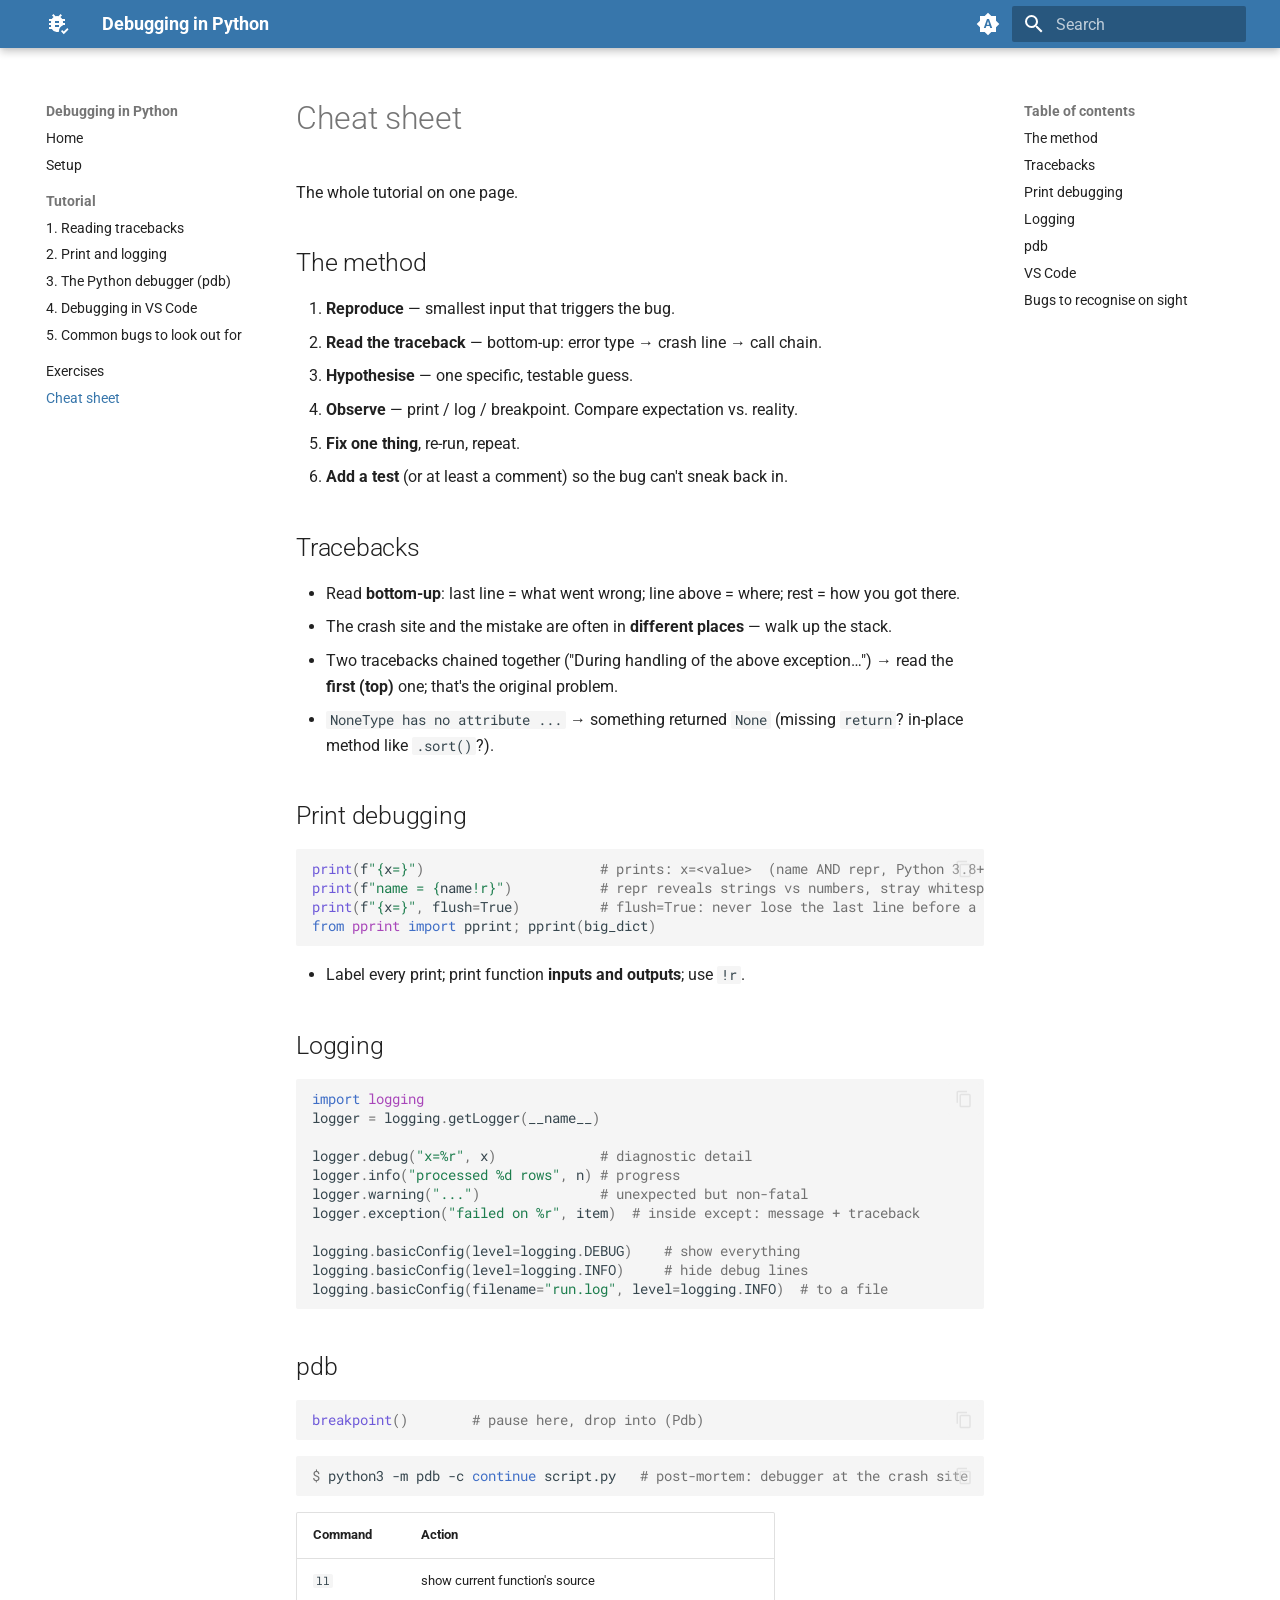
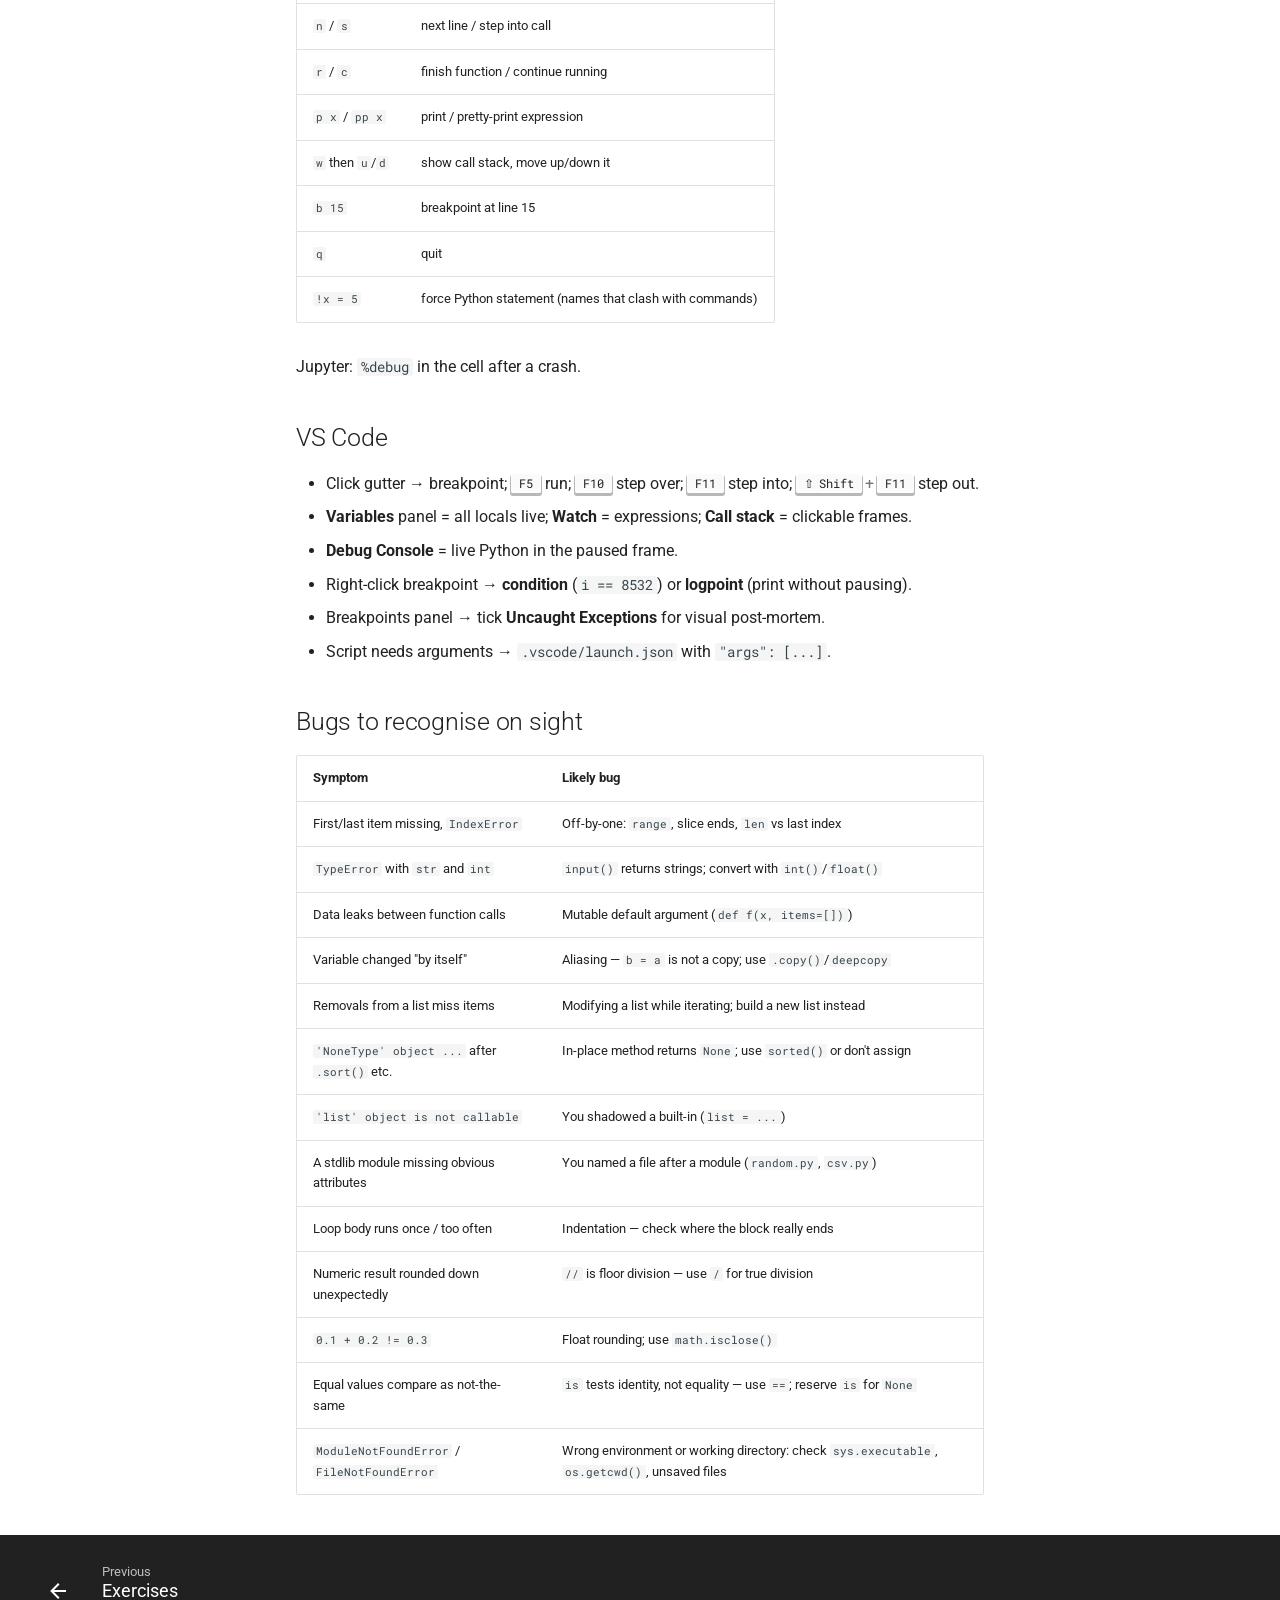
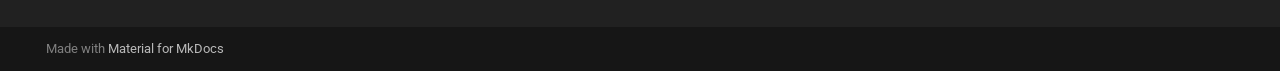
<file: cheatsheet.html>
<!doctype html>
<html lang="en" class="no-js">
  <head>
    
      <meta charset="utf-8">
      <meta name="viewport" content="width=device-width,initial-scale=1">
      
        <meta name="description" content="A hands-on workshop for learning how to debug Python code.">
      
      
        <meta name="author" content="Geoffrey Weal">
      
      
      
        <link rel="prev" href="exercises.html">
      
      
      
        
      
      
      <link rel="icon" href="assets/images/favicon.png">
      <meta name="generator" content="mkdocs-1.6.1, mkdocs-material-9.7.7">
    
    
      
        <title>Cheat sheet - Debugging in Python</title>
      
    
    
      <link rel="stylesheet" href="assets/stylesheets/main.ec1eaa64.min.css">
      
        
        <link rel="stylesheet" href="assets/stylesheets/palette.ab4e12ef.min.css">
      
      


    
    
      
    
    
      
        
        
        <link rel="preconnect" href="https://fonts.gstatic.com" crossorigin>
        <link rel="stylesheet" href="https://fonts.googleapis.com/css?family=Roboto:300,300i,400,400i,700,700i%7CRoboto+Mono:400,400i,700,700i&display=fallback">
        <style>:root{--md-text-font:"Roboto";--md-code-font:"Roboto Mono"}</style>
      
    
    
      <link rel="stylesheet" href="stylesheets/extra.css">
    
    <script>__md_scope=new URL(".",location),__md_hash=e=>[...e].reduce(((e,_)=>(e<<5)-e+_.charCodeAt(0)),0),__md_get=(e,_=localStorage,t=__md_scope)=>JSON.parse(_.getItem(t.pathname+"."+e)),__md_set=(e,_,t=localStorage,a=__md_scope)=>{try{t.setItem(a.pathname+"."+e,JSON.stringify(_))}catch(e){}}</script>
    
      

    
    
  </head>
  
  
    
    
      
    
    
    
    
    <body dir="ltr" data-md-color-scheme="default" data-md-color-primary="custom" data-md-color-accent="deep-orange">
  
    
    <input class="md-toggle" data-md-toggle="drawer" type="checkbox" id="__drawer" autocomplete="off">
    <input class="md-toggle" data-md-toggle="search" type="checkbox" id="__search" autocomplete="off">
    <label class="md-overlay" for="__drawer"></label>
    <div data-md-component="skip">
      
        
        <a href="#cheat-sheet" class="md-skip">
          Skip to content
        </a>
      
    </div>
    <div data-md-component="announce">
      
    </div>
    
    
      

  

<header class="md-header md-header--shadow" data-md-component="header">
  <nav class="md-header__inner md-grid" aria-label="Header">
    <a href="index.html" title="Debugging in Python" class="md-header__button md-logo" aria-label="Debugging in Python" data-md-component="logo">
      
  
  <svg xmlns="http://www.w3.org/2000/svg" viewBox="0 0 24 24"><path d="M19 7h-2.81c-.45-.8-1.07-1.5-1.82-2L16 3.41 14.59 2l-2.17 2.17a6 6 0 0 0-2.83 0L7.41 2 6 3.41 7.62 5c-.75.5-1.36 1.21-1.81 2H3v2h2.09c-.06.33-.09.66-.09 1v1H3v2h2v1c0 .34.03.67.09 1H3v2h2.81A6 6 0 0 0 13 19.65V19c0-2.54 1.61-4.8 4-5.65V13h2v-2h-2v-1c0-.34-.03-.67-.09-1H19zm-6 8H9v-2h4zm0-4H9V9h4zm4.75 11.16-2.75-3L16.16 18l1.59 1.59L21.34 16l1.16 1.41z"/></svg>

    </a>
    <label class="md-header__button md-icon" for="__drawer">
      
      <svg xmlns="http://www.w3.org/2000/svg" viewBox="0 0 24 24"><path d="M3 6h18v2H3zm0 5h18v2H3zm0 5h18v2H3z"/></svg>
    </label>
    <div class="md-header__title" data-md-component="header-title">
      <div class="md-header__ellipsis">
        <div class="md-header__topic">
          <span class="md-ellipsis">
            Debugging in Python
          </span>
        </div>
        <div class="md-header__topic" data-md-component="header-topic">
          <span class="md-ellipsis">
            
              Cheat sheet
            
          </span>
        </div>
      </div>
    </div>
    
      
        <form class="md-header__option" data-md-component="palette">
  
    
    
    
    <input class="md-option" data-md-color-media="(prefers-color-scheme)" data-md-color-scheme="default" data-md-color-primary="custom" data-md-color-accent="deep-orange"  aria-label="Switch to light mode"  type="radio" name="__palette" id="__palette_0">
    
      <label class="md-header__button md-icon" title="Switch to light mode" for="__palette_1" hidden>
        <svg xmlns="http://www.w3.org/2000/svg" viewBox="0 0 24 24"><path d="m14.3 16-.7-2h-3.2l-.7 2H7.8L11 7h2l3.2 9zM20 8.69V4h-4.69L12 .69 8.69 4H4v4.69L.69 12 4 15.31V20h4.69L12 23.31 15.31 20H20v-4.69L23.31 12zm-9.15 3.96h2.3L12 9z"/></svg>
      </label>
    
  
    
    
    
    <input class="md-option" data-md-color-media="(prefers-color-scheme: light)" data-md-color-scheme="default" data-md-color-primary="custom" data-md-color-accent="deep-orange"  aria-label="Switch to dark mode"  type="radio" name="__palette" id="__palette_1">
    
      <label class="md-header__button md-icon" title="Switch to dark mode" for="__palette_2" hidden>
        <svg xmlns="http://www.w3.org/2000/svg" viewBox="0 0 24 24"><path d="M12 8a4 4 0 0 0-4 4 4 4 0 0 0 4 4 4 4 0 0 0 4-4 4 4 0 0 0-4-4m0 10a6 6 0 0 1-6-6 6 6 0 0 1 6-6 6 6 0 0 1 6 6 6 6 0 0 1-6 6m8-9.31V4h-4.69L12 .69 8.69 4H4v4.69L.69 12 4 15.31V20h4.69L12 23.31 15.31 20H20v-4.69L23.31 12z"/></svg>
      </label>
    
  
    
    
    
    <input class="md-option" data-md-color-media="(prefers-color-scheme: dark)" data-md-color-scheme="slate" data-md-color-primary="custom" data-md-color-accent="deep-orange"  aria-label="Switch to system preference"  type="radio" name="__palette" id="__palette_2">
    
      <label class="md-header__button md-icon" title="Switch to system preference" for="__palette_0" hidden>
        <svg xmlns="http://www.w3.org/2000/svg" viewBox="0 0 24 24"><path d="M12 18c-.89 0-1.74-.2-2.5-.55C11.56 16.5 13 14.42 13 12s-1.44-4.5-3.5-5.45C10.26 6.2 11.11 6 12 6a6 6 0 0 1 6 6 6 6 0 0 1-6 6m8-9.31V4h-4.69L12 .69 8.69 4H4v4.69L.69 12 4 15.31V20h4.69L12 23.31 15.31 20H20v-4.69L23.31 12z"/></svg>
      </label>
    
  
</form>
      
    
    
      <script>var palette=__md_get("__palette");if(palette&&palette.color){if("(prefers-color-scheme)"===palette.color.media){var media=matchMedia("(prefers-color-scheme: light)"),input=document.querySelector(media.matches?"[data-md-color-media='(prefers-color-scheme: light)']":"[data-md-color-media='(prefers-color-scheme: dark)']");palette.color.media=input.getAttribute("data-md-color-media"),palette.color.scheme=input.getAttribute("data-md-color-scheme"),palette.color.primary=input.getAttribute("data-md-color-primary"),palette.color.accent=input.getAttribute("data-md-color-accent")}for(var[key,value]of Object.entries(palette.color))document.body.setAttribute("data-md-color-"+key,value)}</script>
    
    
    
      
      
        <label class="md-header__button md-icon" for="__search">
          
          <svg xmlns="http://www.w3.org/2000/svg" viewBox="0 0 24 24"><path d="M9.5 3A6.5 6.5 0 0 1 16 9.5c0 1.61-.59 3.09-1.56 4.23l.27.27h.79l5 5-1.5 1.5-5-5v-.79l-.27-.27A6.52 6.52 0 0 1 9.5 16 6.5 6.5 0 0 1 3 9.5 6.5 6.5 0 0 1 9.5 3m0 2C7 5 5 7 5 9.5S7 14 9.5 14 14 12 14 9.5 12 5 9.5 5"/></svg>
        </label>
        <div class="md-search" data-md-component="search" role="dialog">
  <label class="md-search__overlay" for="__search"></label>
  <div class="md-search__inner" role="search">
    <form class="md-search__form" name="search">
      <input type="text" class="md-search__input" name="query" aria-label="Search" placeholder="Search" autocapitalize="off" autocorrect="off" autocomplete="off" spellcheck="false" data-md-component="search-query" required>
      <label class="md-search__icon md-icon" for="__search">
        
        <svg xmlns="http://www.w3.org/2000/svg" viewBox="0 0 24 24"><path d="M9.5 3A6.5 6.5 0 0 1 16 9.5c0 1.61-.59 3.09-1.56 4.23l.27.27h.79l5 5-1.5 1.5-5-5v-.79l-.27-.27A6.52 6.52 0 0 1 9.5 16 6.5 6.5 0 0 1 3 9.5 6.5 6.5 0 0 1 9.5 3m0 2C7 5 5 7 5 9.5S7 14 9.5 14 14 12 14 9.5 12 5 9.5 5"/></svg>
        
        <svg xmlns="http://www.w3.org/2000/svg" viewBox="0 0 24 24"><path d="M20 11v2H8l5.5 5.5-1.42 1.42L4.16 12l7.92-7.92L13.5 5.5 8 11z"/></svg>
      </label>
      <nav class="md-search__options" aria-label="Search">
        
        <button type="reset" class="md-search__icon md-icon" title="Clear" aria-label="Clear" tabindex="-1">
          
          <svg xmlns="http://www.w3.org/2000/svg" viewBox="0 0 24 24"><path d="M19 6.41 17.59 5 12 10.59 6.41 5 5 6.41 10.59 12 5 17.59 6.41 19 12 13.41 17.59 19 19 17.59 13.41 12z"/></svg>
        </button>
      </nav>
      
        <div class="md-search__suggest" data-md-component="search-suggest"></div>
      
    </form>
    <div class="md-search__output">
      <div class="md-search__scrollwrap" tabindex="0" data-md-scrollfix>
        <div class="md-search-result" data-md-component="search-result">
          <div class="md-search-result__meta">
            Initializing search
          </div>
          <ol class="md-search-result__list" role="presentation"></ol>
        </div>
      </div>
    </div>
  </div>
</div>
      
    
    
  </nav>
  
</header>
    
    <div class="md-container" data-md-component="container">
      
      
        
          
        
      
      <main class="md-main" data-md-component="main">
        <div class="md-main__inner md-grid">
          
            
              
              <div class="md-sidebar md-sidebar--primary" data-md-component="sidebar" data-md-type="navigation" >
                <div class="md-sidebar__scrollwrap">
                  <div class="md-sidebar__inner">
                    



<nav class="md-nav md-nav--primary" aria-label="Navigation" data-md-level="0">
  <label class="md-nav__title" for="__drawer">
    <a href="index.html" title="Debugging in Python" class="md-nav__button md-logo" aria-label="Debugging in Python" data-md-component="logo">
      
  
  <svg xmlns="http://www.w3.org/2000/svg" viewBox="0 0 24 24"><path d="M19 7h-2.81c-.45-.8-1.07-1.5-1.82-2L16 3.41 14.59 2l-2.17 2.17a6 6 0 0 0-2.83 0L7.41 2 6 3.41 7.62 5c-.75.5-1.36 1.21-1.81 2H3v2h2.09c-.06.33-.09.66-.09 1v1H3v2h2v1c0 .34.03.67.09 1H3v2h2.81A6 6 0 0 0 13 19.65V19c0-2.54 1.61-4.8 4-5.65V13h2v-2h-2v-1c0-.34-.03-.67-.09-1H19zm-6 8H9v-2h4zm0-4H9V9h4zm4.75 11.16-2.75-3L16.16 18l1.59 1.59L21.34 16l1.16 1.41z"/></svg>

    </a>
    Debugging in Python
  </label>
  
  <ul class="md-nav__list" data-md-scrollfix>
    
      
      
  
  
  
  
    <li class="md-nav__item">
      <a href="index.html" class="md-nav__link">
        
  
  
  <span class="md-ellipsis">
    
  
    Home
  

    
  </span>
  
  

      </a>
    </li>
  

    
      
      
  
  
  
  
    <li class="md-nav__item">
      <a href="setup.html" class="md-nav__link">
        
  
  
  <span class="md-ellipsis">
    
  
    Setup
  

    
  </span>
  
  

      </a>
    </li>
  

    
      
      
  
  
  
  
    
    
    
    
      
        
        
      
    
    
    <li class="md-nav__item md-nav__item--section md-nav__item--nested">
      
        
        
        <input class="md-nav__toggle md-toggle " type="checkbox" id="__nav_3" >
        
          
          <label class="md-nav__link" for="__nav_3" id="__nav_3_label" tabindex="">
            
  
  
  <span class="md-ellipsis">
    
  
    Tutorial
  

    
  </span>
  
  

            <span class="md-nav__icon md-icon"></span>
          </label>
        
        <nav class="md-nav" data-md-level="1" aria-labelledby="__nav_3_label" aria-expanded="false">
          <label class="md-nav__title" for="__nav_3">
            <span class="md-nav__icon md-icon"></span>
            
  
    Tutorial
  

          </label>
          <ul class="md-nav__list" data-md-scrollfix>
            
              
                
  
  
  
  
    <li class="md-nav__item">
      <a href="01-tracebacks.html" class="md-nav__link">
        
  
  
  <span class="md-ellipsis">
    
  
    1. Reading tracebacks
  

    
  </span>
  
  

      </a>
    </li>
  

              
            
              
                
  
  
  
  
    <li class="md-nav__item">
      <a href="02-print-and-logging.html" class="md-nav__link">
        
  
  
  <span class="md-ellipsis">
    
  
    2. Print and logging
  

    
  </span>
  
  

      </a>
    </li>
  

              
            
              
                
  
  
  
  
    <li class="md-nav__item">
      <a href="03-pdb.html" class="md-nav__link">
        
  
  
  <span class="md-ellipsis">
    
  
    3. The Python debugger (pdb)
  

    
  </span>
  
  

      </a>
    </li>
  

              
            
              
                
  
  
  
  
    <li class="md-nav__item">
      <a href="04-vscode.html" class="md-nav__link">
        
  
  
  <span class="md-ellipsis">
    
  
    4. Debugging in VS Code
  

    
  </span>
  
  

      </a>
    </li>
  

              
            
              
                
  
  
  
  
    <li class="md-nav__item">
      <a href="05-common-bugs.html" class="md-nav__link">
        
  
  
  <span class="md-ellipsis">
    
  
    5. Common bugs to look out for
  

    
  </span>
  
  

      </a>
    </li>
  

              
            
          </ul>
        </nav>
      
    </li>
  

    
      
      
  
  
  
  
    <li class="md-nav__item">
      <a href="exercises.html" class="md-nav__link">
        
  
  
  <span class="md-ellipsis">
    
  
    Exercises
  

    
  </span>
  
  

      </a>
    </li>
  

    
      
      
  
  
    
  
  
  
    <li class="md-nav__item md-nav__item--active">
      
      <input class="md-nav__toggle md-toggle" type="checkbox" id="__toc">
      
      
        
      
      
        <label class="md-nav__link md-nav__link--active" for="__toc">
          
  
  
  <span class="md-ellipsis">
    
  
    Cheat sheet
  

    
  </span>
  
  

          <span class="md-nav__icon md-icon"></span>
        </label>
      
      <a href="cheatsheet.html" class="md-nav__link md-nav__link--active">
        
  
  
  <span class="md-ellipsis">
    
  
    Cheat sheet
  

    
  </span>
  
  

      </a>
      
        

<nav class="md-nav md-nav--secondary" aria-label="Table of contents">
  
  
  
    
  
  
    <label class="md-nav__title" for="__toc">
      <span class="md-nav__icon md-icon"></span>
      Table of contents
    </label>
    <ul class="md-nav__list" data-md-component="toc" data-md-scrollfix>
      
        <li class="md-nav__item">
  <a href="#the-method" class="md-nav__link">
    <span class="md-ellipsis">
      
        The method
      
    </span>
  </a>
  
</li>
      
        <li class="md-nav__item">
  <a href="#tracebacks" class="md-nav__link">
    <span class="md-ellipsis">
      
        Tracebacks
      
    </span>
  </a>
  
</li>
      
        <li class="md-nav__item">
  <a href="#print-debugging" class="md-nav__link">
    <span class="md-ellipsis">
      
        Print debugging
      
    </span>
  </a>
  
</li>
      
        <li class="md-nav__item">
  <a href="#logging" class="md-nav__link">
    <span class="md-ellipsis">
      
        Logging
      
    </span>
  </a>
  
</li>
      
        <li class="md-nav__item">
  <a href="#pdb" class="md-nav__link">
    <span class="md-ellipsis">
      
        pdb
      
    </span>
  </a>
  
</li>
      
        <li class="md-nav__item">
  <a href="#vs-code" class="md-nav__link">
    <span class="md-ellipsis">
      
        VS Code
      
    </span>
  </a>
  
</li>
      
        <li class="md-nav__item">
  <a href="#bugs-to-recognise-on-sight" class="md-nav__link">
    <span class="md-ellipsis">
      
        Bugs to recognise on sight
      
    </span>
  </a>
  
</li>
      
    </ul>
  
</nav>
      
    </li>
  

    
  </ul>
</nav>
                  </div>
                </div>
              </div>
            
            
              
              <div class="md-sidebar md-sidebar--secondary" data-md-component="sidebar" data-md-type="toc" >
                <div class="md-sidebar__scrollwrap">
                  <div class="md-sidebar__inner">
                    

<nav class="md-nav md-nav--secondary" aria-label="Table of contents">
  
  
  
    
  
  
    <label class="md-nav__title" for="__toc">
      <span class="md-nav__icon md-icon"></span>
      Table of contents
    </label>
    <ul class="md-nav__list" data-md-component="toc" data-md-scrollfix>
      
        <li class="md-nav__item">
  <a href="#the-method" class="md-nav__link">
    <span class="md-ellipsis">
      
        The method
      
    </span>
  </a>
  
</li>
      
        <li class="md-nav__item">
  <a href="#tracebacks" class="md-nav__link">
    <span class="md-ellipsis">
      
        Tracebacks
      
    </span>
  </a>
  
</li>
      
        <li class="md-nav__item">
  <a href="#print-debugging" class="md-nav__link">
    <span class="md-ellipsis">
      
        Print debugging
      
    </span>
  </a>
  
</li>
      
        <li class="md-nav__item">
  <a href="#logging" class="md-nav__link">
    <span class="md-ellipsis">
      
        Logging
      
    </span>
  </a>
  
</li>
      
        <li class="md-nav__item">
  <a href="#pdb" class="md-nav__link">
    <span class="md-ellipsis">
      
        pdb
      
    </span>
  </a>
  
</li>
      
        <li class="md-nav__item">
  <a href="#vs-code" class="md-nav__link">
    <span class="md-ellipsis">
      
        VS Code
      
    </span>
  </a>
  
</li>
      
        <li class="md-nav__item">
  <a href="#bugs-to-recognise-on-sight" class="md-nav__link">
    <span class="md-ellipsis">
      
        Bugs to recognise on sight
      
    </span>
  </a>
  
</li>
      
    </ul>
  
</nav>
                  </div>
                </div>
              </div>
            
          
          
            <div class="md-content" data-md-component="content">
              
              <article class="md-content__inner md-typeset">
                
                  



<h1 id="cheat-sheet">Cheat sheet<a class="headerlink" href="#cheat-sheet" title="Permanent link">&para;</a></h1>
<p>The whole tutorial on one page.</p>
<h2 id="the-method">The method<a class="headerlink" href="#the-method" title="Permanent link">&para;</a></h2>
<ol>
<li><strong>Reproduce</strong> — smallest input that triggers the bug.</li>
<li><strong>Read the traceback</strong> — bottom-up: error type → crash line → call chain.</li>
<li><strong>Hypothesise</strong> — one specific, testable guess.</li>
<li><strong>Observe</strong> — print / log / breakpoint. Compare expectation vs. reality.</li>
<li><strong>Fix one thing</strong>, re-run, repeat.</li>
<li><strong>Add a test</strong> (or at least a comment) so the bug can't sneak back in.</li>
</ol>
<h2 id="tracebacks">Tracebacks<a class="headerlink" href="#tracebacks" title="Permanent link">&para;</a></h2>
<ul>
<li>Read <strong>bottom-up</strong>: last line = what went wrong; line above = where; rest = how you got there.</li>
<li>The crash site and the mistake are often in <strong>different places</strong> — walk up the stack.</li>
<li>Two tracebacks chained together ("During handling of the above exception…") → read the <strong>first (top)</strong> one; that's the original problem.</li>
<li><code>NoneType has no attribute ...</code> → something returned <code>None</code> (missing <code>return</code>? in-place method like <code>.sort()</code>?).</li>
</ul>
<h2 id="print-debugging">Print debugging<a class="headerlink" href="#print-debugging" title="Permanent link">&para;</a></h2>
<div class="language-python highlight"><pre><span></span><code><span id="__span-0-1"><a id="__codelineno-0-1" name="__codelineno-0-1" href="#__codelineno-0-1"></a><span class="nb">print</span><span class="p">(</span><span class="sa">f</span><span class="s2">&quot;</span><span class="si">{</span><span class="n">x</span><span class="si">=}</span><span class="s2">&quot;</span><span class="p">)</span>                      <span class="c1"># prints: x=&lt;value&gt;  (name AND repr, Python 3.8+)</span>
</span><span id="__span-0-2"><a id="__codelineno-0-2" name="__codelineno-0-2" href="#__codelineno-0-2"></a><span class="nb">print</span><span class="p">(</span><span class="sa">f</span><span class="s2">&quot;name = </span><span class="si">{</span><span class="n">name</span><span class="si">!r}</span><span class="s2">&quot;</span><span class="p">)</span>           <span class="c1"># repr reveals strings vs numbers, stray whitespace</span>
</span><span id="__span-0-3"><a id="__codelineno-0-3" name="__codelineno-0-3" href="#__codelineno-0-3"></a><span class="nb">print</span><span class="p">(</span><span class="sa">f</span><span class="s2">&quot;</span><span class="si">{</span><span class="n">x</span><span class="si">=}</span><span class="s2">&quot;</span><span class="p">,</span> <span class="n">flush</span><span class="o">=</span><span class="kc">True</span><span class="p">)</span>          <span class="c1"># flush=True: never lose the last line before a crash</span>
</span><span id="__span-0-4"><a id="__codelineno-0-4" name="__codelineno-0-4" href="#__codelineno-0-4"></a><span class="kn">from</span><span class="w"> </span><span class="nn">pprint</span><span class="w"> </span><span class="kn">import</span> <span class="n">pprint</span><span class="p">;</span> <span class="n">pprint</span><span class="p">(</span><span class="n">big_dict</span><span class="p">)</span>
</span></code></pre></div>
<ul>
<li>Label every print; print function <strong>inputs and outputs</strong>; use <code>!r</code>.</li>
</ul>
<h2 id="logging">Logging<a class="headerlink" href="#logging" title="Permanent link">&para;</a></h2>
<div class="language-python highlight"><pre><span></span><code><span id="__span-1-1"><a id="__codelineno-1-1" name="__codelineno-1-1" href="#__codelineno-1-1"></a><span class="kn">import</span><span class="w"> </span><span class="nn">logging</span>
</span><span id="__span-1-2"><a id="__codelineno-1-2" name="__codelineno-1-2" href="#__codelineno-1-2"></a><span class="n">logger</span> <span class="o">=</span> <span class="n">logging</span><span class="o">.</span><span class="n">getLogger</span><span class="p">(</span><span class="vm">__name__</span><span class="p">)</span>
</span><span id="__span-1-3"><a id="__codelineno-1-3" name="__codelineno-1-3" href="#__codelineno-1-3"></a>
</span><span id="__span-1-4"><a id="__codelineno-1-4" name="__codelineno-1-4" href="#__codelineno-1-4"></a><span class="n">logger</span><span class="o">.</span><span class="n">debug</span><span class="p">(</span><span class="s2">&quot;x=</span><span class="si">%r</span><span class="s2">&quot;</span><span class="p">,</span> <span class="n">x</span><span class="p">)</span>             <span class="c1"># diagnostic detail</span>
</span><span id="__span-1-5"><a id="__codelineno-1-5" name="__codelineno-1-5" href="#__codelineno-1-5"></a><span class="n">logger</span><span class="o">.</span><span class="n">info</span><span class="p">(</span><span class="s2">&quot;processed </span><span class="si">%d</span><span class="s2"> rows&quot;</span><span class="p">,</span> <span class="n">n</span><span class="p">)</span> <span class="c1"># progress</span>
</span><span id="__span-1-6"><a id="__codelineno-1-6" name="__codelineno-1-6" href="#__codelineno-1-6"></a><span class="n">logger</span><span class="o">.</span><span class="n">warning</span><span class="p">(</span><span class="s2">&quot;...&quot;</span><span class="p">)</span>               <span class="c1"># unexpected but non-fatal</span>
</span><span id="__span-1-7"><a id="__codelineno-1-7" name="__codelineno-1-7" href="#__codelineno-1-7"></a><span class="n">logger</span><span class="o">.</span><span class="n">exception</span><span class="p">(</span><span class="s2">&quot;failed on </span><span class="si">%r</span><span class="s2">&quot;</span><span class="p">,</span> <span class="n">item</span><span class="p">)</span>  <span class="c1"># inside except: message + traceback</span>
</span><span id="__span-1-8"><a id="__codelineno-1-8" name="__codelineno-1-8" href="#__codelineno-1-8"></a>
</span><span id="__span-1-9"><a id="__codelineno-1-9" name="__codelineno-1-9" href="#__codelineno-1-9"></a><span class="n">logging</span><span class="o">.</span><span class="n">basicConfig</span><span class="p">(</span><span class="n">level</span><span class="o">=</span><span class="n">logging</span><span class="o">.</span><span class="n">DEBUG</span><span class="p">)</span>    <span class="c1"># show everything</span>
</span><span id="__span-1-10"><a id="__codelineno-1-10" name="__codelineno-1-10" href="#__codelineno-1-10"></a><span class="n">logging</span><span class="o">.</span><span class="n">basicConfig</span><span class="p">(</span><span class="n">level</span><span class="o">=</span><span class="n">logging</span><span class="o">.</span><span class="n">INFO</span><span class="p">)</span>     <span class="c1"># hide debug lines</span>
</span><span id="__span-1-11"><a id="__codelineno-1-11" name="__codelineno-1-11" href="#__codelineno-1-11"></a><span class="n">logging</span><span class="o">.</span><span class="n">basicConfig</span><span class="p">(</span><span class="n">filename</span><span class="o">=</span><span class="s2">&quot;run.log&quot;</span><span class="p">,</span> <span class="n">level</span><span class="o">=</span><span class="n">logging</span><span class="o">.</span><span class="n">INFO</span><span class="p">)</span>  <span class="c1"># to a file</span>
</span></code></pre></div>
<h2 id="pdb">pdb<a class="headerlink" href="#pdb" title="Permanent link">&para;</a></h2>
<div class="language-python highlight"><pre><span></span><code><span id="__span-2-1"><a id="__codelineno-2-1" name="__codelineno-2-1" href="#__codelineno-2-1"></a><span class="nb">breakpoint</span><span class="p">()</span>        <span class="c1"># pause here, drop into (Pdb)</span>
</span></code></pre></div>
<div class="language-console highlight"><pre><span></span><code><span id="__span-3-1"><a id="__codelineno-3-1" name="__codelineno-3-1" href="#__codelineno-3-1"></a><span class="gp">$ </span>python3<span class="w"> </span>-m<span class="w"> </span>pdb<span class="w"> </span>-c<span class="w"> </span><span class="k">continue</span><span class="w"> </span>script.py<span class="w">   </span><span class="c1"># post-mortem: debugger at the crash site</span>
</span></code></pre></div>
<table>
<thead>
<tr>
<th>Command</th>
<th>Action</th>
</tr>
</thead>
<tbody>
<tr>
<td><code>ll</code></td>
<td>show current function's source</td>
</tr>
<tr>
<td><code>n</code> / <code>s</code></td>
<td>next line / step into call</td>
</tr>
<tr>
<td><code>r</code> / <code>c</code></td>
<td>finish function / continue running</td>
</tr>
<tr>
<td><code>p x</code> / <code>pp x</code></td>
<td>print / pretty-print expression</td>
</tr>
<tr>
<td><code>w</code> then <code>u</code>/<code>d</code></td>
<td>show call stack, move up/down it</td>
</tr>
<tr>
<td><code>b 15</code></td>
<td>breakpoint at line 15</td>
</tr>
<tr>
<td><code>q</code></td>
<td>quit</td>
</tr>
<tr>
<td><code>!x = 5</code></td>
<td>force Python statement (names that clash with commands)</td>
</tr>
</tbody>
</table>
<p>Jupyter: <code>%debug</code> in the cell after a crash.</p>
<h2 id="vs-code">VS Code<a class="headerlink" href="#vs-code" title="Permanent link">&para;</a></h2>
<ul>
<li>Click gutter → breakpoint; <span class="keys"><kbd class="key-f5">F5</kbd></span> run; <span class="keys"><kbd class="key-f10">F10</kbd></span> step over; <span class="keys"><kbd class="key-f11">F11</kbd></span> step into; <span class="keys"><kbd class="key-shift">Shift</kbd><span>+</span><kbd class="key-f11">F11</kbd></span> step out.</li>
<li><strong>Variables</strong> panel = all locals live; <strong>Watch</strong> = expressions; <strong>Call stack</strong> = clickable frames.</li>
<li><strong>Debug Console</strong> = live Python in the paused frame.</li>
<li>Right-click breakpoint → <strong>condition</strong> (<code>i == 8532</code>) or <strong>logpoint</strong> (print without pausing).</li>
<li>Breakpoints panel → tick <strong>Uncaught Exceptions</strong> for visual post-mortem.</li>
<li>Script needs arguments → <code>.vscode/launch.json</code> with <code>"args": [...]</code>.</li>
</ul>
<h2 id="bugs-to-recognise-on-sight">Bugs to recognise on sight<a class="headerlink" href="#bugs-to-recognise-on-sight" title="Permanent link">&para;</a></h2>
<table>
<thead>
<tr>
<th>Symptom</th>
<th>Likely bug</th>
</tr>
</thead>
<tbody>
<tr>
<td>First/last item missing, <code>IndexError</code></td>
<td>Off-by-one: <code>range</code>, slice ends, <code>len</code> vs last index</td>
</tr>
<tr>
<td><code>TypeError</code> with <code>str</code> and <code>int</code></td>
<td><code>input()</code> returns strings; convert with <code>int()</code>/<code>float()</code></td>
</tr>
<tr>
<td>Data leaks between function calls</td>
<td>Mutable default argument (<code>def f(x, items=[])</code>)</td>
</tr>
<tr>
<td>Variable changed "by itself"</td>
<td>Aliasing — <code>b = a</code> is not a copy; use <code>.copy()</code>/<code>deepcopy</code></td>
</tr>
<tr>
<td>Removals from a list miss items</td>
<td>Modifying a list while iterating; build a new list instead</td>
</tr>
<tr>
<td><code>'NoneType' object ...</code> after <code>.sort()</code> etc.</td>
<td>In-place method returns <code>None</code>; use <code>sorted()</code> or don't assign</td>
</tr>
<tr>
<td><code>'list' object is not callable</code></td>
<td>You shadowed a built-in (<code>list = ...</code>)</td>
</tr>
<tr>
<td>A stdlib module missing obvious attributes</td>
<td>You named a file after a module (<code>random.py</code>, <code>csv.py</code>)</td>
</tr>
<tr>
<td>Loop body runs once / too often</td>
<td>Indentation — check where the block really ends</td>
</tr>
<tr>
<td>Numeric result rounded down unexpectedly</td>
<td><code>//</code> is floor division — use <code>/</code> for true division</td>
</tr>
<tr>
<td><code>0.1 + 0.2 != 0.3</code></td>
<td>Float rounding; use <code>math.isclose()</code></td>
</tr>
<tr>
<td>Equal values compare as not-the-same</td>
<td><code>is</code> tests identity, not equality — use <code>==</code>; reserve <code>is</code> for <code>None</code></td>
</tr>
<tr>
<td><code>ModuleNotFoundError</code> / <code>FileNotFoundError</code></td>
<td>Wrong environment or working directory: check <code>sys.executable</code>, <code>os.getcwd()</code>, unsaved files</td>
</tr>
</tbody>
</table>












                
              </article>
            </div>
          
          
<script>var target=document.getElementById(location.hash.slice(1));target&&target.name&&(target.checked=target.name.startsWith("__tabbed_"))</script>
        </div>
        
          <button type="button" class="md-top md-icon" data-md-component="top" hidden>
  
  <svg xmlns="http://www.w3.org/2000/svg" viewBox="0 0 24 24"><path d="M13 20h-2V8l-5.5 5.5-1.42-1.42L12 4.16l7.92 7.92-1.42 1.42L13 8z"/></svg>
  Back to top
</button>
        
      </main>
      
        <footer class="md-footer">
  
    
      
      <nav class="md-footer__inner md-grid" aria-label="Footer" >
        
          
          <a href="exercises.html" class="md-footer__link md-footer__link--prev" aria-label="Previous: Exercises">
            <div class="md-footer__button md-icon">
              
              <svg xmlns="http://www.w3.org/2000/svg" viewBox="0 0 24 24"><path d="M20 11v2H8l5.5 5.5-1.42 1.42L4.16 12l7.92-7.92L13.5 5.5 8 11z"/></svg>
            </div>
            <div class="md-footer__title">
              <span class="md-footer__direction">
                Previous
              </span>
              <div class="md-ellipsis">
                Exercises
              </div>
            </div>
          </a>
        
        
      </nav>
    
  
  <div class="md-footer-meta md-typeset">
    <div class="md-footer-meta__inner md-grid">
      <div class="md-copyright">
  
  
    Made with
    <a href="https://squidfunk.github.io/mkdocs-material/" target="_blank" rel="noopener">
      Material for MkDocs
    </a>
  
</div>
      
    </div>
  </div>
</footer>
      
    </div>
    <div class="md-dialog" data-md-component="dialog">
      <div class="md-dialog__inner md-typeset"></div>
    </div>
    
    
    
      
      
      <script id="__config" type="application/json">{"annotate": null, "base": ".", "features": ["navigation.footer", "navigation.top", "navigation.sections", "content.code.copy", "content.code.annotate", "search.suggest", "search.highlight"], "search": "assets/javascripts/workers/search.2c215733.min.js", "tags": null, "translations": {"clipboard.copied": "Copied to clipboard", "clipboard.copy": "Copy to clipboard", "search.result.more.one": "1 more on this page", "search.result.more.other": "# more on this page", "search.result.none": "No matching documents", "search.result.one": "1 matching document", "search.result.other": "# matching documents", "search.result.placeholder": "Type to start searching", "search.result.term.missing": "Missing", "select.version": "Select version"}, "version": null}</script>
    
    
      <script src="assets/javascripts/bundle.d7400e89.min.js"></script>
      
    
  </body>
</html>
</file>
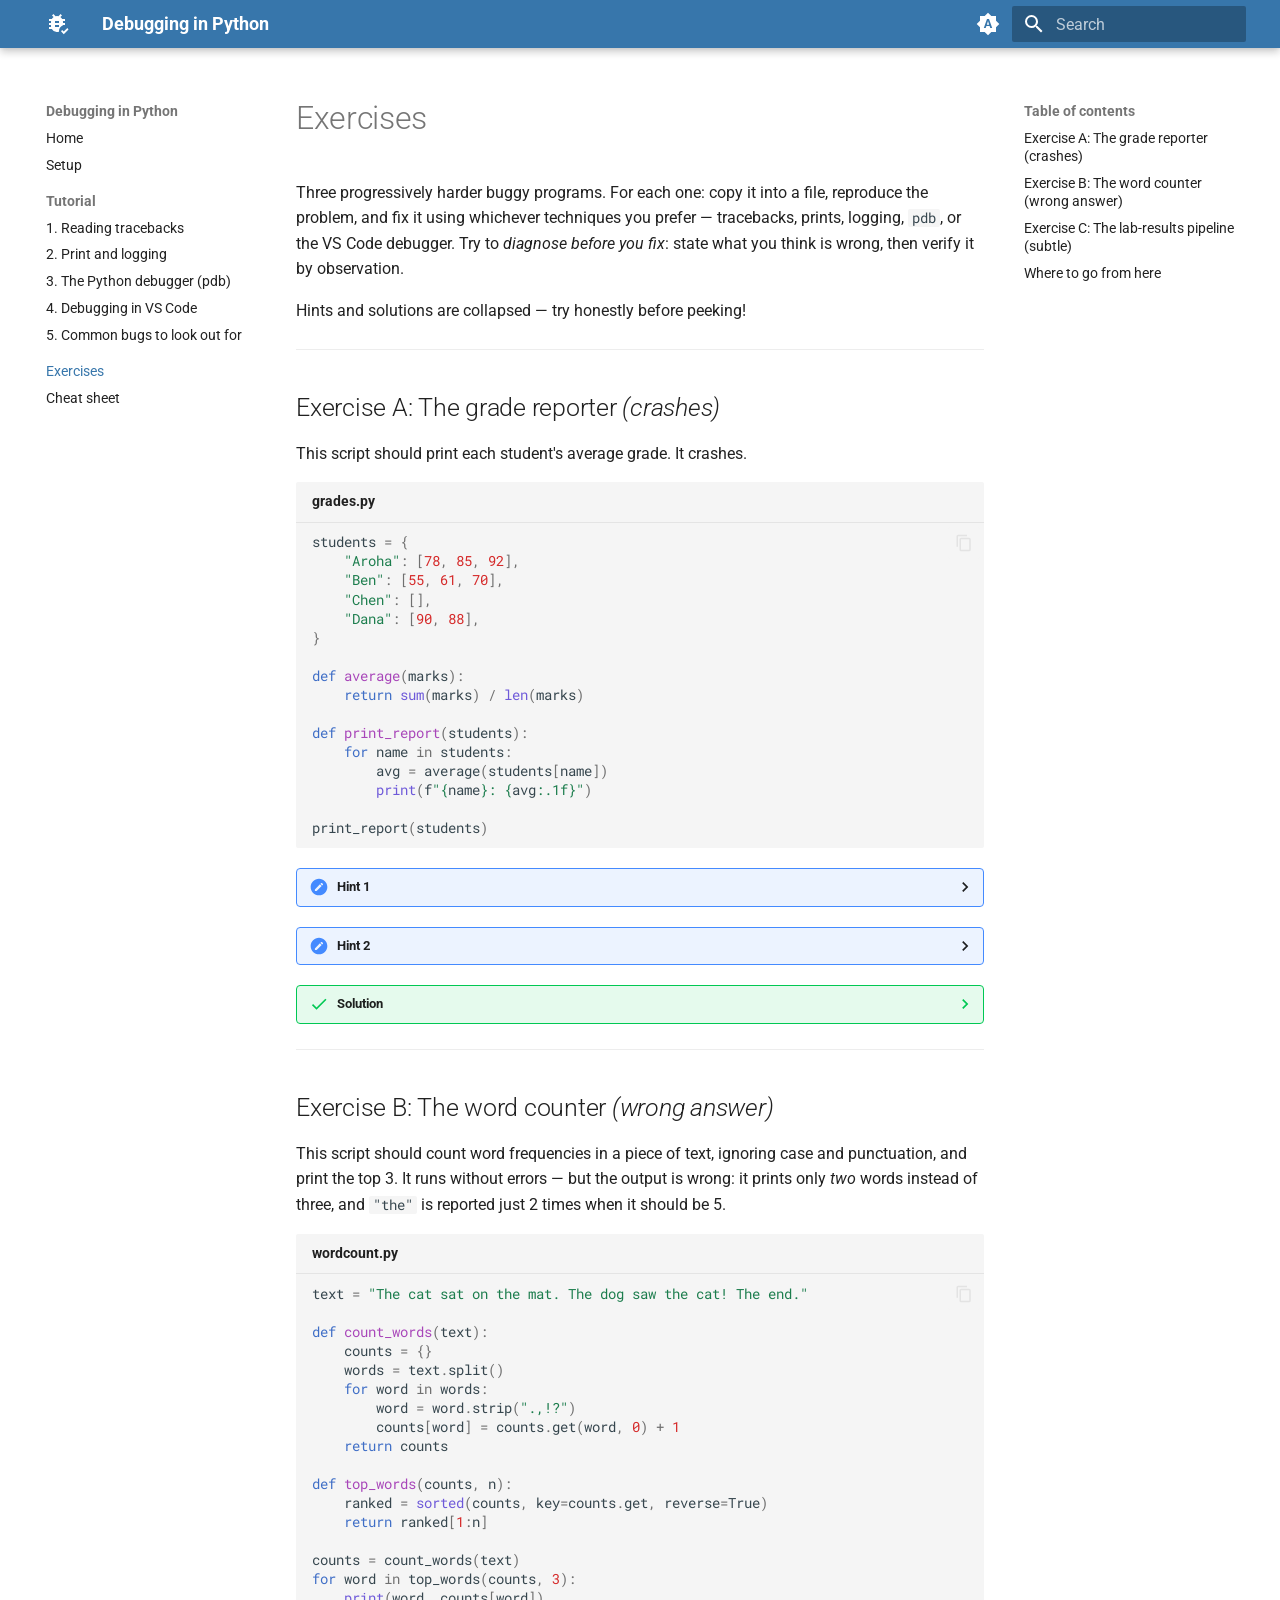
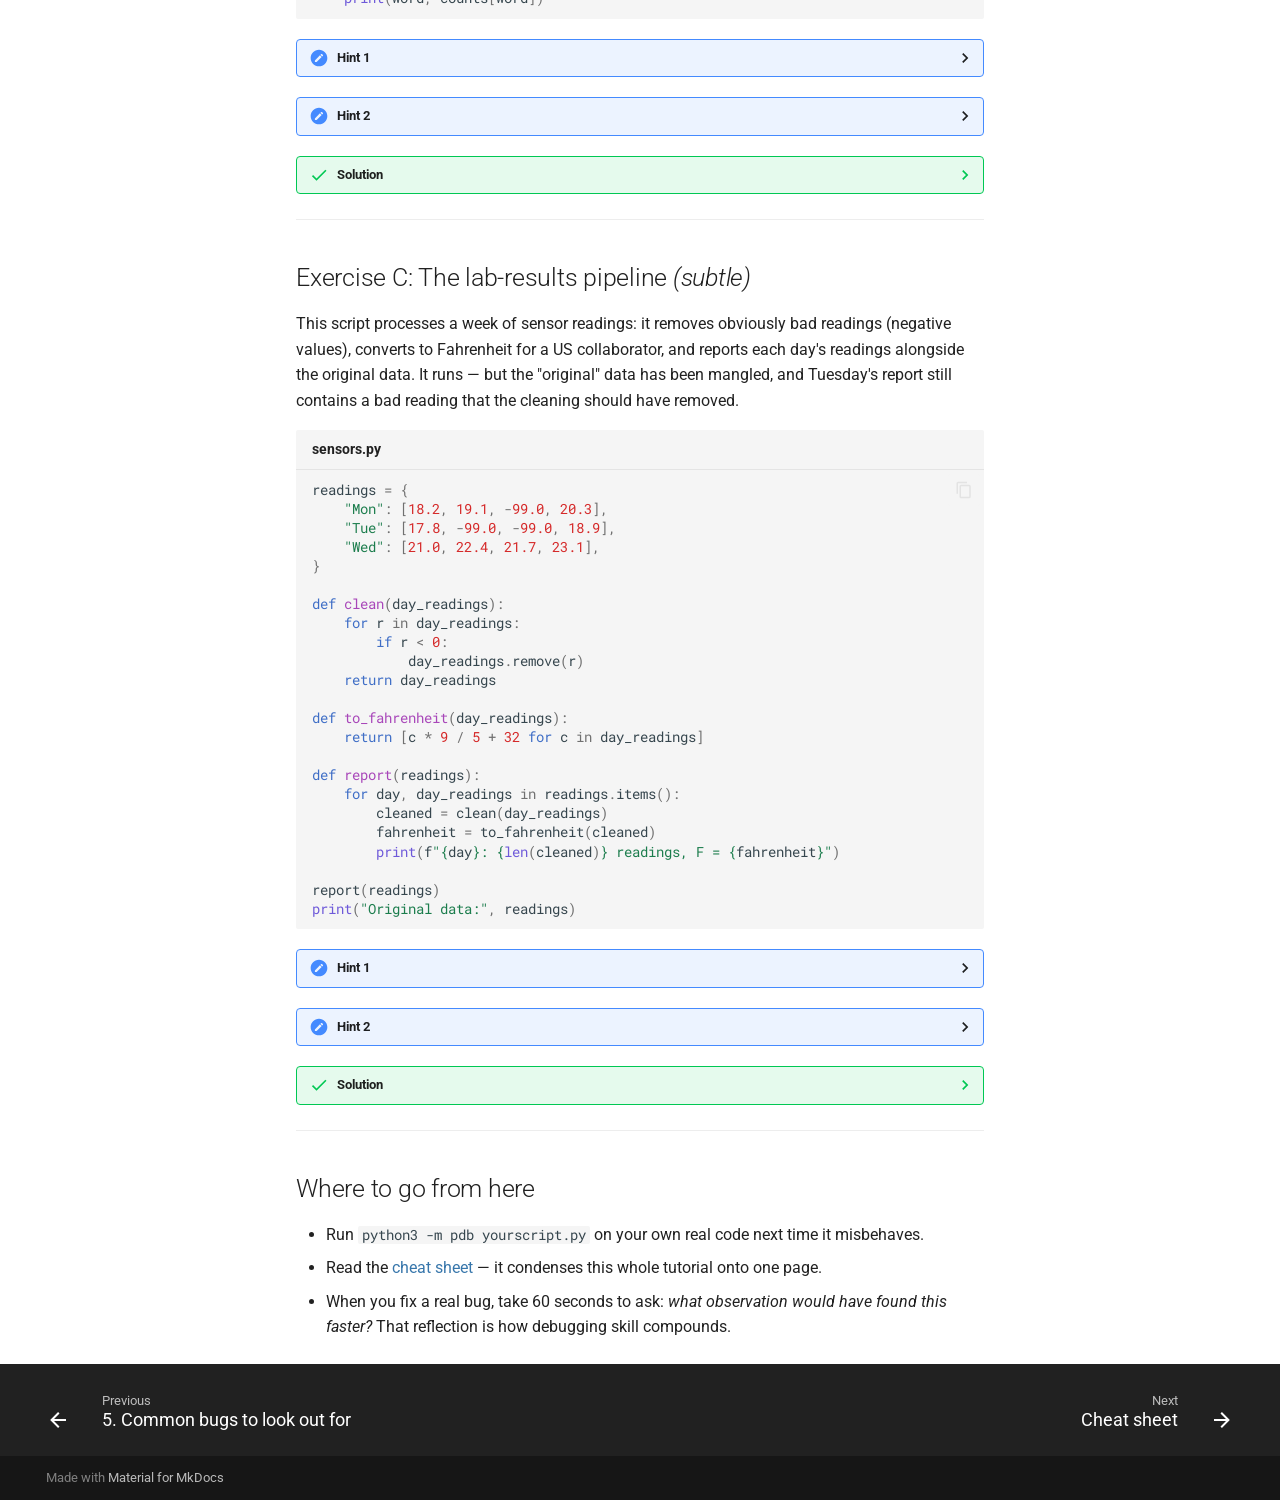
<file: exercises.html>
<!doctype html>
<html lang="en" class="no-js">
  <head>
    
      <meta charset="utf-8">
      <meta name="viewport" content="width=device-width,initial-scale=1">
      
        <meta name="description" content="A hands-on workshop for learning how to debug Python code.">
      
      
        <meta name="author" content="Geoffrey Weal">
      
      
      
        <link rel="prev" href="05-common-bugs.html">
      
      
        <link rel="next" href="cheatsheet.html">
      
      
        
      
      
      <link rel="icon" href="assets/images/favicon.png">
      <meta name="generator" content="mkdocs-1.6.1, mkdocs-material-9.7.7">
    
    
      
        <title>Exercises - Debugging in Python</title>
      
    
    
      <link rel="stylesheet" href="assets/stylesheets/main.ec1eaa64.min.css">
      
        
        <link rel="stylesheet" href="assets/stylesheets/palette.ab4e12ef.min.css">
      
      


    
    
      
    
    
      
        
        
        <link rel="preconnect" href="https://fonts.gstatic.com" crossorigin>
        <link rel="stylesheet" href="https://fonts.googleapis.com/css?family=Roboto:300,300i,400,400i,700,700i%7CRoboto+Mono:400,400i,700,700i&display=fallback">
        <style>:root{--md-text-font:"Roboto";--md-code-font:"Roboto Mono"}</style>
      
    
    
      <link rel="stylesheet" href="stylesheets/extra.css">
    
    <script>__md_scope=new URL(".",location),__md_hash=e=>[...e].reduce(((e,_)=>(e<<5)-e+_.charCodeAt(0)),0),__md_get=(e,_=localStorage,t=__md_scope)=>JSON.parse(_.getItem(t.pathname+"."+e)),__md_set=(e,_,t=localStorage,a=__md_scope)=>{try{t.setItem(a.pathname+"."+e,JSON.stringify(_))}catch(e){}}</script>
    
      

    
    
  </head>
  
  
    
    
      
    
    
    
    
    <body dir="ltr" data-md-color-scheme="default" data-md-color-primary="custom" data-md-color-accent="deep-orange">
  
    
    <input class="md-toggle" data-md-toggle="drawer" type="checkbox" id="__drawer" autocomplete="off">
    <input class="md-toggle" data-md-toggle="search" type="checkbox" id="__search" autocomplete="off">
    <label class="md-overlay" for="__drawer"></label>
    <div data-md-component="skip">
      
        
        <a href="#exercises" class="md-skip">
          Skip to content
        </a>
      
    </div>
    <div data-md-component="announce">
      
    </div>
    
    
      

  

<header class="md-header md-header--shadow" data-md-component="header">
  <nav class="md-header__inner md-grid" aria-label="Header">
    <a href="index.html" title="Debugging in Python" class="md-header__button md-logo" aria-label="Debugging in Python" data-md-component="logo">
      
  
  <svg xmlns="http://www.w3.org/2000/svg" viewBox="0 0 24 24"><path d="M19 7h-2.81c-.45-.8-1.07-1.5-1.82-2L16 3.41 14.59 2l-2.17 2.17a6 6 0 0 0-2.83 0L7.41 2 6 3.41 7.62 5c-.75.5-1.36 1.21-1.81 2H3v2h2.09c-.06.33-.09.66-.09 1v1H3v2h2v1c0 .34.03.67.09 1H3v2h2.81A6 6 0 0 0 13 19.65V19c0-2.54 1.61-4.8 4-5.65V13h2v-2h-2v-1c0-.34-.03-.67-.09-1H19zm-6 8H9v-2h4zm0-4H9V9h4zm4.75 11.16-2.75-3L16.16 18l1.59 1.59L21.34 16l1.16 1.41z"/></svg>

    </a>
    <label class="md-header__button md-icon" for="__drawer">
      
      <svg xmlns="http://www.w3.org/2000/svg" viewBox="0 0 24 24"><path d="M3 6h18v2H3zm0 5h18v2H3zm0 5h18v2H3z"/></svg>
    </label>
    <div class="md-header__title" data-md-component="header-title">
      <div class="md-header__ellipsis">
        <div class="md-header__topic">
          <span class="md-ellipsis">
            Debugging in Python
          </span>
        </div>
        <div class="md-header__topic" data-md-component="header-topic">
          <span class="md-ellipsis">
            
              Exercises
            
          </span>
        </div>
      </div>
    </div>
    
      
        <form class="md-header__option" data-md-component="palette">
  
    
    
    
    <input class="md-option" data-md-color-media="(prefers-color-scheme)" data-md-color-scheme="default" data-md-color-primary="custom" data-md-color-accent="deep-orange"  aria-label="Switch to light mode"  type="radio" name="__palette" id="__palette_0">
    
      <label class="md-header__button md-icon" title="Switch to light mode" for="__palette_1" hidden>
        <svg xmlns="http://www.w3.org/2000/svg" viewBox="0 0 24 24"><path d="m14.3 16-.7-2h-3.2l-.7 2H7.8L11 7h2l3.2 9zM20 8.69V4h-4.69L12 .69 8.69 4H4v4.69L.69 12 4 15.31V20h4.69L12 23.31 15.31 20H20v-4.69L23.31 12zm-9.15 3.96h2.3L12 9z"/></svg>
      </label>
    
  
    
    
    
    <input class="md-option" data-md-color-media="(prefers-color-scheme: light)" data-md-color-scheme="default" data-md-color-primary="custom" data-md-color-accent="deep-orange"  aria-label="Switch to dark mode"  type="radio" name="__palette" id="__palette_1">
    
      <label class="md-header__button md-icon" title="Switch to dark mode" for="__palette_2" hidden>
        <svg xmlns="http://www.w3.org/2000/svg" viewBox="0 0 24 24"><path d="M12 8a4 4 0 0 0-4 4 4 4 0 0 0 4 4 4 4 0 0 0 4-4 4 4 0 0 0-4-4m0 10a6 6 0 0 1-6-6 6 6 0 0 1 6-6 6 6 0 0 1 6 6 6 6 0 0 1-6 6m8-9.31V4h-4.69L12 .69 8.69 4H4v4.69L.69 12 4 15.31V20h4.69L12 23.31 15.31 20H20v-4.69L23.31 12z"/></svg>
      </label>
    
  
    
    
    
    <input class="md-option" data-md-color-media="(prefers-color-scheme: dark)" data-md-color-scheme="slate" data-md-color-primary="custom" data-md-color-accent="deep-orange"  aria-label="Switch to system preference"  type="radio" name="__palette" id="__palette_2">
    
      <label class="md-header__button md-icon" title="Switch to system preference" for="__palette_0" hidden>
        <svg xmlns="http://www.w3.org/2000/svg" viewBox="0 0 24 24"><path d="M12 18c-.89 0-1.74-.2-2.5-.55C11.56 16.5 13 14.42 13 12s-1.44-4.5-3.5-5.45C10.26 6.2 11.11 6 12 6a6 6 0 0 1 6 6 6 6 0 0 1-6 6m8-9.31V4h-4.69L12 .69 8.69 4H4v4.69L.69 12 4 15.31V20h4.69L12 23.31 15.31 20H20v-4.69L23.31 12z"/></svg>
      </label>
    
  
</form>
      
    
    
      <script>var palette=__md_get("__palette");if(palette&&palette.color){if("(prefers-color-scheme)"===palette.color.media){var media=matchMedia("(prefers-color-scheme: light)"),input=document.querySelector(media.matches?"[data-md-color-media='(prefers-color-scheme: light)']":"[data-md-color-media='(prefers-color-scheme: dark)']");palette.color.media=input.getAttribute("data-md-color-media"),palette.color.scheme=input.getAttribute("data-md-color-scheme"),palette.color.primary=input.getAttribute("data-md-color-primary"),palette.color.accent=input.getAttribute("data-md-color-accent")}for(var[key,value]of Object.entries(palette.color))document.body.setAttribute("data-md-color-"+key,value)}</script>
    
    
    
      
      
        <label class="md-header__button md-icon" for="__search">
          
          <svg xmlns="http://www.w3.org/2000/svg" viewBox="0 0 24 24"><path d="M9.5 3A6.5 6.5 0 0 1 16 9.5c0 1.61-.59 3.09-1.56 4.23l.27.27h.79l5 5-1.5 1.5-5-5v-.79l-.27-.27A6.52 6.52 0 0 1 9.5 16 6.5 6.5 0 0 1 3 9.5 6.5 6.5 0 0 1 9.5 3m0 2C7 5 5 7 5 9.5S7 14 9.5 14 14 12 14 9.5 12 5 9.5 5"/></svg>
        </label>
        <div class="md-search" data-md-component="search" role="dialog">
  <label class="md-search__overlay" for="__search"></label>
  <div class="md-search__inner" role="search">
    <form class="md-search__form" name="search">
      <input type="text" class="md-search__input" name="query" aria-label="Search" placeholder="Search" autocapitalize="off" autocorrect="off" autocomplete="off" spellcheck="false" data-md-component="search-query" required>
      <label class="md-search__icon md-icon" for="__search">
        
        <svg xmlns="http://www.w3.org/2000/svg" viewBox="0 0 24 24"><path d="M9.5 3A6.5 6.5 0 0 1 16 9.5c0 1.61-.59 3.09-1.56 4.23l.27.27h.79l5 5-1.5 1.5-5-5v-.79l-.27-.27A6.52 6.52 0 0 1 9.5 16 6.5 6.5 0 0 1 3 9.5 6.5 6.5 0 0 1 9.5 3m0 2C7 5 5 7 5 9.5S7 14 9.5 14 14 12 14 9.5 12 5 9.5 5"/></svg>
        
        <svg xmlns="http://www.w3.org/2000/svg" viewBox="0 0 24 24"><path d="M20 11v2H8l5.5 5.5-1.42 1.42L4.16 12l7.92-7.92L13.5 5.5 8 11z"/></svg>
      </label>
      <nav class="md-search__options" aria-label="Search">
        
        <button type="reset" class="md-search__icon md-icon" title="Clear" aria-label="Clear" tabindex="-1">
          
          <svg xmlns="http://www.w3.org/2000/svg" viewBox="0 0 24 24"><path d="M19 6.41 17.59 5 12 10.59 6.41 5 5 6.41 10.59 12 5 17.59 6.41 19 12 13.41 17.59 19 19 17.59 13.41 12z"/></svg>
        </button>
      </nav>
      
        <div class="md-search__suggest" data-md-component="search-suggest"></div>
      
    </form>
    <div class="md-search__output">
      <div class="md-search__scrollwrap" tabindex="0" data-md-scrollfix>
        <div class="md-search-result" data-md-component="search-result">
          <div class="md-search-result__meta">
            Initializing search
          </div>
          <ol class="md-search-result__list" role="presentation"></ol>
        </div>
      </div>
    </div>
  </div>
</div>
      
    
    
  </nav>
  
</header>
    
    <div class="md-container" data-md-component="container">
      
      
        
          
        
      
      <main class="md-main" data-md-component="main">
        <div class="md-main__inner md-grid">
          
            
              
              <div class="md-sidebar md-sidebar--primary" data-md-component="sidebar" data-md-type="navigation" >
                <div class="md-sidebar__scrollwrap">
                  <div class="md-sidebar__inner">
                    



<nav class="md-nav md-nav--primary" aria-label="Navigation" data-md-level="0">
  <label class="md-nav__title" for="__drawer">
    <a href="index.html" title="Debugging in Python" class="md-nav__button md-logo" aria-label="Debugging in Python" data-md-component="logo">
      
  
  <svg xmlns="http://www.w3.org/2000/svg" viewBox="0 0 24 24"><path d="M19 7h-2.81c-.45-.8-1.07-1.5-1.82-2L16 3.41 14.59 2l-2.17 2.17a6 6 0 0 0-2.83 0L7.41 2 6 3.41 7.62 5c-.75.5-1.36 1.21-1.81 2H3v2h2.09c-.06.33-.09.66-.09 1v1H3v2h2v1c0 .34.03.67.09 1H3v2h2.81A6 6 0 0 0 13 19.65V19c0-2.54 1.61-4.8 4-5.65V13h2v-2h-2v-1c0-.34-.03-.67-.09-1H19zm-6 8H9v-2h4zm0-4H9V9h4zm4.75 11.16-2.75-3L16.16 18l1.59 1.59L21.34 16l1.16 1.41z"/></svg>

    </a>
    Debugging in Python
  </label>
  
  <ul class="md-nav__list" data-md-scrollfix>
    
      
      
  
  
  
  
    <li class="md-nav__item">
      <a href="index.html" class="md-nav__link">
        
  
  
  <span class="md-ellipsis">
    
  
    Home
  

    
  </span>
  
  

      </a>
    </li>
  

    
      
      
  
  
  
  
    <li class="md-nav__item">
      <a href="setup.html" class="md-nav__link">
        
  
  
  <span class="md-ellipsis">
    
  
    Setup
  

    
  </span>
  
  

      </a>
    </li>
  

    
      
      
  
  
  
  
    
    
    
    
      
        
        
      
    
    
    <li class="md-nav__item md-nav__item--section md-nav__item--nested">
      
        
        
        <input class="md-nav__toggle md-toggle " type="checkbox" id="__nav_3" >
        
          
          <label class="md-nav__link" for="__nav_3" id="__nav_3_label" tabindex="">
            
  
  
  <span class="md-ellipsis">
    
  
    Tutorial
  

    
  </span>
  
  

            <span class="md-nav__icon md-icon"></span>
          </label>
        
        <nav class="md-nav" data-md-level="1" aria-labelledby="__nav_3_label" aria-expanded="false">
          <label class="md-nav__title" for="__nav_3">
            <span class="md-nav__icon md-icon"></span>
            
  
    Tutorial
  

          </label>
          <ul class="md-nav__list" data-md-scrollfix>
            
              
                
  
  
  
  
    <li class="md-nav__item">
      <a href="01-tracebacks.html" class="md-nav__link">
        
  
  
  <span class="md-ellipsis">
    
  
    1. Reading tracebacks
  

    
  </span>
  
  

      </a>
    </li>
  

              
            
              
                
  
  
  
  
    <li class="md-nav__item">
      <a href="02-print-and-logging.html" class="md-nav__link">
        
  
  
  <span class="md-ellipsis">
    
  
    2. Print and logging
  

    
  </span>
  
  

      </a>
    </li>
  

              
            
              
                
  
  
  
  
    <li class="md-nav__item">
      <a href="03-pdb.html" class="md-nav__link">
        
  
  
  <span class="md-ellipsis">
    
  
    3. The Python debugger (pdb)
  

    
  </span>
  
  

      </a>
    </li>
  

              
            
              
                
  
  
  
  
    <li class="md-nav__item">
      <a href="04-vscode.html" class="md-nav__link">
        
  
  
  <span class="md-ellipsis">
    
  
    4. Debugging in VS Code
  

    
  </span>
  
  

      </a>
    </li>
  

              
            
              
                
  
  
  
  
    <li class="md-nav__item">
      <a href="05-common-bugs.html" class="md-nav__link">
        
  
  
  <span class="md-ellipsis">
    
  
    5. Common bugs to look out for
  

    
  </span>
  
  

      </a>
    </li>
  

              
            
          </ul>
        </nav>
      
    </li>
  

    
      
      
  
  
    
  
  
  
    <li class="md-nav__item md-nav__item--active">
      
      <input class="md-nav__toggle md-toggle" type="checkbox" id="__toc">
      
      
        
      
      
        <label class="md-nav__link md-nav__link--active" for="__toc">
          
  
  
  <span class="md-ellipsis">
    
  
    Exercises
  

    
  </span>
  
  

          <span class="md-nav__icon md-icon"></span>
        </label>
      
      <a href="exercises.html" class="md-nav__link md-nav__link--active">
        
  
  
  <span class="md-ellipsis">
    
  
    Exercises
  

    
  </span>
  
  

      </a>
      
        

<nav class="md-nav md-nav--secondary" aria-label="Table of contents">
  
  
  
    
  
  
    <label class="md-nav__title" for="__toc">
      <span class="md-nav__icon md-icon"></span>
      Table of contents
    </label>
    <ul class="md-nav__list" data-md-component="toc" data-md-scrollfix>
      
        <li class="md-nav__item">
  <a href="#exercise-a-the-grade-reporter-crashes" class="md-nav__link">
    <span class="md-ellipsis">
      
        Exercise A: The grade reporter (crashes)
      
    </span>
  </a>
  
</li>
      
        <li class="md-nav__item">
  <a href="#exercise-b-the-word-counter-wrong-answer" class="md-nav__link">
    <span class="md-ellipsis">
      
        Exercise B: The word counter (wrong answer)
      
    </span>
  </a>
  
</li>
      
        <li class="md-nav__item">
  <a href="#exercise-c-the-lab-results-pipeline-subtle" class="md-nav__link">
    <span class="md-ellipsis">
      
        Exercise C: The lab-results pipeline (subtle)
      
    </span>
  </a>
  
</li>
      
        <li class="md-nav__item">
  <a href="#where-to-go-from-here" class="md-nav__link">
    <span class="md-ellipsis">
      
        Where to go from here
      
    </span>
  </a>
  
</li>
      
    </ul>
  
</nav>
      
    </li>
  

    
      
      
  
  
  
  
    <li class="md-nav__item">
      <a href="cheatsheet.html" class="md-nav__link">
        
  
  
  <span class="md-ellipsis">
    
  
    Cheat sheet
  

    
  </span>
  
  

      </a>
    </li>
  

    
  </ul>
</nav>
                  </div>
                </div>
              </div>
            
            
              
              <div class="md-sidebar md-sidebar--secondary" data-md-component="sidebar" data-md-type="toc" >
                <div class="md-sidebar__scrollwrap">
                  <div class="md-sidebar__inner">
                    

<nav class="md-nav md-nav--secondary" aria-label="Table of contents">
  
  
  
    
  
  
    <label class="md-nav__title" for="__toc">
      <span class="md-nav__icon md-icon"></span>
      Table of contents
    </label>
    <ul class="md-nav__list" data-md-component="toc" data-md-scrollfix>
      
        <li class="md-nav__item">
  <a href="#exercise-a-the-grade-reporter-crashes" class="md-nav__link">
    <span class="md-ellipsis">
      
        Exercise A: The grade reporter (crashes)
      
    </span>
  </a>
  
</li>
      
        <li class="md-nav__item">
  <a href="#exercise-b-the-word-counter-wrong-answer" class="md-nav__link">
    <span class="md-ellipsis">
      
        Exercise B: The word counter (wrong answer)
      
    </span>
  </a>
  
</li>
      
        <li class="md-nav__item">
  <a href="#exercise-c-the-lab-results-pipeline-subtle" class="md-nav__link">
    <span class="md-ellipsis">
      
        Exercise C: The lab-results pipeline (subtle)
      
    </span>
  </a>
  
</li>
      
        <li class="md-nav__item">
  <a href="#where-to-go-from-here" class="md-nav__link">
    <span class="md-ellipsis">
      
        Where to go from here
      
    </span>
  </a>
  
</li>
      
    </ul>
  
</nav>
                  </div>
                </div>
              </div>
            
          
          
            <div class="md-content" data-md-component="content">
              
              <article class="md-content__inner md-typeset">
                
                  



<h1 id="exercises">Exercises<a class="headerlink" href="#exercises" title="Permanent link">&para;</a></h1>
<p>Three progressively harder buggy programs. For each one: copy it into a file, reproduce the problem, and fix it using whichever techniques you prefer — tracebacks, prints, logging, <code>pdb</code>, or the VS Code debugger. Try to <em>diagnose before you fix</em>: state what you think is wrong, then verify it by observation.</p>
<p>Hints and solutions are collapsed — try honestly before peeking!</p>
<hr />
<h2 id="exercise-a-the-grade-reporter-crashes">Exercise A: The grade reporter <em>(crashes)</em><a class="headerlink" href="#exercise-a-the-grade-reporter-crashes" title="Permanent link">&para;</a></h2>
<p>This script should print each student's average grade. It crashes.</p>
<div class="language-python highlight"><span class="filename">grades.py</span><pre><span></span><code><span id="__span-0-1"><a id="__codelineno-0-1" name="__codelineno-0-1" href="#__codelineno-0-1"></a><span class="n">students</span> <span class="o">=</span> <span class="p">{</span>
</span><span id="__span-0-2"><a id="__codelineno-0-2" name="__codelineno-0-2" href="#__codelineno-0-2"></a>    <span class="s2">&quot;Aroha&quot;</span><span class="p">:</span> <span class="p">[</span><span class="mi">78</span><span class="p">,</span> <span class="mi">85</span><span class="p">,</span> <span class="mi">92</span><span class="p">],</span>
</span><span id="__span-0-3"><a id="__codelineno-0-3" name="__codelineno-0-3" href="#__codelineno-0-3"></a>    <span class="s2">&quot;Ben&quot;</span><span class="p">:</span> <span class="p">[</span><span class="mi">55</span><span class="p">,</span> <span class="mi">61</span><span class="p">,</span> <span class="mi">70</span><span class="p">],</span>
</span><span id="__span-0-4"><a id="__codelineno-0-4" name="__codelineno-0-4" href="#__codelineno-0-4"></a>    <span class="s2">&quot;Chen&quot;</span><span class="p">:</span> <span class="p">[],</span>
</span><span id="__span-0-5"><a id="__codelineno-0-5" name="__codelineno-0-5" href="#__codelineno-0-5"></a>    <span class="s2">&quot;Dana&quot;</span><span class="p">:</span> <span class="p">[</span><span class="mi">90</span><span class="p">,</span> <span class="mi">88</span><span class="p">],</span>
</span><span id="__span-0-6"><a id="__codelineno-0-6" name="__codelineno-0-6" href="#__codelineno-0-6"></a><span class="p">}</span>
</span><span id="__span-0-7"><a id="__codelineno-0-7" name="__codelineno-0-7" href="#__codelineno-0-7"></a>
</span><span id="__span-0-8"><a id="__codelineno-0-8" name="__codelineno-0-8" href="#__codelineno-0-8"></a><span class="k">def</span><span class="w"> </span><span class="nf">average</span><span class="p">(</span><span class="n">marks</span><span class="p">):</span>
</span><span id="__span-0-9"><a id="__codelineno-0-9" name="__codelineno-0-9" href="#__codelineno-0-9"></a>    <span class="k">return</span> <span class="nb">sum</span><span class="p">(</span><span class="n">marks</span><span class="p">)</span> <span class="o">/</span> <span class="nb">len</span><span class="p">(</span><span class="n">marks</span><span class="p">)</span>
</span><span id="__span-0-10"><a id="__codelineno-0-10" name="__codelineno-0-10" href="#__codelineno-0-10"></a>
</span><span id="__span-0-11"><a id="__codelineno-0-11" name="__codelineno-0-11" href="#__codelineno-0-11"></a><span class="k">def</span><span class="w"> </span><span class="nf">print_report</span><span class="p">(</span><span class="n">students</span><span class="p">):</span>
</span><span id="__span-0-12"><a id="__codelineno-0-12" name="__codelineno-0-12" href="#__codelineno-0-12"></a>    <span class="k">for</span> <span class="n">name</span> <span class="ow">in</span> <span class="n">students</span><span class="p">:</span>
</span><span id="__span-0-13"><a id="__codelineno-0-13" name="__codelineno-0-13" href="#__codelineno-0-13"></a>        <span class="n">avg</span> <span class="o">=</span> <span class="n">average</span><span class="p">(</span><span class="n">students</span><span class="p">[</span><span class="n">name</span><span class="p">])</span>
</span><span id="__span-0-14"><a id="__codelineno-0-14" name="__codelineno-0-14" href="#__codelineno-0-14"></a>        <span class="nb">print</span><span class="p">(</span><span class="sa">f</span><span class="s2">&quot;</span><span class="si">{</span><span class="n">name</span><span class="si">}</span><span class="s2">: </span><span class="si">{</span><span class="n">avg</span><span class="si">:</span><span class="s2">.1f</span><span class="si">}</span><span class="s2">&quot;</span><span class="p">)</span>
</span><span id="__span-0-15"><a id="__codelineno-0-15" name="__codelineno-0-15" href="#__codelineno-0-15"></a>
</span><span id="__span-0-16"><a id="__codelineno-0-16" name="__codelineno-0-16" href="#__codelineno-0-16"></a><span class="n">print_report</span><span class="p">(</span><span class="n">students</span><span class="p">)</span>
</span></code></pre></div>
<details class="hint">
<summary>Hint 1</summary>
<p>Run it and read the traceback bottom-up. What error, what line, and — going up the stack — which student was being processed?</p>
</details>
<details class="hint">
<summary>Hint 2</summary>
<p>Post-mortem debugging shines here: <code>python3 -m pdb -c continue grades.py</code>, then <code>p marks</code> and <code>w</code>.</p>
</details>
<details class="success">
<summary>Solution</summary>
<p><code>ZeroDivisionError</code> in <code>average</code>, because Chen has no marks — <code>len(marks)</code> is <code>0</code>. The crash is in <code>average</code> but the <em>decision</em> about what an empty list means belongs to the caller. One fix:</p>
<div class="language-python highlight"><pre><span></span><code><span id="__span-1-1"><a id="__codelineno-1-1" name="__codelineno-1-1" href="#__codelineno-1-1"></a><span class="k">def</span><span class="w"> </span><span class="nf">print_report</span><span class="p">(</span><span class="n">students</span><span class="p">):</span>
</span><span id="__span-1-2"><a id="__codelineno-1-2" name="__codelineno-1-2" href="#__codelineno-1-2"></a>    <span class="k">for</span> <span class="n">name</span> <span class="ow">in</span> <span class="n">students</span><span class="p">:</span>
</span><span id="__span-1-3"><a id="__codelineno-1-3" name="__codelineno-1-3" href="#__codelineno-1-3"></a>        <span class="n">marks</span> <span class="o">=</span> <span class="n">students</span><span class="p">[</span><span class="n">name</span><span class="p">]</span>
</span><span id="__span-1-4"><a id="__codelineno-1-4" name="__codelineno-1-4" href="#__codelineno-1-4"></a>        <span class="k">if</span> <span class="ow">not</span> <span class="n">marks</span><span class="p">:</span>
</span><span id="__span-1-5"><a id="__codelineno-1-5" name="__codelineno-1-5" href="#__codelineno-1-5"></a>            <span class="nb">print</span><span class="p">(</span><span class="sa">f</span><span class="s2">&quot;</span><span class="si">{</span><span class="n">name</span><span class="si">}</span><span class="s2">: no marks recorded&quot;</span><span class="p">)</span>
</span><span id="__span-1-6"><a id="__codelineno-1-6" name="__codelineno-1-6" href="#__codelineno-1-6"></a>            <span class="k">continue</span>
</span><span id="__span-1-7"><a id="__codelineno-1-7" name="__codelineno-1-7" href="#__codelineno-1-7"></a>        <span class="nb">print</span><span class="p">(</span><span class="sa">f</span><span class="s2">&quot;</span><span class="si">{</span><span class="n">name</span><span class="si">}</span><span class="s2">: </span><span class="si">{</span><span class="n">average</span><span class="p">(</span><span class="n">marks</span><span class="p">)</span><span class="si">:</span><span class="s2">.1f</span><span class="si">}</span><span class="s2">&quot;</span><span class="p">)</span>
</span></code></pre></div>
</details>
<hr />
<h2 id="exercise-b-the-word-counter-wrong-answer">Exercise B: The word counter <em>(wrong answer)</em><a class="headerlink" href="#exercise-b-the-word-counter-wrong-answer" title="Permanent link">&para;</a></h2>
<p>This script should count word frequencies in a piece of text, ignoring case and punctuation, and print the top 3. It runs without errors — but the output is wrong: it prints only <em>two</em> words instead of three, and <code>"the"</code> is reported just 2 times when it should be 5.</p>
<div class="language-python highlight"><span class="filename">wordcount.py</span><pre><span></span><code><span id="__span-2-1"><a id="__codelineno-2-1" name="__codelineno-2-1" href="#__codelineno-2-1"></a><span class="n">text</span> <span class="o">=</span> <span class="s2">&quot;The cat sat on the mat. The dog saw the cat! The end.&quot;</span>
</span><span id="__span-2-2"><a id="__codelineno-2-2" name="__codelineno-2-2" href="#__codelineno-2-2"></a>
</span><span id="__span-2-3"><a id="__codelineno-2-3" name="__codelineno-2-3" href="#__codelineno-2-3"></a><span class="k">def</span><span class="w"> </span><span class="nf">count_words</span><span class="p">(</span><span class="n">text</span><span class="p">):</span>
</span><span id="__span-2-4"><a id="__codelineno-2-4" name="__codelineno-2-4" href="#__codelineno-2-4"></a>    <span class="n">counts</span> <span class="o">=</span> <span class="p">{}</span>
</span><span id="__span-2-5"><a id="__codelineno-2-5" name="__codelineno-2-5" href="#__codelineno-2-5"></a>    <span class="n">words</span> <span class="o">=</span> <span class="n">text</span><span class="o">.</span><span class="n">split</span><span class="p">()</span>
</span><span id="__span-2-6"><a id="__codelineno-2-6" name="__codelineno-2-6" href="#__codelineno-2-6"></a>    <span class="k">for</span> <span class="n">word</span> <span class="ow">in</span> <span class="n">words</span><span class="p">:</span>
</span><span id="__span-2-7"><a id="__codelineno-2-7" name="__codelineno-2-7" href="#__codelineno-2-7"></a>        <span class="n">word</span> <span class="o">=</span> <span class="n">word</span><span class="o">.</span><span class="n">strip</span><span class="p">(</span><span class="s2">&quot;.,!?&quot;</span><span class="p">)</span>
</span><span id="__span-2-8"><a id="__codelineno-2-8" name="__codelineno-2-8" href="#__codelineno-2-8"></a>        <span class="n">counts</span><span class="p">[</span><span class="n">word</span><span class="p">]</span> <span class="o">=</span> <span class="n">counts</span><span class="o">.</span><span class="n">get</span><span class="p">(</span><span class="n">word</span><span class="p">,</span> <span class="mi">0</span><span class="p">)</span> <span class="o">+</span> <span class="mi">1</span>
</span><span id="__span-2-9"><a id="__codelineno-2-9" name="__codelineno-2-9" href="#__codelineno-2-9"></a>    <span class="k">return</span> <span class="n">counts</span>
</span><span id="__span-2-10"><a id="__codelineno-2-10" name="__codelineno-2-10" href="#__codelineno-2-10"></a>
</span><span id="__span-2-11"><a id="__codelineno-2-11" name="__codelineno-2-11" href="#__codelineno-2-11"></a><span class="k">def</span><span class="w"> </span><span class="nf">top_words</span><span class="p">(</span><span class="n">counts</span><span class="p">,</span> <span class="n">n</span><span class="p">):</span>
</span><span id="__span-2-12"><a id="__codelineno-2-12" name="__codelineno-2-12" href="#__codelineno-2-12"></a>    <span class="n">ranked</span> <span class="o">=</span> <span class="nb">sorted</span><span class="p">(</span><span class="n">counts</span><span class="p">,</span> <span class="n">key</span><span class="o">=</span><span class="n">counts</span><span class="o">.</span><span class="n">get</span><span class="p">,</span> <span class="n">reverse</span><span class="o">=</span><span class="kc">True</span><span class="p">)</span>
</span><span id="__span-2-13"><a id="__codelineno-2-13" name="__codelineno-2-13" href="#__codelineno-2-13"></a>    <span class="k">return</span> <span class="n">ranked</span><span class="p">[</span><span class="mi">1</span><span class="p">:</span><span class="n">n</span><span class="p">]</span>
</span><span id="__span-2-14"><a id="__codelineno-2-14" name="__codelineno-2-14" href="#__codelineno-2-14"></a>
</span><span id="__span-2-15"><a id="__codelineno-2-15" name="__codelineno-2-15" href="#__codelineno-2-15"></a><span class="n">counts</span> <span class="o">=</span> <span class="n">count_words</span><span class="p">(</span><span class="n">text</span><span class="p">)</span>
</span><span id="__span-2-16"><a id="__codelineno-2-16" name="__codelineno-2-16" href="#__codelineno-2-16"></a><span class="k">for</span> <span class="n">word</span> <span class="ow">in</span> <span class="n">top_words</span><span class="p">(</span><span class="n">counts</span><span class="p">,</span> <span class="mi">3</span><span class="p">):</span>
</span><span id="__span-2-17"><a id="__codelineno-2-17" name="__codelineno-2-17" href="#__codelineno-2-17"></a>    <span class="nb">print</span><span class="p">(</span><span class="n">word</span><span class="p">,</span> <span class="n">counts</span><span class="p">[</span><span class="n">word</span><span class="p">])</span>
</span></code></pre></div>
<details class="hint">
<summary>Hint 1</summary>
<p>There are <strong>two</strong> bugs. For the first: print <code>counts</code> (use <code>pprint</code>!) and look carefully at the keys. <code>"The"</code> and <code>"the"</code>...</p>
</details>
<details class="hint">
<summary>Hint 2</summary>
<p>For the second: <code>top_words</code> is asked for the top 3 but returns 2 words — and not the two you'd expect. Look very carefully at the slice.</p>
</details>
<details class="success">
<summary>Solution</summary>
<ol>
<li><strong>Case is never ignored</strong> — <code>"The"</code> and <code>"the"</code> are counted separately. Add <code>word = word.lower()</code> (this is why <code>"the"</code> came out as 2: its count was split into <code>"The": 3</code> and <code>"the": 2</code> instead of a single <code>"the": 5</code>).</li>
<li><strong>Off-by-one in the slice</strong> — <code>ranked[1:n]</code> skips the most frequent word and returns only <code>n-1</code> items. It should be <code>ranked[:n]</code>.</li>
</ol>
<div class="language-python highlight"><pre><span></span><code><span id="__span-3-1"><a id="__codelineno-3-1" name="__codelineno-3-1" href="#__codelineno-3-1"></a><span class="k">def</span><span class="w"> </span><span class="nf">count_words</span><span class="p">(</span><span class="n">text</span><span class="p">):</span>
</span><span id="__span-3-2"><a id="__codelineno-3-2" name="__codelineno-3-2" href="#__codelineno-3-2"></a>    <span class="n">counts</span> <span class="o">=</span> <span class="p">{}</span>
</span><span id="__span-3-3"><a id="__codelineno-3-3" name="__codelineno-3-3" href="#__codelineno-3-3"></a>    <span class="k">for</span> <span class="n">word</span> <span class="ow">in</span> <span class="n">text</span><span class="o">.</span><span class="n">split</span><span class="p">():</span>
</span><span id="__span-3-4"><a id="__codelineno-3-4" name="__codelineno-3-4" href="#__codelineno-3-4"></a>        <span class="n">word</span> <span class="o">=</span> <span class="n">word</span><span class="o">.</span><span class="n">strip</span><span class="p">(</span><span class="s2">&quot;.,!?&quot;</span><span class="p">)</span><span class="o">.</span><span class="n">lower</span><span class="p">()</span>
</span><span id="__span-3-5"><a id="__codelineno-3-5" name="__codelineno-3-5" href="#__codelineno-3-5"></a>        <span class="n">counts</span><span class="p">[</span><span class="n">word</span><span class="p">]</span> <span class="o">=</span> <span class="n">counts</span><span class="o">.</span><span class="n">get</span><span class="p">(</span><span class="n">word</span><span class="p">,</span> <span class="mi">0</span><span class="p">)</span> <span class="o">+</span> <span class="mi">1</span>
</span><span id="__span-3-6"><a id="__codelineno-3-6" name="__codelineno-3-6" href="#__codelineno-3-6"></a>    <span class="k">return</span> <span class="n">counts</span>
</span><span id="__span-3-7"><a id="__codelineno-3-7" name="__codelineno-3-7" href="#__codelineno-3-7"></a>
</span><span id="__span-3-8"><a id="__codelineno-3-8" name="__codelineno-3-8" href="#__codelineno-3-8"></a><span class="k">def</span><span class="w"> </span><span class="nf">top_words</span><span class="p">(</span><span class="n">counts</span><span class="p">,</span> <span class="n">n</span><span class="p">):</span>
</span><span id="__span-3-9"><a id="__codelineno-3-9" name="__codelineno-3-9" href="#__codelineno-3-9"></a>    <span class="n">ranked</span> <span class="o">=</span> <span class="nb">sorted</span><span class="p">(</span><span class="n">counts</span><span class="p">,</span> <span class="n">key</span><span class="o">=</span><span class="n">counts</span><span class="o">.</span><span class="n">get</span><span class="p">,</span> <span class="n">reverse</span><span class="o">=</span><span class="kc">True</span><span class="p">)</span>
</span><span id="__span-3-10"><a id="__codelineno-3-10" name="__codelineno-3-10" href="#__codelineno-3-10"></a>    <span class="k">return</span> <span class="n">ranked</span><span class="p">[:</span><span class="n">n</span><span class="p">]</span>
</span></code></pre></div>
<p>(Note <code>strip</code> only removes characters from the <em>ends</em> of a word — which is all we need here.)</p>
</details>
<hr />
<h2 id="exercise-c-the-lab-results-pipeline-subtle">Exercise C: The lab-results pipeline <em>(subtle)</em><a class="headerlink" href="#exercise-c-the-lab-results-pipeline-subtle" title="Permanent link">&para;</a></h2>
<p>This script processes a week of sensor readings: it removes obviously bad readings (negative values), converts to Fahrenheit for a US collaborator, and reports each day's readings alongside the original data. It runs — but the "original" data has been mangled, and Tuesday's report still contains a bad reading that the cleaning should have removed.</p>
<div class="language-python highlight"><span class="filename">sensors.py</span><pre><span></span><code><span id="__span-4-1"><a id="__codelineno-4-1" name="__codelineno-4-1" href="#__codelineno-4-1"></a><span class="n">readings</span> <span class="o">=</span> <span class="p">{</span>
</span><span id="__span-4-2"><a id="__codelineno-4-2" name="__codelineno-4-2" href="#__codelineno-4-2"></a>    <span class="s2">&quot;Mon&quot;</span><span class="p">:</span> <span class="p">[</span><span class="mf">18.2</span><span class="p">,</span> <span class="mf">19.1</span><span class="p">,</span> <span class="o">-</span><span class="mf">99.0</span><span class="p">,</span> <span class="mf">20.3</span><span class="p">],</span>
</span><span id="__span-4-3"><a id="__codelineno-4-3" name="__codelineno-4-3" href="#__codelineno-4-3"></a>    <span class="s2">&quot;Tue&quot;</span><span class="p">:</span> <span class="p">[</span><span class="mf">17.8</span><span class="p">,</span> <span class="o">-</span><span class="mf">99.0</span><span class="p">,</span> <span class="o">-</span><span class="mf">99.0</span><span class="p">,</span> <span class="mf">18.9</span><span class="p">],</span>
</span><span id="__span-4-4"><a id="__codelineno-4-4" name="__codelineno-4-4" href="#__codelineno-4-4"></a>    <span class="s2">&quot;Wed&quot;</span><span class="p">:</span> <span class="p">[</span><span class="mf">21.0</span><span class="p">,</span> <span class="mf">22.4</span><span class="p">,</span> <span class="mf">21.7</span><span class="p">,</span> <span class="mf">23.1</span><span class="p">],</span>
</span><span id="__span-4-5"><a id="__codelineno-4-5" name="__codelineno-4-5" href="#__codelineno-4-5"></a><span class="p">}</span>
</span><span id="__span-4-6"><a id="__codelineno-4-6" name="__codelineno-4-6" href="#__codelineno-4-6"></a>
</span><span id="__span-4-7"><a id="__codelineno-4-7" name="__codelineno-4-7" href="#__codelineno-4-7"></a><span class="k">def</span><span class="w"> </span><span class="nf">clean</span><span class="p">(</span><span class="n">day_readings</span><span class="p">):</span>
</span><span id="__span-4-8"><a id="__codelineno-4-8" name="__codelineno-4-8" href="#__codelineno-4-8"></a>    <span class="k">for</span> <span class="n">r</span> <span class="ow">in</span> <span class="n">day_readings</span><span class="p">:</span>
</span><span id="__span-4-9"><a id="__codelineno-4-9" name="__codelineno-4-9" href="#__codelineno-4-9"></a>        <span class="k">if</span> <span class="n">r</span> <span class="o">&lt;</span> <span class="mi">0</span><span class="p">:</span>
</span><span id="__span-4-10"><a id="__codelineno-4-10" name="__codelineno-4-10" href="#__codelineno-4-10"></a>            <span class="n">day_readings</span><span class="o">.</span><span class="n">remove</span><span class="p">(</span><span class="n">r</span><span class="p">)</span>
</span><span id="__span-4-11"><a id="__codelineno-4-11" name="__codelineno-4-11" href="#__codelineno-4-11"></a>    <span class="k">return</span> <span class="n">day_readings</span>
</span><span id="__span-4-12"><a id="__codelineno-4-12" name="__codelineno-4-12" href="#__codelineno-4-12"></a>
</span><span id="__span-4-13"><a id="__codelineno-4-13" name="__codelineno-4-13" href="#__codelineno-4-13"></a><span class="k">def</span><span class="w"> </span><span class="nf">to_fahrenheit</span><span class="p">(</span><span class="n">day_readings</span><span class="p">):</span>
</span><span id="__span-4-14"><a id="__codelineno-4-14" name="__codelineno-4-14" href="#__codelineno-4-14"></a>    <span class="k">return</span> <span class="p">[</span><span class="n">c</span> <span class="o">*</span> <span class="mi">9</span> <span class="o">/</span> <span class="mi">5</span> <span class="o">+</span> <span class="mi">32</span> <span class="k">for</span> <span class="n">c</span> <span class="ow">in</span> <span class="n">day_readings</span><span class="p">]</span>
</span><span id="__span-4-15"><a id="__codelineno-4-15" name="__codelineno-4-15" href="#__codelineno-4-15"></a>
</span><span id="__span-4-16"><a id="__codelineno-4-16" name="__codelineno-4-16" href="#__codelineno-4-16"></a><span class="k">def</span><span class="w"> </span><span class="nf">report</span><span class="p">(</span><span class="n">readings</span><span class="p">):</span>
</span><span id="__span-4-17"><a id="__codelineno-4-17" name="__codelineno-4-17" href="#__codelineno-4-17"></a>    <span class="k">for</span> <span class="n">day</span><span class="p">,</span> <span class="n">day_readings</span> <span class="ow">in</span> <span class="n">readings</span><span class="o">.</span><span class="n">items</span><span class="p">():</span>
</span><span id="__span-4-18"><a id="__codelineno-4-18" name="__codelineno-4-18" href="#__codelineno-4-18"></a>        <span class="n">cleaned</span> <span class="o">=</span> <span class="n">clean</span><span class="p">(</span><span class="n">day_readings</span><span class="p">)</span>
</span><span id="__span-4-19"><a id="__codelineno-4-19" name="__codelineno-4-19" href="#__codelineno-4-19"></a>        <span class="n">fahrenheit</span> <span class="o">=</span> <span class="n">to_fahrenheit</span><span class="p">(</span><span class="n">cleaned</span><span class="p">)</span>
</span><span id="__span-4-20"><a id="__codelineno-4-20" name="__codelineno-4-20" href="#__codelineno-4-20"></a>        <span class="nb">print</span><span class="p">(</span><span class="sa">f</span><span class="s2">&quot;</span><span class="si">{</span><span class="n">day</span><span class="si">}</span><span class="s2">: </span><span class="si">{</span><span class="nb">len</span><span class="p">(</span><span class="n">cleaned</span><span class="p">)</span><span class="si">}</span><span class="s2"> readings, F = </span><span class="si">{</span><span class="n">fahrenheit</span><span class="si">}</span><span class="s2">&quot;</span><span class="p">)</span>
</span><span id="__span-4-21"><a id="__codelineno-4-21" name="__codelineno-4-21" href="#__codelineno-4-21"></a>
</span><span id="__span-4-22"><a id="__codelineno-4-22" name="__codelineno-4-22" href="#__codelineno-4-22"></a><span class="n">report</span><span class="p">(</span><span class="n">readings</span><span class="p">)</span>
</span><span id="__span-4-23"><a id="__codelineno-4-23" name="__codelineno-4-23" href="#__codelineno-4-23"></a><span class="nb">print</span><span class="p">(</span><span class="s2">&quot;Original data:&quot;</span><span class="p">,</span> <span class="n">readings</span><span class="p">)</span>
</span></code></pre></div>
<details class="hint">
<summary>Hint 1</summary>
<p>Two classic bugs from the <a href="05-common-bugs.html">common bugs</a> page are working together here. First: step through <code>clean(["17.8", ...])</code> — sorry, <code>clean([17.8, -99.0, -99.0, 18.9])</code> — with a debugger, one <code>n</code> at a time, watching <code>day_readings</code> in the Variables panel (or <code>p day_readings</code> in pdb). What happens to the <em>second</em> <code>-99.0</code> when the first one is removed?</p>
</details>
<details class="hint">
<summary>Hint 2</summary>
<p>Second bug: <code>clean</code> never copies. Whose list is it modifying?</p>
</details>
<details class="success">
<summary>Solution</summary>
<ol>
<li><strong>Modifying a list while iterating over it.</strong> When the first <code>-99.0</code> is removed, the list shifts left and the loop skips the element that moved into its place — the second consecutive <code>-99.0</code> is never checked, so it survives and Tuesday keeps a bad reading. Consecutive bad values are exactly the case this pattern gets wrong.</li>
<li><strong>Aliasing.</strong> <code>clean</code> mutates the caller's list in place, so the "original" <code>readings</code> printed at the end has been modified.</li>
</ol>
<p>Fix both by building a new list:</p>
<div class="language-python highlight"><pre><span></span><code><span id="__span-5-1"><a id="__codelineno-5-1" name="__codelineno-5-1" href="#__codelineno-5-1"></a><span class="k">def</span><span class="w"> </span><span class="nf">clean</span><span class="p">(</span><span class="n">day_readings</span><span class="p">):</span>
</span><span id="__span-5-2"><a id="__codelineno-5-2" name="__codelineno-5-2" href="#__codelineno-5-2"></a>    <span class="k">return</span> <span class="p">[</span><span class="n">r</span> <span class="k">for</span> <span class="n">r</span> <span class="ow">in</span> <span class="n">day_readings</span> <span class="k">if</span> <span class="n">r</span> <span class="o">&gt;=</span> <span class="mi">0</span><span class="p">]</span>
</span></code></pre></div>
<p>Now <code>clean</code> neither skips elements nor touches the original data. One list comprehension, two bugs gone — <em>not mutating things you don't own</em> is a deep principle, not just a style preference.</p>
</details>
<hr />
<h2 id="where-to-go-from-here">Where to go from here<a class="headerlink" href="#where-to-go-from-here" title="Permanent link">&para;</a></h2>
<ul>
<li>Run <code>python3 -m pdb yourscript.py</code> on your own real code next time it misbehaves.</li>
<li>Read the <a href="cheatsheet.html">cheat sheet</a> — it condenses this whole tutorial onto one page.</li>
<li>When you fix a real bug, take 60 seconds to ask: <em>what observation would have found this faster?</em> That reflection is how debugging skill compounds.</li>
</ul>












                
              </article>
            </div>
          
          
<script>var target=document.getElementById(location.hash.slice(1));target&&target.name&&(target.checked=target.name.startsWith("__tabbed_"))</script>
        </div>
        
          <button type="button" class="md-top md-icon" data-md-component="top" hidden>
  
  <svg xmlns="http://www.w3.org/2000/svg" viewBox="0 0 24 24"><path d="M13 20h-2V8l-5.5 5.5-1.42-1.42L12 4.16l7.92 7.92-1.42 1.42L13 8z"/></svg>
  Back to top
</button>
        
      </main>
      
        <footer class="md-footer">
  
    
      
      <nav class="md-footer__inner md-grid" aria-label="Footer" >
        
          
          <a href="05-common-bugs.html" class="md-footer__link md-footer__link--prev" aria-label="Previous: 5. Common bugs to look out for">
            <div class="md-footer__button md-icon">
              
              <svg xmlns="http://www.w3.org/2000/svg" viewBox="0 0 24 24"><path d="M20 11v2H8l5.5 5.5-1.42 1.42L4.16 12l7.92-7.92L13.5 5.5 8 11z"/></svg>
            </div>
            <div class="md-footer__title">
              <span class="md-footer__direction">
                Previous
              </span>
              <div class="md-ellipsis">
                5. Common bugs to look out for
              </div>
            </div>
          </a>
        
        
          
          <a href="cheatsheet.html" class="md-footer__link md-footer__link--next" aria-label="Next: Cheat sheet">
            <div class="md-footer__title">
              <span class="md-footer__direction">
                Next
              </span>
              <div class="md-ellipsis">
                Cheat sheet
              </div>
            </div>
            <div class="md-footer__button md-icon">
              
              <svg xmlns="http://www.w3.org/2000/svg" viewBox="0 0 24 24"><path d="M4 11v2h12l-5.5 5.5 1.42 1.42L19.84 12l-7.92-7.92L10.5 5.5 16 11z"/></svg>
            </div>
          </a>
        
      </nav>
    
  
  <div class="md-footer-meta md-typeset">
    <div class="md-footer-meta__inner md-grid">
      <div class="md-copyright">
  
  
    Made with
    <a href="https://squidfunk.github.io/mkdocs-material/" target="_blank" rel="noopener">
      Material for MkDocs
    </a>
  
</div>
      
    </div>
  </div>
</footer>
      
    </div>
    <div class="md-dialog" data-md-component="dialog">
      <div class="md-dialog__inner md-typeset"></div>
    </div>
    
    
    
      
      
      <script id="__config" type="application/json">{"annotate": null, "base": ".", "features": ["navigation.footer", "navigation.top", "navigation.sections", "content.code.copy", "content.code.annotate", "search.suggest", "search.highlight"], "search": "assets/javascripts/workers/search.2c215733.min.js", "tags": null, "translations": {"clipboard.copied": "Copied to clipboard", "clipboard.copy": "Copy to clipboard", "search.result.more.one": "1 more on this page", "search.result.more.other": "# more on this page", "search.result.none": "No matching documents", "search.result.one": "1 matching document", "search.result.other": "# matching documents", "search.result.placeholder": "Type to start searching", "search.result.term.missing": "Missing", "select.version": "Select version"}, "version": null}</script>
    
    
      <script src="assets/javascripts/bundle.d7400e89.min.js"></script>
      
    
  </body>
</html>
</file>
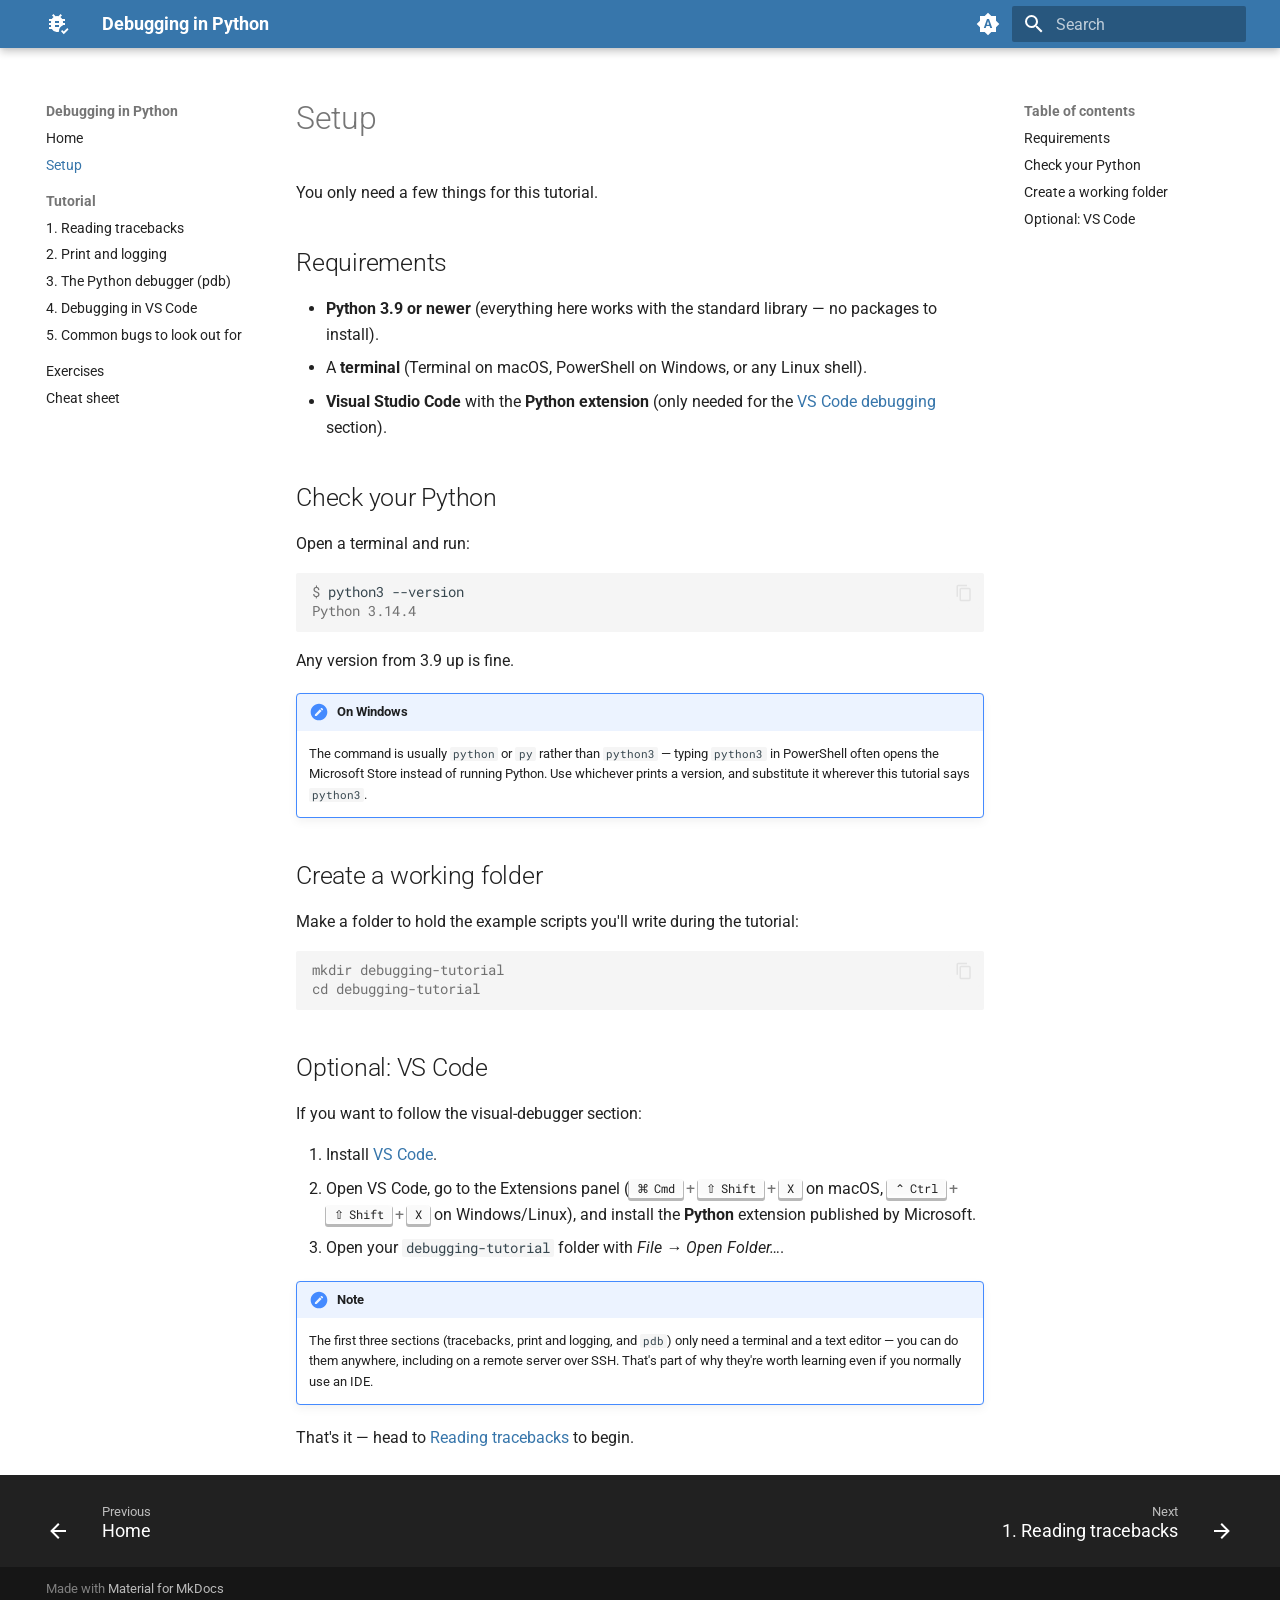
<file: setup.html>
<!doctype html>
<html lang="en" class="no-js">
  <head>
    
      <meta charset="utf-8">
      <meta name="viewport" content="width=device-width,initial-scale=1">
      
        <meta name="description" content="A hands-on workshop for learning how to debug Python code.">
      
      
        <meta name="author" content="Geoffrey Weal">
      
      
      
        <link rel="prev" href="index.html">
      
      
        <link rel="next" href="01-tracebacks.html">
      
      
        
      
      
      <link rel="icon" href="assets/images/favicon.png">
      <meta name="generator" content="mkdocs-1.6.1, mkdocs-material-9.7.7">
    
    
      
        <title>Setup - Debugging in Python</title>
      
    
    
      <link rel="stylesheet" href="assets/stylesheets/main.ec1eaa64.min.css">
      
        
        <link rel="stylesheet" href="assets/stylesheets/palette.ab4e12ef.min.css">
      
      


    
    
      
    
    
      
        
        
        <link rel="preconnect" href="https://fonts.gstatic.com" crossorigin>
        <link rel="stylesheet" href="https://fonts.googleapis.com/css?family=Roboto:300,300i,400,400i,700,700i%7CRoboto+Mono:400,400i,700,700i&display=fallback">
        <style>:root{--md-text-font:"Roboto";--md-code-font:"Roboto Mono"}</style>
      
    
    
      <link rel="stylesheet" href="stylesheets/extra.css">
    
    <script>__md_scope=new URL(".",location),__md_hash=e=>[...e].reduce(((e,_)=>(e<<5)-e+_.charCodeAt(0)),0),__md_get=(e,_=localStorage,t=__md_scope)=>JSON.parse(_.getItem(t.pathname+"."+e)),__md_set=(e,_,t=localStorage,a=__md_scope)=>{try{t.setItem(a.pathname+"."+e,JSON.stringify(_))}catch(e){}}</script>
    
      

    
    
  </head>
  
  
    
    
      
    
    
    
    
    <body dir="ltr" data-md-color-scheme="default" data-md-color-primary="custom" data-md-color-accent="deep-orange">
  
    
    <input class="md-toggle" data-md-toggle="drawer" type="checkbox" id="__drawer" autocomplete="off">
    <input class="md-toggle" data-md-toggle="search" type="checkbox" id="__search" autocomplete="off">
    <label class="md-overlay" for="__drawer"></label>
    <div data-md-component="skip">
      
        
        <a href="#setup" class="md-skip">
          Skip to content
        </a>
      
    </div>
    <div data-md-component="announce">
      
    </div>
    
    
      

  

<header class="md-header md-header--shadow" data-md-component="header">
  <nav class="md-header__inner md-grid" aria-label="Header">
    <a href="index.html" title="Debugging in Python" class="md-header__button md-logo" aria-label="Debugging in Python" data-md-component="logo">
      
  
  <svg xmlns="http://www.w3.org/2000/svg" viewBox="0 0 24 24"><path d="M19 7h-2.81c-.45-.8-1.07-1.5-1.82-2L16 3.41 14.59 2l-2.17 2.17a6 6 0 0 0-2.83 0L7.41 2 6 3.41 7.62 5c-.75.5-1.36 1.21-1.81 2H3v2h2.09c-.06.33-.09.66-.09 1v1H3v2h2v1c0 .34.03.67.09 1H3v2h2.81A6 6 0 0 0 13 19.65V19c0-2.54 1.61-4.8 4-5.65V13h2v-2h-2v-1c0-.34-.03-.67-.09-1H19zm-6 8H9v-2h4zm0-4H9V9h4zm4.75 11.16-2.75-3L16.16 18l1.59 1.59L21.34 16l1.16 1.41z"/></svg>

    </a>
    <label class="md-header__button md-icon" for="__drawer">
      
      <svg xmlns="http://www.w3.org/2000/svg" viewBox="0 0 24 24"><path d="M3 6h18v2H3zm0 5h18v2H3zm0 5h18v2H3z"/></svg>
    </label>
    <div class="md-header__title" data-md-component="header-title">
      <div class="md-header__ellipsis">
        <div class="md-header__topic">
          <span class="md-ellipsis">
            Debugging in Python
          </span>
        </div>
        <div class="md-header__topic" data-md-component="header-topic">
          <span class="md-ellipsis">
            
              Setup
            
          </span>
        </div>
      </div>
    </div>
    
      
        <form class="md-header__option" data-md-component="palette">
  
    
    
    
    <input class="md-option" data-md-color-media="(prefers-color-scheme)" data-md-color-scheme="default" data-md-color-primary="custom" data-md-color-accent="deep-orange"  aria-label="Switch to light mode"  type="radio" name="__palette" id="__palette_0">
    
      <label class="md-header__button md-icon" title="Switch to light mode" for="__palette_1" hidden>
        <svg xmlns="http://www.w3.org/2000/svg" viewBox="0 0 24 24"><path d="m14.3 16-.7-2h-3.2l-.7 2H7.8L11 7h2l3.2 9zM20 8.69V4h-4.69L12 .69 8.69 4H4v4.69L.69 12 4 15.31V20h4.69L12 23.31 15.31 20H20v-4.69L23.31 12zm-9.15 3.96h2.3L12 9z"/></svg>
      </label>
    
  
    
    
    
    <input class="md-option" data-md-color-media="(prefers-color-scheme: light)" data-md-color-scheme="default" data-md-color-primary="custom" data-md-color-accent="deep-orange"  aria-label="Switch to dark mode"  type="radio" name="__palette" id="__palette_1">
    
      <label class="md-header__button md-icon" title="Switch to dark mode" for="__palette_2" hidden>
        <svg xmlns="http://www.w3.org/2000/svg" viewBox="0 0 24 24"><path d="M12 8a4 4 0 0 0-4 4 4 4 0 0 0 4 4 4 4 0 0 0 4-4 4 4 0 0 0-4-4m0 10a6 6 0 0 1-6-6 6 6 0 0 1 6-6 6 6 0 0 1 6 6 6 6 0 0 1-6 6m8-9.31V4h-4.69L12 .69 8.69 4H4v4.69L.69 12 4 15.31V20h4.69L12 23.31 15.31 20H20v-4.69L23.31 12z"/></svg>
      </label>
    
  
    
    
    
    <input class="md-option" data-md-color-media="(prefers-color-scheme: dark)" data-md-color-scheme="slate" data-md-color-primary="custom" data-md-color-accent="deep-orange"  aria-label="Switch to system preference"  type="radio" name="__palette" id="__palette_2">
    
      <label class="md-header__button md-icon" title="Switch to system preference" for="__palette_0" hidden>
        <svg xmlns="http://www.w3.org/2000/svg" viewBox="0 0 24 24"><path d="M12 18c-.89 0-1.74-.2-2.5-.55C11.56 16.5 13 14.42 13 12s-1.44-4.5-3.5-5.45C10.26 6.2 11.11 6 12 6a6 6 0 0 1 6 6 6 6 0 0 1-6 6m8-9.31V4h-4.69L12 .69 8.69 4H4v4.69L.69 12 4 15.31V20h4.69L12 23.31 15.31 20H20v-4.69L23.31 12z"/></svg>
      </label>
    
  
</form>
      
    
    
      <script>var palette=__md_get("__palette");if(palette&&palette.color){if("(prefers-color-scheme)"===palette.color.media){var media=matchMedia("(prefers-color-scheme: light)"),input=document.querySelector(media.matches?"[data-md-color-media='(prefers-color-scheme: light)']":"[data-md-color-media='(prefers-color-scheme: dark)']");palette.color.media=input.getAttribute("data-md-color-media"),palette.color.scheme=input.getAttribute("data-md-color-scheme"),palette.color.primary=input.getAttribute("data-md-color-primary"),palette.color.accent=input.getAttribute("data-md-color-accent")}for(var[key,value]of Object.entries(palette.color))document.body.setAttribute("data-md-color-"+key,value)}</script>
    
    
    
      
      
        <label class="md-header__button md-icon" for="__search">
          
          <svg xmlns="http://www.w3.org/2000/svg" viewBox="0 0 24 24"><path d="M9.5 3A6.5 6.5 0 0 1 16 9.5c0 1.61-.59 3.09-1.56 4.23l.27.27h.79l5 5-1.5 1.5-5-5v-.79l-.27-.27A6.52 6.52 0 0 1 9.5 16 6.5 6.5 0 0 1 3 9.5 6.5 6.5 0 0 1 9.5 3m0 2C7 5 5 7 5 9.5S7 14 9.5 14 14 12 14 9.5 12 5 9.5 5"/></svg>
        </label>
        <div class="md-search" data-md-component="search" role="dialog">
  <label class="md-search__overlay" for="__search"></label>
  <div class="md-search__inner" role="search">
    <form class="md-search__form" name="search">
      <input type="text" class="md-search__input" name="query" aria-label="Search" placeholder="Search" autocapitalize="off" autocorrect="off" autocomplete="off" spellcheck="false" data-md-component="search-query" required>
      <label class="md-search__icon md-icon" for="__search">
        
        <svg xmlns="http://www.w3.org/2000/svg" viewBox="0 0 24 24"><path d="M9.5 3A6.5 6.5 0 0 1 16 9.5c0 1.61-.59 3.09-1.56 4.23l.27.27h.79l5 5-1.5 1.5-5-5v-.79l-.27-.27A6.52 6.52 0 0 1 9.5 16 6.5 6.5 0 0 1 3 9.5 6.5 6.5 0 0 1 9.5 3m0 2C7 5 5 7 5 9.5S7 14 9.5 14 14 12 14 9.5 12 5 9.5 5"/></svg>
        
        <svg xmlns="http://www.w3.org/2000/svg" viewBox="0 0 24 24"><path d="M20 11v2H8l5.5 5.5-1.42 1.42L4.16 12l7.92-7.92L13.5 5.5 8 11z"/></svg>
      </label>
      <nav class="md-search__options" aria-label="Search">
        
        <button type="reset" class="md-search__icon md-icon" title="Clear" aria-label="Clear" tabindex="-1">
          
          <svg xmlns="http://www.w3.org/2000/svg" viewBox="0 0 24 24"><path d="M19 6.41 17.59 5 12 10.59 6.41 5 5 6.41 10.59 12 5 17.59 6.41 19 12 13.41 17.59 19 19 17.59 13.41 12z"/></svg>
        </button>
      </nav>
      
        <div class="md-search__suggest" data-md-component="search-suggest"></div>
      
    </form>
    <div class="md-search__output">
      <div class="md-search__scrollwrap" tabindex="0" data-md-scrollfix>
        <div class="md-search-result" data-md-component="search-result">
          <div class="md-search-result__meta">
            Initializing search
          </div>
          <ol class="md-search-result__list" role="presentation"></ol>
        </div>
      </div>
    </div>
  </div>
</div>
      
    
    
  </nav>
  
</header>
    
    <div class="md-container" data-md-component="container">
      
      
        
          
        
      
      <main class="md-main" data-md-component="main">
        <div class="md-main__inner md-grid">
          
            
              
              <div class="md-sidebar md-sidebar--primary" data-md-component="sidebar" data-md-type="navigation" >
                <div class="md-sidebar__scrollwrap">
                  <div class="md-sidebar__inner">
                    



<nav class="md-nav md-nav--primary" aria-label="Navigation" data-md-level="0">
  <label class="md-nav__title" for="__drawer">
    <a href="index.html" title="Debugging in Python" class="md-nav__button md-logo" aria-label="Debugging in Python" data-md-component="logo">
      
  
  <svg xmlns="http://www.w3.org/2000/svg" viewBox="0 0 24 24"><path d="M19 7h-2.81c-.45-.8-1.07-1.5-1.82-2L16 3.41 14.59 2l-2.17 2.17a6 6 0 0 0-2.83 0L7.41 2 6 3.41 7.62 5c-.75.5-1.36 1.21-1.81 2H3v2h2.09c-.06.33-.09.66-.09 1v1H3v2h2v1c0 .34.03.67.09 1H3v2h2.81A6 6 0 0 0 13 19.65V19c0-2.54 1.61-4.8 4-5.65V13h2v-2h-2v-1c0-.34-.03-.67-.09-1H19zm-6 8H9v-2h4zm0-4H9V9h4zm4.75 11.16-2.75-3L16.16 18l1.59 1.59L21.34 16l1.16 1.41z"/></svg>

    </a>
    Debugging in Python
  </label>
  
  <ul class="md-nav__list" data-md-scrollfix>
    
      
      
  
  
  
  
    <li class="md-nav__item">
      <a href="index.html" class="md-nav__link">
        
  
  
  <span class="md-ellipsis">
    
  
    Home
  

    
  </span>
  
  

      </a>
    </li>
  

    
      
      
  
  
    
  
  
  
    <li class="md-nav__item md-nav__item--active">
      
      <input class="md-nav__toggle md-toggle" type="checkbox" id="__toc">
      
      
        
      
      
        <label class="md-nav__link md-nav__link--active" for="__toc">
          
  
  
  <span class="md-ellipsis">
    
  
    Setup
  

    
  </span>
  
  

          <span class="md-nav__icon md-icon"></span>
        </label>
      
      <a href="setup.html" class="md-nav__link md-nav__link--active">
        
  
  
  <span class="md-ellipsis">
    
  
    Setup
  

    
  </span>
  
  

      </a>
      
        

<nav class="md-nav md-nav--secondary" aria-label="Table of contents">
  
  
  
    
  
  
    <label class="md-nav__title" for="__toc">
      <span class="md-nav__icon md-icon"></span>
      Table of contents
    </label>
    <ul class="md-nav__list" data-md-component="toc" data-md-scrollfix>
      
        <li class="md-nav__item">
  <a href="#requirements" class="md-nav__link">
    <span class="md-ellipsis">
      
        Requirements
      
    </span>
  </a>
  
</li>
      
        <li class="md-nav__item">
  <a href="#check-your-python" class="md-nav__link">
    <span class="md-ellipsis">
      
        Check your Python
      
    </span>
  </a>
  
</li>
      
        <li class="md-nav__item">
  <a href="#create-a-working-folder" class="md-nav__link">
    <span class="md-ellipsis">
      
        Create a working folder
      
    </span>
  </a>
  
</li>
      
        <li class="md-nav__item">
  <a href="#optional-vs-code" class="md-nav__link">
    <span class="md-ellipsis">
      
        Optional: VS Code
      
    </span>
  </a>
  
</li>
      
    </ul>
  
</nav>
      
    </li>
  

    
      
      
  
  
  
  
    
    
    
    
      
        
        
      
    
    
    <li class="md-nav__item md-nav__item--section md-nav__item--nested">
      
        
        
        <input class="md-nav__toggle md-toggle " type="checkbox" id="__nav_3" >
        
          
          <label class="md-nav__link" for="__nav_3" id="__nav_3_label" tabindex="">
            
  
  
  <span class="md-ellipsis">
    
  
    Tutorial
  

    
  </span>
  
  

            <span class="md-nav__icon md-icon"></span>
          </label>
        
        <nav class="md-nav" data-md-level="1" aria-labelledby="__nav_3_label" aria-expanded="false">
          <label class="md-nav__title" for="__nav_3">
            <span class="md-nav__icon md-icon"></span>
            
  
    Tutorial
  

          </label>
          <ul class="md-nav__list" data-md-scrollfix>
            
              
                
  
  
  
  
    <li class="md-nav__item">
      <a href="01-tracebacks.html" class="md-nav__link">
        
  
  
  <span class="md-ellipsis">
    
  
    1. Reading tracebacks
  

    
  </span>
  
  

      </a>
    </li>
  

              
            
              
                
  
  
  
  
    <li class="md-nav__item">
      <a href="02-print-and-logging.html" class="md-nav__link">
        
  
  
  <span class="md-ellipsis">
    
  
    2. Print and logging
  

    
  </span>
  
  

      </a>
    </li>
  

              
            
              
                
  
  
  
  
    <li class="md-nav__item">
      <a href="03-pdb.html" class="md-nav__link">
        
  
  
  <span class="md-ellipsis">
    
  
    3. The Python debugger (pdb)
  

    
  </span>
  
  

      </a>
    </li>
  

              
            
              
                
  
  
  
  
    <li class="md-nav__item">
      <a href="04-vscode.html" class="md-nav__link">
        
  
  
  <span class="md-ellipsis">
    
  
    4. Debugging in VS Code
  

    
  </span>
  
  

      </a>
    </li>
  

              
            
              
                
  
  
  
  
    <li class="md-nav__item">
      <a href="05-common-bugs.html" class="md-nav__link">
        
  
  
  <span class="md-ellipsis">
    
  
    5. Common bugs to look out for
  

    
  </span>
  
  

      </a>
    </li>
  

              
            
          </ul>
        </nav>
      
    </li>
  

    
      
      
  
  
  
  
    <li class="md-nav__item">
      <a href="exercises.html" class="md-nav__link">
        
  
  
  <span class="md-ellipsis">
    
  
    Exercises
  

    
  </span>
  
  

      </a>
    </li>
  

    
      
      
  
  
  
  
    <li class="md-nav__item">
      <a href="cheatsheet.html" class="md-nav__link">
        
  
  
  <span class="md-ellipsis">
    
  
    Cheat sheet
  

    
  </span>
  
  

      </a>
    </li>
  

    
  </ul>
</nav>
                  </div>
                </div>
              </div>
            
            
              
              <div class="md-sidebar md-sidebar--secondary" data-md-component="sidebar" data-md-type="toc" >
                <div class="md-sidebar__scrollwrap">
                  <div class="md-sidebar__inner">
                    

<nav class="md-nav md-nav--secondary" aria-label="Table of contents">
  
  
  
    
  
  
    <label class="md-nav__title" for="__toc">
      <span class="md-nav__icon md-icon"></span>
      Table of contents
    </label>
    <ul class="md-nav__list" data-md-component="toc" data-md-scrollfix>
      
        <li class="md-nav__item">
  <a href="#requirements" class="md-nav__link">
    <span class="md-ellipsis">
      
        Requirements
      
    </span>
  </a>
  
</li>
      
        <li class="md-nav__item">
  <a href="#check-your-python" class="md-nav__link">
    <span class="md-ellipsis">
      
        Check your Python
      
    </span>
  </a>
  
</li>
      
        <li class="md-nav__item">
  <a href="#create-a-working-folder" class="md-nav__link">
    <span class="md-ellipsis">
      
        Create a working folder
      
    </span>
  </a>
  
</li>
      
        <li class="md-nav__item">
  <a href="#optional-vs-code" class="md-nav__link">
    <span class="md-ellipsis">
      
        Optional: VS Code
      
    </span>
  </a>
  
</li>
      
    </ul>
  
</nav>
                  </div>
                </div>
              </div>
            
          
          
            <div class="md-content" data-md-component="content">
              
              <article class="md-content__inner md-typeset">
                
                  



<h1 id="setup">Setup<a class="headerlink" href="#setup" title="Permanent link">&para;</a></h1>
<p>You only need a few things for this tutorial.</p>
<h2 id="requirements">Requirements<a class="headerlink" href="#requirements" title="Permanent link">&para;</a></h2>
<ul>
<li><strong>Python 3.9 or newer</strong> (everything here works with the standard library — no packages to install).</li>
<li>A <strong>terminal</strong> (Terminal on macOS, PowerShell on Windows, or any Linux shell).</li>
<li><strong>Visual Studio Code</strong> with the <strong>Python extension</strong> (only needed for the <a href="04-vscode.html">VS Code debugging</a> section).</li>
</ul>
<h2 id="check-your-python">Check your Python<a class="headerlink" href="#check-your-python" title="Permanent link">&para;</a></h2>
<p>Open a terminal and run:</p>
<div class="language-console highlight"><pre><span></span><code><span id="__span-0-1"><a id="__codelineno-0-1" name="__codelineno-0-1" href="#__codelineno-0-1"></a><span class="gp">$ </span>python3<span class="w"> </span>--version
</span><span id="__span-0-2"><a id="__codelineno-0-2" name="__codelineno-0-2" href="#__codelineno-0-2"></a><span class="go">Python 3.14.4</span>
</span></code></pre></div>
<p>Any version from 3.9 up is fine.</p>
<div class="admonition note">
<p class="admonition-title">On Windows</p>
<p>The command is usually <code>python</code> or <code>py</code> rather than <code>python3</code> — typing <code>python3</code> in PowerShell often opens the Microsoft Store instead of running Python. Use whichever prints a version, and substitute it wherever this tutorial says <code>python3</code>.</p>
</div>
<h2 id="create-a-working-folder">Create a working folder<a class="headerlink" href="#create-a-working-folder" title="Permanent link">&para;</a></h2>
<p>Make a folder to hold the example scripts you'll write during the tutorial:</p>
<div class="language-console highlight"><pre><span></span><code><span id="__span-1-1"><a id="__codelineno-1-1" name="__codelineno-1-1" href="#__codelineno-1-1"></a><span class="go">mkdir debugging-tutorial</span>
</span><span id="__span-1-2"><a id="__codelineno-1-2" name="__codelineno-1-2" href="#__codelineno-1-2"></a><span class="go">cd debugging-tutorial</span>
</span></code></pre></div>
<h2 id="optional-vs-code">Optional: VS Code<a class="headerlink" href="#optional-vs-code" title="Permanent link">&para;</a></h2>
<p>If you want to follow the visual-debugger section:</p>
<ol>
<li>Install <a href="https://code.visualstudio.com/">VS Code</a>.</li>
<li>Open VS Code, go to the Extensions panel (<span class="keys"><kbd class="key-command">Cmd</kbd><span>+</span><kbd class="key-shift">Shift</kbd><span>+</span><kbd class="key-x">X</kbd></span> on macOS, <span class="keys"><kbd class="key-control">Ctrl</kbd><span>+</span><kbd class="key-shift">Shift</kbd><span>+</span><kbd class="key-x">X</kbd></span> on Windows/Linux), and install the <strong>Python</strong> extension published by Microsoft.</li>
<li>Open your <code>debugging-tutorial</code> folder with <em>File → Open Folder…</em>.</li>
</ol>
<div class="admonition note">
<p class="admonition-title">Note</p>
<p>The first three sections (tracebacks, print and logging, and <code>pdb</code>) only need a terminal and a text editor — you can do them anywhere, including on a remote server over SSH. That's part of why they're worth learning even if you normally use an IDE.</p>
</div>
<p>That's it — head to <a href="01-tracebacks.html">Reading tracebacks</a> to begin.</p>












                
              </article>
            </div>
          
          
<script>var target=document.getElementById(location.hash.slice(1));target&&target.name&&(target.checked=target.name.startsWith("__tabbed_"))</script>
        </div>
        
          <button type="button" class="md-top md-icon" data-md-component="top" hidden>
  
  <svg xmlns="http://www.w3.org/2000/svg" viewBox="0 0 24 24"><path d="M13 20h-2V8l-5.5 5.5-1.42-1.42L12 4.16l7.92 7.92-1.42 1.42L13 8z"/></svg>
  Back to top
</button>
        
      </main>
      
        <footer class="md-footer">
  
    
      
      <nav class="md-footer__inner md-grid" aria-label="Footer" >
        
          
          <a href="index.html" class="md-footer__link md-footer__link--prev" aria-label="Previous: Home">
            <div class="md-footer__button md-icon">
              
              <svg xmlns="http://www.w3.org/2000/svg" viewBox="0 0 24 24"><path d="M20 11v2H8l5.5 5.5-1.42 1.42L4.16 12l7.92-7.92L13.5 5.5 8 11z"/></svg>
            </div>
            <div class="md-footer__title">
              <span class="md-footer__direction">
                Previous
              </span>
              <div class="md-ellipsis">
                Home
              </div>
            </div>
          </a>
        
        
          
          <a href="01-tracebacks.html" class="md-footer__link md-footer__link--next" aria-label="Next: 1. Reading tracebacks">
            <div class="md-footer__title">
              <span class="md-footer__direction">
                Next
              </span>
              <div class="md-ellipsis">
                1. Reading tracebacks
              </div>
            </div>
            <div class="md-footer__button md-icon">
              
              <svg xmlns="http://www.w3.org/2000/svg" viewBox="0 0 24 24"><path d="M4 11v2h12l-5.5 5.5 1.42 1.42L19.84 12l-7.92-7.92L10.5 5.5 16 11z"/></svg>
            </div>
          </a>
        
      </nav>
    
  
  <div class="md-footer-meta md-typeset">
    <div class="md-footer-meta__inner md-grid">
      <div class="md-copyright">
  
  
    Made with
    <a href="https://squidfunk.github.io/mkdocs-material/" target="_blank" rel="noopener">
      Material for MkDocs
    </a>
  
</div>
      
    </div>
  </div>
</footer>
      
    </div>
    <div class="md-dialog" data-md-component="dialog">
      <div class="md-dialog__inner md-typeset"></div>
    </div>
    
    
    
      
      
      <script id="__config" type="application/json">{"annotate": null, "base": ".", "features": ["navigation.footer", "navigation.top", "navigation.sections", "content.code.copy", "content.code.annotate", "search.suggest", "search.highlight"], "search": "assets/javascripts/workers/search.2c215733.min.js", "tags": null, "translations": {"clipboard.copied": "Copied to clipboard", "clipboard.copy": "Copy to clipboard", "search.result.more.one": "1 more on this page", "search.result.more.other": "# more on this page", "search.result.none": "No matching documents", "search.result.one": "1 matching document", "search.result.other": "# matching documents", "search.result.placeholder": "Type to start searching", "search.result.term.missing": "Missing", "select.version": "Select version"}, "version": null}</script>
    
    
      <script src="assets/javascripts/bundle.d7400e89.min.js"></script>
      
    
  </body>
</html>
</file>
<file: stylesheets/extra.css>
/* Custom primary colour: the blue from the official Python logo.
 *
 * The Python logo uses a two-tone blue gradient. The values below are the
 * standard Python brand blues:
 *   #3776AB  Python blue      (the shade used in the Python badge/wordmark)
 *   #4B8BBE  lighter blue     (top of the logo's gradient)
 *   #306998  darker blue      (bottom of the logo's gradient)
 *
 * `:root > *` (rather than plain `:root`) is the approach recommended by
 * Material for MkDocs so these values win for BOTH the light (default) and
 * dark (slate) colour schemes.
 */
:root > * {
  --md-primary-fg-color:        #3776AB;
  --md-primary-fg-color--light: #4B8BBE;
  --md-primary-fg-color--dark:  #306998;
}

/* In dark mode, brighten the link colour so it stays readable against the
 * dark background (the medium Python blue is a little dim on slate). */
[data-md-color-scheme="slate"] {
  --md-typeset-a-color: #6ba3d6;
}

/* Centre tables that live inside an admonition (e.g. the logging `format`
 * placeholder table). Material renders tables as `display: inline-block`,
 * so we switch to `display: table` to make the auto side-margins centre it. */
.md-typeset .admonition table:not([class]),
.md-typeset details table:not([class]) {
  display: table;
  margin-left: auto;
  margin-right: auto;
}
</file>
<file: assets/stylesheets/main.ec1eaa64.min.css>
@charset "UTF-8";html{-webkit-text-size-adjust:none;-moz-text-size-adjust:none;text-size-adjust:none;box-sizing:border-box}*,:after,:before{box-sizing:inherit}@media (prefers-reduced-motion){*,:after,:before{transition:none!important}}body{margin:0}a,button,input,label{-webkit-tap-highlight-color:transparent}a{color:inherit;text-decoration:none}hr{border:0;box-sizing:initial;display:block;height:.05rem;overflow:visible;padding:0}small{font-size:80%}sub,sup{line-height:1em}img{border-style:none}table{border-collapse:initial;border-spacing:0}td,th{font-weight:400;vertical-align:top}button{background:#0000;border:0;font-family:inherit;font-size:inherit;margin:0;padding:0}input{border:0;outline:none}:root{--md-primary-fg-color:#4051b5;--md-primary-fg-color--light:#5d6cc0;--md-primary-fg-color--dark:#303fa1;--md-primary-bg-color:#fff;--md-primary-bg-color--light:#ffffffb3;--md-accent-fg-color:#526cfe;--md-accent-fg-color--transparent:#526cfe1a;--md-accent-bg-color:#fff;--md-accent-bg-color--light:#ffffffb3}[data-md-color-scheme=default]{color-scheme:light}[data-md-color-scheme=default] img[src$="#gh-dark-mode-only"],[data-md-color-scheme=default] img[src$="#only-dark"]{display:none}:root,[data-md-color-scheme=default]{--md-hue:225deg;--md-default-fg-color:#000000de;--md-default-fg-color--light:#0000008a;--md-default-fg-color--lighter:#00000052;--md-default-fg-color--lightest:#00000012;--md-default-bg-color:#fff;--md-default-bg-color--light:#ffffffb3;--md-default-bg-color--lighter:#ffffff4d;--md-default-bg-color--lightest:#ffffff1f;--md-code-fg-color:#36464e;--md-code-bg-color:#f5f5f5;--md-code-bg-color--light:#f5f5f5b3;--md-code-bg-color--lighter:#f5f5f54d;--md-code-hl-color:#4287ff;--md-code-hl-color--light:#4287ff1a;--md-code-hl-number-color:#d52a2a;--md-code-hl-special-color:#db1457;--md-code-hl-function-color:#a846b9;--md-code-hl-constant-color:#6e59d9;--md-code-hl-keyword-color:#3f6ec6;--md-code-hl-string-color:#1c7d4d;--md-code-hl-name-color:var(--md-code-fg-color);--md-code-hl-operator-color:var(--md-default-fg-color--light);--md-code-hl-punctuation-color:var(--md-default-fg-color--light);--md-code-hl-comment-color:var(--md-default-fg-color--light);--md-code-hl-generic-color:var(--md-default-fg-color--light);--md-code-hl-variable-color:var(--md-default-fg-color--light);--md-typeset-color:var(--md-default-fg-color);--md-typeset-a-color:var(--md-primary-fg-color);--md-typeset-del-color:#f5503d26;--md-typeset-ins-color:#0bd57026;--md-typeset-kbd-color:#fafafa;--md-typeset-kbd-accent-color:#fff;--md-typeset-kbd-border-color:#b8b8b8;--md-typeset-mark-color:#ffff0080;--md-typeset-table-color:#0000001f;--md-typeset-table-color--light:rgba(0,0,0,.035);--md-admonition-fg-color:var(--md-default-fg-color);--md-admonition-bg-color:var(--md-default-bg-color);--md-warning-fg-color:#000000de;--md-warning-bg-color:#ff9;--md-footer-fg-color:#fff;--md-footer-fg-color--light:#ffffffb3;--md-footer-fg-color--lighter:#ffffff73;--md-footer-bg-color:#000000de;--md-footer-bg-color--dark:#00000052;--md-shadow-z1:0 0.2rem 0.5rem #0000000d,0 0 0.05rem #0000001a;--md-shadow-z2:0 0.2rem 0.5rem #0000001a,0 0 0.05rem #00000040;--md-shadow-z3:0 0.2rem 0.5rem #0003,0 0 0.05rem #00000059}.md-icon svg{fill:currentcolor;display:block;height:1.2rem;width:1.2rem}body{-webkit-font-smoothing:antialiased;-moz-osx-font-smoothing:grayscale;--md-text-font-family:var(--md-text-font,_),-apple-system,BlinkMacSystemFont,Helvetica,Arial,sans-serif;--md-code-font-family:var(--md-code-font,_),SFMono-Regular,Consolas,Menlo,monospace}aside,body,input{font-feature-settings:"kern","liga";color:var(--md-typeset-color);font-family:var(--md-text-font-family)}code,kbd,pre{font-feature-settings:"kern";font-family:var(--md-code-font-family)}:root{--md-typeset-table-sort-icon:url('data:image/svg+xml;charset=utf-8,<svg xmlns="http://www.w3.org/2000/svg" viewBox="0 0 24 24"><path d="m18 21-4-4h3V7h-3l4-4 4 4h-3v10h3M2 19v-2h10v2M2 13v-2h7v2M2 7V5h4v2z"/></svg>');--md-typeset-table-sort-icon--asc:url('data:image/svg+xml;charset=utf-8,<svg xmlns="http://www.w3.org/2000/svg" viewBox="0 0 24 24"><path d="M19 17h3l-4 4-4-4h3V3h2M2 17h10v2H2M6 5v2H2V5m0 6h7v2H2z"/></svg>');--md-typeset-table-sort-icon--desc:url('data:image/svg+xml;charset=utf-8,<svg xmlns="http://www.w3.org/2000/svg" viewBox="0 0 24 24"><path d="M19 7h3l-4-4-4 4h3v14h2M2 17h10v2H2M6 5v2H2V5m0 6h7v2H2z"/></svg>')}.md-typeset{-webkit-print-color-adjust:exact;color-adjust:exact;font-size:.8rem;line-height:1.6;overflow-wrap:break-word}@media print{.md-typeset{font-size:.68rem}}.md-typeset blockquote,.md-typeset dl,.md-typeset figure,.md-typeset ol,.md-typeset pre,.md-typeset ul{margin-bottom:1em;margin-top:1em}.md-typeset h1{color:var(--md-default-fg-color--light);font-size:2em;line-height:1.3;margin:0 0 1.25em}.md-typeset h1,.md-typeset h2{font-weight:300;letter-spacing:-.01em}.md-typeset h2{font-size:1.5625em;line-height:1.4;margin:1.6em 0 .64em}.md-typeset h3{font-size:1.25em;font-weight:400;letter-spacing:-.01em;line-height:1.5;margin:1.6em 0 .8em}.md-typeset h2+h3{margin-top:.8em}.md-typeset h4{font-weight:700;letter-spacing:-.01em;margin:1em 0}.md-typeset h5,.md-typeset h6{color:var(--md-default-fg-color--light);font-size:.8em;font-weight:700;letter-spacing:-.01em;margin:1.25em 0}.md-typeset h5{text-transform:uppercase}.md-typeset h5 code{text-transform:none}.md-typeset hr{border-bottom:.05rem solid var(--md-default-fg-color--lightest);display:flow-root;margin:1.5em 0}.md-typeset a{color:var(--md-typeset-a-color);word-break:break-word}.md-typeset a,.md-typeset a:before{transition:color 125ms}.md-typeset a:focus,.md-typeset a:hover{color:var(--md-accent-fg-color)}.md-typeset a:focus code,.md-typeset a:hover code{background-color:var(--md-accent-fg-color--transparent);color:var(--md-accent-fg-color)}.md-typeset a code{color:var(--md-typeset-a-color)}.md-typeset a.focus-visible{outline-color:var(--md-accent-fg-color);outline-offset:.2rem}.md-typeset code,.md-typeset kbd,.md-typeset pre{color:var(--md-code-fg-color);direction:ltr;font-variant-ligatures:none;transition:background-color 125ms}@media print{.md-typeset code,.md-typeset kbd,.md-typeset pre{white-space:pre-wrap}}.md-typeset code{background-color:var(--md-code-bg-color);border-radius:.1rem;-webkit-box-decoration-break:clone;box-decoration-break:clone;font-size:.85em;padding:0 .2941176471em;transition:color 125ms,background-color 125ms;word-break:break-word}.md-typeset code:not(.focus-visible){-webkit-tap-highlight-color:transparent;outline:none}.md-typeset pre{display:flow-root;line-height:1.4;position:relative}.md-typeset pre>code{-webkit-box-decoration-break:slice;box-decoration-break:slice;box-shadow:none;display:block;margin:0;outline-color:var(--md-accent-fg-color);overflow:auto;padding:.7720588235em 1.1764705882em;scrollbar-color:var(--md-default-fg-color--lighter) #0000;scrollbar-width:thin;touch-action:auto;word-break:normal}.md-typeset pre>code:hover{scrollbar-color:var(--md-accent-fg-color) #0000}.md-typeset pre>code::-webkit-scrollbar{height:.2rem;width:.2rem}.md-typeset pre>code::-webkit-scrollbar-thumb{background-color:var(--md-default-fg-color--lighter)}.md-typeset pre>code::-webkit-scrollbar-thumb:hover{background-color:var(--md-accent-fg-color)}.md-typeset kbd{background-color:var(--md-typeset-kbd-color);border-radius:.1rem;box-shadow:0 .1rem 0 .05rem var(--md-typeset-kbd-border-color),0 .1rem 0 var(--md-typeset-kbd-border-color),0 -.1rem .2rem var(--md-typeset-kbd-accent-color) inset;color:var(--md-default-fg-color);display:inline-block;font-size:.75em;padding:0 .6666666667em;vertical-align:text-top;word-break:break-word}.md-typeset mark{background-color:var(--md-typeset-mark-color);-webkit-box-decoration-break:clone;box-decoration-break:clone;color:inherit;word-break:break-word}.md-typeset abbr{cursor:help;text-decoration:none}.md-typeset [data-preview],.md-typeset abbr{border-bottom:.05rem dotted var(--md-default-fg-color--light)}.md-typeset small{opacity:.75}[dir=ltr] .md-typeset sub,[dir=ltr] .md-typeset sup{margin-left:.078125em}[dir=rtl] .md-typeset sub,[dir=rtl] .md-typeset sup{margin-right:.078125em}[dir=ltr] .md-typeset blockquote{padding-left:.6rem}[dir=rtl] .md-typeset blockquote{padding-right:.6rem}[dir=ltr] .md-typeset blockquote{border-left:.2rem solid var(--md-default-fg-color--lighter)}[dir=rtl] .md-typeset blockquote{border-right:.2rem solid var(--md-default-fg-color--lighter)}.md-typeset blockquote{color:var(--md-default-fg-color--light);margin-left:0;margin-right:0}.md-typeset ul{list-style-type:disc}.md-typeset ul[type]{list-style-type:revert-layer}[dir=ltr] .md-typeset ol,[dir=ltr] .md-typeset ul{margin-left:.625em}[dir=rtl] .md-typeset ol,[dir=rtl] .md-typeset ul{margin-right:.625em}.md-typeset ol,.md-typeset ul{padding:0}.md-typeset ol:not([hidden]),.md-typeset ul:not([hidden]){display:flow-root}.md-typeset ol ol,.md-typeset ul ol{list-style-type:lower-alpha}.md-typeset ol ol ol,.md-typeset ul ol ol{list-style-type:lower-roman}.md-typeset ol ol ol ol,.md-typeset ul ol ol ol{list-style-type:upper-alpha}.md-typeset ol ol ol ol ol,.md-typeset ul ol ol ol ol{list-style-type:upper-roman}.md-typeset ol[type],.md-typeset ul[type]{list-style-type:revert-layer}[dir=ltr] .md-typeset ol li,[dir=ltr] .md-typeset ul li{margin-left:1.25em}[dir=rtl] .md-typeset ol li,[dir=rtl] .md-typeset ul li{margin-right:1.25em}.md-typeset ol li,.md-typeset ul li{margin-bottom:.5em}.md-typeset ol li blockquote,.md-typeset ol li p,.md-typeset ul li blockquote,.md-typeset ul li p{margin:.5em 0}.md-typeset ol li:last-child,.md-typeset ul li:last-child{margin-bottom:0}[dir=ltr] .md-typeset ol li ol,[dir=ltr] .md-typeset ol li ul,[dir=ltr] .md-typeset ul li ol,[dir=ltr] .md-typeset ul li ul{margin-left:.625em}[dir=rtl] .md-typeset ol li ol,[dir=rtl] .md-typeset ol li ul,[dir=rtl] .md-typeset ul li ol,[dir=rtl] .md-typeset ul li ul{margin-right:.625em}.md-typeset ol li ol,.md-typeset ol li ul,.md-typeset ul li ol,.md-typeset ul li ul{margin-bottom:.5em;margin-top:.5em}[dir=ltr] .md-typeset dd{margin-left:1.875em}[dir=rtl] .md-typeset dd{margin-right:1.875em}.md-typeset dd{margin-bottom:1.5em;margin-top:1em}.md-typeset img,.md-typeset svg,.md-typeset video{height:auto;max-width:100%}.md-typeset img[align=left]{margin:1em 1em 1em 0}.md-typeset img[align=right]{margin:1em 0 1em 1em}.md-typeset img[align]:only-child{margin-top:0}.md-typeset figure{display:flow-root;margin:1em auto;max-width:100%;text-align:center;width:fit-content}.md-typeset figure img{display:block;margin:0 auto}.md-typeset figcaption{font-style:italic;margin:1em auto;max-width:24rem}.md-typeset iframe{max-width:100%}.md-typeset table:not([class]){background-color:var(--md-default-bg-color);border:.05rem solid var(--md-typeset-table-color);border-radius:.1rem;display:inline-block;font-size:.64rem;max-width:100%;overflow:auto;touch-action:auto}@media print{.md-typeset table:not([class]){display:table}}.md-typeset table:not([class])+*{margin-top:1.5em}.md-typeset table:not([class]) td>:first-child,.md-typeset table:not([class]) th>:first-child{margin-top:0}.md-typeset table:not([class]) td>:last-child,.md-typeset table:not([class]) th>:last-child{margin-bottom:0}.md-typeset table:not([class]) td:not([align]),.md-typeset table:not([class]) th:not([align]){text-align:left}[dir=rtl] .md-typeset table:not([class]) td:not([align]),[dir=rtl] .md-typeset table:not([class]) th:not([align]){text-align:right}.md-typeset table:not([class]) th{font-weight:700;min-width:5rem;padding:.9375em 1.25em;vertical-align:top}.md-typeset table:not([class]) td{border-top:.05rem solid var(--md-typeset-table-color);padding:.9375em 1.25em;vertical-align:top}.md-typeset table:not([class]) tbody tr{transition:background-color 125ms}.md-typeset table:not([class]) tbody tr:hover{background-color:var(--md-typeset-table-color--light);box-shadow:0 .05rem 0 var(--md-default-bg-color) inset}.md-typeset table:not([class]) a{word-break:normal}.md-typeset table th[role=columnheader]{cursor:pointer}[dir=ltr] .md-typeset table th[role=columnheader]:after{margin-left:.5em}[dir=rtl] .md-typeset table th[role=columnheader]:after{margin-right:.5em}.md-typeset table th[role=columnheader]:after{content:"";display:inline-block;height:1.2em;-webkit-mask-image:var(--md-typeset-table-sort-icon);mask-image:var(--md-typeset-table-sort-icon);-webkit-mask-repeat:no-repeat;mask-repeat:no-repeat;-webkit-mask-size:contain;mask-size:contain;transition:background-color 125ms;vertical-align:text-bottom;width:1.2em}.md-typeset table th[role=columnheader]:hover:after{background-color:var(--md-default-fg-color--lighter)}.md-typeset table th[role=columnheader][aria-sort=ascending]:after{background-color:var(--md-default-fg-color--light);-webkit-mask-image:var(--md-typeset-table-sort-icon--asc);mask-image:var(--md-typeset-table-sort-icon--asc)}.md-typeset table th[role=columnheader][aria-sort=descending]:after{background-color:var(--md-default-fg-color--light);-webkit-mask-image:var(--md-typeset-table-sort-icon--desc);mask-image:var(--md-typeset-table-sort-icon--desc)}.md-typeset__scrollwrap{margin:1em -.8rem;overflow-x:auto;touch-action:auto}.md-typeset__table{display:inline-block;margin-bottom:.5em;padding:0 .8rem}@media print{.md-typeset__table{display:block}}html .md-typeset__table table{display:table;margin:0;overflow:hidden;width:100%}@media screen and (max-width:44.984375em){.md-content__inner>pre{margin:1em -.8rem}.md-content__inner>pre code{border-radius:0}}.md-typeset .md-author{border-radius:100%;display:block;flex-shrink:0;height:1.6rem;overflow:hidden;position:relative;transition:color 125ms,transform 125ms;width:1.6rem}.md-typeset .md-author img{display:block}.md-typeset .md-author--more{background:var(--md-default-fg-color--lightest);color:var(--md-default-fg-color--lighter);font-size:.6rem;font-weight:700;line-height:1.6rem;text-align:center}.md-typeset .md-author--long{height:2.4rem;width:2.4rem}.md-typeset a.md-author{transform:scale(1)}.md-typeset a.md-author img{border-radius:100%;filter:grayscale(100%) opacity(75%);transition:filter 125ms}.md-typeset a.md-author:focus,.md-typeset a.md-author:hover{transform:scale(1.1);z-index:1}.md-typeset a.md-author:focus img,.md-typeset a.md-author:hover img{filter:grayscale(0)}.md-banner{background-color:var(--md-footer-bg-color);color:var(--md-footer-fg-color);overflow:auto}@media print{.md-banner{display:none}}.md-banner--warning{background-color:var(--md-warning-bg-color);color:var(--md-warning-fg-color)}.md-banner__inner{font-size:.7rem;margin:.6rem auto;padding:0 .8rem}[dir=ltr] .md-banner__button{float:right}[dir=rtl] .md-banner__button{float:left}.md-banner__button{color:inherit;cursor:pointer;transition:opacity .25s}.no-js .md-banner__button{display:none}.md-banner__button:hover{opacity:.7}html{font-size:125%;height:100%;overflow-x:hidden}@media screen and (min-width:100em){html{font-size:137.5%}}@media screen and (min-width:125em){html{font-size:150%}}body{background-color:var(--md-default-bg-color);display:flex;flex-direction:column;font-size:.5rem;min-height:100%;position:relative;width:100%}@media print{body{display:block}}@media screen and (max-width:59.984375em){body[data-md-scrolllock]{position:fixed}}.md-grid{margin-left:auto;margin-right:auto;max-width:61rem}.md-container{display:flex;flex-direction:column;flex-grow:1}@media print{.md-container{display:block}}.md-main{flex-grow:1}.md-main__inner{display:flex;height:100%;margin-top:1.5rem}.md-ellipsis{overflow:hidden;text-overflow:ellipsis}.md-toggle{display:none}.md-option{height:0;opacity:0;position:absolute;width:0}.md-option:checked+label:not([hidden]){display:block}.md-option.focus-visible+label{outline-color:var(--md-accent-fg-color);outline-style:auto}.md-skip{background-color:var(--md-default-fg-color);border-radius:.1rem;color:var(--md-default-bg-color);font-size:.64rem;margin:.5rem;opacity:0;outline-color:var(--md-accent-fg-color);padding:.3rem .5rem;position:fixed;transform:translateY(.4rem);z-index:-1}.md-skip:focus{opacity:1;transform:translateY(0);transition:transform .25s cubic-bezier(.4,0,.2,1),opacity 175ms 75ms;z-index:10}@page{margin:25mm}:root{--md-clipboard-icon:url('data:image/svg+xml;charset=utf-8,<svg xmlns="http://www.w3.org/2000/svg" viewBox="0 0 24 24"><path d="M19 21H8V7h11m0-2H8a2 2 0 0 0-2 2v14a2 2 0 0 0 2 2h11a2 2 0 0 0 2-2V7a2 2 0 0 0-2-2m-3-4H4a2 2 0 0 0-2 2v14h2V3h12z"/></svg>')}.md-clipboard{border-radius:.1rem;color:var(--md-default-fg-color--lightest);cursor:pointer;height:1.5em;outline-color:var(--md-accent-fg-color);outline-offset:.1rem;transition:color .25s;width:1.5em;z-index:1}@media print{.md-clipboard{display:none}}.md-clipboard:not(.focus-visible){-webkit-tap-highlight-color:transparent;outline:none}:hover>.md-clipboard{color:var(--md-default-fg-color--light)}.md-clipboard:focus,.md-clipboard:hover{color:var(--md-accent-fg-color)}.md-clipboard:after{background-color:currentcolor;content:"";display:block;height:1.125em;margin:0 auto;-webkit-mask-image:var(--md-clipboard-icon);mask-image:var(--md-clipboard-icon);-webkit-mask-position:center;mask-position:center;-webkit-mask-repeat:no-repeat;mask-repeat:no-repeat;-webkit-mask-size:contain;mask-size:contain;width:1.125em}.md-clipboard--inline{cursor:pointer}.md-clipboard--inline code{transition:color .25s,background-color .25s}.md-clipboard--inline:focus code,.md-clipboard--inline:hover code{background-color:var(--md-accent-fg-color--transparent);color:var(--md-accent-fg-color)}:root{--md-code-select-icon:url('data:image/svg+xml;charset=utf-8,<svg xmlns="http://www.w3.org/2000/svg" viewBox="0 0 24 24"><path d="M19 19h-4v2h4c1.1 0 2-.9 2-2v-4h-2m0-12h-4v2h4v4h2V5c0-1.1-.9-2-2-2M5 5h4V3H5c-1.1 0-2 .9-2 2v4h2m0 6H3v4c0 1.1.9 2 2 2h4v-2H5zm2-4h2v2H7zm4 0h2v2h-2zm4 0h2v2h-2zM7 7h2v2H7zm4 0h2v2h-2zm4 0h2v2h-2zm-8 8h2v2H7zm4 0h2v2h-2zm4 0h2v2h-2z"/></svg>');--md-code-copy-icon:url('data:image/svg+xml;charset=utf-8,<svg xmlns="http://www.w3.org/2000/svg" viewBox="0 0 24 24"><path d="M19 21H8V7h11m0-2H8a2 2 0 0 0-2 2v14a2 2 0 0 0 2 2h11a2 2 0 0 0 2-2V7a2 2 0 0 0-2-2m-3-4H4a2 2 0 0 0-2 2v14h2V3h12z"/></svg>')}.md-typeset .md-code__content{display:grid}.md-code__nav{background-color:var(--md-code-bg-color--lighter);border-radius:.1rem;display:flex;gap:.2rem;padding:.2rem;position:absolute;right:.25em;top:.25em;transition:background-color .25s;z-index:1}:hover>.md-code__nav{background-color:var(--md-code-bg-color--light)}.md-code__button{color:var(--md-default-fg-color--lightest);cursor:pointer;display:block;height:1.5em;outline-color:var(--md-accent-fg-color);outline-offset:.1rem;transition:color .25s;width:1.5em}:hover>*>.md-code__button{color:var(--md-default-fg-color--light)}.md-code__button.focus-visible,.md-code__button:hover{color:var(--md-accent-fg-color)}.md-code__button--active{color:var(--md-default-fg-color)!important}.md-code__button:after{background-color:currentcolor;content:"";display:block;height:1.125em;margin:0 auto;-webkit-mask-position:center;mask-position:center;-webkit-mask-repeat:no-repeat;mask-repeat:no-repeat;-webkit-mask-size:contain;mask-size:contain;width:1.125em}.md-code__button[data-md-type=select]:after{-webkit-mask-image:var(--md-code-select-icon);mask-image:var(--md-code-select-icon)}.md-code__button[data-md-type=copy]:after{-webkit-mask-image:var(--md-code-copy-icon);mask-image:var(--md-code-copy-icon)}@keyframes consent{0%{opacity:0;transform:translateY(100%)}to{opacity:1;transform:translateY(0)}}@keyframes overlay{0%{opacity:0}to{opacity:1}}.md-consent__overlay{animation:overlay .25s both;-webkit-backdrop-filter:blur(.1rem);backdrop-filter:blur(.1rem);background-color:#0000008a;height:100%;opacity:1;position:fixed;top:0;width:100%;z-index:5}.md-consent__inner{animation:consent .5s cubic-bezier(.1,.7,.1,1) both;background-color:var(--md-default-bg-color);border:0;border-radius:.1rem;bottom:0;box-shadow:0 0 .2rem #0000001a,0 .2rem .4rem #0003;max-height:100%;overflow:auto;padding:0;position:fixed;width:100%;z-index:5}.md-consent__form{padding:.8rem}.md-consent__settings{display:none;margin:1em 0}input:checked+.md-consent__settings{display:block}.md-consent__controls{margin-bottom:.8rem}.md-typeset .md-consent__controls .md-button{display:inline}@media screen and (max-width:44.984375em){.md-typeset .md-consent__controls .md-button{display:block;margin-top:.4rem;text-align:center;width:100%}}.md-consent label{cursor:pointer}.md-content{flex-grow:1;min-width:0}.md-content__inner{margin:0 .8rem 1.2rem;padding-top:.6rem}@media screen and (min-width:76.25em){[dir=ltr] .md-sidebar--primary:not([hidden])~.md-content>.md-content__inner{margin-left:1.2rem}[dir=ltr] .md-sidebar--secondary:not([hidden])~.md-content>.md-content__inner,[dir=rtl] .md-sidebar--primary:not([hidden])~.md-content>.md-content__inner{margin-right:1.2rem}[dir=rtl] .md-sidebar--secondary:not([hidden])~.md-content>.md-content__inner{margin-left:1.2rem}}.md-content__inner:before{content:"";display:block;height:.4rem}.md-content__inner>:last-child{margin-bottom:0}[dir=ltr] .md-content__button{float:right}[dir=rtl] .md-content__button{float:left}[dir=ltr] .md-content__button{margin-left:.4rem}[dir=rtl] .md-content__button{margin-right:.4rem}.md-content__button{margin:.4rem 0;padding:0}@media print{.md-content__button{display:none}}.md-typeset .md-content__button{color:var(--md-default-fg-color--lighter)}.md-content__button svg{display:inline;vertical-align:top}[dir=rtl] .md-content__button svg{transform:scaleX(-1)}[dir=ltr] .md-dialog{right:.8rem}[dir=rtl] .md-dialog{left:.8rem}.md-dialog{background-color:var(--md-default-fg-color);border-radius:.1rem;bottom:.8rem;box-shadow:var(--md-shadow-z3);min-width:11.1rem;opacity:0;padding:.4rem .6rem;pointer-events:none;position:fixed;transform:translateY(100%);transition:transform 0ms .4s,opacity .4s;z-index:4}@media print{.md-dialog{display:none}}.md-dialog--active{opacity:1;pointer-events:auto;transform:translateY(0);transition:transform .4s cubic-bezier(.075,.85,.175,1),opacity .4s}.md-dialog__inner{color:var(--md-default-bg-color);font-size:.7rem}.md-feedback{margin:2em 0 1em;text-align:center}.md-feedback fieldset{border:none;margin:0;padding:0}.md-feedback__title{font-weight:700;margin:1em auto}.md-feedback__inner{position:relative}.md-feedback__list{display:flex;flex-wrap:wrap;place-content:baseline center;position:relative}.md-feedback__list:hover .md-icon:not(:disabled){color:var(--md-default-fg-color--lighter)}:disabled .md-feedback__list{min-height:1.8rem}.md-feedback__icon{color:var(--md-default-fg-color--light);cursor:pointer;flex-shrink:0;margin:0 .1rem;transition:color 125ms}.md-feedback__icon:not(:disabled).md-icon:hover{color:var(--md-accent-fg-color)}.md-feedback__icon:disabled{color:var(--md-default-fg-color--lightest);pointer-events:none}.md-feedback__note{opacity:0;position:relative;transform:translateY(.4rem);transition:transform .4s cubic-bezier(.1,.7,.1,1),opacity .15s}.md-feedback__note>*{margin:0 auto;max-width:16rem}:disabled .md-feedback__note{opacity:1;transform:translateY(0)}@media print{.md-feedback{display:none}}.md-footer{background-color:var(--md-footer-bg-color);color:var(--md-footer-fg-color)}@media print{.md-footer{display:none}}.md-footer__inner{justify-content:space-between;overflow:auto;padding:.2rem}.md-footer__inner:not([hidden]){display:flex}.md-footer__link{align-items:end;display:flex;flex-grow:0.01;margin-bottom:.4rem;margin-top:1rem;max-width:100%;outline-color:var(--md-accent-fg-color);overflow:hidden;transition:opacity .25s}.md-footer__link:focus,.md-footer__link:hover{opacity:.7}[dir=rtl] .md-footer__link svg{transform:scaleX(-1)}@media screen and (max-width:44.984375em){.md-footer__link--prev{flex-shrink:0}.md-footer__link--prev .md-footer__title{display:none}}[dir=ltr] .md-footer__link--next{margin-left:auto}[dir=rtl] .md-footer__link--next{margin-right:auto}.md-footer__link--next{text-align:right}[dir=rtl] .md-footer__link--next{text-align:left}.md-footer__title{flex-grow:1;font-size:.9rem;margin-bottom:.7rem;max-width:calc(100% - 2.4rem);padding:0 1rem;white-space:nowrap}.md-footer__button{margin:.2rem;padding:.4rem}.md-footer__direction{font-size:.64rem;opacity:.7}.md-footer-meta{background-color:var(--md-footer-bg-color--dark)}.md-footer-meta__inner{display:flex;flex-wrap:wrap;justify-content:space-between;padding:.2rem}html .md-footer-meta.md-typeset a{color:var(--md-footer-fg-color--light)}html .md-footer-meta.md-typeset a:focus,html .md-footer-meta.md-typeset a:hover{color:var(--md-footer-fg-color)}.md-copyright{color:var(--md-footer-fg-color--lighter);font-size:.64rem;margin:auto .6rem;padding:.4rem 0;width:100%}@media screen and (min-width:45em){.md-copyright{width:auto}}.md-copyright__highlight{color:var(--md-footer-fg-color--light)}.md-social{display:inline-flex;gap:.2rem;margin:0 .4rem;padding:.2rem 0 .6rem}@media screen and (min-width:45em){.md-social{padding:.6rem 0}}.md-social__link{display:inline-block;height:1.6rem;text-align:center;width:1.6rem}.md-social__link:before{line-height:1.9}.md-social__link svg{fill:currentcolor;max-height:.8rem;vertical-align:-25%}.md-typeset .md-button{border:.1rem solid;border-radius:.1rem;color:var(--md-primary-fg-color);cursor:pointer;display:inline-block;font-weight:700;padding:.625em 2em;transition:color 125ms,background-color 125ms,border-color 125ms}.md-typeset .md-button--primary{background-color:var(--md-primary-fg-color);border-color:var(--md-primary-fg-color);color:var(--md-primary-bg-color)}.md-typeset .md-button:focus,.md-typeset .md-button:hover{background-color:var(--md-accent-fg-color);border-color:var(--md-accent-fg-color);color:var(--md-accent-bg-color)}[dir=ltr] .md-typeset .md-input{border-top-left-radius:.1rem}[dir=ltr] .md-typeset .md-input,[dir=rtl] .md-typeset .md-input{border-top-right-radius:.1rem}[dir=rtl] .md-typeset .md-input{border-top-left-radius:.1rem}.md-typeset .md-input{border-bottom:.1rem solid var(--md-default-fg-color--lighter);box-shadow:var(--md-shadow-z1);font-size:.8rem;height:1.8rem;padding:0 .6rem;transition:border .25s,box-shadow .25s}.md-typeset .md-input:focus,.md-typeset .md-input:hover{border-bottom-color:var(--md-accent-fg-color);box-shadow:var(--md-shadow-z2)}.md-typeset .md-input--stretch{width:100%}.md-header{background-color:var(--md-primary-fg-color);box-shadow:0 0 .2rem #0000,0 .2rem .4rem #0000;color:var(--md-primary-bg-color);display:block;left:0;position:sticky;right:0;top:0;z-index:4}@media print{.md-header{display:none}}.md-header[hidden]{transform:translateY(-100%);transition:transform .25s cubic-bezier(.8,0,.6,1),box-shadow .25s}.md-header--shadow{box-shadow:0 0 .2rem #0000001a,0 .2rem .4rem #0003;transition:transform .25s cubic-bezier(.1,.7,.1,1),box-shadow .25s}.md-header__inner{align-items:center;display:flex;padding:0 .2rem}.md-header__button{color:currentcolor;cursor:pointer;margin:.2rem;outline-color:var(--md-accent-fg-color);padding:.4rem;position:relative;transition:opacity .25s;vertical-align:middle;z-index:1}.md-header__button:hover{opacity:.7}.md-header__button:not([hidden]){display:inline-block}.md-header__button:not(.focus-visible){-webkit-tap-highlight-color:transparent;outline:none}.md-header__button.md-logo{margin:.2rem;padding:.4rem}@media screen and (max-width:76.234375em){.md-header__button.md-logo{display:none}}.md-header__button.md-logo img,.md-header__button.md-logo svg{fill:currentcolor;display:block;height:1.2rem;width:auto}@media screen and (min-width:60em){.md-header__button[for=__search]{display:none}}.no-js .md-header__button[for=__search]{display:none}[dir=rtl] .md-header__button[for=__search] svg{transform:scaleX(-1)}@media screen and (min-width:76.25em){.md-header__button[for=__drawer]{display:none}}.md-header__topic{display:flex;max-width:100%;position:absolute;transition:transform .4s cubic-bezier(.1,.7,.1,1),opacity .15s;white-space:nowrap}.md-header__topic+.md-header__topic{opacity:0;pointer-events:none;transform:translateX(1.25rem);transition:transform .4s cubic-bezier(1,.7,.1,.1),opacity .15s;z-index:-1}[dir=rtl] .md-header__topic+.md-header__topic{transform:translateX(-1.25rem)}.md-header__topic:first-child{font-weight:700}[dir=ltr] .md-header__title{margin-left:1rem;margin-right:.4rem}[dir=rtl] .md-header__title{margin-left:.4rem;margin-right:1rem}.md-header__title{flex-grow:1;font-size:.9rem;height:2.4rem;line-height:2.4rem}.md-header__title--active .md-header__topic{opacity:0;pointer-events:none;transform:translateX(-1.25rem);transition:transform .4s cubic-bezier(1,.7,.1,.1),opacity .15s;z-index:-1}[dir=rtl] .md-header__title--active .md-header__topic{transform:translateX(1.25rem)}.md-header__title--active .md-header__topic+.md-header__topic{opacity:1;pointer-events:auto;transform:translateX(0);transition:transform .4s cubic-bezier(.1,.7,.1,1),opacity .15s;z-index:0}.md-header__title>.md-header__ellipsis{height:100%;position:relative;width:100%}.md-header__option{display:flex;flex-shrink:0;max-width:100%;transition:max-width 0ms .25s,opacity .25s .25s;white-space:nowrap}[data-md-toggle=search]:checked~.md-header .md-header__option{max-width:0;opacity:0;transition:max-width 0ms,opacity 0ms}.md-header__option>input{bottom:0}.md-header__source{display:none}@media screen and (min-width:60em){[dir=ltr] .md-header__source{margin-left:1rem}[dir=rtl] .md-header__source{margin-right:1rem}.md-header__source{display:block;max-width:11.7rem;width:11.7rem}}@media screen and (min-width:76.25em){[dir=ltr] .md-header__source{margin-left:1.4rem}[dir=rtl] .md-header__source{margin-right:1.4rem}}.md-meta{color:var(--md-default-fg-color--light);font-size:.7rem;line-height:1.3}.md-meta__list{display:inline-flex;flex-wrap:wrap;list-style:none;margin:0;padding:0}.md-meta__item:not(:last-child):after{content:"·";margin-left:.2rem;margin-right:.2rem}.md-meta__link{color:var(--md-typeset-a-color)}.md-meta__link:focus,.md-meta__link:hover{color:var(--md-accent-fg-color)}.md-draft{background-color:#ff1744;border-radius:.125em;color:#fff;display:inline-block;font-weight:700;padding-left:.5714285714em;padding-right:.5714285714em}:root{--md-nav-icon--prev:url('data:image/svg+xml;charset=utf-8,<svg xmlns="http://www.w3.org/2000/svg" viewBox="0 0 24 24"><path d="M20 11v2H8l5.5 5.5-1.42 1.42L4.16 12l7.92-7.92L13.5 5.5 8 11z"/></svg>');--md-nav-icon--next:url('data:image/svg+xml;charset=utf-8,<svg xmlns="http://www.w3.org/2000/svg" viewBox="0 0 24 24"><path d="M8.59 16.58 13.17 12 8.59 7.41 10 6l6 6-6 6z"/></svg>');--md-toc-icon:url('data:image/svg+xml;charset=utf-8,<svg xmlns="http://www.w3.org/2000/svg" viewBox="0 0 24 24"><path d="M3 9h14V7H3zm0 4h14v-2H3zm0 4h14v-2H3zm16 0h2v-2h-2zm0-10v2h2V7zm0 6h2v-2h-2z"/></svg>')}.md-nav{font-size:.7rem;line-height:1.3}.md-nav__title{color:var(--md-default-fg-color--light);display:block;font-weight:700;overflow:hidden;padding:0 .6rem;text-overflow:ellipsis}.md-nav__title .md-nav__button{display:none}.md-nav__title .md-nav__button img{height:100%;width:auto}.md-nav__title .md-nav__button.md-logo img,.md-nav__title .md-nav__button.md-logo svg{fill:currentcolor;display:block;height:2.4rem;max-width:100%;object-fit:contain;width:auto}.md-nav__list{list-style:none;margin:0;padding:0}.md-nav__link{align-items:flex-start;display:flex;gap:.4rem;margin-top:.625em;scroll-snap-align:start;transition:color 125ms}.md-nav__link--passed,.md-nav__link--passed code{color:var(--md-default-fg-color--light)}.md-nav__item .md-nav__link--active,.md-nav__item .md-nav__link--active code{color:var(--md-typeset-a-color)}.md-nav__link .md-ellipsis{position:relative}.md-nav__link .md-ellipsis code{word-break:normal}[dir=ltr] .md-nav__link .md-icon:last-child{margin-left:auto}[dir=rtl] .md-nav__link .md-icon:last-child{margin-right:auto}.md-nav__link .md-typeset{font-size:.7rem;line-height:1.3}.md-nav__link svg{fill:currentcolor;flex-shrink:0;height:1.3em;position:relative}.md-nav__link[for]:focus,.md-nav__link[for]:hover,.md-nav__link[href]:focus,.md-nav__link[href]:hover{color:var(--md-accent-fg-color);cursor:pointer}.md-nav__link[for]:focus code,.md-nav__link[for]:hover code,.md-nav__link[href]:focus code,.md-nav__link[href]:hover code{background-color:var(--md-accent-fg-color--transparent);color:var(--md-accent-fg-color)}.md-nav__link.focus-visible{outline-color:var(--md-accent-fg-color);outline-offset:.2rem}.md-nav--primary .md-nav__link[for=__toc]{display:none}.md-nav--primary .md-nav__link[for=__toc] .md-icon:after{background-color:currentcolor;display:block;height:100%;-webkit-mask-image:var(--md-toc-icon);mask-image:var(--md-toc-icon);width:100%}.md-nav--primary .md-nav__link[for=__toc]~.md-nav{display:none}.md-nav__container>.md-nav__link{margin-top:0}.md-nav__container>.md-nav__link:first-child{flex-grow:1;min-width:0}.md-nav__icon{flex-shrink:0}.md-nav__source{display:none}@media screen and (max-width:76.234375em){.md-nav--primary,.md-nav--primary .md-nav{background-color:var(--md-default-bg-color);display:flex;flex-direction:column;height:100%;left:0;position:absolute;right:0;top:0;z-index:1}.md-nav--primary .md-nav__item,.md-nav--primary .md-nav__title{font-size:.8rem;line-height:1.5}.md-nav--primary .md-nav__title{background-color:var(--md-default-fg-color--lightest);color:var(--md-default-fg-color--light);cursor:pointer;height:5.6rem;line-height:2.4rem;padding:3rem .8rem .2rem;position:relative;white-space:nowrap}[dir=ltr] .md-nav--primary .md-nav__title .md-nav__icon{left:.4rem}[dir=rtl] .md-nav--primary .md-nav__title .md-nav__icon{right:.4rem}.md-nav--primary .md-nav__title .md-nav__icon{display:block;height:1.2rem;margin:.2rem;position:absolute;top:.4rem;width:1.2rem}.md-nav--primary .md-nav__title .md-nav__icon:after{background-color:currentcolor;content:"";display:block;height:100%;-webkit-mask-image:var(--md-nav-icon--prev);mask-image:var(--md-nav-icon--prev);-webkit-mask-position:center;mask-position:center;-webkit-mask-repeat:no-repeat;mask-repeat:no-repeat;-webkit-mask-size:contain;mask-size:contain;width:100%}.md-nav--primary .md-nav__title~.md-nav__list{background-color:var(--md-default-bg-color);box-shadow:0 .05rem 0 var(--md-default-fg-color--lightest) inset;overflow-y:auto;scroll-snap-type:y mandatory;touch-action:pan-y}.md-nav--primary .md-nav__title~.md-nav__list>:first-child{border-top:0}.md-nav--primary .md-nav__title[for=__drawer]{background-color:var(--md-primary-fg-color);color:var(--md-primary-bg-color);font-weight:700}.md-nav--primary .md-nav__title .md-logo{display:block;left:.2rem;margin:.2rem;padding:.4rem;position:absolute;right:.2rem;top:.2rem}.md-nav--primary .md-nav__list{flex:1}.md-nav--primary .md-nav__item{border-top:.05rem solid var(--md-default-fg-color--lightest)}.md-nav--primary .md-nav__item--active>.md-nav__link{color:var(--md-typeset-a-color)}.md-nav--primary .md-nav__item--active>.md-nav__link:focus,.md-nav--primary .md-nav__item--active>.md-nav__link:hover{color:var(--md-accent-fg-color)}.md-nav--primary .md-nav__link{margin-top:0;padding:.6rem .8rem}.md-nav--primary .md-nav__link svg{margin-top:.1em}.md-nav--primary .md-nav__link>.md-nav__link{padding:0}[dir=ltr] .md-nav--primary .md-nav__link .md-nav__icon{margin-right:-.2rem}[dir=rtl] .md-nav--primary .md-nav__link .md-nav__icon{margin-left:-.2rem}.md-nav--primary .md-nav__link .md-nav__icon{font-size:1.2rem;height:1.2rem;width:1.2rem}.md-nav--primary .md-nav__link .md-nav__icon:after{background-color:currentcolor;content:"";display:block;height:100%;-webkit-mask-image:var(--md-nav-icon--next);mask-image:var(--md-nav-icon--next);-webkit-mask-position:center;mask-position:center;-webkit-mask-repeat:no-repeat;mask-repeat:no-repeat;-webkit-mask-size:contain;mask-size:contain;width:100%}[dir=rtl] .md-nav--primary .md-nav__icon:after{transform:scale(-1)}.md-nav--primary .md-nav--secondary .md-nav{background-color:initial;position:static}[dir=ltr] .md-nav--primary .md-nav--secondary .md-nav .md-nav__link{padding-left:1.4rem}[dir=rtl] .md-nav--primary .md-nav--secondary .md-nav .md-nav__link{padding-right:1.4rem}[dir=ltr] .md-nav--primary .md-nav--secondary .md-nav .md-nav .md-nav__link{padding-left:2rem}[dir=rtl] .md-nav--primary .md-nav--secondary .md-nav .md-nav .md-nav__link{padding-right:2rem}[dir=ltr] .md-nav--primary .md-nav--secondary .md-nav .md-nav .md-nav .md-nav__link{padding-left:2.6rem}[dir=rtl] .md-nav--primary .md-nav--secondary .md-nav .md-nav .md-nav .md-nav__link{padding-right:2.6rem}[dir=ltr] .md-nav--primary .md-nav--secondary .md-nav .md-nav .md-nav .md-nav .md-nav__link{padding-left:3.2rem}[dir=rtl] .md-nav--primary .md-nav--secondary .md-nav .md-nav .md-nav .md-nav .md-nav__link{padding-right:3.2rem}.md-nav--secondary{background-color:initial}.md-nav__toggle~.md-nav{display:flex;opacity:0;transform:translateX(100%);transition:transform .25s cubic-bezier(.8,0,.6,1),opacity 125ms 50ms}[dir=rtl] .md-nav__toggle~.md-nav{transform:translateX(-100%)}.md-nav__toggle:checked~.md-nav{opacity:1;transform:translateX(0);transition:transform .25s cubic-bezier(.4,0,.2,1),opacity 125ms 125ms}.md-nav__toggle:checked~.md-nav>.md-nav__list{backface-visibility:hidden}}@media screen and (max-width:59.984375em){.md-nav--primary .md-nav__link[for=__toc]{display:flex}.md-nav--primary .md-nav__link[for=__toc] .md-icon:after{content:""}.md-nav--primary .md-nav__link[for=__toc]+.md-nav__link{display:none}.md-nav--primary .md-nav__link[for=__toc]~.md-nav{display:flex}.md-nav__source{background-color:var(--md-primary-fg-color--dark);color:var(--md-primary-bg-color);display:block;padding:0 .2rem}}@media screen and (min-width:60em) and (max-width:76.234375em){.md-nav--integrated .md-nav__link[for=__toc]{display:flex}.md-nav--integrated .md-nav__link[for=__toc] .md-icon:after{content:""}.md-nav--integrated .md-nav__link[for=__toc]+.md-nav__link{display:none}.md-nav--integrated .md-nav__link[for=__toc]~.md-nav{display:flex}}@media screen and (min-width:60em){.md-nav{margin-bottom:-.4rem}.md-nav--secondary .md-nav__title{background:var(--md-default-bg-color);box-shadow:0 0 .4rem .4rem var(--md-default-bg-color);position:sticky;top:0;z-index:1}.md-nav--secondary .md-nav__title[for=__toc]{scroll-snap-align:start}.md-nav--secondary .md-nav__title .md-nav__icon{display:none}[dir=ltr] .md-nav--secondary .md-nav__list{padding-left:.6rem}[dir=rtl] .md-nav--secondary .md-nav__list{padding-right:.6rem}.md-nav--secondary .md-nav__list{padding-bottom:.4rem}[dir=ltr] .md-nav--secondary .md-nav__item>.md-nav__link{margin-right:.4rem}[dir=rtl] .md-nav--secondary .md-nav__item>.md-nav__link{margin-left:.4rem}}@media screen and (min-width:76.25em){.md-nav{margin-bottom:-.4rem;transition:max-height .25s cubic-bezier(.86,0,.07,1)}.md-nav--primary .md-nav__title{background:var(--md-default-bg-color);box-shadow:0 0 .4rem .4rem var(--md-default-bg-color);position:sticky;top:0;z-index:1}.md-nav--primary .md-nav__title[for=__drawer]{scroll-snap-align:start}.md-nav--primary .md-nav__title .md-nav__icon{display:none}[dir=ltr] .md-nav--primary .md-nav__list{padding-left:.6rem}[dir=rtl] .md-nav--primary .md-nav__list{padding-right:.6rem}.md-nav--primary .md-nav__list{padding-bottom:.4rem}[dir=ltr] .md-nav--primary .md-nav__item>.md-nav__link{margin-right:.4rem}[dir=rtl] .md-nav--primary .md-nav__item>.md-nav__link{margin-left:.4rem}.md-nav__toggle~.md-nav{display:grid;grid-template-rows:minmax(.4rem,0fr);opacity:0;transition:grid-template-rows .25s cubic-bezier(.86,0,.07,1),opacity .25s,visibility 0ms .25s;visibility:collapse}.md-nav__toggle~.md-nav>.md-nav__list{overflow:hidden}.md-nav__toggle.md-toggle--indeterminate~.md-nav,.md-nav__toggle:checked~.md-nav{grid-template-rows:minmax(.4rem,1fr);opacity:1;transition:grid-template-rows .25s cubic-bezier(.86,0,.07,1),opacity .15s .1s,visibility 0ms;visibility:visible}.md-nav__toggle.md-toggle--indeterminate~.md-nav{transition:none}.md-nav__item--nested>.md-nav>.md-nav__title{display:none}.md-nav__item--section{display:block;margin:1.25em 0}.md-nav__item--section:last-child{margin-bottom:0}.md-nav__item--section>.md-nav__link{font-weight:700}.md-nav__item--section>.md-nav__link[for]{color:var(--md-default-fg-color--light)}.md-nav__item--section>.md-nav__link:not(.md-nav__container){pointer-events:none}.md-nav__item--section>.md-nav__link .md-icon,.md-nav__item--section>.md-nav__link>[for]{display:none}[dir=ltr] .md-nav__item--section>.md-nav{margin-left:-.6rem}[dir=rtl] .md-nav__item--section>.md-nav{margin-right:-.6rem}.md-nav__item--section>.md-nav{display:block;opacity:1;visibility:visible}.md-nav__item--section>.md-nav>.md-nav__list>.md-nav__item{padding:0}.md-nav__icon{border-radius:100%;height:.9rem;transition:background-color .25s;width:.9rem}.md-nav__icon:hover{background-color:var(--md-accent-fg-color--transparent)}.md-nav__icon:after{background-color:currentcolor;border-radius:100%;content:"";display:inline-block;height:100%;-webkit-mask-image:var(--md-nav-icon--next);mask-image:var(--md-nav-icon--next);-webkit-mask-position:center;mask-position:center;-webkit-mask-repeat:no-repeat;mask-repeat:no-repeat;-webkit-mask-size:contain;mask-size:contain;transition:transform .25s;vertical-align:-.1rem;width:100%}[dir=rtl] .md-nav__icon:after{transform:rotate(180deg)}.md-nav__item--nested .md-nav__toggle:checked~.md-nav__link .md-nav__icon:after,.md-nav__item--nested .md-toggle--indeterminate~.md-nav__link .md-nav__icon:after{transform:rotate(90deg)}.md-nav--lifted>.md-nav__list>.md-nav__item,.md-nav--lifted>.md-nav__title{display:none}.md-nav--lifted>.md-nav__list>.md-nav__item--active{display:block}.md-nav--lifted>.md-nav__list>.md-nav__item--active>.md-nav__link{background:var(--md-default-bg-color);box-shadow:0 0 .4rem .4rem var(--md-default-bg-color);margin-top:0;position:sticky;top:0;z-index:1}.md-nav--lifted>.md-nav__list>.md-nav__item--active>.md-nav__link:not(.md-nav__container){pointer-events:none}.md-nav--lifted>.md-nav__list>.md-nav__item--active.md-nav__item--section{margin:0}[dir=ltr] .md-nav--lifted>.md-nav__list>.md-nav__item>.md-nav:not(.md-nav--secondary){margin-left:-.6rem}[dir=rtl] .md-nav--lifted>.md-nav__list>.md-nav__item>.md-nav:not(.md-nav--secondary){margin-right:-.6rem}.md-nav--lifted>.md-nav__list>.md-nav__item>[for]{color:var(--md-default-fg-color--light)}.md-nav--lifted .md-nav[data-md-level="1"]{grid-template-rows:minmax(.4rem,1fr);opacity:1;visibility:visible}[dir=ltr] .md-nav--integrated>.md-nav__list>.md-nav__item--active .md-nav--secondary{border-left:.05rem solid var(--md-primary-fg-color)}[dir=rtl] .md-nav--integrated>.md-nav__list>.md-nav__item--active .md-nav--secondary{border-right:.05rem solid var(--md-primary-fg-color)}.md-nav--integrated>.md-nav__list>.md-nav__item--active .md-nav--secondary{display:block;margin-bottom:1.25em;opacity:1;visibility:visible}.md-nav--integrated>.md-nav__list>.md-nav__item--active .md-nav--secondary>.md-nav__list{overflow:visible;padding-bottom:0}.md-nav--integrated>.md-nav__list>.md-nav__item--active .md-nav--secondary>.md-nav__title{display:none}}.md-pagination{font-size:.8rem;font-weight:700;gap:.4rem}.md-pagination,.md-pagination>*{align-items:center;display:flex;justify-content:center}.md-pagination>*{border-radius:.2rem;height:1.8rem;min-width:1.8rem;text-align:center}.md-pagination__current{background-color:var(--md-default-fg-color--lightest);color:var(--md-default-fg-color--light)}.md-pagination__link{transition:color 125ms,background-color 125ms}.md-pagination__link:focus,.md-pagination__link:hover{background-color:var(--md-accent-fg-color--transparent);color:var(--md-accent-fg-color)}.md-pagination__link:focus svg,.md-pagination__link:hover svg{color:var(--md-accent-fg-color)}.md-pagination__link.focus-visible{outline-color:var(--md-accent-fg-color);outline-offset:.2rem}.md-pagination__link svg{fill:currentcolor;color:var(--md-default-fg-color--lighter);display:block;max-height:100%;width:1.2rem}:root{--md-path-icon:url('data:image/svg+xml;charset=utf-8,<svg xmlns="http://www.w3.org/2000/svg" viewBox="0 0 24 24"><path d="M8.59 16.58 13.17 12 8.59 7.41 10 6l6 6-6 6z"/></svg>')}.md-path{font-size:.7rem;margin:0 .8rem;overflow:auto;padding-top:1.2rem}.md-path:not([hidden]){display:block}@media screen and (min-width:76.25em){.md-path{margin:0 1.2rem}}.md-path__list{align-items:center;display:flex;gap:.2rem;list-style:none;margin:0;padding:0}.md-path__item:not(:first-child){display:inline-flex;gap:.2rem;white-space:nowrap}.md-path__item:not(:first-child):before{background-color:var(--md-default-fg-color--lighter);content:"";display:inline;height:.8rem;-webkit-mask-image:var(--md-path-icon);mask-image:var(--md-path-icon);width:.8rem}.md-path__link{align-items:center;color:var(--md-default-fg-color--light);display:flex}.md-path__link:focus,.md-path__link:hover{color:var(--md-accent-fg-color)}:root{--md-post-pin-icon:url('data:image/svg+xml;charset=utf-8,<svg xmlns="http://www.w3.org/2000/svg" viewBox="0 0 24 24"><path d="M16 12V4h1V2H7v2h1v8l-2 2v2h5.2v6h1.6v-6H18v-2z"/></svg>')}.md-post__back{border-bottom:.05rem solid var(--md-default-fg-color--lightest);margin-bottom:1.2rem;padding-bottom:1.2rem}@media screen and (max-width:76.234375em){.md-post__back{display:none}}[dir=rtl] .md-post__back svg{transform:scaleX(-1)}.md-post__authors{display:flex;flex-direction:column;gap:.6rem;margin:0 .6rem 1.2rem}.md-post .md-post__meta a{transition:color 125ms}.md-post .md-post__meta a:focus,.md-post .md-post__meta a:hover{color:var(--md-accent-fg-color)}.md-post__title{color:var(--md-default-fg-color--light);font-weight:700}.md-post--excerpt{margin-bottom:3.2rem}.md-post--excerpt .md-post__header{align-items:center;display:flex;gap:.6rem;min-height:1.6rem}.md-post--excerpt .md-post__authors{align-items:center;display:inline-flex;flex-direction:row;gap:.2rem;margin:0;min-height:2.4rem}[dir=ltr] .md-post--excerpt .md-post__meta .md-meta__list{margin-right:.4rem}[dir=rtl] .md-post--excerpt .md-post__meta .md-meta__list{margin-left:.4rem}.md-post--excerpt .md-post__content>:first-child{--md-scroll-margin:6rem;margin-top:0}.md-post>.md-nav--secondary{margin:1em 0}.md-pin{background:var(--md-default-fg-color--lightest);border-radius:1rem;margin-top:-.05rem;padding:.2rem}.md-pin:after{background-color:currentcolor;content:"";display:block;height:.6rem;margin:0 auto;-webkit-mask-image:var(--md-post-pin-icon);mask-image:var(--md-post-pin-icon);-webkit-mask-position:center;mask-position:center;-webkit-mask-repeat:no-repeat;mask-repeat:no-repeat;-webkit-mask-size:contain;mask-size:contain;width:.6rem}.md-profile{align-items:center;display:flex;font-size:.7rem;gap:.6rem;line-height:1.4;width:100%}.md-profile__description{flex-grow:1}.md-content--post{display:flex}@media screen and (max-width:76.234375em){.md-content--post{flex-flow:column-reverse}}.md-content--post>.md-content__inner{flex-grow:1;min-width:0}@media screen and (min-width:76.25em){[dir=ltr] .md-content--post>.md-content__inner{margin-left:1.2rem}[dir=rtl] .md-content--post>.md-content__inner{margin-right:1.2rem}}@media screen and (max-width:76.234375em){.md-sidebar.md-sidebar--post{padding:0;position:static;width:100%}.md-sidebar.md-sidebar--post .md-sidebar__scrollwrap{overflow:visible}.md-sidebar.md-sidebar--post .md-sidebar__inner{padding:0}.md-sidebar.md-sidebar--post .md-post__meta{margin-left:.6rem;margin-right:.6rem}.md-sidebar.md-sidebar--post .md-nav__item{border:none;display:inline}.md-sidebar.md-sidebar--post .md-nav__list{display:inline-flex;flex-wrap:wrap;gap:.6rem;padding-bottom:.6rem;padding-top:.6rem}.md-sidebar.md-sidebar--post .md-nav__link{padding:0}.md-sidebar.md-sidebar--post .md-nav{height:auto;margin-bottom:0;position:static}}:root{--md-progress-value:0;--md-progress-delay:400ms}.md-progress{background:var(--md-primary-bg-color);height:.075rem;opacity:min(clamp(0,var(--md-progress-value),1),clamp(0,100 - var(--md-progress-value),1));position:fixed;top:0;transform:scaleX(calc(var(--md-progress-value)*1%));transform-origin:left;transition:transform .5s cubic-bezier(.19,1,.22,1),opacity .25s var(--md-progress-delay);width:100%;z-index:4}:root{--md-search-result-icon:url('data:image/svg+xml;charset=utf-8,<svg xmlns="http://www.w3.org/2000/svg" viewBox="0 0 24 24"><path d="M14 2H6a2 2 0 0 0-2 2v16a2 2 0 0 0 2 2h7c-.41-.25-.8-.56-1.14-.9-.33-.33-.61-.7-.86-1.1H6V4h7v5h5v1.18c.71.16 1.39.43 2 .82V8zm6.31 16.9c1.33-2.11.69-4.9-1.4-6.22-2.11-1.33-4.91-.68-6.22 1.4-1.34 2.11-.69 4.89 1.4 6.22 1.46.93 3.32.93 4.79.02L22 23.39 23.39 22zm-3.81.1a2.5 2.5 0 0 1-2.5-2.5 2.5 2.5 0 0 1 2.5-2.5 2.5 2.5 0 0 1 2.5 2.5 2.5 2.5 0 0 1-2.5 2.5"/></svg>')}.md-search{position:relative}@media screen and (min-width:60em){.md-search{padding:.2rem 0}}.no-js .md-search{display:none}.md-search__overlay{opacity:0;z-index:1}@media screen and (max-width:59.984375em){[dir=ltr] .md-search__overlay{left:-2.2rem}[dir=rtl] .md-search__overlay{right:-2.2rem}.md-search__overlay{background-color:var(--md-default-bg-color);border-radius:1rem;height:2rem;overflow:hidden;pointer-events:none;position:absolute;top:-1rem;transform-origin:center;transition:transform .3s .1s,opacity .2s .2s;width:2rem}[data-md-toggle=search]:checked~.md-header .md-search__overlay{opacity:1;transition:transform .4s,opacity .1s}}@media screen and (min-width:60em){[dir=ltr] .md-search__overlay{left:0}[dir=rtl] .md-search__overlay{right:0}.md-search__overlay{background-color:#0000008a;cursor:pointer;height:0;position:fixed;top:0;transition:width 0ms .25s,height 0ms .25s,opacity .25s;width:0}[data-md-toggle=search]:checked~.md-header .md-search__overlay{height:200vh;opacity:1;transition:width 0ms,height 0ms,opacity .25s;width:100%}}@media screen and (max-width:29.984375em){[data-md-toggle=search]:checked~.md-header .md-search__overlay{transform:scale(45)}}@media screen and (min-width:30em) and (max-width:44.984375em){[data-md-toggle=search]:checked~.md-header .md-search__overlay{transform:scale(60)}}@media screen and (min-width:45em) and (max-width:59.984375em){[data-md-toggle=search]:checked~.md-header .md-search__overlay{transform:scale(75)}}.md-search__inner{backface-visibility:hidden}@media screen and (max-width:59.984375em){[dir=ltr] .md-search__inner{left:0}[dir=rtl] .md-search__inner{right:0}.md-search__inner{height:0;opacity:0;overflow:hidden;position:fixed;top:0;transform:translateX(5%);transition:width 0ms .3s,height 0ms .3s,transform .15s cubic-bezier(.4,0,.2,1) .15s,opacity .15s .15s;width:0;z-index:2}[dir=rtl] .md-search__inner{transform:translateX(-5%)}[data-md-toggle=search]:checked~.md-header .md-search__inner{height:100%;opacity:1;transform:translateX(0);transition:width 0ms 0ms,height 0ms 0ms,transform .15s cubic-bezier(.1,.7,.1,1) .15s,opacity .15s .15s;width:100%}}@media screen and (min-width:60em){[dir=ltr] .md-search__inner{float:right}[dir=rtl] .md-search__inner{float:left}.md-search__inner{padding:.1rem 0;position:relative;transition:width .25s cubic-bezier(.1,.7,.1,1);width:11.7rem}}@media screen and (min-width:60em) and (max-width:76.234375em){[data-md-toggle=search]:checked~.md-header .md-search__inner{width:23.4rem}}@media screen and (min-width:76.25em){[data-md-toggle=search]:checked~.md-header .md-search__inner{width:34.4rem}}.md-search__form{background-color:var(--md-default-bg-color);box-shadow:0 0 .6rem #0000;height:2.4rem;position:relative;transition:color .25s,background-color .25s;z-index:2}@media screen and (min-width:60em){.md-search__form{background-color:#00000042;border-radius:.1rem;height:1.8rem}.md-search__form:hover{background-color:#ffffff1f}}[data-md-toggle=search]:checked~.md-header .md-search__form{background-color:var(--md-default-bg-color);border-radius:.1rem .1rem 0 0;box-shadow:0 0 .6rem #00000012;color:var(--md-default-fg-color)}[dir=ltr] .md-search__input{padding-left:3.6rem;padding-right:2.2rem}[dir=rtl] .md-search__input{padding-left:2.2rem;padding-right:3.6rem}.md-search__input{background:#0000;font-size:.9rem;height:100%;position:relative;text-overflow:ellipsis;width:100%;z-index:2}.md-search__input::placeholder{transition:color .25s}.md-search__input::placeholder,.md-search__input~.md-search__icon{color:var(--md-default-fg-color--light)}.md-search__input::-ms-clear{display:none}@media screen and (max-width:59.984375em){.md-search__input{font-size:.9rem;height:2.4rem;width:100%}}@media screen and (min-width:60em){[dir=ltr] .md-search__input{padding-left:2.2rem}[dir=rtl] .md-search__input{padding-right:2.2rem}.md-search__input{color:inherit;font-size:.8rem}.md-search__input::placeholder{color:var(--md-primary-bg-color--light)}.md-search__input+.md-search__icon{color:var(--md-primary-bg-color)}[data-md-toggle=search]:checked~.md-header .md-search__input{text-overflow:clip}[data-md-toggle=search]:checked~.md-header .md-search__input+.md-search__icon{color:var(--md-default-fg-color--light)}[data-md-toggle=search]:checked~.md-header .md-search__input::placeholder{color:#0000}}.md-search__icon{cursor:pointer;display:inline-block;height:1.2rem;transition:color .25s,opacity .25s;width:1.2rem}.md-search__icon:hover{opacity:.7}[dir=ltr] .md-search__icon[for=__search]{left:.5rem}[dir=rtl] .md-search__icon[for=__search]{right:.5rem}.md-search__icon[for=__search]{position:absolute;top:.3rem;z-index:2}[dir=rtl] .md-search__icon[for=__search] svg{transform:scaleX(-1)}@media screen and (max-width:59.984375em){[dir=ltr] .md-search__icon[for=__search]{left:.8rem}[dir=rtl] .md-search__icon[for=__search]{right:.8rem}.md-search__icon[for=__search]{top:.6rem}.md-search__icon[for=__search] svg:first-child{display:none}}@media screen and (min-width:60em){.md-search__icon[for=__search]{pointer-events:none}.md-search__icon[for=__search] svg:last-child{display:none}}[dir=ltr] .md-search__options{right:.5rem}[dir=rtl] .md-search__options{left:.5rem}.md-search__options{pointer-events:none;position:absolute;top:.3rem;z-index:2}@media screen and (max-width:59.984375em){[dir=ltr] .md-search__options{right:.8rem}[dir=rtl] .md-search__options{left:.8rem}.md-search__options{top:.6rem}}[dir=ltr] .md-search__options>.md-icon{margin-left:.2rem}[dir=rtl] .md-search__options>.md-icon{margin-right:.2rem}.md-search__options>.md-icon{color:var(--md-default-fg-color--light);opacity:0;transform:scale(.75);transition:transform .15s cubic-bezier(.1,.7,.1,1),opacity .15s}.md-search__options>.md-icon:not(.focus-visible){-webkit-tap-highlight-color:transparent;outline:none}[data-md-toggle=search]:checked~.md-header .md-search__input:valid~.md-search__options>.md-icon{opacity:1;pointer-events:auto;transform:scale(1)}[data-md-toggle=search]:checked~.md-header .md-search__input:valid~.md-search__options>.md-icon:hover{opacity:.7}[dir=ltr] .md-search__suggest{padding-left:3.6rem;padding-right:2.2rem}[dir=rtl] .md-search__suggest{padding-left:2.2rem;padding-right:3.6rem}.md-search__suggest{align-items:center;color:var(--md-default-fg-color--lighter);display:flex;font-size:.9rem;height:100%;opacity:0;position:absolute;top:0;transition:opacity 50ms;white-space:pre;width:100%}@media screen and (min-width:60em){[dir=ltr] .md-search__suggest{padding-left:2.2rem}[dir=rtl] .md-search__suggest{padding-right:2.2rem}.md-search__suggest{font-size:.8rem}}[data-md-toggle=search]:checked~.md-header .md-search__suggest{opacity:1;transition:opacity .3s .1s}[dir=ltr] .md-search__output{border-bottom-left-radius:.1rem}[dir=ltr] .md-search__output,[dir=rtl] .md-search__output{border-bottom-right-radius:.1rem}[dir=rtl] .md-search__output{border-bottom-left-radius:.1rem}.md-search__output{overflow:hidden;position:absolute;width:100%;z-index:1}@media screen and (max-width:59.984375em){.md-search__output{bottom:0;top:2.4rem}}@media screen and (min-width:60em){.md-search__output{opacity:0;top:1.9rem;transition:opacity .4s}[data-md-toggle=search]:checked~.md-header .md-search__output{box-shadow:var(--md-shadow-z3);opacity:1}}.md-search__scrollwrap{backface-visibility:hidden;background-color:var(--md-default-bg-color);height:100%;overflow-y:auto;touch-action:pan-y}@media (-webkit-max-device-pixel-ratio:1),(max-resolution:1dppx){.md-search__scrollwrap{transform:translateZ(0)}}@media screen and (min-width:60em) and (max-width:76.234375em){.md-search__scrollwrap{width:23.4rem}}@media screen and (min-width:76.25em){.md-search__scrollwrap{width:34.4rem}}@media screen and (min-width:60em){.md-search__scrollwrap{max-height:0;scrollbar-color:var(--md-default-fg-color--lighter) #0000;scrollbar-width:thin}[data-md-toggle=search]:checked~.md-header .md-search__scrollwrap{max-height:75vh}.md-search__scrollwrap:hover{scrollbar-color:var(--md-accent-fg-color) #0000}.md-search__scrollwrap::-webkit-scrollbar{height:.2rem;width:.2rem}.md-search__scrollwrap::-webkit-scrollbar-thumb{background-color:var(--md-default-fg-color--lighter)}.md-search__scrollwrap::-webkit-scrollbar-thumb:hover{background-color:var(--md-accent-fg-color)}}.md-search-result{color:var(--md-default-fg-color);word-break:break-word}.md-search-result__meta{background-color:var(--md-default-fg-color--lightest);color:var(--md-default-fg-color--light);font-size:.64rem;line-height:1.8rem;padding:0 .8rem;scroll-snap-align:start}@media screen and (min-width:60em){[dir=ltr] .md-search-result__meta{padding-left:2.2rem}[dir=rtl] .md-search-result__meta{padding-right:2.2rem}}.md-search-result__list{list-style:none;margin:0;padding:0;-webkit-user-select:none;user-select:none}.md-search-result__item{box-shadow:0 -.05rem var(--md-default-fg-color--lightest)}.md-search-result__item:first-child{box-shadow:none}.md-search-result__link{display:block;outline:none;scroll-snap-align:start;transition:background-color .25s}.md-search-result__link:focus,.md-search-result__link:hover{background-color:var(--md-accent-fg-color--transparent)}.md-search-result__link:last-child p:last-child{margin-bottom:.6rem}.md-search-result__more>summary{cursor:pointer;display:block;outline:none;position:sticky;scroll-snap-align:start;top:0;z-index:1}.md-search-result__more>summary::marker{display:none}.md-search-result__more>summary::-webkit-details-marker{display:none}.md-search-result__more>summary>div{color:var(--md-typeset-a-color);font-size:.64rem;padding:.75em .8rem;transition:color .25s,background-color .25s}@media screen and (min-width:60em){[dir=ltr] .md-search-result__more>summary>div{padding-left:2.2rem}[dir=rtl] .md-search-result__more>summary>div{padding-right:2.2rem}}.md-search-result__more>summary:focus>div,.md-search-result__more>summary:hover>div{background-color:var(--md-accent-fg-color--transparent);color:var(--md-accent-fg-color)}.md-search-result__more[open]>summary{background-color:var(--md-default-bg-color)}.md-search-result__article{overflow:hidden;padding:0 .8rem;position:relative}@media screen and (min-width:60em){[dir=ltr] .md-search-result__article{padding-left:2.2rem}[dir=rtl] .md-search-result__article{padding-right:2.2rem}}[dir=ltr] .md-search-result__icon{left:0}[dir=rtl] .md-search-result__icon{right:0}.md-search-result__icon{color:var(--md-default-fg-color--light);height:1.2rem;margin:.5rem;position:absolute;width:1.2rem}@media screen and (max-width:59.984375em){.md-search-result__icon{display:none}}.md-search-result__icon:after{background-color:currentcolor;content:"";display:inline-block;height:100%;-webkit-mask-image:var(--md-search-result-icon);mask-image:var(--md-search-result-icon);-webkit-mask-position:center;mask-position:center;-webkit-mask-repeat:no-repeat;mask-repeat:no-repeat;-webkit-mask-size:contain;mask-size:contain;width:100%}[dir=rtl] .md-search-result__icon:after{transform:scaleX(-1)}.md-search-result .md-typeset{color:var(--md-default-fg-color--light);font-size:.64rem;line-height:1.6}.md-search-result .md-typeset h1{color:var(--md-default-fg-color);font-size:.8rem;font-weight:400;line-height:1.4;margin:.55rem 0}.md-search-result .md-typeset h1 mark{text-decoration:none}.md-search-result .md-typeset h2{color:var(--md-default-fg-color);font-size:.64rem;font-weight:700;line-height:1.6;margin:.5em 0}.md-search-result .md-typeset h2 mark{text-decoration:none}.md-search-result__terms{color:var(--md-default-fg-color);display:block;font-size:.64rem;font-style:italic;margin:.5em 0}.md-search-result mark{background-color:initial;color:var(--md-accent-fg-color);text-decoration:underline}.md-select{position:relative;z-index:1}.md-select__inner{background-color:var(--md-default-bg-color);border-radius:.1rem;box-shadow:var(--md-shadow-z2);color:var(--md-default-fg-color);left:50%;margin-top:.2rem;max-height:0;opacity:0;position:absolute;top:calc(100% - .2rem);transform:translate3d(-50%,.3rem,0);transition:transform .25s 375ms,opacity .25s .25s,max-height 0ms .5s}.md-select:focus-within .md-select__inner,.md-select:hover .md-select__inner{max-height:10rem;opacity:1;transform:translate3d(-50%,0,0);transition:transform .25s cubic-bezier(.1,.7,.1,1),opacity .25s,max-height 0ms}.md-select__inner:after{border-bottom:.2rem solid #0000;border-bottom-color:var(--md-default-bg-color);border-left:.2rem solid #0000;border-right:.2rem solid #0000;border-top:0;content:"";height:0;left:50%;margin-left:-.2rem;margin-top:-.2rem;position:absolute;top:0;width:0}.md-select__list{border-radius:.1rem;font-size:.8rem;list-style-type:none;margin:0;max-height:inherit;overflow:auto;padding:0}.md-select__item{line-height:1.8rem}[dir=ltr] .md-select__link{padding-left:.6rem;padding-right:1.2rem}[dir=rtl] .md-select__link{padding-left:1.2rem;padding-right:.6rem}.md-select__link{cursor:pointer;display:block;outline:none;scroll-snap-align:start;transition:background-color .25s,color .25s;width:100%}.md-select__link:focus,.md-select__link:hover{color:var(--md-accent-fg-color)}.md-select__link:focus{background-color:var(--md-default-fg-color--lightest)}.md-sidebar{align-self:flex-start;flex-shrink:0;padding:1.2rem 0;position:sticky;top:2.4rem;width:12.1rem}@media print{.md-sidebar{display:none}}@media screen and (max-width:76.234375em){[dir=ltr] .md-sidebar--primary{left:-12.1rem}[dir=rtl] .md-sidebar--primary{right:-12.1rem}.md-sidebar--primary{background-color:var(--md-default-bg-color);display:block;height:100%;position:fixed;top:0;transform:translateX(0);transition:transform .25s cubic-bezier(.4,0,.2,1),box-shadow .25s;width:12.1rem;z-index:5}[data-md-toggle=drawer]:checked~.md-container .md-sidebar--primary{box-shadow:var(--md-shadow-z3);transform:translateX(12.1rem)}[dir=rtl] [data-md-toggle=drawer]:checked~.md-container .md-sidebar--primary{transform:translateX(-12.1rem)}.md-sidebar--primary .md-sidebar__scrollwrap{bottom:0;left:0;margin:0;overflow:hidden;position:absolute;right:0;scroll-snap-type:none;top:0}}@media screen and (min-width:76.25em){.md-sidebar{height:0}.no-js .md-sidebar{height:auto}.md-header--lifted~.md-container .md-sidebar{top:4.8rem}}.md-sidebar--secondary{display:none;order:2}@media screen and (min-width:60em){.md-sidebar--secondary{height:0}.no-js .md-sidebar--secondary{height:auto}.md-sidebar--secondary:not([hidden]){display:block}.md-sidebar--secondary .md-sidebar__scrollwrap{touch-action:pan-y}}.md-sidebar__scrollwrap{backface-visibility:hidden;margin:0 .2rem;overflow-y:auto;scrollbar-color:var(--md-default-fg-color--lighter) #0000}@media screen and (min-width:60em){.md-sidebar__scrollwrap{scrollbar-gutter:stable;scrollbar-width:thin}}.md-sidebar__scrollwrap::-webkit-scrollbar{height:.2rem;width:.2rem}.md-sidebar__scrollwrap:focus-within,.md-sidebar__scrollwrap:hover{scrollbar-color:var(--md-accent-fg-color) #0000}.md-sidebar__scrollwrap:focus-within::-webkit-scrollbar-thumb,.md-sidebar__scrollwrap:hover::-webkit-scrollbar-thumb{background-color:var(--md-default-fg-color--lighter)}.md-sidebar__scrollwrap:focus-within::-webkit-scrollbar-thumb:hover,.md-sidebar__scrollwrap:hover::-webkit-scrollbar-thumb:hover{background-color:var(--md-accent-fg-color)}@supports selector(::-webkit-scrollbar){.md-sidebar__scrollwrap{scrollbar-gutter:auto}[dir=ltr] .md-sidebar__inner{padding-right:calc(100% - 11.5rem)}[dir=rtl] .md-sidebar__inner{padding-left:calc(100% - 11.5rem)}}@media screen and (max-width:76.234375em){.md-overlay{background-color:#0000008a;height:0;opacity:0;position:fixed;top:0;transition:width 0ms .25s,height 0ms .25s,opacity .25s;width:0;z-index:5}[data-md-toggle=drawer]:checked~.md-overlay{height:100%;opacity:1;transition:width 0ms,height 0ms,opacity .25s;width:100%}}@keyframes facts{0%{height:0}to{height:.65rem}}@keyframes fact{0%{opacity:0;transform:translateY(100%)}50%{opacity:0}to{opacity:1;transform:translateY(0)}}:root{--md-source-forks-icon:url('data:image/svg+xml;charset=utf-8,<svg xmlns="http://www.w3.org/2000/svg" viewBox="0 0 16 16"><path d="M5 5.372v.878c0 .414.336.75.75.75h4.5a.75.75 0 0 0 .75-.75v-.878a2.25 2.25 0 1 1 1.5 0v.878a2.25 2.25 0 0 1-2.25 2.25h-1.5v2.128a2.251 2.251 0 1 1-1.5 0V8.5h-1.5A2.25 2.25 0 0 1 3.5 6.25v-.878a2.25 2.25 0 1 1 1.5 0M5 3.25a.75.75 0 1 0-1.5 0 .75.75 0 0 0 1.5 0m6.75.75a.75.75 0 1 0 0-1.5.75.75 0 0 0 0 1.5m-3 8.75a.75.75 0 1 0-1.5 0 .75.75 0 0 0 1.5 0"/></svg>');--md-source-repositories-icon:url('data:image/svg+xml;charset=utf-8,<svg xmlns="http://www.w3.org/2000/svg" viewBox="0 0 16 16"><path d="M2 2.5A2.5 2.5 0 0 1 4.5 0h8.75a.75.75 0 0 1 .75.75v12.5a.75.75 0 0 1-.75.75h-2.5a.75.75 0 0 1 0-1.5h1.75v-2h-8a1 1 0 0 0-.714 1.7.75.75 0 1 1-1.072 1.05A2.5 2.5 0 0 1 2 11.5Zm10.5-1h-8a1 1 0 0 0-1 1v6.708A2.5 2.5 0 0 1 4.5 9h8ZM5 12.25a.25.25 0 0 1 .25-.25h3.5a.25.25 0 0 1 .25.25v3.25a.25.25 0 0 1-.4.2l-1.45-1.087a.25.25 0 0 0-.3 0L5.4 15.7a.25.25 0 0 1-.4-.2Z"/></svg>');--md-source-stars-icon:url('data:image/svg+xml;charset=utf-8,<svg xmlns="http://www.w3.org/2000/svg" viewBox="0 0 16 16"><path d="M8 .25a.75.75 0 0 1 .673.418l1.882 3.815 4.21.612a.75.75 0 0 1 .416 1.279l-3.046 2.97.719 4.192a.751.751 0 0 1-1.088.791L8 12.347l-3.766 1.98a.75.75 0 0 1-1.088-.79l.72-4.194L.818 6.374a.75.75 0 0 1 .416-1.28l4.21-.611L7.327.668A.75.75 0 0 1 8 .25m0 2.445L6.615 5.5a.75.75 0 0 1-.564.41l-3.097.45 2.24 2.184a.75.75 0 0 1 .216.664l-.528 3.084 2.769-1.456a.75.75 0 0 1 .698 0l2.77 1.456-.53-3.084a.75.75 0 0 1 .216-.664l2.24-2.183-3.096-.45a.75.75 0 0 1-.564-.41z"/></svg>');--md-source-version-icon:url('data:image/svg+xml;charset=utf-8,<svg xmlns="http://www.w3.org/2000/svg" viewBox="0 0 16 16"><path d="M1 7.775V2.75C1 1.784 1.784 1 2.75 1h5.025c.464 0 .91.184 1.238.513l6.25 6.25a1.75 1.75 0 0 1 0 2.474l-5.026 5.026a1.75 1.75 0 0 1-2.474 0l-6.25-6.25A1.75 1.75 0 0 1 1 7.775m1.5 0c0 .066.026.13.073.177l6.25 6.25a.25.25 0 0 0 .354 0l5.025-5.025a.25.25 0 0 0 0-.354l-6.25-6.25a.25.25 0 0 0-.177-.073H2.75a.25.25 0 0 0-.25.25ZM6 5a1 1 0 1 1 0 2 1 1 0 0 1 0-2"/></svg>')}.md-source{backface-visibility:hidden;display:block;font-size:.65rem;line-height:1.2;outline-color:var(--md-accent-fg-color);transition:opacity .25s;white-space:nowrap}.md-source:hover{opacity:.7}.md-source__icon{display:inline-block;height:2.4rem;vertical-align:middle;width:2rem}[dir=ltr] .md-source__icon svg{margin-left:.6rem}[dir=rtl] .md-source__icon svg{margin-right:.6rem}.md-source__icon svg{margin-top:.6rem}[dir=ltr] .md-source__icon+.md-source__repository{padding-left:2rem}[dir=rtl] .md-source__icon+.md-source__repository{padding-right:2rem}[dir=ltr] .md-source__icon+.md-source__repository{margin-left:-2rem}[dir=rtl] .md-source__icon+.md-source__repository{margin-right:-2rem}[dir=ltr] .md-source__repository{margin-left:.6rem}[dir=rtl] .md-source__repository{margin-right:.6rem}.md-source__repository{display:inline-block;max-width:calc(100% - 1.2rem);overflow:hidden;text-overflow:ellipsis;vertical-align:middle}.md-source__facts{display:flex;font-size:.55rem;gap:.4rem;list-style-type:none;margin:.1rem 0 0;opacity:.75;overflow:hidden;padding:0;width:100%}.md-source__repository--active .md-source__facts{animation:facts .25s ease-in}.md-source__fact{overflow:hidden;text-overflow:ellipsis}.md-source__repository--active .md-source__fact{animation:fact .4s ease-out}[dir=ltr] .md-source__fact:before{margin-right:.1rem}[dir=rtl] .md-source__fact:before{margin-left:.1rem}.md-source__fact:before{background-color:currentcolor;content:"";display:inline-block;height:.6rem;-webkit-mask-position:center;mask-position:center;-webkit-mask-repeat:no-repeat;mask-repeat:no-repeat;-webkit-mask-size:contain;mask-size:contain;vertical-align:text-top;width:.6rem}.md-source__fact:nth-child(1n+2){flex-shrink:0}.md-source__fact--version:before{-webkit-mask-image:var(--md-source-version-icon);mask-image:var(--md-source-version-icon)}.md-source__fact--stars:before{-webkit-mask-image:var(--md-source-stars-icon);mask-image:var(--md-source-stars-icon)}.md-source__fact--forks:before{-webkit-mask-image:var(--md-source-forks-icon);mask-image:var(--md-source-forks-icon)}.md-source__fact--repositories:before{-webkit-mask-image:var(--md-source-repositories-icon);mask-image:var(--md-source-repositories-icon)}.md-source-file{margin:1em 0}[dir=ltr] .md-source-file__fact{margin-right:.6rem}[dir=rtl] .md-source-file__fact{margin-left:.6rem}.md-source-file__fact{align-items:center;color:var(--md-default-fg-color--light);display:inline-flex;font-size:.68rem;gap:.3rem}.md-source-file__fact .md-icon{flex-shrink:0;margin-bottom:.05rem}[dir=ltr] .md-source-file__fact .md-author{float:left}[dir=rtl] .md-source-file__fact .md-author{float:right}.md-source-file__fact .md-author{margin-right:.2rem}.md-source-file__fact svg{width:.9rem}:root{--md-status:url('data:image/svg+xml;charset=utf-8,<svg xmlns="http://www.w3.org/2000/svg" viewBox="0 0 24 24"><path d="M11 9h2V7h-2m1 13c-4.41 0-8-3.59-8-8s3.59-8 8-8 8 3.59 8 8-3.59 8-8 8m0-18A10 10 0 0 0 2 12a10 10 0 0 0 10 10 10 10 0 0 0 10-10A10 10 0 0 0 12 2m-1 15h2v-6h-2z"/></svg>');--md-status--new:url('data:image/svg+xml;charset=utf-8,<svg xmlns="http://www.w3.org/2000/svg" viewBox="0 0 24 24"><path d="m23 12-2.44-2.78.34-3.68-3.61-.82-1.89-3.18L12 3 8.6 1.54 6.71 4.72l-3.61.81.34 3.68L1 12l2.44 2.78-.34 3.69 3.61.82 1.89 3.18L12 21l3.4 1.46 1.89-3.18 3.61-.82-.34-3.68zm-10 5h-2v-2h2zm0-4h-2V7h2z"/></svg>');--md-status--deprecated:url('data:image/svg+xml;charset=utf-8,<svg xmlns="http://www.w3.org/2000/svg" viewBox="0 0 24 24"><path d="M9 3v1H4v2h1v13a2 2 0 0 0 2 2h10a2 2 0 0 0 2-2V6h1V4h-5V3zm0 5h2v9H9zm4 0h2v9h-2z"/></svg>');--md-status--encrypted:url('data:image/svg+xml;charset=utf-8,<svg xmlns="http://www.w3.org/2000/svg" viewBox="0 0 24 24"><path d="M12 1 3 5v6c0 5.55 3.84 10.74 9 12 5.16-1.26 9-6.45 9-12V5zm0 6c1.4 0 2.8 1.1 2.8 2.5V11c.6 0 1.2.6 1.2 1.3v3.5c0 .6-.6 1.2-1.3 1.2H9.2c-.6 0-1.2-.6-1.2-1.3v-3.5c0-.6.6-1.2 1.2-1.2V9.5C9.2 8.1 10.6 7 12 7m0 1.2c-.8 0-1.5.5-1.5 1.3V11h3V9.5c0-.8-.7-1.3-1.5-1.3"/></svg>')}.md-status:after{background-color:var(--md-default-fg-color--light);content:"";display:inline-block;height:1.125em;-webkit-mask-image:var(--md-status);mask-image:var(--md-status);-webkit-mask-position:center;mask-position:center;-webkit-mask-repeat:no-repeat;mask-repeat:no-repeat;-webkit-mask-size:contain;mask-size:contain;vertical-align:text-bottom;width:1.125em}.md-status:hover:after{background-color:currentcolor}.md-status--new:after{-webkit-mask-image:var(--md-status--new);mask-image:var(--md-status--new)}.md-status--deprecated:after{-webkit-mask-image:var(--md-status--deprecated);mask-image:var(--md-status--deprecated)}.md-status--encrypted:after{-webkit-mask-image:var(--md-status--encrypted);mask-image:var(--md-status--encrypted)}.md-tabs{background-color:var(--md-primary-fg-color);color:var(--md-primary-bg-color);display:block;line-height:1.3;overflow:auto;width:100%;z-index:3}@media print{.md-tabs{display:none}}@media screen and (max-width:76.234375em){.md-tabs{display:none}}.md-tabs[hidden]{pointer-events:none}[dir=ltr] .md-tabs__list{margin-left:.2rem}[dir=rtl] .md-tabs__list{margin-right:.2rem}.md-tabs__list{contain:content;display:flex;list-style:none;margin:0;overflow:auto;padding:0;scrollbar-width:none;white-space:nowrap}.md-tabs__list::-webkit-scrollbar{display:none}.md-tabs__item{height:2.4rem;padding-left:.6rem;padding-right:.6rem}.md-tabs__item--active .md-tabs__link{color:inherit;opacity:1}.md-tabs__link{backface-visibility:hidden;display:flex;font-size:.7rem;margin-top:.8rem;opacity:.7;outline-color:var(--md-accent-fg-color);outline-offset:.2rem;transition:transform .4s cubic-bezier(.1,.7,.1,1),opacity .25s}.md-tabs__link:focus,.md-tabs__link:hover{color:inherit;opacity:1}[dir=ltr] .md-tabs__link svg{margin-right:.4rem}[dir=rtl] .md-tabs__link svg{margin-left:.4rem}.md-tabs__link svg{fill:currentcolor;height:1.3em}.md-tabs__item:nth-child(2) .md-tabs__link{transition-delay:20ms}.md-tabs__item:nth-child(3) .md-tabs__link{transition-delay:40ms}.md-tabs__item:nth-child(4) .md-tabs__link{transition-delay:60ms}.md-tabs__item:nth-child(5) .md-tabs__link{transition-delay:80ms}.md-tabs__item:nth-child(6) .md-tabs__link{transition-delay:.1s}.md-tabs__item:nth-child(7) .md-tabs__link{transition-delay:.12s}.md-tabs__item:nth-child(8) .md-tabs__link{transition-delay:.14s}.md-tabs__item:nth-child(9) .md-tabs__link{transition-delay:.16s}.md-tabs__item:nth-child(10) .md-tabs__link{transition-delay:.18s}.md-tabs__item:nth-child(11) .md-tabs__link{transition-delay:.2s}.md-tabs__item:nth-child(12) .md-tabs__link{transition-delay:.22s}.md-tabs__item:nth-child(13) .md-tabs__link{transition-delay:.24s}.md-tabs__item:nth-child(14) .md-tabs__link{transition-delay:.26s}.md-tabs__item:nth-child(15) .md-tabs__link{transition-delay:.28s}.md-tabs__item:nth-child(16) .md-tabs__link{transition-delay:.3s}.md-tabs[hidden] .md-tabs__link{opacity:0;transform:translateY(50%);transition:transform 0ms .1s,opacity .1s}:root{--md-tag-icon:url('data:image/svg+xml;charset=utf-8,<svg xmlns="http://www.w3.org/2000/svg" viewBox="0 0 24 24"><path d="m5.41 21 .71-4h-4l.35-2h4l1.06-6h-4l.35-2h4l.71-4h2l-.71 4h6l.71-4h2l-.71 4h4l-.35 2h-4l-1.06 6h4l-.35 2h-4l-.71 4h-2l.71-4h-6l-.71 4zM9.53 9l-1.06 6h6l1.06-6z"/></svg>')}.md-typeset .md-tags:not([hidden]){display:inline-flex;flex-wrap:wrap;gap:.5em;margin-bottom:.75em;margin-top:-.125em}.md-typeset .md-tag{align-items:center;background:var(--md-default-fg-color--lightest);border-radius:2.4rem;display:inline-flex;font-size:.64rem;font-size:min(.8em,.64rem);font-weight:700;gap:.5em;letter-spacing:normal;line-height:1.6;padding:.3125em .78125em}.md-typeset .md-tag[href]{-webkit-tap-highlight-color:transparent;color:inherit;outline:none;transition:color 125ms,background-color 125ms}.md-typeset .md-tag[href]:focus,.md-typeset .md-tag[href]:hover{background-color:var(--md-accent-fg-color);color:var(--md-accent-bg-color)}[id]>.md-typeset .md-tag{vertical-align:text-top}.md-typeset .md-tag-shadow{opacity:.5}.md-typeset .md-tag-icon:before{background-color:var(--md-default-fg-color--lighter);content:"";display:inline-block;height:1.2em;-webkit-mask-image:var(--md-tag-icon);mask-image:var(--md-tag-icon);-webkit-mask-position:center;mask-position:center;-webkit-mask-repeat:no-repeat;mask-repeat:no-repeat;-webkit-mask-size:contain;mask-size:contain;transition:background-color 125ms;vertical-align:text-bottom;width:1.2em}.md-typeset .md-tag-icon[href]:focus:before,.md-typeset .md-tag-icon[href]:hover:before{background-color:var(--md-accent-bg-color)}@keyframes pulse{0%{transform:scale(.95)}75%{transform:scale(1)}to{transform:scale(.95)}}:root{--md-annotation-bg-icon:url('data:image/svg+xml;charset=utf-8,<svg xmlns="http://www.w3.org/2000/svg" viewBox="0 0 24 24"><path d="M12 2A10 10 0 0 0 2 12a10 10 0 0 0 10 10 10 10 0 0 0 10-10A10 10 0 0 0 12 2"/></svg>');--md-annotation-icon:url('data:image/svg+xml;charset=utf-8,<svg xmlns="http://www.w3.org/2000/svg" viewBox="0 0 24 24"><path d="M17 13h-4v4h-2v-4H7v-2h4V7h2v4h4m-5-9A10 10 0 0 0 2 12a10 10 0 0 0 10 10 10 10 0 0 0 10-10A10 10 0 0 0 12 2"/></svg>')}.md-tooltip{backface-visibility:hidden;background-color:var(--md-default-bg-color);border-radius:.1rem;box-shadow:var(--md-shadow-z2);color:var(--md-default-fg-color);font-family:var(--md-text-font-family);left:clamp(var(--md-tooltip-0,0rem) + .8rem,var(--md-tooltip-x),100vw + var(--md-tooltip-0,0rem) + .8rem - var(--md-tooltip-width) - 2 * .8rem);max-width:calc(100vw - 1.6rem);opacity:0;position:absolute;top:var(--md-tooltip-y);transform:translateY(-.4rem);transition:transform 0ms .25s,opacity .25s,z-index .25s;width:var(--md-tooltip-width);z-index:0}.md-tooltip--active{opacity:1;transform:translateY(0);transition:transform .25s cubic-bezier(.1,.7,.1,1),opacity .25s,z-index 0ms;z-index:2}.md-tooltip--inline{font-weight:700;-webkit-user-select:none;user-select:none;width:auto}.md-tooltip--inline:not(.md-tooltip--active){transform:translateY(.2rem) scale(.9)}.md-tooltip--inline .md-tooltip__inner{font-size:.5rem;padding:.2rem .4rem}[hidden]+.md-tooltip--inline{display:none}.focus-visible>.md-tooltip,.md-tooltip:target{outline:var(--md-accent-fg-color) auto}.md-tooltip__inner{font-size:.64rem;padding:.8rem}.md-tooltip__inner.md-typeset>:first-child{margin-top:0}.md-tooltip__inner.md-typeset>:last-child{margin-bottom:0}.md-annotation{font-style:normal;font-weight:400;outline:none;text-align:initial;vertical-align:text-bottom;white-space:normal}[dir=rtl] .md-annotation{direction:rtl}code .md-annotation{font-family:var(--md-code-font-family);font-size:inherit}.md-annotation:not([hidden]){display:inline-block;line-height:1.25}.md-annotation__index{border-radius:.01px;cursor:pointer;display:inline-block;margin-left:.4ch;margin-right:.4ch;outline:none;overflow:hidden;position:relative;-webkit-user-select:none;user-select:none;vertical-align:text-top;z-index:0}.md-annotation .md-annotation__index{transition:z-index .25s}@media screen{.md-annotation__index{width:2.2ch}[data-md-visible]>.md-annotation__index{animation:pulse 2s infinite}.md-annotation__index:before{background:var(--md-default-bg-color);-webkit-mask-image:var(--md-annotation-bg-icon);mask-image:var(--md-annotation-bg-icon)}.md-annotation__index:after,.md-annotation__index:before{content:"";height:2.2ch;-webkit-mask-position:center;mask-position:center;-webkit-mask-repeat:no-repeat;mask-repeat:no-repeat;-webkit-mask-size:contain;mask-size:contain;position:absolute;top:-.1ch;width:2.2ch;z-index:-1}.md-annotation__index:after{background-color:var(--md-default-fg-color--lighter);-webkit-mask-image:var(--md-annotation-icon);mask-image:var(--md-annotation-icon);transform:scale(1.0001);transition:background-color .25s,transform .25s}.md-tooltip--active+.md-annotation__index:after{transform:rotate(45deg)}.md-tooltip--active+.md-annotation__index:after,:hover>.md-annotation__index:after{background-color:var(--md-accent-fg-color)}}.md-tooltip--active+.md-annotation__index{animation-play-state:paused;transition-duration:0ms;z-index:2}.md-annotation__index [data-md-annotation-id]{display:inline-block}@media print{.md-annotation__index [data-md-annotation-id]{background:var(--md-default-fg-color--lighter);border-radius:2ch;color:var(--md-default-bg-color);font-weight:700;padding:0 .6ch;white-space:nowrap}.md-annotation__index [data-md-annotation-id]:after{content:attr(data-md-annotation-id)}}.md-typeset .md-annotation-list{counter-reset:annotation;list-style:none!important}.md-typeset .md-annotation-list li{position:relative}[dir=ltr] .md-typeset .md-annotation-list li:before{left:-2.125em}[dir=rtl] .md-typeset .md-annotation-list li:before{right:-2.125em}.md-typeset .md-annotation-list li:before{background:var(--md-default-fg-color--lighter);border-radius:2ch;color:var(--md-default-bg-color);content:counter(annotation);counter-increment:annotation;font-size:.8875em;font-weight:700;height:2ch;line-height:1.25;min-width:2ch;padding:0 .6ch;position:absolute;text-align:center;top:.25em}:root{--md-tooltip-width:20rem;--md-tooltip-tail:0.3rem}.md-tooltip2{backface-visibility:hidden;color:var(--md-default-fg-color);font-family:var(--md-text-font-family);opacity:0;pointer-events:none;position:absolute;top:calc(var(--md-tooltip-host-y) + var(--md-tooltip-y));transform:translateY(-.4rem);transform-origin:calc(var(--md-tooltip-host-x) + var(--md-tooltip-x)) 0;transition:transform 0ms .25s,opacity .25s,z-index .25s;width:100%;z-index:0}.md-tooltip2:before{border-left:var(--md-tooltip-tail) solid #0000;border-right:var(--md-tooltip-tail) solid #0000;content:"";display:block;left:clamp(1.5 * .8rem,var(--md-tooltip-host-x) + var(--md-tooltip-x) - var(--md-tooltip-tail),100vw - 2 * var(--md-tooltip-tail) - 1.5 * .8rem);position:absolute;z-index:1}.md-tooltip2--top:before{border-top:var(--md-tooltip-tail) solid var(--md-default-bg-color);bottom:calc(var(--md-tooltip-tail)*-1 + .025rem);filter:drop-shadow(0 1px 0 hsla(0,0%,0%,.05))}.md-tooltip2--bottom:before{border-bottom:var(--md-tooltip-tail) solid var(--md-default-bg-color);filter:drop-shadow(0 -1px 0 hsla(0,0%,0%,.05));top:calc(var(--md-tooltip-tail)*-1 + .025rem)}.md-tooltip2--active{opacity:1;transform:translateY(0);transition:transform .4s cubic-bezier(0,1,.5,1),opacity .25s,z-index 0ms;z-index:2}.md-tooltip2__inner{scrollbar-gutter:stable;background-color:var(--md-default-bg-color);border-radius:.1rem;box-shadow:var(--md-shadow-z2);left:clamp(.8rem,var(--md-tooltip-host-x) - .8rem,100vw - var(--md-tooltip-width) - .8rem);max-height:40vh;max-width:calc(100vw - 1.6rem);position:relative;scrollbar-width:thin}.md-tooltip2__inner::-webkit-scrollbar{height:.2rem;width:.2rem}.md-tooltip2__inner::-webkit-scrollbar-thumb{background-color:var(--md-default-fg-color--lighter)}.md-tooltip2__inner::-webkit-scrollbar-thumb:hover{background-color:var(--md-accent-fg-color)}[role=dialog]>.md-tooltip2__inner{font-size:.64rem;overflow:auto;padding:0 .8rem;pointer-events:auto;width:var(--md-tooltip-width)}[role=dialog]>.md-tooltip2__inner:after,[role=dialog]>.md-tooltip2__inner:before{content:"";display:block;height:.8rem;position:sticky;width:100%;z-index:10}[role=dialog]>.md-tooltip2__inner:before{background:linear-gradient(var(--md-default-bg-color),#0000 75%);top:0}[role=dialog]>.md-tooltip2__inner:after{background:linear-gradient(#0000,var(--md-default-bg-color) 75%);bottom:0}[role=tooltip]>.md-tooltip2__inner{font-size:.5rem;font-weight:700;left:clamp(.8rem,var(--md-tooltip-host-x) + var(--md-tooltip-x) - var(--md-tooltip-width)/2,100vw - var(--md-tooltip-width) - .8rem);max-width:min(100vw - 2 * .8rem,400px);padding:.2rem .4rem;-webkit-user-select:none;user-select:none;width:fit-content}.md-tooltip2__inner.md-typeset>:first-child{margin-top:0}.md-tooltip2__inner.md-typeset>:last-child{margin-bottom:0}[dir=ltr] .md-top{margin-left:50%}[dir=rtl] .md-top{margin-right:50%}.md-top{background-color:var(--md-default-bg-color);border-radius:1.6rem;box-shadow:var(--md-shadow-z2);color:var(--md-default-fg-color--light);cursor:pointer;display:block;font-size:.7rem;outline:none;padding:.4rem .8rem;position:fixed;top:3.2rem;transform:translate(-50%);transition:color 125ms,background-color 125ms,transform 125ms cubic-bezier(.4,0,.2,1),opacity 125ms;z-index:2}@media print{.md-top{display:none}}[dir=rtl] .md-top{transform:translate(50%)}.md-top[hidden]{opacity:0;pointer-events:none;transform:translate(-50%,.2rem);transition-duration:0ms}[dir=rtl] .md-top[hidden]{transform:translate(50%,.2rem)}.md-top:focus,.md-top:hover{background-color:var(--md-accent-fg-color);color:var(--md-accent-bg-color)}.md-top svg{display:inline-block;vertical-align:-.5em}@keyframes hoverfix{0%{pointer-events:none}}:root{--md-version-icon:url('data:image/svg+xml;charset=utf-8,<svg xmlns="http://www.w3.org/2000/svg" viewBox="0 0 320 512"><!--! Font Awesome Free 7.1.0 by @fontawesome - https://fontawesome.com License - https://fontawesome.com/license/free (Icons: CC BY 4.0, Fonts: SIL OFL 1.1, Code: MIT License) Copyright 2025 Fonticons, Inc.--><path d="M140.3 376.8c12.6 10.2 31.1 9.5 42.8-2.2l128-128c9.2-9.2 11.9-22.9 6.9-34.9S301.4 192 288.5 192h-256c-12.9 0-24.6 7.8-29.6 19.8s-2.2 25.7 7 34.8l128 128z"/></svg>')}.md-version{flex-shrink:0;font-size:.8rem;height:2.4rem}[dir=ltr] .md-version__current{margin-left:1.4rem;margin-right:.4rem}[dir=rtl] .md-version__current{margin-left:.4rem;margin-right:1.4rem}.md-version__current{color:inherit;cursor:pointer;outline:none;position:relative;top:.05rem}[dir=ltr] .md-version__current:after{margin-left:.4rem}[dir=rtl] .md-version__current:after{margin-right:.4rem}.md-version__current:after{background-color:currentcolor;content:"";display:inline-block;height:.6rem;-webkit-mask-image:var(--md-version-icon);mask-image:var(--md-version-icon);-webkit-mask-position:center;mask-position:center;-webkit-mask-repeat:no-repeat;mask-repeat:no-repeat;-webkit-mask-size:contain;mask-size:contain;width:.4rem}.md-version__alias{margin-left:.3rem;opacity:.7}.md-version__list{background-color:var(--md-default-bg-color);border-radius:.1rem;box-shadow:var(--md-shadow-z2);color:var(--md-default-fg-color);list-style-type:none;margin:.2rem .8rem;max-height:0;opacity:0;overflow:auto;padding:0;position:absolute;scroll-snap-type:y mandatory;top:.15rem;transition:max-height 0ms .5s,opacity .25s .25s;z-index:3}.md-version:focus-within .md-version__list,.md-version:hover .md-version__list{max-height:10rem;opacity:1;transition:max-height 0ms,opacity .25s}@media (hover:none),(pointer:coarse){.md-version:hover .md-version__list{animation:hoverfix .25s forwards}.md-version:focus-within .md-version__list{animation:none}}.md-version__item{line-height:1.8rem}[dir=ltr] .md-version__link{padding-left:.6rem;padding-right:1.2rem}[dir=rtl] .md-version__link{padding-left:1.2rem;padding-right:.6rem}.md-version__link{cursor:pointer;display:block;outline:none;scroll-snap-align:start;transition:color .25s,background-color .25s;white-space:nowrap;width:100%}.md-version__link:focus,.md-version__link:hover{color:var(--md-accent-fg-color)}.md-version__link:focus{background-color:var(--md-default-fg-color--lightest)}:root{--md-admonition-icon--note:url('data:image/svg+xml;charset=utf-8,<svg xmlns="http://www.w3.org/2000/svg" viewBox="0 0 24 24"><path d="M12 2C6.47 2 2 6.47 2 12s4.47 10 10 10 10-4.47 10-10S17.53 2 12 2m3.1 5.07c.14 0 .28.05.4.16l1.27 1.27c.23.22.23.57 0 .78l-1 1-2.05-2.05 1-1c.1-.11.24-.16.38-.16m-1.97 1.74 2.06 2.06-6.06 6.06H7.07v-2.06z"/></svg>');--md-admonition-icon--abstract:url('data:image/svg+xml;charset=utf-8,<svg xmlns="http://www.w3.org/2000/svg" viewBox="0 0 24 24"><path d="M17 9H7V7h10m0 6H7v-2h10m-3 6H7v-2h7M12 3a1 1 0 0 1 1 1 1 1 0 0 1-1 1 1 1 0 0 1-1-1 1 1 0 0 1 1-1m7 0h-4.18C14.4 1.84 13.3 1 12 1s-2.4.84-2.82 2H5a2 2 0 0 0-2 2v14a2 2 0 0 0 2 2h14a2 2 0 0 0 2-2V5a2 2 0 0 0-2-2"/></svg>');--md-admonition-icon--info:url('data:image/svg+xml;charset=utf-8,<svg xmlns="http://www.w3.org/2000/svg" viewBox="0 0 24 24"><path d="M13 9h-2V7h2m0 10h-2v-6h2m-1-9A10 10 0 0 0 2 12a10 10 0 0 0 10 10 10 10 0 0 0 10-10A10 10 0 0 0 12 2"/></svg>');--md-admonition-icon--tip:url('data:image/svg+xml;charset=utf-8,<svg xmlns="http://www.w3.org/2000/svg" viewBox="0 0 24 24"><path d="M17.66 11.2c-.23-.3-.51-.56-.77-.82-.67-.6-1.43-1.03-2.07-1.66C13.33 7.26 13 4.85 13.95 3c-.95.23-1.78.75-2.49 1.32-2.59 2.08-3.61 5.75-2.39 8.9.04.1.08.2.08.33 0 .22-.15.42-.35.5-.23.1-.47.04-.66-.12a.6.6 0 0 1-.14-.17c-1.13-1.43-1.31-3.48-.55-5.12C5.78 10 4.87 12.3 5 14.47c.06.5.12 1 .29 1.5.14.6.41 1.2.71 1.73 1.08 1.73 2.95 2.97 4.96 3.22 2.14.27 4.43-.12 6.07-1.6 1.83-1.66 2.47-4.32 1.53-6.6l-.13-.26c-.21-.46-.77-1.26-.77-1.26m-3.16 6.3c-.28.24-.74.5-1.1.6-1.12.4-2.24-.16-2.9-.82 1.19-.28 1.9-1.16 2.11-2.05.17-.8-.15-1.46-.28-2.23-.12-.74-.1-1.37.17-2.06.19.38.39.76.63 1.06.77 1 1.98 1.44 2.24 2.8.04.14.06.28.06.43.03.82-.33 1.72-.93 2.27"/></svg>');--md-admonition-icon--success:url('data:image/svg+xml;charset=utf-8,<svg xmlns="http://www.w3.org/2000/svg" viewBox="0 0 24 24"><path d="M21 7 9 19l-5.5-5.5 1.41-1.41L9 16.17 19.59 5.59z"/></svg>');--md-admonition-icon--question:url('data:image/svg+xml;charset=utf-8,<svg xmlns="http://www.w3.org/2000/svg" viewBox="0 0 24 24"><path d="m15.07 11.25-.9.92C13.45 12.89 13 13.5 13 15h-2v-.5c0-1.11.45-2.11 1.17-2.83l1.24-1.26c.37-.36.59-.86.59-1.41a2 2 0 0 0-2-2 2 2 0 0 0-2 2H8a4 4 0 0 1 4-4 4 4 0 0 1 4 4 3.2 3.2 0 0 1-.93 2.25M13 19h-2v-2h2M12 2A10 10 0 0 0 2 12a10 10 0 0 0 10 10 10 10 0 0 0 10-10c0-5.53-4.5-10-10-10"/></svg>');--md-admonition-icon--warning:url('data:image/svg+xml;charset=utf-8,<svg xmlns="http://www.w3.org/2000/svg" viewBox="0 0 24 24"><path d="M13 14h-2V9h2m0 9h-2v-2h2M1 21h22L12 2z"/></svg>');--md-admonition-icon--failure:url('data:image/svg+xml;charset=utf-8,<svg xmlns="http://www.w3.org/2000/svg" viewBox="0 0 24 24"><path d="M19 6.41 17.59 5 12 10.59 6.41 5 5 6.41 10.59 12 5 17.59 6.41 19 12 13.41 17.59 19 19 17.59 13.41 12z"/></svg>');--md-admonition-icon--danger:url('data:image/svg+xml;charset=utf-8,<svg xmlns="http://www.w3.org/2000/svg" viewBox="0 0 24 24"><path d="m11.5 20 4.86-9.73H13V4l-5 9.73h3.5zM12 2c2.75 0 5.1 1 7.05 2.95S22 9.25 22 12s-1 5.1-2.95 7.05S14.75 22 12 22s-5.1-1-7.05-2.95S2 14.75 2 12s1-5.1 2.95-7.05S9.25 2 12 2"/></svg>');--md-admonition-icon--bug:url('data:image/svg+xml;charset=utf-8,<svg xmlns="http://www.w3.org/2000/svg" viewBox="0 0 24 24"><path d="M11 13h2v1h-2zm10-8v6c0 5.5-3.8 10.7-9 12-5.2-1.3-9-6.5-9-12V5l9-4zm-4 5h-2.2c-.2-.6-.6-1.1-1.1-1.5l1.2-1.2-.7-.7L12.8 8H12c-.2 0-.5 0-.7.1L9.9 6.6l-.8.8 1.2 1.2c-.5.3-.9.8-1.1 1.4H7v1h2v1H7v1h2v1H7v1h2.2c.4 1.2 1.5 2 2.8 2s2.4-.8 2.8-2H17v-1h-2v-1h2v-1h-2v-1h2zm-6 2h2v-1h-2z"/></svg>');--md-admonition-icon--example:url('data:image/svg+xml;charset=utf-8,<svg xmlns="http://www.w3.org/2000/svg" viewBox="0 0 24 24"><path d="M7 2v2h1v14a4 4 0 0 0 4 4 4 4 0 0 0 4-4V4h1V2zm4 14c-.6 0-1-.4-1-1s.4-1 1-1 1 .4 1 1-.4 1-1 1m2-4c-.6 0-1-.4-1-1s.4-1 1-1 1 .4 1 1-.4 1-1 1m1-5h-4V4h4z"/></svg>');--md-admonition-icon--quote:url('data:image/svg+xml;charset=utf-8,<svg xmlns="http://www.w3.org/2000/svg" viewBox="0 0 24 24"><path d="M14 17h3l2-4V7h-6v6h3M6 17h3l2-4V7H5v6h3z"/></svg>')}.md-typeset .admonition,.md-typeset details{background-color:var(--md-admonition-bg-color);border:.075rem solid #448aff;border-radius:.2rem;box-shadow:var(--md-shadow-z1);color:var(--md-admonition-fg-color);display:flow-root;font-size:.64rem;margin:1.5625em 0;padding:0 .6rem;page-break-inside:avoid;transition:box-shadow 125ms}@media print{.md-typeset .admonition,.md-typeset details{box-shadow:none}}.md-typeset .admonition:focus-within,.md-typeset details:focus-within{box-shadow:0 0 0 .2rem #448aff1a}.md-typeset .admonition>*,.md-typeset details>*{box-sizing:border-box}.md-typeset .admonition .admonition,.md-typeset .admonition details,.md-typeset details .admonition,.md-typeset details details{margin-bottom:1em;margin-top:1em}.md-typeset .admonition .md-typeset__scrollwrap,.md-typeset details .md-typeset__scrollwrap{margin:1em -.6rem}.md-typeset .admonition .md-typeset__table,.md-typeset details .md-typeset__table{padding:0 .6rem}.md-typeset .admonition>.tabbed-set:only-child,.md-typeset details>.tabbed-set:only-child{margin-top:0}html .md-typeset .admonition>:last-child,html .md-typeset details>:last-child{margin-bottom:.6rem}[dir=ltr] .md-typeset .admonition-title,[dir=ltr] .md-typeset summary{padding-left:2rem;padding-right:.6rem}[dir=rtl] .md-typeset .admonition-title,[dir=rtl] .md-typeset summary{padding-left:.6rem;padding-right:2rem}[dir=ltr] .md-typeset .admonition-title,[dir=ltr] .md-typeset summary{border-left-width:.2rem}[dir=rtl] .md-typeset .admonition-title,[dir=rtl] .md-typeset summary{border-right-width:.2rem}[dir=ltr] .md-typeset .admonition-title,[dir=ltr] .md-typeset summary{border-top-left-radius:.1rem}[dir=ltr] .md-typeset .admonition-title,[dir=ltr] .md-typeset summary,[dir=rtl] .md-typeset .admonition-title,[dir=rtl] .md-typeset summary{border-top-right-radius:.1rem}[dir=rtl] .md-typeset .admonition-title,[dir=rtl] .md-typeset summary{border-top-left-radius:.1rem}.md-typeset .admonition-title,.md-typeset summary{background-color:#448aff1a;border:none;font-weight:700;margin:0 -.6rem;padding-bottom:.4rem;padding-top:.4rem;position:relative}html .md-typeset .admonition-title:last-child,html .md-typeset summary:last-child{margin-bottom:0}[dir=ltr] .md-typeset .admonition-title:before,[dir=ltr] .md-typeset summary:before{left:.6rem}[dir=rtl] .md-typeset .admonition-title:before,[dir=rtl] .md-typeset summary:before{right:.6rem}.md-typeset .admonition-title:before,.md-typeset summary:before{background-color:#448aff;content:"";height:1rem;-webkit-mask-image:var(--md-admonition-icon--note);mask-image:var(--md-admonition-icon--note);-webkit-mask-position:center;mask-position:center;-webkit-mask-repeat:no-repeat;mask-repeat:no-repeat;-webkit-mask-size:contain;mask-size:contain;position:absolute;top:.625em;width:1rem}.md-typeset .admonition-title code,.md-typeset summary code{box-shadow:0 0 0 .05rem var(--md-default-fg-color--lightest)}.md-typeset .admonition.note,.md-typeset details.note{border-color:#448aff}.md-typeset .admonition.note:focus-within,.md-typeset details.note:focus-within{box-shadow:0 0 0 .2rem #448aff1a}.md-typeset .note>.admonition-title,.md-typeset .note>summary{background-color:#448aff1a}.md-typeset .note>.admonition-title:before,.md-typeset .note>summary:before{background-color:#448aff;-webkit-mask-image:var(--md-admonition-icon--note);mask-image:var(--md-admonition-icon--note)}.md-typeset .note>.admonition-title:after,.md-typeset .note>summary:after{color:#448aff}.md-typeset .admonition.abstract,.md-typeset details.abstract{border-color:#00b0ff}.md-typeset .admonition.abstract:focus-within,.md-typeset details.abstract:focus-within{box-shadow:0 0 0 .2rem #00b0ff1a}.md-typeset .abstract>.admonition-title,.md-typeset .abstract>summary{background-color:#00b0ff1a}.md-typeset .abstract>.admonition-title:before,.md-typeset .abstract>summary:before{background-color:#00b0ff;-webkit-mask-image:var(--md-admonition-icon--abstract);mask-image:var(--md-admonition-icon--abstract)}.md-typeset .abstract>.admonition-title:after,.md-typeset .abstract>summary:after{color:#00b0ff}.md-typeset .admonition.info,.md-typeset details.info{border-color:#00b8d4}.md-typeset .admonition.info:focus-within,.md-typeset details.info:focus-within{box-shadow:0 0 0 .2rem #00b8d41a}.md-typeset .info>.admonition-title,.md-typeset .info>summary{background-color:#00b8d41a}.md-typeset .info>.admonition-title:before,.md-typeset .info>summary:before{background-color:#00b8d4;-webkit-mask-image:var(--md-admonition-icon--info);mask-image:var(--md-admonition-icon--info)}.md-typeset .info>.admonition-title:after,.md-typeset .info>summary:after{color:#00b8d4}.md-typeset .admonition.tip,.md-typeset details.tip{border-color:#00bfa5}.md-typeset .admonition.tip:focus-within,.md-typeset details.tip:focus-within{box-shadow:0 0 0 .2rem #00bfa51a}.md-typeset .tip>.admonition-title,.md-typeset .tip>summary{background-color:#00bfa51a}.md-typeset .tip>.admonition-title:before,.md-typeset .tip>summary:before{background-color:#00bfa5;-webkit-mask-image:var(--md-admonition-icon--tip);mask-image:var(--md-admonition-icon--tip)}.md-typeset .tip>.admonition-title:after,.md-typeset .tip>summary:after{color:#00bfa5}.md-typeset .admonition.success,.md-typeset details.success{border-color:#00c853}.md-typeset .admonition.success:focus-within,.md-typeset details.success:focus-within{box-shadow:0 0 0 .2rem #00c8531a}.md-typeset .success>.admonition-title,.md-typeset .success>summary{background-color:#00c8531a}.md-typeset .success>.admonition-title:before,.md-typeset .success>summary:before{background-color:#00c853;-webkit-mask-image:var(--md-admonition-icon--success);mask-image:var(--md-admonition-icon--success)}.md-typeset .success>.admonition-title:after,.md-typeset .success>summary:after{color:#00c853}.md-typeset .admonition.question,.md-typeset details.question{border-color:#64dd17}.md-typeset .admonition.question:focus-within,.md-typeset details.question:focus-within{box-shadow:0 0 0 .2rem #64dd171a}.md-typeset .question>.admonition-title,.md-typeset .question>summary{background-color:#64dd171a}.md-typeset .question>.admonition-title:before,.md-typeset .question>summary:before{background-color:#64dd17;-webkit-mask-image:var(--md-admonition-icon--question);mask-image:var(--md-admonition-icon--question)}.md-typeset .question>.admonition-title:after,.md-typeset .question>summary:after{color:#64dd17}.md-typeset .admonition.warning,.md-typeset details.warning{border-color:#ff9100}.md-typeset .admonition.warning:focus-within,.md-typeset details.warning:focus-within{box-shadow:0 0 0 .2rem #ff91001a}.md-typeset .warning>.admonition-title,.md-typeset .warning>summary{background-color:#ff91001a}.md-typeset .warning>.admonition-title:before,.md-typeset .warning>summary:before{background-color:#ff9100;-webkit-mask-image:var(--md-admonition-icon--warning);mask-image:var(--md-admonition-icon--warning)}.md-typeset .warning>.admonition-title:after,.md-typeset .warning>summary:after{color:#ff9100}.md-typeset .admonition.failure,.md-typeset details.failure{border-color:#ff5252}.md-typeset .admonition.failure:focus-within,.md-typeset details.failure:focus-within{box-shadow:0 0 0 .2rem #ff52521a}.md-typeset .failure>.admonition-title,.md-typeset .failure>summary{background-color:#ff52521a}.md-typeset .failure>.admonition-title:before,.md-typeset .failure>summary:before{background-color:#ff5252;-webkit-mask-image:var(--md-admonition-icon--failure);mask-image:var(--md-admonition-icon--failure)}.md-typeset .failure>.admonition-title:after,.md-typeset .failure>summary:after{color:#ff5252}.md-typeset .admonition.danger,.md-typeset details.danger{border-color:#ff1744}.md-typeset .admonition.danger:focus-within,.md-typeset details.danger:focus-within{box-shadow:0 0 0 .2rem #ff17441a}.md-typeset .danger>.admonition-title,.md-typeset .danger>summary{background-color:#ff17441a}.md-typeset .danger>.admonition-title:before,.md-typeset .danger>summary:before{background-color:#ff1744;-webkit-mask-image:var(--md-admonition-icon--danger);mask-image:var(--md-admonition-icon--danger)}.md-typeset .danger>.admonition-title:after,.md-typeset .danger>summary:after{color:#ff1744}.md-typeset .admonition.bug,.md-typeset details.bug{border-color:#f50057}.md-typeset .admonition.bug:focus-within,.md-typeset details.bug:focus-within{box-shadow:0 0 0 .2rem #f500571a}.md-typeset .bug>.admonition-title,.md-typeset .bug>summary{background-color:#f500571a}.md-typeset .bug>.admonition-title:before,.md-typeset .bug>summary:before{background-color:#f50057;-webkit-mask-image:var(--md-admonition-icon--bug);mask-image:var(--md-admonition-icon--bug)}.md-typeset .bug>.admonition-title:after,.md-typeset .bug>summary:after{color:#f50057}.md-typeset .admonition.example,.md-typeset details.example{border-color:#7c4dff}.md-typeset .admonition.example:focus-within,.md-typeset details.example:focus-within{box-shadow:0 0 0 .2rem #7c4dff1a}.md-typeset .example>.admonition-title,.md-typeset .example>summary{background-color:#7c4dff1a}.md-typeset .example>.admonition-title:before,.md-typeset .example>summary:before{background-color:#7c4dff;-webkit-mask-image:var(--md-admonition-icon--example);mask-image:var(--md-admonition-icon--example)}.md-typeset .example>.admonition-title:after,.md-typeset .example>summary:after{color:#7c4dff}.md-typeset .admonition.quote,.md-typeset details.quote{border-color:#9e9e9e}.md-typeset .admonition.quote:focus-within,.md-typeset details.quote:focus-within{box-shadow:0 0 0 .2rem #9e9e9e1a}.md-typeset .quote>.admonition-title,.md-typeset .quote>summary{background-color:#9e9e9e1a}.md-typeset .quote>.admonition-title:before,.md-typeset .quote>summary:before{background-color:#9e9e9e;-webkit-mask-image:var(--md-admonition-icon--quote);mask-image:var(--md-admonition-icon--quote)}.md-typeset .quote>.admonition-title:after,.md-typeset .quote>summary:after{color:#9e9e9e}:root{--md-footnotes-icon:url('data:image/svg+xml;charset=utf-8,<svg xmlns="http://www.w3.org/2000/svg" viewBox="0 0 24 24"><path d="M19 7v4H5.83l3.58-3.59L8 6l-6 6 6 6 1.41-1.42L5.83 13H21V7z"/></svg>')}.md-typeset .footnote{color:var(--md-default-fg-color--light);font-size:.64rem}[dir=ltr] .md-typeset .footnote>ol{margin-left:0}[dir=rtl] .md-typeset .footnote>ol{margin-right:0}.md-typeset .footnote>ol>li{transition:color 125ms}.md-typeset .footnote>ol>li:target{color:var(--md-default-fg-color)}.md-typeset .footnote>ol>li:focus-within .footnote-backref{opacity:1;transform:translateX(0);transition:none}.md-typeset .footnote>ol>li:hover .footnote-backref,.md-typeset .footnote>ol>li:target .footnote-backref{opacity:1;transform:translateX(0)}.md-typeset .footnote>ol>li>:first-child{margin-top:0}.md-typeset .footnote-ref{font-size:.75em;font-weight:700}html .md-typeset .footnote-ref{outline-offset:.1rem}.md-typeset [id^="fnref:"]:target>.footnote-ref{outline:auto}.md-typeset .footnote-backref{color:var(--md-typeset-a-color);display:inline-block;font-size:0;opacity:0;transform:translateX(.25rem);transition:color .25s,transform .25s .25s,opacity 125ms .25s;vertical-align:text-bottom}@media print{.md-typeset .footnote-backref{color:var(--md-typeset-a-color);opacity:1;transform:translateX(0)}}[dir=rtl] .md-typeset .footnote-backref{transform:translateX(-.25rem)}.md-typeset .footnote-backref:hover{color:var(--md-accent-fg-color)}.md-typeset .footnote-backref:before{background-color:currentcolor;content:"";display:inline-block;height:.8rem;-webkit-mask-image:var(--md-footnotes-icon);mask-image:var(--md-footnotes-icon);-webkit-mask-position:center;mask-position:center;-webkit-mask-repeat:no-repeat;mask-repeat:no-repeat;-webkit-mask-size:contain;mask-size:contain;width:.8rem}[dir=rtl] .md-typeset .footnote-backref:before{transform:scaleX(-1)}[dir=ltr] .md-typeset .headerlink{margin-left:.5rem}[dir=rtl] .md-typeset .headerlink{margin-right:.5rem}.md-typeset .headerlink{color:var(--md-default-fg-color--lighter);display:inline-block;opacity:0;transition:color .25s,opacity 125ms}@media print{.md-typeset .headerlink{display:none}}.md-typeset .headerlink:focus,.md-typeset :hover>.headerlink,.md-typeset :target>.headerlink{opacity:1;transition:color .25s,opacity 125ms}.md-typeset .headerlink:focus,.md-typeset .headerlink:hover,.md-typeset :target>.headerlink{color:var(--md-accent-fg-color)}.md-typeset :target{--md-scroll-margin:3.6rem;--md-scroll-offset:0rem;scroll-margin-top:calc(var(--md-scroll-margin) - var(--md-scroll-offset))}@media screen and (min-width:76.25em){.md-header--lifted~.md-container .md-typeset :target{--md-scroll-margin:6rem}}.md-typeset h1:target,.md-typeset h2:target,.md-typeset h3:target{--md-scroll-offset:0.2rem}.md-typeset h4:target{--md-scroll-offset:0.15rem}.md-typeset div.arithmatex{overflow:auto}@media screen and (max-width:44.984375em){.md-typeset div.arithmatex{margin:0 -.8rem}.md-typeset div.arithmatex>*{width:min-content}}.md-typeset div.arithmatex>*{margin-left:auto!important;margin-right:auto!important;padding:0 .8rem;touch-action:auto}.md-typeset div.arithmatex>* mjx-container{margin:0!important}.md-typeset div.arithmatex mjx-assistive-mml{height:0}.md-typeset .katex-html svg{max-width:revert}.md-typeset del.critic{background-color:var(--md-typeset-del-color)}.md-typeset del.critic,.md-typeset ins.critic{-webkit-box-decoration-break:clone;box-decoration-break:clone}.md-typeset ins.critic{background-color:var(--md-typeset-ins-color)}.md-typeset .critic.comment{-webkit-box-decoration-break:clone;box-decoration-break:clone;color:var(--md-code-hl-comment-color)}.md-typeset .critic.comment:before{content:"/* "}.md-typeset .critic.comment:after{content:" */"}.md-typeset .critic.block{box-shadow:none;display:block;margin:1em 0;overflow:auto;padding-left:.8rem;padding-right:.8rem}.md-typeset .critic.block>:first-child{margin-top:.5em}.md-typeset .critic.block>:last-child{margin-bottom:.5em}:root{--md-details-icon:url('data:image/svg+xml;charset=utf-8,<svg xmlns="http://www.w3.org/2000/svg" viewBox="0 0 24 24"><path d="M8.59 16.58 13.17 12 8.59 7.41 10 6l6 6-6 6z"/></svg>')}.md-typeset details{display:flow-root;overflow:visible;padding-top:0}.md-typeset details[open]>summary:after{transform:rotate(90deg)}.md-typeset details:not([open]){box-shadow:none;padding-bottom:0}.md-typeset details:not([open])>summary{border-radius:.1rem}[dir=ltr] .md-typeset summary{padding-right:1.8rem}[dir=rtl] .md-typeset summary{padding-left:1.8rem}[dir=ltr] .md-typeset summary{border-top-left-radius:.1rem}[dir=ltr] .md-typeset summary,[dir=rtl] .md-typeset summary{border-top-right-radius:.1rem}[dir=rtl] .md-typeset summary{border-top-left-radius:.1rem}.md-typeset summary{cursor:pointer;display:block;min-height:1rem;overflow:hidden}.md-typeset summary.focus-visible{outline-color:var(--md-accent-fg-color);outline-offset:.2rem}.md-typeset summary:not(.focus-visible){-webkit-tap-highlight-color:transparent;outline:none}[dir=ltr] .md-typeset summary:after{right:.4rem}[dir=rtl] .md-typeset summary:after{left:.4rem}.md-typeset summary:after{background-color:currentcolor;content:"";height:1rem;-webkit-mask-image:var(--md-details-icon);mask-image:var(--md-details-icon);-webkit-mask-position:center;mask-position:center;-webkit-mask-repeat:no-repeat;mask-repeat:no-repeat;-webkit-mask-size:contain;mask-size:contain;position:absolute;top:.625em;transform:rotate(0deg);transition:transform .25s;width:1rem}[dir=rtl] .md-typeset summary:after{transform:rotate(180deg)}.md-typeset summary::marker{display:none}.md-typeset summary::-webkit-details-marker{display:none}.md-typeset .emojione,.md-typeset .gemoji,.md-typeset .twemoji{--md-icon-size:1.125em;display:inline-flex;height:var(--md-icon-size);vertical-align:text-top}.md-typeset .emojione svg,.md-typeset .gemoji svg,.md-typeset .twemoji svg{fill:currentcolor;max-height:100%;width:var(--md-icon-size)}.md-typeset .lg,.md-typeset .xl,.md-typeset .xxl,.md-typeset .xxxl{vertical-align:text-bottom}.md-typeset .middle{vertical-align:middle}.md-typeset .lg{--md-icon-size:1.5em}.md-typeset .xl{--md-icon-size:2.25em}.md-typeset .xxl{--md-icon-size:3em}.md-typeset .xxxl{--md-icon-size:4em}.highlight .o,.highlight .ow{color:var(--md-code-hl-operator-color)}.highlight .p{color:var(--md-code-hl-punctuation-color)}.highlight .cpf,.highlight .l,.highlight .s,.highlight .s1,.highlight .s2,.highlight .sb,.highlight .sc,.highlight .si,.highlight .ss{color:var(--md-code-hl-string-color)}.highlight .cp,.highlight .se,.highlight .sh,.highlight .sr,.highlight .sx{color:var(--md-code-hl-special-color)}.highlight .il,.highlight .m,.highlight .mb,.highlight .mf,.highlight .mh,.highlight .mi,.highlight .mo{color:var(--md-code-hl-number-color)}.highlight .k,.highlight .kd,.highlight .kn,.highlight .kp,.highlight .kr,.highlight .kt{color:var(--md-code-hl-keyword-color)}.highlight .kc,.highlight .n{color:var(--md-code-hl-name-color)}.highlight .bp,.highlight .nb,.highlight .no{color:var(--md-code-hl-constant-color)}.highlight .nc,.highlight .ne,.highlight .nf,.highlight .nn{color:var(--md-code-hl-function-color)}.highlight .nd,.highlight .ni,.highlight .nl,.highlight .nt{color:var(--md-code-hl-keyword-color)}.highlight .c,.highlight .c1,.highlight .ch,.highlight .cm,.highlight .cs,.highlight .sd{color:var(--md-code-hl-comment-color)}.highlight .na,.highlight .nv,.highlight .vc,.highlight .vg,.highlight .vi{color:var(--md-code-hl-variable-color)}.highlight .ge,.highlight .gh,.highlight .go,.highlight .gp,.highlight .gr,.highlight .gs,.highlight .gt,.highlight .gu{color:var(--md-code-hl-generic-color)}.highlight .gd,.highlight .gi{border-radius:.1rem;margin:0 -.125em;padding:0 .125em}.highlight .gd{background-color:var(--md-typeset-del-color)}.highlight .gi{background-color:var(--md-typeset-ins-color)}.highlight .hll{background-color:var(--md-code-hl-color--light);box-shadow:2px 0 0 0 var(--md-code-hl-color) inset;display:block;margin:0 -1.1764705882em;padding:0 1.1764705882em}.highlight span.filename{background-color:var(--md-code-bg-color);border-bottom:.05rem solid var(--md-default-fg-color--lightest);border-top-left-radius:.1rem;border-top-right-radius:.1rem;display:flow-root;font-size:.85em;font-weight:700;margin-top:1em;padding:.6617647059em 1.1764705882em;position:relative}.highlight span.filename+pre{margin-top:0}.highlight span.filename+pre>code{border-top-left-radius:0;border-top-right-radius:0}.highlight [data-linenos]:before{background-color:var(--md-code-bg-color);box-shadow:-.05rem 0 var(--md-default-fg-color--lightest) inset;color:var(--md-default-fg-color--light);content:attr(data-linenos);float:left;left:-1.1764705882em;margin-left:-1.1764705882em;margin-right:1.1764705882em;padding-left:1.1764705882em;position:sticky;-webkit-user-select:none;user-select:none;z-index:3}.highlight code a[id]{position:absolute;visibility:hidden}.highlight code[data-md-copying]{display:initial}.highlight code[data-md-copying] .hll{display:contents}.highlight code[data-md-copying] .md-annotation{display:none}.highlighttable{display:flow-root}.highlighttable tbody,.highlighttable td{display:block;padding:0}.highlighttable tr{display:flex}.highlighttable pre{margin:0}.highlighttable th.filename{flex-grow:1;padding:0;text-align:left}.highlighttable th.filename span.filename{margin-top:0}.highlighttable .linenos{background-color:var(--md-code-bg-color);border-bottom-left-radius:.1rem;border-top-left-radius:.1rem;font-size:.85em;padding:.7720588235em 0 .7720588235em 1.1764705882em;-webkit-user-select:none;user-select:none}.highlighttable .linenodiv{box-shadow:-.05rem 0 var(--md-default-fg-color--lightest) inset}.highlighttable .linenodiv pre{color:var(--md-default-fg-color--light);text-align:right}.highlighttable .linenodiv span[class]{padding-right:.5882352941em}.highlighttable .code{flex:1;min-width:0}.linenodiv a{color:inherit}.md-typeset .highlighttable{direction:ltr;margin:1em 0}.md-typeset .highlighttable>tbody>tr>.code>div>pre>code{border-bottom-left-radius:0;border-top-left-radius:0}.md-typeset .highlight+.result{border:.05rem solid var(--md-code-bg-color);border-bottom-left-radius:.1rem;border-bottom-right-radius:.1rem;border-top-width:.1rem;margin-top:-1.125em;overflow:visible;padding:0 1em}.md-typeset .highlight+.result:after{clear:both;content:"";display:block}@media screen and (max-width:44.984375em){.md-content__inner>.highlight{margin:1em -.8rem}.md-content__inner>.highlight>.filename,.md-content__inner>.highlight>.highlighttable>tbody>tr>.code>div>pre>code,.md-content__inner>.highlight>.highlighttable>tbody>tr>.filename span.filename,.md-content__inner>.highlight>.highlighttable>tbody>tr>.linenos,.md-content__inner>.highlight>pre>code{border-radius:0}.md-content__inner>.highlight+.result{border-left-width:0;border-radius:0;border-right-width:0;margin-left:-.8rem;margin-right:-.8rem}}.md-typeset .keys kbd:after,.md-typeset .keys kbd:before{-moz-osx-font-smoothing:initial;-webkit-font-smoothing:initial;color:inherit;margin:0;position:relative}.md-typeset .keys span{color:var(--md-default-fg-color--light);padding:0 .2em}.md-typeset .keys .key-alt:before,.md-typeset .keys .key-left-alt:before,.md-typeset .keys .key-right-alt:before{content:"⎇";padding-right:.4em}.md-typeset .keys .key-command:before,.md-typeset .keys .key-left-command:before,.md-typeset .keys .key-right-command:before{content:"⌘";padding-right:.4em}.md-typeset .keys .key-control:before,.md-typeset .keys .key-left-control:before,.md-typeset .keys .key-right-control:before{content:"⌃";padding-right:.4em}.md-typeset .keys .key-left-meta:before,.md-typeset .keys .key-meta:before,.md-typeset .keys .key-right-meta:before{content:"◆";padding-right:.4em}.md-typeset .keys .key-left-option:before,.md-typeset .keys .key-option:before,.md-typeset .keys .key-right-option:before{content:"⌥";padding-right:.4em}.md-typeset .keys .key-left-shift:before,.md-typeset .keys .key-right-shift:before,.md-typeset .keys .key-shift:before{content:"⇧";padding-right:.4em}.md-typeset .keys .key-left-super:before,.md-typeset .keys .key-right-super:before,.md-typeset .keys .key-super:before{content:"❖";padding-right:.4em}.md-typeset .keys .key-left-windows:before,.md-typeset .keys .key-right-windows:before,.md-typeset .keys .key-windows:before{content:"⊞";padding-right:.4em}.md-typeset .keys .key-arrow-down:before{content:"↓";padding-right:.4em}.md-typeset .keys .key-arrow-left:before{content:"←";padding-right:.4em}.md-typeset .keys .key-arrow-right:before{content:"→";padding-right:.4em}.md-typeset .keys .key-arrow-up:before{content:"↑";padding-right:.4em}.md-typeset .keys .key-backspace:before{content:"⌫";padding-right:.4em}.md-typeset .keys .key-backtab:before{content:"⇤";padding-right:.4em}.md-typeset .keys .key-caps-lock:before{content:"⇪";padding-right:.4em}.md-typeset .keys .key-clear:before{content:"⌧";padding-right:.4em}.md-typeset .keys .key-context-menu:before{content:"☰";padding-right:.4em}.md-typeset .keys .key-delete:before{content:"⌦";padding-right:.4em}.md-typeset .keys .key-eject:before{content:"⏏";padding-right:.4em}.md-typeset .keys .key-end:before{content:"⤓";padding-right:.4em}.md-typeset .keys .key-escape:before{content:"⎋";padding-right:.4em}.md-typeset .keys .key-home:before{content:"⤒";padding-right:.4em}.md-typeset .keys .key-insert:before{content:"⎀";padding-right:.4em}.md-typeset .keys .key-page-down:before{content:"⇟";padding-right:.4em}.md-typeset .keys .key-page-up:before{content:"⇞";padding-right:.4em}.md-typeset .keys .key-print-screen:before{content:"⎙";padding-right:.4em}.md-typeset .keys .key-tab:after{content:"⇥";padding-left:.4em}.md-typeset .keys .key-num-enter:after{content:"⌤";padding-left:.4em}.md-typeset .keys .key-enter:after{content:"⏎";padding-left:.4em}:root{--md-tabbed-icon--prev:url('data:image/svg+xml;charset=utf-8,<svg xmlns="http://www.w3.org/2000/svg" viewBox="0 0 24 24"><path d="M15.41 16.58 10.83 12l4.58-4.59L14 6l-6 6 6 6z"/></svg>');--md-tabbed-icon--next:url('data:image/svg+xml;charset=utf-8,<svg xmlns="http://www.w3.org/2000/svg" viewBox="0 0 24 24"><path d="M8.59 16.58 13.17 12 8.59 7.41 10 6l6 6-6 6z"/></svg>')}.md-typeset .tabbed-set{border-radius:.1rem;display:flex;flex-flow:column wrap;margin:1em 0;position:relative}.md-typeset .tabbed-set>input{height:0;opacity:0;position:absolute;width:0}.md-typeset .tabbed-set>input:target{--md-scroll-offset:0.625em}.md-typeset .tabbed-set>input.focus-visible~.tabbed-labels:before{background-color:var(--md-accent-fg-color)}.md-typeset .tabbed-labels{-ms-overflow-style:none;box-shadow:0 -.05rem var(--md-default-fg-color--lightest) inset;display:flex;max-width:100%;overflow:auto;scrollbar-width:none}@media print{.md-typeset .tabbed-labels{display:contents}}@media screen{.js .md-typeset .tabbed-labels{position:relative}.js .md-typeset .tabbed-labels:before{background:var(--md-default-fg-color);bottom:0;content:"";display:block;height:2px;left:0;position:absolute;transform:translateX(var(--md-indicator-x));transition:width 225ms,background-color .25s,transform .25s;transition-timing-function:cubic-bezier(.4,0,.2,1);width:var(--md-indicator-width)}}.md-typeset .tabbed-labels::-webkit-scrollbar{display:none}.md-typeset .tabbed-labels>label{border-bottom:.1rem solid #0000;border-radius:.1rem .1rem 0 0;color:var(--md-default-fg-color--light);cursor:pointer;flex-shrink:0;font-size:.64rem;font-weight:700;padding:.78125em 1.25em .625em;scroll-margin-inline-start:1rem;transition:background-color .25s,color .25s;white-space:nowrap;width:auto}@media print{.md-typeset .tabbed-labels>label:first-child{order:1}.md-typeset .tabbed-labels>label:nth-child(2){order:2}.md-typeset .tabbed-labels>label:nth-child(3){order:3}.md-typeset .tabbed-labels>label:nth-child(4){order:4}.md-typeset .tabbed-labels>label:nth-child(5){order:5}.md-typeset .tabbed-labels>label:nth-child(6){order:6}.md-typeset .tabbed-labels>label:nth-child(7){order:7}.md-typeset .tabbed-labels>label:nth-child(8){order:8}.md-typeset .tabbed-labels>label:nth-child(9){order:9}.md-typeset .tabbed-labels>label:nth-child(10){order:10}.md-typeset .tabbed-labels>label:nth-child(11){order:11}.md-typeset .tabbed-labels>label:nth-child(12){order:12}.md-typeset .tabbed-labels>label:nth-child(13){order:13}.md-typeset .tabbed-labels>label:nth-child(14){order:14}.md-typeset .tabbed-labels>label:nth-child(15){order:15}.md-typeset .tabbed-labels>label:nth-child(16){order:16}.md-typeset .tabbed-labels>label:nth-child(17){order:17}.md-typeset .tabbed-labels>label:nth-child(18){order:18}.md-typeset .tabbed-labels>label:nth-child(19){order:19}.md-typeset .tabbed-labels>label:nth-child(20){order:20}}.md-typeset .tabbed-labels>label:hover{color:var(--md-default-fg-color)}.md-typeset .tabbed-labels>label>[href]:first-child{color:inherit}.md-typeset .tabbed-labels--linked>label{padding:0}.md-typeset .tabbed-labels--linked>label>a{display:block;padding:.78125em 1.25em .625em}.md-typeset .tabbed-content{width:100%}@media print{.md-typeset .tabbed-content{display:contents}}.md-typeset .tabbed-block{display:none}@media print{.md-typeset .tabbed-block{display:block}.md-typeset .tabbed-block:first-child{order:1}.md-typeset .tabbed-block:nth-child(2){order:2}.md-typeset .tabbed-block:nth-child(3){order:3}.md-typeset .tabbed-block:nth-child(4){order:4}.md-typeset .tabbed-block:nth-child(5){order:5}.md-typeset .tabbed-block:nth-child(6){order:6}.md-typeset .tabbed-block:nth-child(7){order:7}.md-typeset .tabbed-block:nth-child(8){order:8}.md-typeset .tabbed-block:nth-child(9){order:9}.md-typeset .tabbed-block:nth-child(10){order:10}.md-typeset .tabbed-block:nth-child(11){order:11}.md-typeset .tabbed-block:nth-child(12){order:12}.md-typeset .tabbed-block:nth-child(13){order:13}.md-typeset .tabbed-block:nth-child(14){order:14}.md-typeset .tabbed-block:nth-child(15){order:15}.md-typeset .tabbed-block:nth-child(16){order:16}.md-typeset .tabbed-block:nth-child(17){order:17}.md-typeset .tabbed-block:nth-child(18){order:18}.md-typeset .tabbed-block:nth-child(19){order:19}.md-typeset .tabbed-block:nth-child(20){order:20}}.md-typeset .tabbed-block>.highlight:first-child>pre,.md-typeset .tabbed-block>pre:first-child{margin:0}.md-typeset .tabbed-block>.highlight:first-child>pre>code,.md-typeset .tabbed-block>pre:first-child>code{border-top-left-radius:0;border-top-right-radius:0}.md-typeset .tabbed-block>.highlight:first-child>.filename{border-top-left-radius:0;border-top-right-radius:0;margin:0}.md-typeset .tabbed-block>.highlight:first-child>.highlighttable{margin:0}.md-typeset .tabbed-block>.highlight:first-child>.highlighttable>tbody>tr>.filename span.filename,.md-typeset .tabbed-block>.highlight:first-child>.highlighttable>tbody>tr>.linenos{border-top-left-radius:0;border-top-right-radius:0;margin:0}.md-typeset .tabbed-block>.highlight:first-child>.highlighttable>tbody>tr>.code>div>pre>code{border-top-left-radius:0;border-top-right-radius:0}.md-typeset .tabbed-block>.highlight:first-child+.result{margin-top:-.125em}.md-typeset .tabbed-block>.tabbed-set{margin:0}.md-typeset .tabbed-button{align-self:center;border-radius:100%;color:var(--md-default-fg-color--light);cursor:pointer;display:block;height:.9rem;margin-top:.1rem;pointer-events:auto;transition:background-color .25s;width:.9rem}.md-typeset .tabbed-button:hover{background-color:var(--md-accent-fg-color--transparent);color:var(--md-accent-fg-color)}.md-typeset .tabbed-button:after{background-color:currentcolor;content:"";display:block;height:100%;-webkit-mask-image:var(--md-tabbed-icon--prev);mask-image:var(--md-tabbed-icon--prev);-webkit-mask-position:center;mask-position:center;-webkit-mask-repeat:no-repeat;mask-repeat:no-repeat;-webkit-mask-size:contain;mask-size:contain;transition:background-color .25s,transform .25s;width:100%}.md-typeset .tabbed-control{background:linear-gradient(to right,var(--md-default-bg-color) 60%,#0000);display:flex;height:1.9rem;justify-content:start;pointer-events:none;position:absolute;transition:opacity 125ms;width:1.2rem}[dir=rtl] .md-typeset .tabbed-control{transform:rotate(180deg)}.md-typeset .tabbed-control[hidden]{opacity:0}.md-typeset .tabbed-control--next{background:linear-gradient(to left,var(--md-default-bg-color) 60%,#0000);justify-content:end;right:0}.md-typeset .tabbed-control--next .tabbed-button:after{-webkit-mask-image:var(--md-tabbed-icon--next);mask-image:var(--md-tabbed-icon--next)}@media screen and (max-width:44.984375em){[dir=ltr] .md-content__inner>.tabbed-set .tabbed-labels{padding-left:.8rem}[dir=rtl] .md-content__inner>.tabbed-set .tabbed-labels{padding-right:.8rem}.md-content__inner>.tabbed-set .tabbed-labels{margin:0 -.8rem;max-width:100vw;scroll-padding-inline-start:.8rem}[dir=ltr] .md-content__inner>.tabbed-set .tabbed-labels:after{padding-right:.8rem}[dir=rtl] .md-content__inner>.tabbed-set .tabbed-labels:after{padding-left:.8rem}.md-content__inner>.tabbed-set .tabbed-labels:after{content:""}[dir=ltr] .md-content__inner>.tabbed-set .tabbed-labels~.tabbed-control--prev{padding-left:.8rem}[dir=rtl] .md-content__inner>.tabbed-set .tabbed-labels~.tabbed-control--prev{padding-right:.8rem}[dir=ltr] .md-content__inner>.tabbed-set .tabbed-labels~.tabbed-control--prev{margin-left:-.8rem}[dir=rtl] .md-content__inner>.tabbed-set .tabbed-labels~.tabbed-control--prev{margin-right:-.8rem}.md-content__inner>.tabbed-set .tabbed-labels~.tabbed-control--prev{width:2rem}[dir=ltr] .md-content__inner>.tabbed-set .tabbed-labels~.tabbed-control--next{padding-right:.8rem}[dir=rtl] .md-content__inner>.tabbed-set .tabbed-labels~.tabbed-control--next{padding-left:.8rem}[dir=ltr] .md-content__inner>.tabbed-set .tabbed-labels~.tabbed-control--next{margin-right:-.8rem}[dir=rtl] .md-content__inner>.tabbed-set .tabbed-labels~.tabbed-control--next{margin-left:-.8rem}.md-content__inner>.tabbed-set .tabbed-labels~.tabbed-control--next{width:2rem}}@media screen{.md-typeset .tabbed-set>input:first-child:checked~.tabbed-labels>:first-child,.md-typeset .tabbed-set>input:nth-child(10):checked~.tabbed-labels>:nth-child(10),.md-typeset .tabbed-set>input:nth-child(11):checked~.tabbed-labels>:nth-child(11),.md-typeset .tabbed-set>input:nth-child(12):checked~.tabbed-labels>:nth-child(12),.md-typeset .tabbed-set>input:nth-child(13):checked~.tabbed-labels>:nth-child(13),.md-typeset .tabbed-set>input:nth-child(14):checked~.tabbed-labels>:nth-child(14),.md-typeset .tabbed-set>input:nth-child(15):checked~.tabbed-labels>:nth-child(15),.md-typeset .tabbed-set>input:nth-child(16):checked~.tabbed-labels>:nth-child(16),.md-typeset .tabbed-set>input:nth-child(17):checked~.tabbed-labels>:nth-child(17),.md-typeset .tabbed-set>input:nth-child(18):checked~.tabbed-labels>:nth-child(18),.md-typeset .tabbed-set>input:nth-child(19):checked~.tabbed-labels>:nth-child(19),.md-typeset .tabbed-set>input:nth-child(2):checked~.tabbed-labels>:nth-child(2),.md-typeset .tabbed-set>input:nth-child(20):checked~.tabbed-labels>:nth-child(20),.md-typeset .tabbed-set>input:nth-child(3):checked~.tabbed-labels>:nth-child(3),.md-typeset .tabbed-set>input:nth-child(4):checked~.tabbed-labels>:nth-child(4),.md-typeset .tabbed-set>input:nth-child(5):checked~.tabbed-labels>:nth-child(5),.md-typeset .tabbed-set>input:nth-child(6):checked~.tabbed-labels>:nth-child(6),.md-typeset .tabbed-set>input:nth-child(7):checked~.tabbed-labels>:nth-child(7),.md-typeset .tabbed-set>input:nth-child(8):checked~.tabbed-labels>:nth-child(8),.md-typeset .tabbed-set>input:nth-child(9):checked~.tabbed-labels>:nth-child(9){color:var(--md-default-fg-color)}.md-typeset .no-js .tabbed-set>input:first-child:checked~.tabbed-labels>:first-child,.md-typeset .no-js .tabbed-set>input:nth-child(10):checked~.tabbed-labels>:nth-child(10),.md-typeset .no-js .tabbed-set>input:nth-child(11):checked~.tabbed-labels>:nth-child(11),.md-typeset .no-js .tabbed-set>input:nth-child(12):checked~.tabbed-labels>:nth-child(12),.md-typeset .no-js .tabbed-set>input:nth-child(13):checked~.tabbed-labels>:nth-child(13),.md-typeset .no-js .tabbed-set>input:nth-child(14):checked~.tabbed-labels>:nth-child(14),.md-typeset .no-js .tabbed-set>input:nth-child(15):checked~.tabbed-labels>:nth-child(15),.md-typeset .no-js .tabbed-set>input:nth-child(16):checked~.tabbed-labels>:nth-child(16),.md-typeset .no-js .tabbed-set>input:nth-child(17):checked~.tabbed-labels>:nth-child(17),.md-typeset .no-js .tabbed-set>input:nth-child(18):checked~.tabbed-labels>:nth-child(18),.md-typeset .no-js .tabbed-set>input:nth-child(19):checked~.tabbed-labels>:nth-child(19),.md-typeset .no-js .tabbed-set>input:nth-child(2):checked~.tabbed-labels>:nth-child(2),.md-typeset .no-js .tabbed-set>input:nth-child(20):checked~.tabbed-labels>:nth-child(20),.md-typeset .no-js .tabbed-set>input:nth-child(3):checked~.tabbed-labels>:nth-child(3),.md-typeset .no-js .tabbed-set>input:nth-child(4):checked~.tabbed-labels>:nth-child(4),.md-typeset .no-js .tabbed-set>input:nth-child(5):checked~.tabbed-labels>:nth-child(5),.md-typeset .no-js .tabbed-set>input:nth-child(6):checked~.tabbed-labels>:nth-child(6),.md-typeset .no-js .tabbed-set>input:nth-child(7):checked~.tabbed-labels>:nth-child(7),.md-typeset .no-js .tabbed-set>input:nth-child(8):checked~.tabbed-labels>:nth-child(8),.md-typeset .no-js .tabbed-set>input:nth-child(9):checked~.tabbed-labels>:nth-child(9),.md-typeset [role=dialog] .tabbed-set>input:first-child:checked~.tabbed-labels>:first-child,.md-typeset [role=dialog] .tabbed-set>input:nth-child(10):checked~.tabbed-labels>:nth-child(10),.md-typeset [role=dialog] .tabbed-set>input:nth-child(11):checked~.tabbed-labels>:nth-child(11),.md-typeset [role=dialog] .tabbed-set>input:nth-child(12):checked~.tabbed-labels>:nth-child(12),.md-typeset [role=dialog] .tabbed-set>input:nth-child(13):checked~.tabbed-labels>:nth-child(13),.md-typeset [role=dialog] .tabbed-set>input:nth-child(14):checked~.tabbed-labels>:nth-child(14),.md-typeset [role=dialog] .tabbed-set>input:nth-child(15):checked~.tabbed-labels>:nth-child(15),.md-typeset [role=dialog] .tabbed-set>input:nth-child(16):checked~.tabbed-labels>:nth-child(16),.md-typeset [role=dialog] .tabbed-set>input:nth-child(17):checked~.tabbed-labels>:nth-child(17),.md-typeset [role=dialog] .tabbed-set>input:nth-child(18):checked~.tabbed-labels>:nth-child(18),.md-typeset [role=dialog] .tabbed-set>input:nth-child(19):checked~.tabbed-labels>:nth-child(19),.md-typeset [role=dialog] .tabbed-set>input:nth-child(2):checked~.tabbed-labels>:nth-child(2),.md-typeset [role=dialog] .tabbed-set>input:nth-child(20):checked~.tabbed-labels>:nth-child(20),.md-typeset [role=dialog] .tabbed-set>input:nth-child(3):checked~.tabbed-labels>:nth-child(3),.md-typeset [role=dialog] .tabbed-set>input:nth-child(4):checked~.tabbed-labels>:nth-child(4),.md-typeset [role=dialog] .tabbed-set>input:nth-child(5):checked~.tabbed-labels>:nth-child(5),.md-typeset [role=dialog] .tabbed-set>input:nth-child(6):checked~.tabbed-labels>:nth-child(6),.md-typeset [role=dialog] .tabbed-set>input:nth-child(7):checked~.tabbed-labels>:nth-child(7),.md-typeset [role=dialog] .tabbed-set>input:nth-child(8):checked~.tabbed-labels>:nth-child(8),.md-typeset [role=dialog] .tabbed-set>input:nth-child(9):checked~.tabbed-labels>:nth-child(9),.no-js .md-typeset .tabbed-set>input:first-child:checked~.tabbed-labels>:first-child,.no-js .md-typeset .tabbed-set>input:nth-child(10):checked~.tabbed-labels>:nth-child(10),.no-js .md-typeset .tabbed-set>input:nth-child(11):checked~.tabbed-labels>:nth-child(11),.no-js .md-typeset .tabbed-set>input:nth-child(12):checked~.tabbed-labels>:nth-child(12),.no-js .md-typeset .tabbed-set>input:nth-child(13):checked~.tabbed-labels>:nth-child(13),.no-js .md-typeset .tabbed-set>input:nth-child(14):checked~.tabbed-labels>:nth-child(14),.no-js .md-typeset .tabbed-set>input:nth-child(15):checked~.tabbed-labels>:nth-child(15),.no-js .md-typeset .tabbed-set>input:nth-child(16):checked~.tabbed-labels>:nth-child(16),.no-js .md-typeset .tabbed-set>input:nth-child(17):checked~.tabbed-labels>:nth-child(17),.no-js .md-typeset .tabbed-set>input:nth-child(18):checked~.tabbed-labels>:nth-child(18),.no-js .md-typeset .tabbed-set>input:nth-child(19):checked~.tabbed-labels>:nth-child(19),.no-js .md-typeset .tabbed-set>input:nth-child(2):checked~.tabbed-labels>:nth-child(2),.no-js .md-typeset .tabbed-set>input:nth-child(20):checked~.tabbed-labels>:nth-child(20),.no-js .md-typeset .tabbed-set>input:nth-child(3):checked~.tabbed-labels>:nth-child(3),.no-js .md-typeset .tabbed-set>input:nth-child(4):checked~.tabbed-labels>:nth-child(4),.no-js .md-typeset .tabbed-set>input:nth-child(5):checked~.tabbed-labels>:nth-child(5),.no-js .md-typeset .tabbed-set>input:nth-child(6):checked~.tabbed-labels>:nth-child(6),.no-js .md-typeset .tabbed-set>input:nth-child(7):checked~.tabbed-labels>:nth-child(7),.no-js .md-typeset .tabbed-set>input:nth-child(8):checked~.tabbed-labels>:nth-child(8),.no-js .md-typeset .tabbed-set>input:nth-child(9):checked~.tabbed-labels>:nth-child(9),[role=dialog] .md-typeset .tabbed-set>input:first-child:checked~.tabbed-labels>:first-child,[role=dialog] .md-typeset .tabbed-set>input:nth-child(10):checked~.tabbed-labels>:nth-child(10),[role=dialog] .md-typeset .tabbed-set>input:nth-child(11):checked~.tabbed-labels>:nth-child(11),[role=dialog] .md-typeset .tabbed-set>input:nth-child(12):checked~.tabbed-labels>:nth-child(12),[role=dialog] .md-typeset .tabbed-set>input:nth-child(13):checked~.tabbed-labels>:nth-child(13),[role=dialog] .md-typeset .tabbed-set>input:nth-child(14):checked~.tabbed-labels>:nth-child(14),[role=dialog] .md-typeset .tabbed-set>input:nth-child(15):checked~.tabbed-labels>:nth-child(15),[role=dialog] .md-typeset .tabbed-set>input:nth-child(16):checked~.tabbed-labels>:nth-child(16),[role=dialog] .md-typeset .tabbed-set>input:nth-child(17):checked~.tabbed-labels>:nth-child(17),[role=dialog] .md-typeset .tabbed-set>input:nth-child(18):checked~.tabbed-labels>:nth-child(18),[role=dialog] .md-typeset .tabbed-set>input:nth-child(19):checked~.tabbed-labels>:nth-child(19),[role=dialog] .md-typeset .tabbed-set>input:nth-child(2):checked~.tabbed-labels>:nth-child(2),[role=dialog] .md-typeset .tabbed-set>input:nth-child(20):checked~.tabbed-labels>:nth-child(20),[role=dialog] .md-typeset .tabbed-set>input:nth-child(3):checked~.tabbed-labels>:nth-child(3),[role=dialog] .md-typeset .tabbed-set>input:nth-child(4):checked~.tabbed-labels>:nth-child(4),[role=dialog] .md-typeset .tabbed-set>input:nth-child(5):checked~.tabbed-labels>:nth-child(5),[role=dialog] .md-typeset .tabbed-set>input:nth-child(6):checked~.tabbed-labels>:nth-child(6),[role=dialog] .md-typeset .tabbed-set>input:nth-child(7):checked~.tabbed-labels>:nth-child(7),[role=dialog] .md-typeset .tabbed-set>input:nth-child(8):checked~.tabbed-labels>:nth-child(8),[role=dialog] .md-typeset .tabbed-set>input:nth-child(9):checked~.tabbed-labels>:nth-child(9){border-color:var(--md-default-fg-color)}}.md-typeset .tabbed-set>input:first-child.focus-visible~.tabbed-labels>:first-child,.md-typeset .tabbed-set>input:nth-child(10).focus-visible~.tabbed-labels>:nth-child(10),.md-typeset .tabbed-set>input:nth-child(11).focus-visible~.tabbed-labels>:nth-child(11),.md-typeset .tabbed-set>input:nth-child(12).focus-visible~.tabbed-labels>:nth-child(12),.md-typeset .tabbed-set>input:nth-child(13).focus-visible~.tabbed-labels>:nth-child(13),.md-typeset .tabbed-set>input:nth-child(14).focus-visible~.tabbed-labels>:nth-child(14),.md-typeset .tabbed-set>input:nth-child(15).focus-visible~.tabbed-labels>:nth-child(15),.md-typeset .tabbed-set>input:nth-child(16).focus-visible~.tabbed-labels>:nth-child(16),.md-typeset .tabbed-set>input:nth-child(17).focus-visible~.tabbed-labels>:nth-child(17),.md-typeset .tabbed-set>input:nth-child(18).focus-visible~.tabbed-labels>:nth-child(18),.md-typeset .tabbed-set>input:nth-child(19).focus-visible~.tabbed-labels>:nth-child(19),.md-typeset .tabbed-set>input:nth-child(2).focus-visible~.tabbed-labels>:nth-child(2),.md-typeset .tabbed-set>input:nth-child(20).focus-visible~.tabbed-labels>:nth-child(20),.md-typeset .tabbed-set>input:nth-child(3).focus-visible~.tabbed-labels>:nth-child(3),.md-typeset .tabbed-set>input:nth-child(4).focus-visible~.tabbed-labels>:nth-child(4),.md-typeset .tabbed-set>input:nth-child(5).focus-visible~.tabbed-labels>:nth-child(5),.md-typeset .tabbed-set>input:nth-child(6).focus-visible~.tabbed-labels>:nth-child(6),.md-typeset .tabbed-set>input:nth-child(7).focus-visible~.tabbed-labels>:nth-child(7),.md-typeset .tabbed-set>input:nth-child(8).focus-visible~.tabbed-labels>:nth-child(8),.md-typeset .tabbed-set>input:nth-child(9).focus-visible~.tabbed-labels>:nth-child(9){color:var(--md-accent-fg-color)}.md-typeset .tabbed-set>input:first-child:checked~.tabbed-content>:first-child,.md-typeset .tabbed-set>input:nth-child(10):checked~.tabbed-content>:nth-child(10),.md-typeset .tabbed-set>input:nth-child(11):checked~.tabbed-content>:nth-child(11),.md-typeset .tabbed-set>input:nth-child(12):checked~.tabbed-content>:nth-child(12),.md-typeset .tabbed-set>input:nth-child(13):checked~.tabbed-content>:nth-child(13),.md-typeset .tabbed-set>input:nth-child(14):checked~.tabbed-content>:nth-child(14),.md-typeset .tabbed-set>input:nth-child(15):checked~.tabbed-content>:nth-child(15),.md-typeset .tabbed-set>input:nth-child(16):checked~.tabbed-content>:nth-child(16),.md-typeset .tabbed-set>input:nth-child(17):checked~.tabbed-content>:nth-child(17),.md-typeset .tabbed-set>input:nth-child(18):checked~.tabbed-content>:nth-child(18),.md-typeset .tabbed-set>input:nth-child(19):checked~.tabbed-content>:nth-child(19),.md-typeset .tabbed-set>input:nth-child(2):checked~.tabbed-content>:nth-child(2),.md-typeset .tabbed-set>input:nth-child(20):checked~.tabbed-content>:nth-child(20),.md-typeset .tabbed-set>input:nth-child(3):checked~.tabbed-content>:nth-child(3),.md-typeset .tabbed-set>input:nth-child(4):checked~.tabbed-content>:nth-child(4),.md-typeset .tabbed-set>input:nth-child(5):checked~.tabbed-content>:nth-child(5),.md-typeset .tabbed-set>input:nth-child(6):checked~.tabbed-content>:nth-child(6),.md-typeset .tabbed-set>input:nth-child(7):checked~.tabbed-content>:nth-child(7),.md-typeset .tabbed-set>input:nth-child(8):checked~.tabbed-content>:nth-child(8),.md-typeset .tabbed-set>input:nth-child(9):checked~.tabbed-content>:nth-child(9){display:block}:root{--md-tasklist-icon:url('data:image/svg+xml;charset=utf-8,<svg xmlns="http://www.w3.org/2000/svg" viewBox="0 0 24 24"><path d="M1 12C1 5.925 5.925 1 12 1s11 4.925 11 11-4.925 11-11 11S1 18.075 1 12m16.28-2.72a.75.75 0 0 0-.018-1.042.75.75 0 0 0-1.042-.018l-5.97 5.97-2.47-2.47a.75.75 0 0 0-1.042.018.75.75 0 0 0-.018 1.042l3 3a.75.75 0 0 0 1.06 0Z"/></svg>');--md-tasklist-icon--checked:url('data:image/svg+xml;charset=utf-8,<svg xmlns="http://www.w3.org/2000/svg" viewBox="0 0 24 24"><path d="M1 12C1 5.925 5.925 1 12 1s11 4.925 11 11-4.925 11-11 11S1 18.075 1 12m16.28-2.72a.75.75 0 0 0-.018-1.042.75.75 0 0 0-1.042-.018l-5.97 5.97-2.47-2.47a.75.75 0 0 0-1.042.018.75.75 0 0 0-.018 1.042l3 3a.75.75 0 0 0 1.06 0Z"/></svg>')}.md-typeset .task-list-item{list-style-type:none;position:relative}[dir=ltr] .md-typeset .task-list-item [type=checkbox]{left:-2em}[dir=rtl] .md-typeset .task-list-item [type=checkbox]{right:-2em}.md-typeset .task-list-item [type=checkbox]{position:absolute;top:.45em}.md-typeset .task-list-control [type=checkbox]{opacity:0;z-index:-1}[dir=ltr] .md-typeset .task-list-indicator:before{left:-1.5em}[dir=rtl] .md-typeset .task-list-indicator:before{right:-1.5em}.md-typeset .task-list-indicator:before{background-color:var(--md-default-fg-color--lightest);content:"";height:1.25em;-webkit-mask-image:var(--md-tasklist-icon);mask-image:var(--md-tasklist-icon);-webkit-mask-position:center;mask-position:center;-webkit-mask-repeat:no-repeat;mask-repeat:no-repeat;-webkit-mask-size:contain;mask-size:contain;position:absolute;top:.15em;width:1.25em}.md-typeset [type=checkbox]:checked+.task-list-indicator:before{background-color:#00e676;-webkit-mask-image:var(--md-tasklist-icon--checked);mask-image:var(--md-tasklist-icon--checked)}@media print{.giscus,[id=__comments]{display:none}}:root>*{--md-mermaid-font-family:var(--md-text-font-family),sans-serif;--md-mermaid-edge-color:var(--md-code-fg-color);--md-mermaid-node-bg-color:var(--md-accent-fg-color--transparent);--md-mermaid-node-fg-color:var(--md-accent-fg-color);--md-mermaid-label-bg-color:var(--md-default-bg-color);--md-mermaid-label-fg-color:var(--md-code-fg-color);--md-mermaid-sequence-actor-bg-color:var(--md-mermaid-label-bg-color);--md-mermaid-sequence-actor-fg-color:var(--md-mermaid-label-fg-color);--md-mermaid-sequence-actor-border-color:var(--md-mermaid-node-fg-color);--md-mermaid-sequence-actor-line-color:var(--md-default-fg-color--lighter);--md-mermaid-sequence-actorman-bg-color:var(--md-mermaid-label-bg-color);--md-mermaid-sequence-actorman-line-color:var(--md-mermaid-node-fg-color);--md-mermaid-sequence-box-bg-color:var(--md-mermaid-node-bg-color);--md-mermaid-sequence-box-fg-color:var(--md-mermaid-edge-color);--md-mermaid-sequence-label-bg-color:var(--md-mermaid-node-bg-color);--md-mermaid-sequence-label-fg-color:var(--md-mermaid-node-fg-color);--md-mermaid-sequence-loop-bg-color:var(--md-mermaid-node-bg-color);--md-mermaid-sequence-loop-fg-color:var(--md-mermaid-edge-color);--md-mermaid-sequence-loop-border-color:var(--md-mermaid-node-fg-color);--md-mermaid-sequence-message-fg-color:var(--md-mermaid-edge-color);--md-mermaid-sequence-message-line-color:var(--md-mermaid-edge-color);--md-mermaid-sequence-note-bg-color:var(--md-mermaid-label-bg-color);--md-mermaid-sequence-note-fg-color:var(--md-mermaid-edge-color);--md-mermaid-sequence-note-border-color:var(--md-mermaid-label-fg-color);--md-mermaid-sequence-number-bg-color:var(--md-mermaid-node-fg-color);--md-mermaid-sequence-number-fg-color:var(--md-accent-bg-color)}.mermaid{line-height:normal;margin:1em 0}.md-typeset .grid{grid-gap:.4rem;display:grid;grid-template-columns:repeat(auto-fit,minmax(min(100%,16rem),1fr));margin:1em 0}.md-typeset .grid.cards>ol,.md-typeset .grid.cards>ul{display:contents}.md-typeset .grid.cards>ol>li,.md-typeset .grid.cards>ul>li,.md-typeset .grid>.card{border:.05rem solid var(--md-default-fg-color--lightest);border-radius:.1rem;display:block;margin:0;padding:.8rem;transition:border .25s,box-shadow .25s}.md-typeset .grid.cards>ol>li:focus-within,.md-typeset .grid.cards>ol>li:hover,.md-typeset .grid.cards>ul>li:focus-within,.md-typeset .grid.cards>ul>li:hover,.md-typeset .grid>.card:focus-within,.md-typeset .grid>.card:hover{border-color:#0000;box-shadow:var(--md-shadow-z2)}.md-typeset .grid.cards>ol>li>hr,.md-typeset .grid.cards>ul>li>hr,.md-typeset .grid>.card>hr{margin-bottom:1em;margin-top:1em}.md-typeset .grid.cards>ol>li>:first-child,.md-typeset .grid.cards>ul>li>:first-child,.md-typeset .grid>.card>:first-child{margin-top:0}.md-typeset .grid.cards>ol>li>:last-child,.md-typeset .grid.cards>ul>li>:last-child,.md-typeset .grid>.card>:last-child{margin-bottom:0}.md-typeset .grid>*,.md-typeset .grid>.admonition,.md-typeset .grid>.highlight>*,.md-typeset .grid>.highlighttable,.md-typeset .grid>.md-typeset details,.md-typeset .grid>details,.md-typeset .grid>pre{margin-bottom:0;margin-top:0}.md-typeset .grid>.highlight>pre:only-child,.md-typeset .grid>.highlight>pre>code,.md-typeset .grid>.highlighttable,.md-typeset .grid>.highlighttable>tbody,.md-typeset .grid>.highlighttable>tbody>tr,.md-typeset .grid>.highlighttable>tbody>tr>.code,.md-typeset .grid>.highlighttable>tbody>tr>.code>.highlight,.md-typeset .grid>.highlighttable>tbody>tr>.code>.highlight>pre,.md-typeset .grid>.highlighttable>tbody>tr>.code>.highlight>pre>code{height:100%}.md-typeset .grid>.tabbed-set{margin-bottom:0;margin-top:0}@media screen and (min-width:45em){[dir=ltr] .md-typeset .inline{float:left}[dir=rtl] .md-typeset .inline{float:right}[dir=ltr] .md-typeset .inline{margin-right:.8rem}[dir=rtl] .md-typeset .inline{margin-left:.8rem}.md-typeset .inline{margin-bottom:.8rem;margin-top:0;width:11.7rem}[dir=ltr] .md-typeset .inline.end{float:right}[dir=rtl] .md-typeset .inline.end{float:left}[dir=ltr] .md-typeset .inline.end{margin-left:.8rem;margin-right:0}[dir=rtl] .md-typeset .inline.end{margin-left:0;margin-right:.8rem}}
</file>
<file: assets/stylesheets/palette.ab4e12ef.min.css>
@media screen{[data-md-color-scheme=slate]{--md-default-fg-color:hsla(var(--md-hue),15%,90%,0.82);--md-default-fg-color--light:hsla(var(--md-hue),15%,90%,0.56);--md-default-fg-color--lighter:hsla(var(--md-hue),15%,90%,0.32);--md-default-fg-color--lightest:hsla(var(--md-hue),15%,90%,0.12);--md-default-bg-color:hsla(var(--md-hue),15%,14%,1);--md-default-bg-color--light:hsla(var(--md-hue),15%,14%,0.54);--md-default-bg-color--lighter:hsla(var(--md-hue),15%,14%,0.26);--md-default-bg-color--lightest:hsla(var(--md-hue),15%,14%,0.07);--md-code-fg-color:hsla(var(--md-hue),18%,86%,0.82);--md-code-bg-color:hsla(var(--md-hue),15%,18%,1);--md-code-bg-color--light:hsla(var(--md-hue),15%,18%,0.9);--md-code-bg-color--lighter:hsla(var(--md-hue),15%,18%,0.54);--md-code-hl-color:#2977ff;--md-code-hl-color--light:#2977ff1a;--md-code-hl-number-color:#e6695b;--md-code-hl-special-color:#f06090;--md-code-hl-function-color:#c973d9;--md-code-hl-constant-color:#9383e2;--md-code-hl-keyword-color:#6791e0;--md-code-hl-string-color:#2fb170;--md-code-hl-name-color:var(--md-code-fg-color);--md-code-hl-operator-color:var(--md-default-fg-color--light);--md-code-hl-punctuation-color:var(--md-default-fg-color--light);--md-code-hl-comment-color:var(--md-default-fg-color--light);--md-code-hl-generic-color:var(--md-default-fg-color--light);--md-code-hl-variable-color:var(--md-default-fg-color--light);--md-typeset-color:var(--md-default-fg-color);--md-typeset-a-color:var(--md-primary-fg-color);--md-typeset-kbd-color:hsla(var(--md-hue),15%,90%,0.12);--md-typeset-kbd-accent-color:hsla(var(--md-hue),15%,90%,0.2);--md-typeset-kbd-border-color:hsla(var(--md-hue),15%,14%,1);--md-typeset-mark-color:#4287ff4d;--md-typeset-table-color:hsla(var(--md-hue),15%,95%,0.12);--md-typeset-table-color--light:hsla(var(--md-hue),15%,95%,0.035);--md-admonition-fg-color:var(--md-default-fg-color);--md-admonition-bg-color:var(--md-default-bg-color);--md-footer-bg-color:hsla(var(--md-hue),15%,10%,0.87);--md-footer-bg-color--dark:hsla(var(--md-hue),15%,8%,1);--md-shadow-z1:0 0.2rem 0.5rem #0000000d,0 0 0.05rem #0000001a;--md-shadow-z2:0 0.2rem 0.5rem #00000040,0 0 0.05rem #00000040;--md-shadow-z3:0 0.2rem 0.5rem #0006,0 0 0.05rem #00000059;color-scheme:dark}[data-md-color-scheme=slate] img[src$="#gh-light-mode-only"],[data-md-color-scheme=slate] img[src$="#only-light"]{display:none}[data-md-color-scheme=slate][data-md-color-primary=pink]{--md-typeset-a-color:#ed5487}[data-md-color-scheme=slate][data-md-color-primary=purple]{--md-typeset-a-color:#c46fd3}[data-md-color-scheme=slate][data-md-color-primary=deep-purple]{--md-typeset-a-color:#a47bea}[data-md-color-scheme=slate][data-md-color-primary=indigo]{--md-typeset-a-color:#5488e8}[data-md-color-scheme=slate][data-md-color-primary=teal]{--md-typeset-a-color:#00ccb8}[data-md-color-scheme=slate][data-md-color-primary=green]{--md-typeset-a-color:#71c174}[data-md-color-scheme=slate][data-md-color-primary=deep-orange]{--md-typeset-a-color:#ff764d}[data-md-color-scheme=slate][data-md-color-primary=brown]{--md-typeset-a-color:#c1775c}[data-md-color-scheme=slate][data-md-color-primary=black],[data-md-color-scheme=slate][data-md-color-primary=blue-grey],[data-md-color-scheme=slate][data-md-color-primary=grey],[data-md-color-scheme=slate][data-md-color-primary=white]{--md-typeset-a-color:#5e8bde}[data-md-color-switching] *,[data-md-color-switching] :after,[data-md-color-switching] :before{transition-duration:0ms!important}}[data-md-color-accent=red]{--md-accent-fg-color:#ff1947;--md-accent-fg-color--transparent:#ff19471a;--md-accent-bg-color:#fff;--md-accent-bg-color--light:#ffffffb3}[data-md-color-accent=pink]{--md-accent-fg-color:#f50056;--md-accent-fg-color--transparent:#f500561a;--md-accent-bg-color:#fff;--md-accent-bg-color--light:#ffffffb3}[data-md-color-accent=purple]{--md-accent-fg-color:#df41fb;--md-accent-fg-color--transparent:#df41fb1a;--md-accent-bg-color:#fff;--md-accent-bg-color--light:#ffffffb3}[data-md-color-accent=deep-purple]{--md-accent-fg-color:#7c4dff;--md-accent-fg-color--transparent:#7c4dff1a;--md-accent-bg-color:#fff;--md-accent-bg-color--light:#ffffffb3}[data-md-color-accent=indigo]{--md-accent-fg-color:#526cfe;--md-accent-fg-color--transparent:#526cfe1a;--md-accent-bg-color:#fff;--md-accent-bg-color--light:#ffffffb3}[data-md-color-accent=blue]{--md-accent-fg-color:#4287ff;--md-accent-fg-color--transparent:#4287ff1a;--md-accent-bg-color:#fff;--md-accent-bg-color--light:#ffffffb3}[data-md-color-accent=light-blue]{--md-accent-fg-color:#0091eb;--md-accent-fg-color--transparent:#0091eb1a;--md-accent-bg-color:#fff;--md-accent-bg-color--light:#ffffffb3}[data-md-color-accent=cyan]{--md-accent-fg-color:#00bad6;--md-accent-fg-color--transparent:#00bad61a;--md-accent-bg-color:#fff;--md-accent-bg-color--light:#ffffffb3}[data-md-color-accent=teal]{--md-accent-fg-color:#00bda4;--md-accent-fg-color--transparent:#00bda41a;--md-accent-bg-color:#fff;--md-accent-bg-color--light:#ffffffb3}[data-md-color-accent=green]{--md-accent-fg-color:#00c753;--md-accent-fg-color--transparent:#00c7531a;--md-accent-bg-color:#fff;--md-accent-bg-color--light:#ffffffb3}[data-md-color-accent=light-green]{--md-accent-fg-color:#63de17;--md-accent-fg-color--transparent:#63de171a;--md-accent-bg-color:#fff;--md-accent-bg-color--light:#ffffffb3}[data-md-color-accent=lime]{--md-accent-fg-color:#b0eb00;--md-accent-fg-color--transparent:#b0eb001a;--md-accent-bg-color:#000000de;--md-accent-bg-color--light:#0000008a}[data-md-color-accent=yellow]{--md-accent-fg-color:#ffd500;--md-accent-fg-color--transparent:#ffd5001a;--md-accent-bg-color:#000000de;--md-accent-bg-color--light:#0000008a}[data-md-color-accent=amber]{--md-accent-fg-color:#fa0;--md-accent-fg-color--transparent:#ffaa001a;--md-accent-bg-color:#000000de;--md-accent-bg-color--light:#0000008a}[data-md-color-accent=orange]{--md-accent-fg-color:#ff9100;--md-accent-fg-color--transparent:#ff91001a;--md-accent-bg-color:#000000de;--md-accent-bg-color--light:#0000008a}[data-md-color-accent=deep-orange]{--md-accent-fg-color:#ff6e42;--md-accent-fg-color--transparent:#ff6e421a;--md-accent-bg-color:#fff;--md-accent-bg-color--light:#ffffffb3}[data-md-color-primary=red]{--md-primary-fg-color:#ef5552;--md-primary-fg-color--light:#e57171;--md-primary-fg-color--dark:#e53734;--md-primary-bg-color:#fff;--md-primary-bg-color--light:#ffffffb3}[data-md-color-primary=pink]{--md-primary-fg-color:#e92063;--md-primary-fg-color--light:#ec417a;--md-primary-fg-color--dark:#c3185d;--md-primary-bg-color:#fff;--md-primary-bg-color--light:#ffffffb3}[data-md-color-primary=purple]{--md-primary-fg-color:#ab47bd;--md-primary-fg-color--light:#bb69c9;--md-primary-fg-color--dark:#8c24a8;--md-primary-bg-color:#fff;--md-primary-bg-color--light:#ffffffb3}[data-md-color-primary=deep-purple]{--md-primary-fg-color:#7e56c2;--md-primary-fg-color--light:#9574cd;--md-primary-fg-color--dark:#673ab6;--md-primary-bg-color:#fff;--md-primary-bg-color--light:#ffffffb3}[data-md-color-primary=indigo]{--md-primary-fg-color:#4051b5;--md-primary-fg-color--light:#5d6cc0;--md-primary-fg-color--dark:#303fa1;--md-primary-bg-color:#fff;--md-primary-bg-color--light:#ffffffb3}[data-md-color-primary=blue]{--md-primary-fg-color:#2094f3;--md-primary-fg-color--light:#42a5f5;--md-primary-fg-color--dark:#1975d2;--md-primary-bg-color:#fff;--md-primary-bg-color--light:#ffffffb3}[data-md-color-primary=light-blue]{--md-primary-fg-color:#02a6f2;--md-primary-fg-color--light:#28b5f6;--md-primary-fg-color--dark:#0287cf;--md-primary-bg-color:#fff;--md-primary-bg-color--light:#ffffffb3}[data-md-color-primary=cyan]{--md-primary-fg-color:#00bdd6;--md-primary-fg-color--light:#25c5da;--md-primary-fg-color--dark:#0097a8;--md-primary-bg-color:#fff;--md-primary-bg-color--light:#ffffffb3}[data-md-color-primary=teal]{--md-primary-fg-color:#009485;--md-primary-fg-color--light:#26a699;--md-primary-fg-color--dark:#007a6c;--md-primary-bg-color:#fff;--md-primary-bg-color--light:#ffffffb3}[data-md-color-primary=green]{--md-primary-fg-color:#4cae4f;--md-primary-fg-color--light:#68bb6c;--md-primary-fg-color--dark:#398e3d;--md-primary-bg-color:#fff;--md-primary-bg-color--light:#ffffffb3}[data-md-color-primary=light-green]{--md-primary-fg-color:#8bc34b;--md-primary-fg-color--light:#9ccc66;--md-primary-fg-color--dark:#689f38;--md-primary-bg-color:#fff;--md-primary-bg-color--light:#ffffffb3}[data-md-color-primary=lime]{--md-primary-fg-color:#cbdc38;--md-primary-fg-color--light:#d3e156;--md-primary-fg-color--dark:#b0b52c;--md-primary-bg-color:#000000de;--md-primary-bg-color--light:#0000008a}[data-md-color-primary=yellow]{--md-primary-fg-color:#ffec3d;--md-primary-fg-color--light:#ffee57;--md-primary-fg-color--dark:#fbc02d;--md-primary-bg-color:#000000de;--md-primary-bg-color--light:#0000008a}[data-md-color-primary=amber]{--md-primary-fg-color:#ffc105;--md-primary-fg-color--light:#ffc929;--md-primary-fg-color--dark:#ffa200;--md-primary-bg-color:#000000de;--md-primary-bg-color--light:#0000008a}[data-md-color-primary=orange]{--md-primary-fg-color:#ffa724;--md-primary-fg-color--light:#ffa724;--md-primary-fg-color--dark:#fa8900;--md-primary-bg-color:#000000de;--md-primary-bg-color--light:#0000008a}[data-md-color-primary=deep-orange]{--md-primary-fg-color:#ff6e42;--md-primary-fg-color--light:#ff8a66;--md-primary-fg-color--dark:#f4511f;--md-primary-bg-color:#fff;--md-primary-bg-color--light:#ffffffb3}[data-md-color-primary=brown]{--md-primary-fg-color:#795649;--md-primary-fg-color--light:#8d6e62;--md-primary-fg-color--dark:#5d4037;--md-primary-bg-color:#fff;--md-primary-bg-color--light:#ffffffb3}[data-md-color-primary=grey]{--md-primary-fg-color:#757575;--md-primary-fg-color--light:#9e9e9e;--md-primary-fg-color--dark:#616161;--md-primary-bg-color:#fff;--md-primary-bg-color--light:#ffffffb3;--md-typeset-a-color:#4051b5}[data-md-color-primary=blue-grey]{--md-primary-fg-color:#546d78;--md-primary-fg-color--light:#607c8a;--md-primary-fg-color--dark:#455a63;--md-primary-bg-color:#fff;--md-primary-bg-color--light:#ffffffb3;--md-typeset-a-color:#4051b5}[data-md-color-primary=light-green]:not([data-md-color-scheme=slate]){--md-typeset-a-color:#72ad2e}[data-md-color-primary=lime]:not([data-md-color-scheme=slate]){--md-typeset-a-color:#8b990a}[data-md-color-primary=yellow]:not([data-md-color-scheme=slate]){--md-typeset-a-color:#b8a500}[data-md-color-primary=amber]:not([data-md-color-scheme=slate]){--md-typeset-a-color:#d19d00}[data-md-color-primary=orange]:not([data-md-color-scheme=slate]){--md-typeset-a-color:#e68a00}[data-md-color-primary=white]{--md-primary-fg-color:hsla(var(--md-hue),0%,100%,1);--md-primary-fg-color--light:hsla(var(--md-hue),0%,100%,0.7);--md-primary-fg-color--dark:hsla(var(--md-hue),0%,0%,0.07);--md-primary-bg-color:hsla(var(--md-hue),0%,0%,0.87);--md-primary-bg-color--light:hsla(var(--md-hue),0%,0%,0.54);--md-typeset-a-color:#4051b5}[data-md-color-primary=white] .md-button{color:var(--md-typeset-a-color)}[data-md-color-primary=white] .md-button--primary{background-color:var(--md-typeset-a-color);border-color:var(--md-typeset-a-color);color:hsla(var(--md-hue),0%,100%,1)}@media screen and (min-width:60em){[data-md-color-primary=white] .md-search__form{background-color:hsla(var(--md-hue),0%,0%,.07)}[data-md-color-primary=white] .md-search__form:hover{background-color:hsla(var(--md-hue),0%,0%,.32)}[data-md-color-primary=white] .md-search__input+.md-search__icon{color:hsla(var(--md-hue),0%,0%,.87)}}@media screen and (min-width:76.25em){[data-md-color-primary=white] .md-tabs{border-bottom:.05rem solid #00000012}}[data-md-color-primary=black]{--md-primary-fg-color:hsla(var(--md-hue),15%,9%,1);--md-primary-fg-color--light:hsla(var(--md-hue),15%,9%,0.54);--md-primary-fg-color--dark:hsla(var(--md-hue),15%,9%,1);--md-primary-bg-color:hsla(var(--md-hue),15%,100%,1);--md-primary-bg-color--light:hsla(var(--md-hue),15%,100%,0.7);--md-typeset-a-color:#4051b5}[data-md-color-primary=black] .md-button{color:var(--md-typeset-a-color)}[data-md-color-primary=black] .md-button--primary{background-color:var(--md-typeset-a-color);border-color:var(--md-typeset-a-color);color:hsla(var(--md-hue),0%,100%,1)}[data-md-color-primary=black] .md-header{background-color:hsla(var(--md-hue),15%,9%,1)}@media screen and (max-width:59.984375em){[data-md-color-primary=black] .md-nav__source{background-color:hsla(var(--md-hue),15%,11%,.87)}}@media screen and (max-width:76.234375em){html [data-md-color-primary=black] .md-nav--primary .md-nav__title[for=__drawer]{background-color:hsla(var(--md-hue),15%,9%,1)}}@media screen and (min-width:76.25em){[data-md-color-primary=black] .md-tabs{background-color:hsla(var(--md-hue),15%,9%,1)}}
</file>
